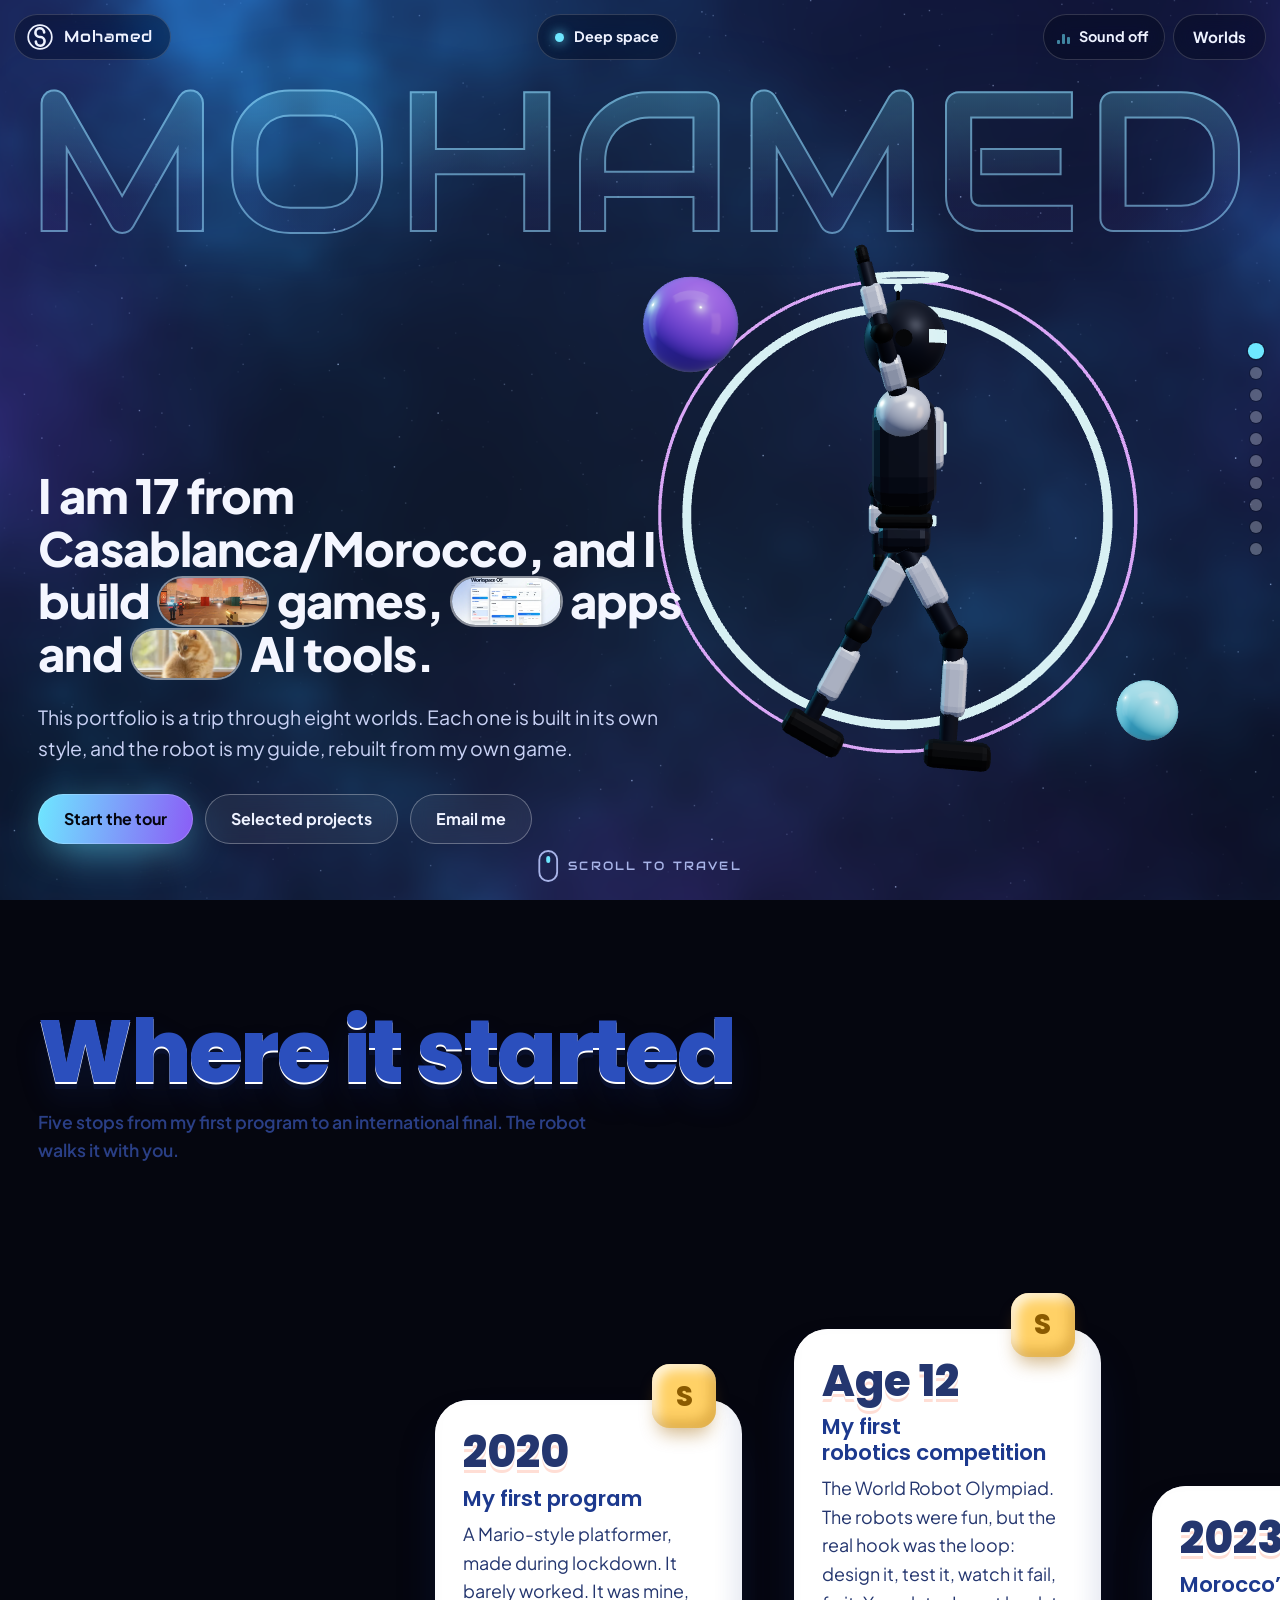
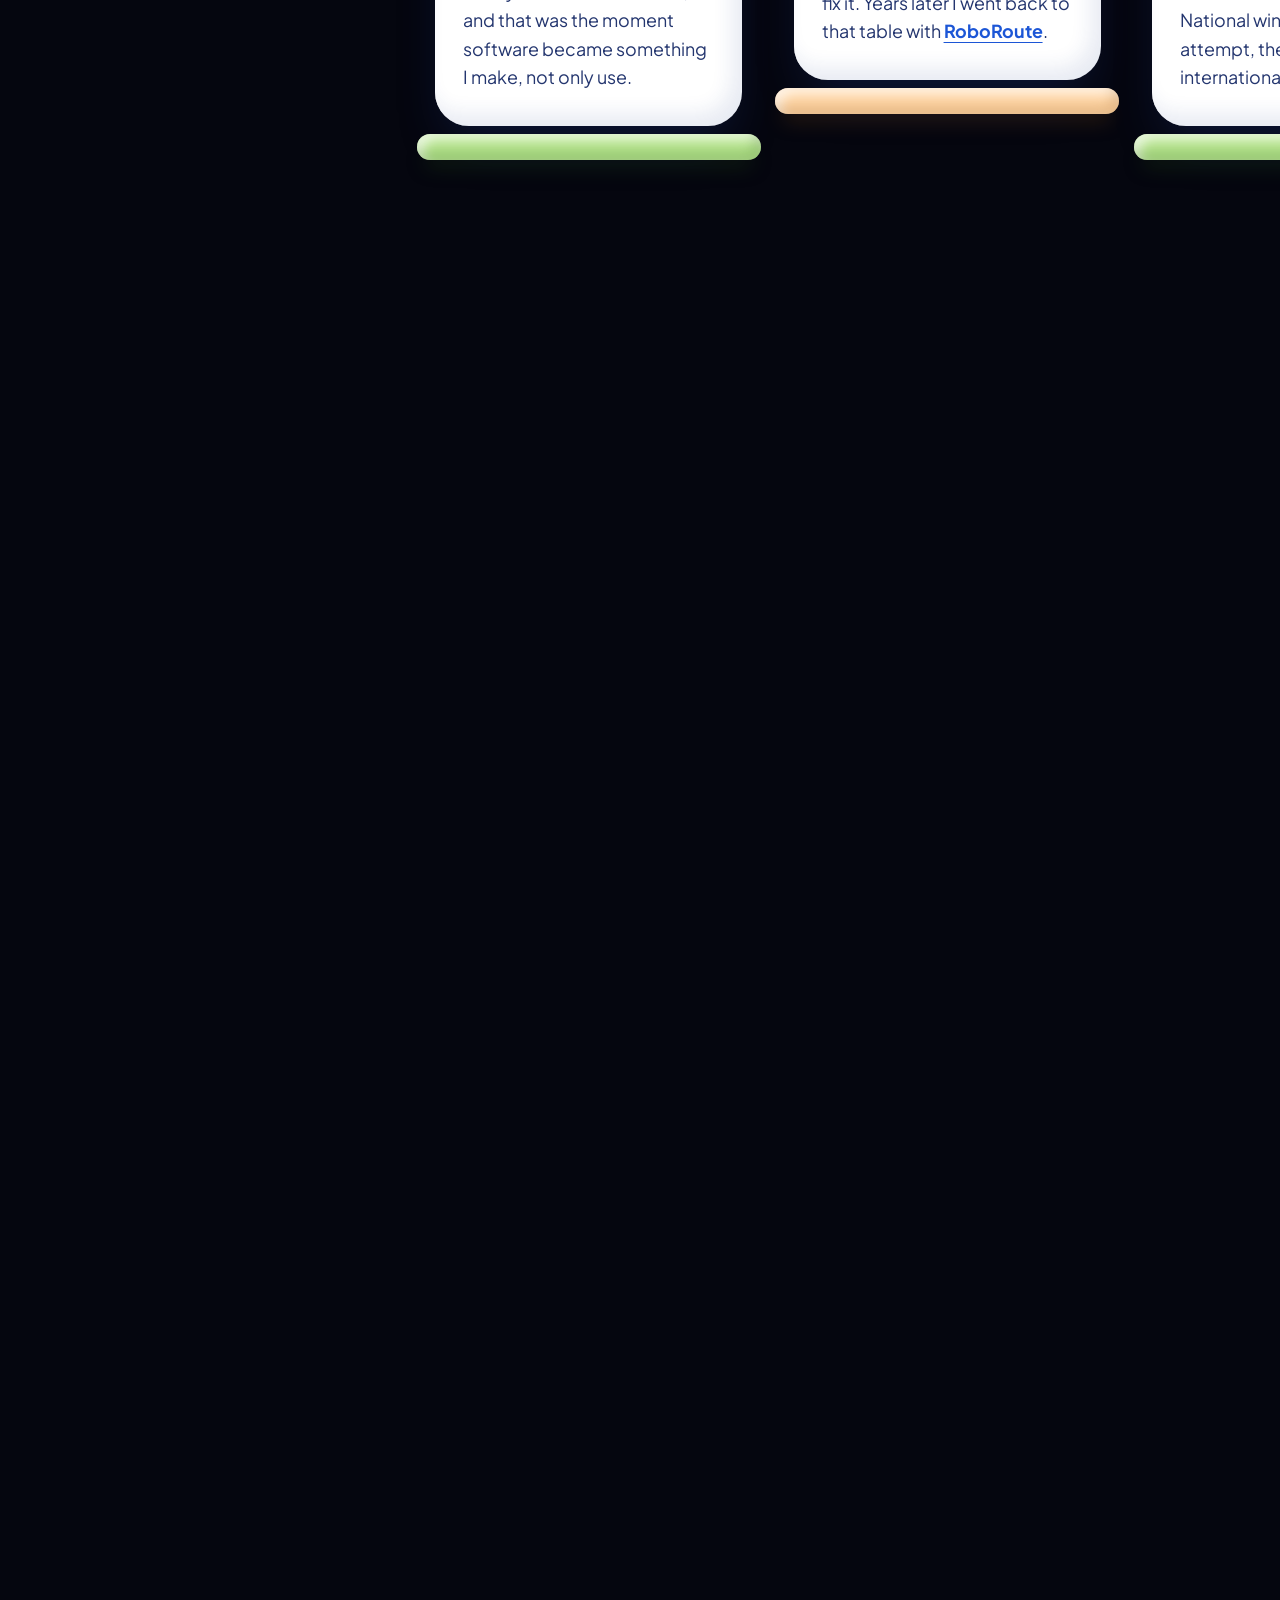
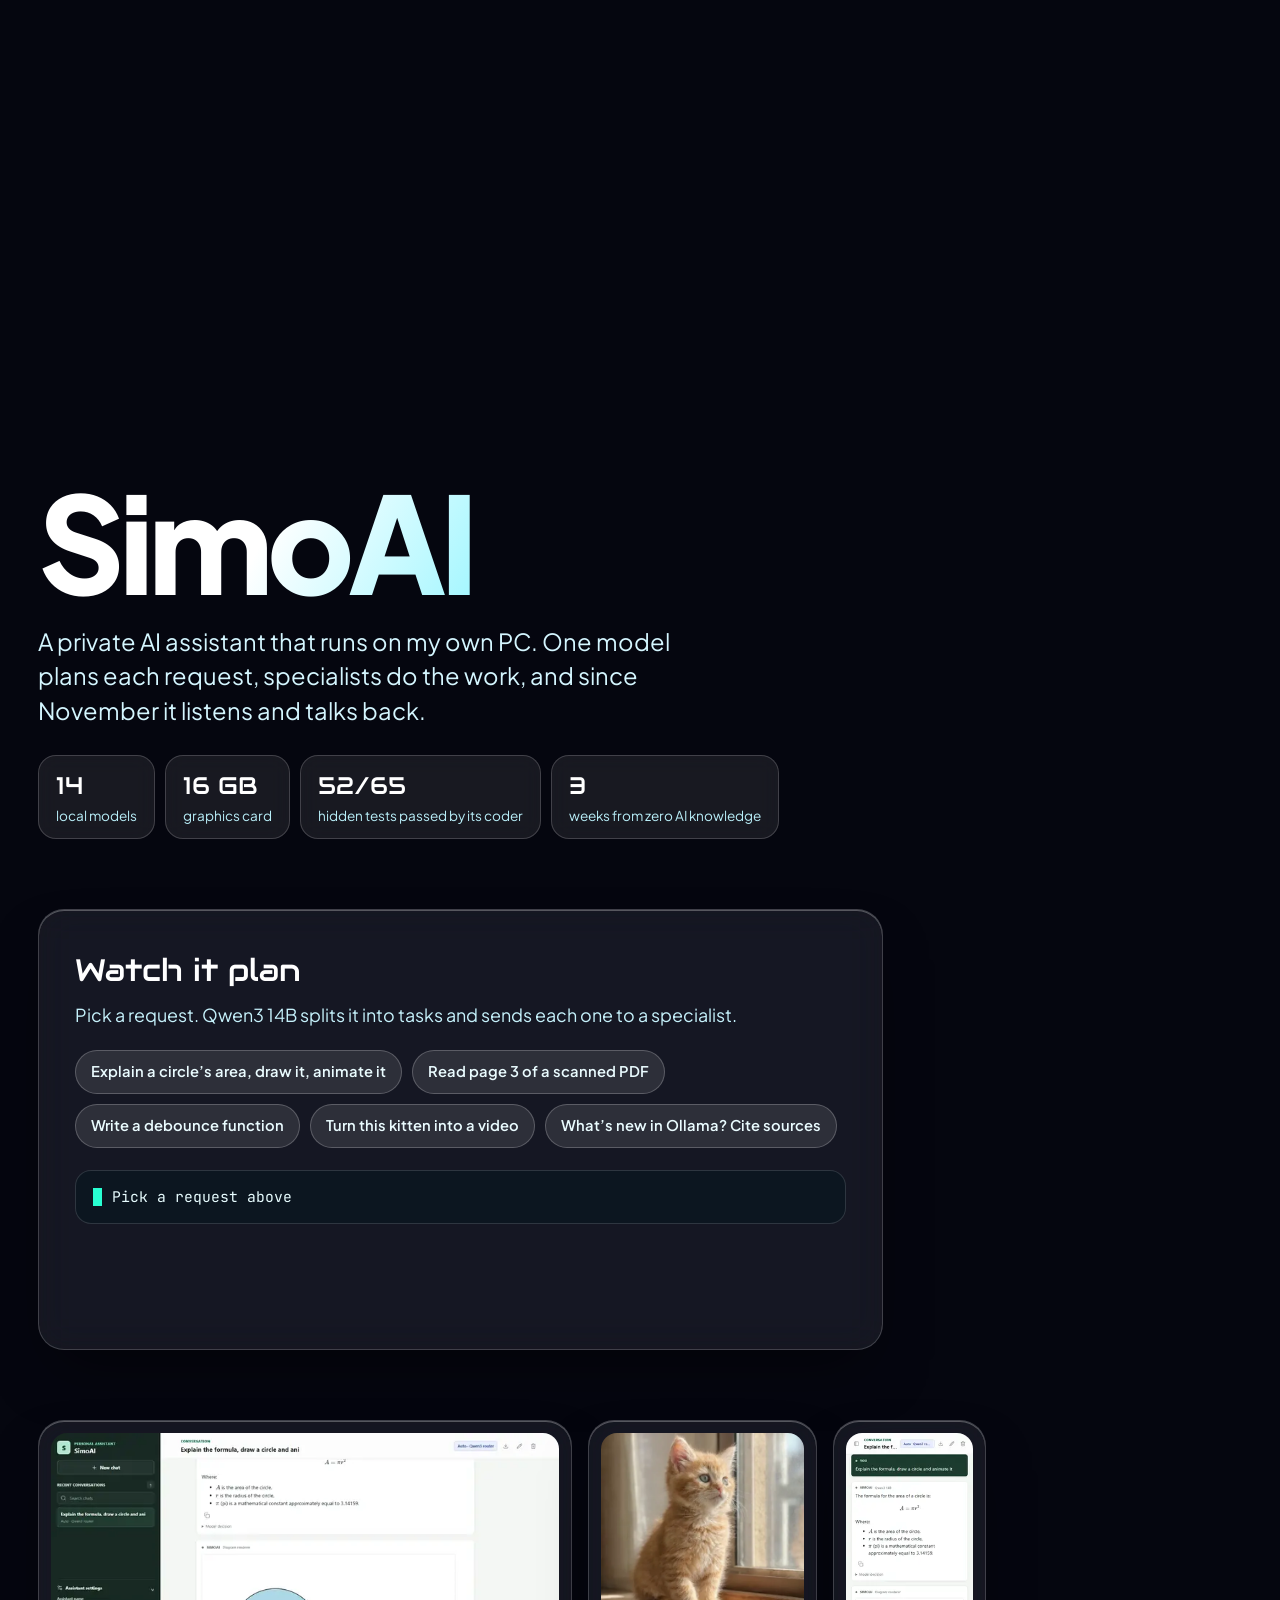
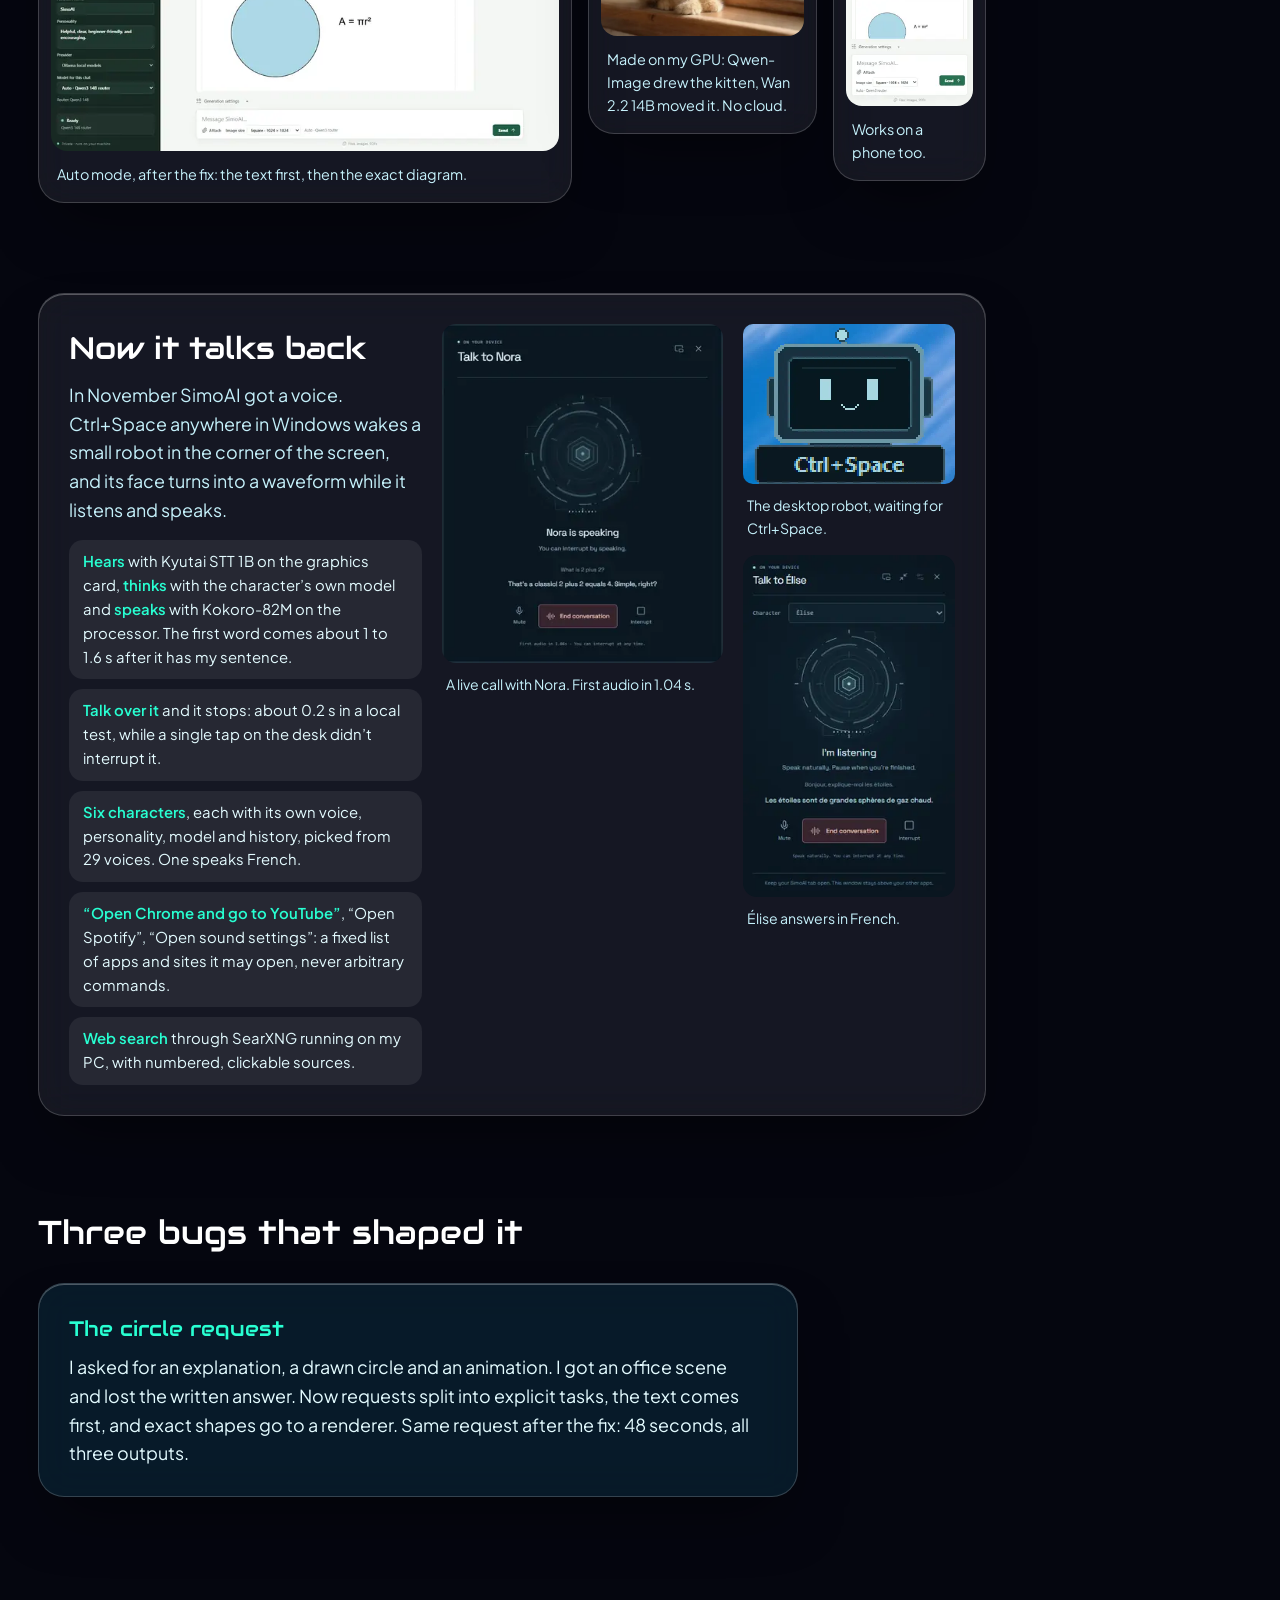
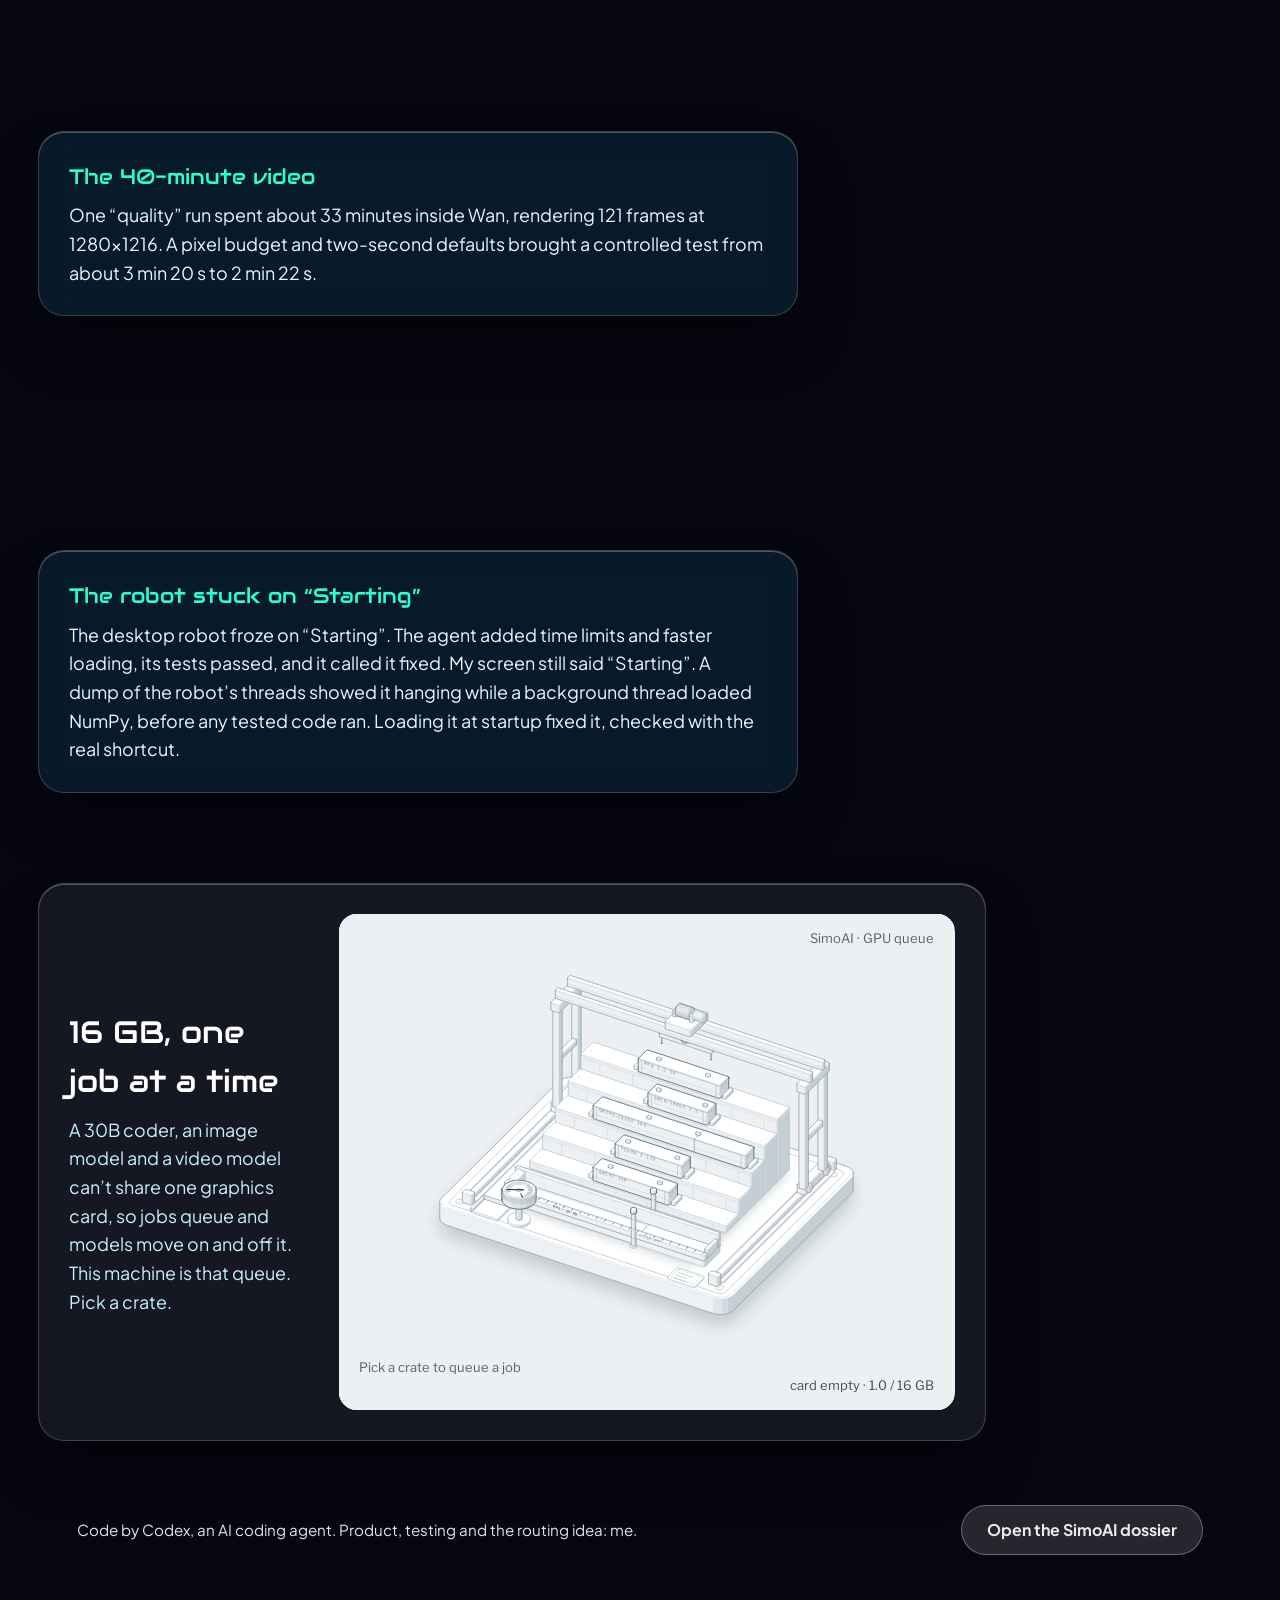
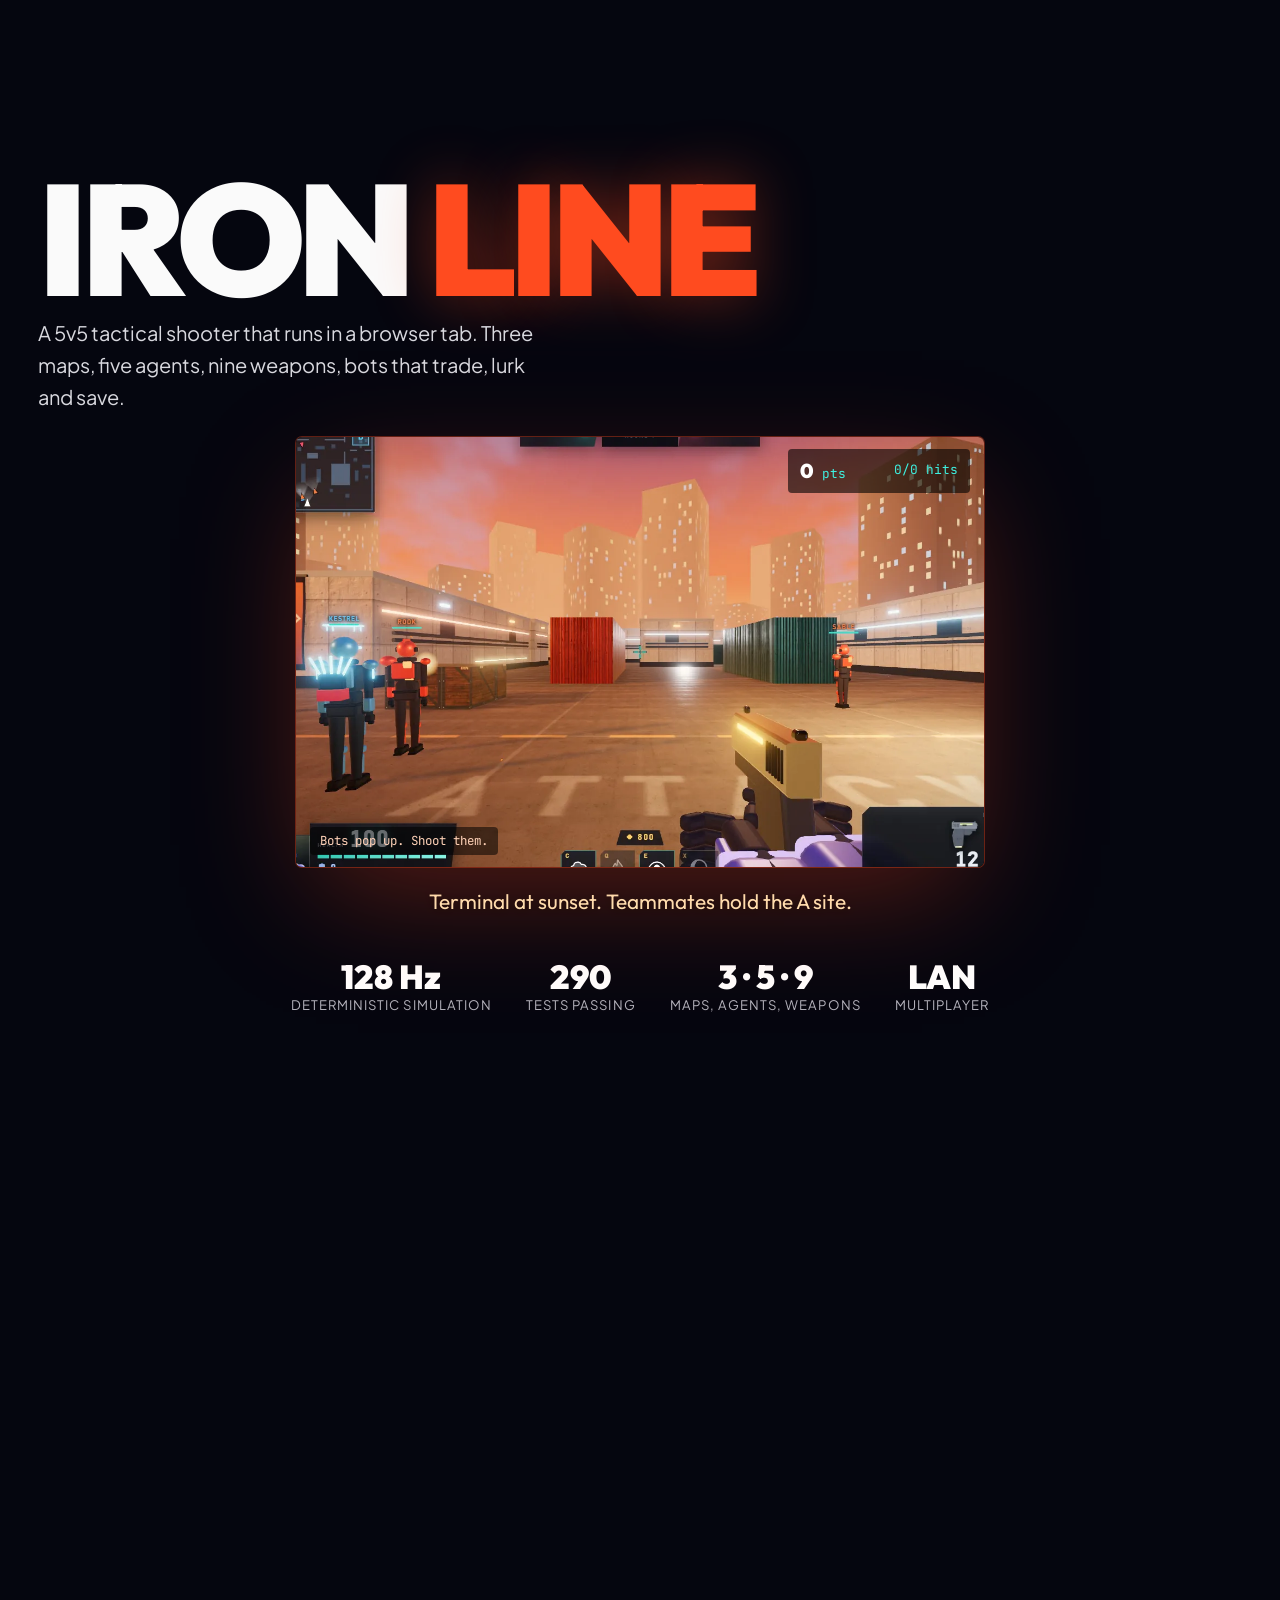
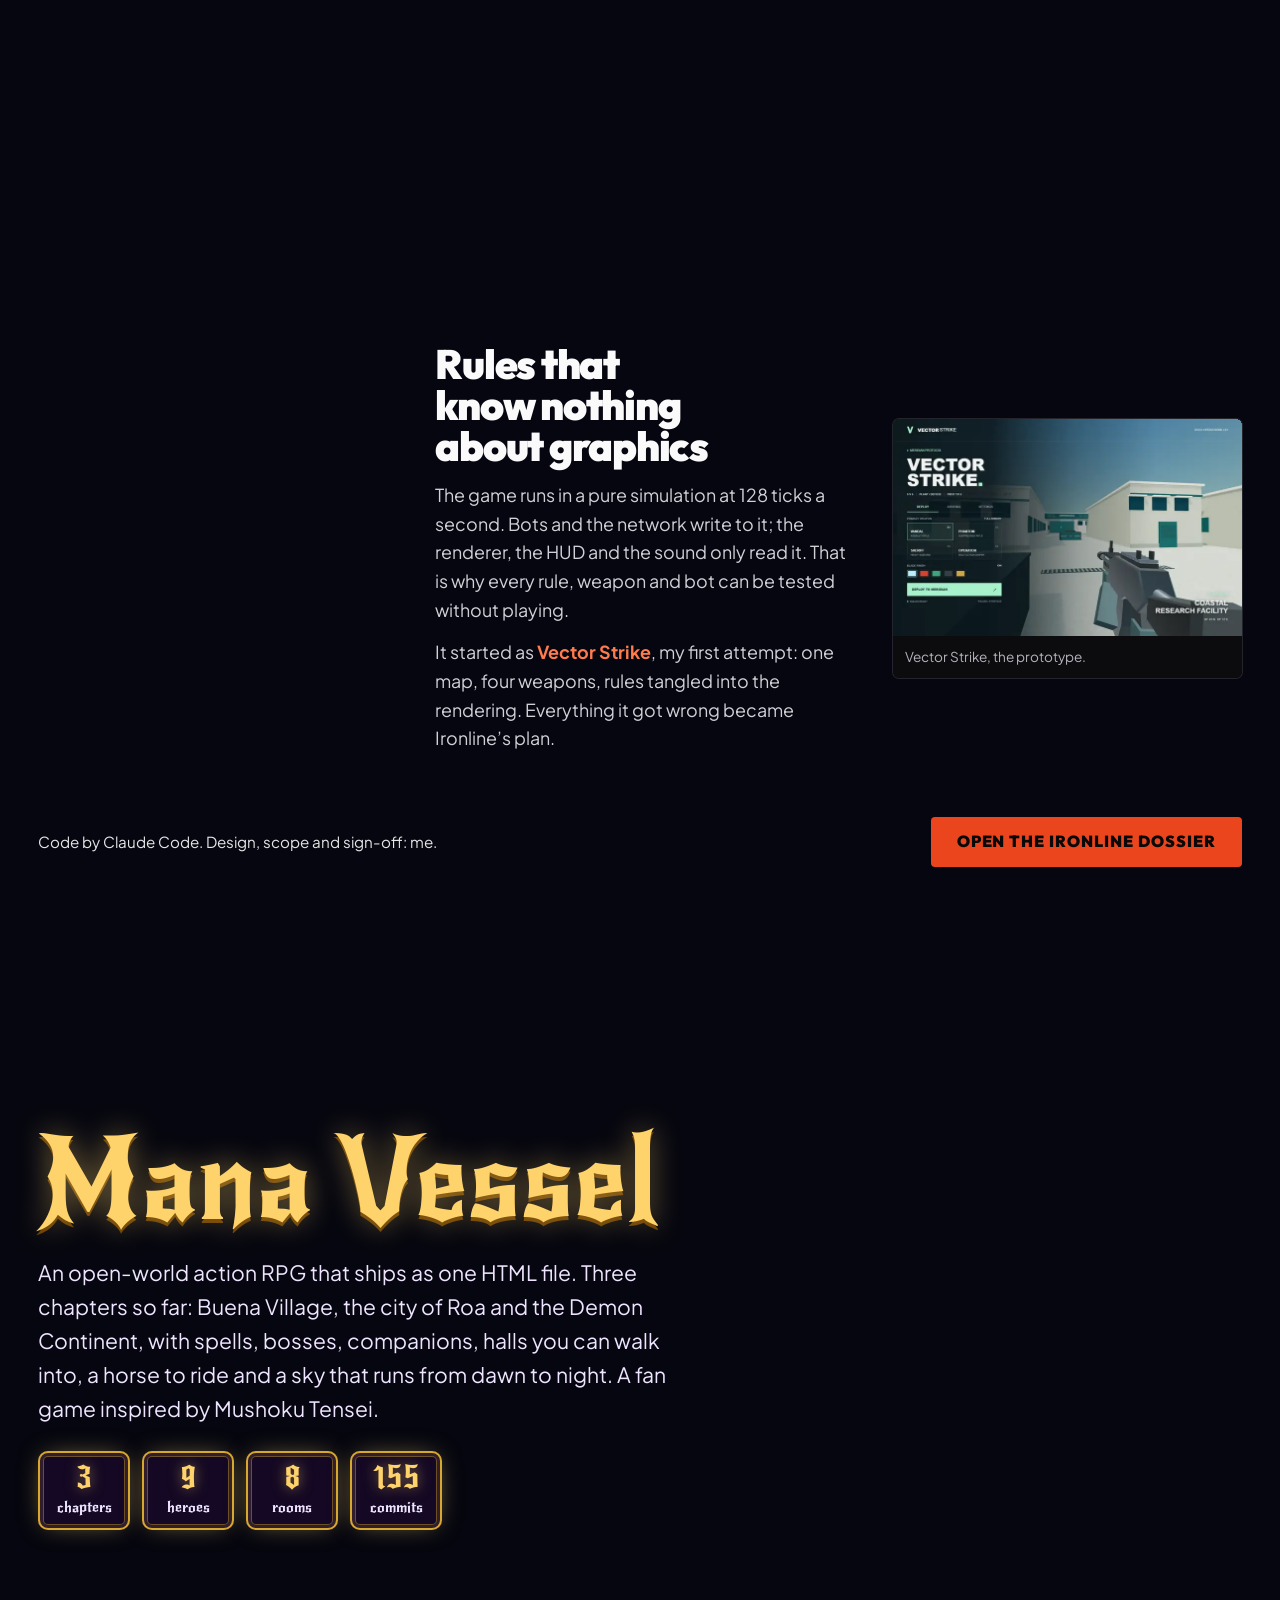
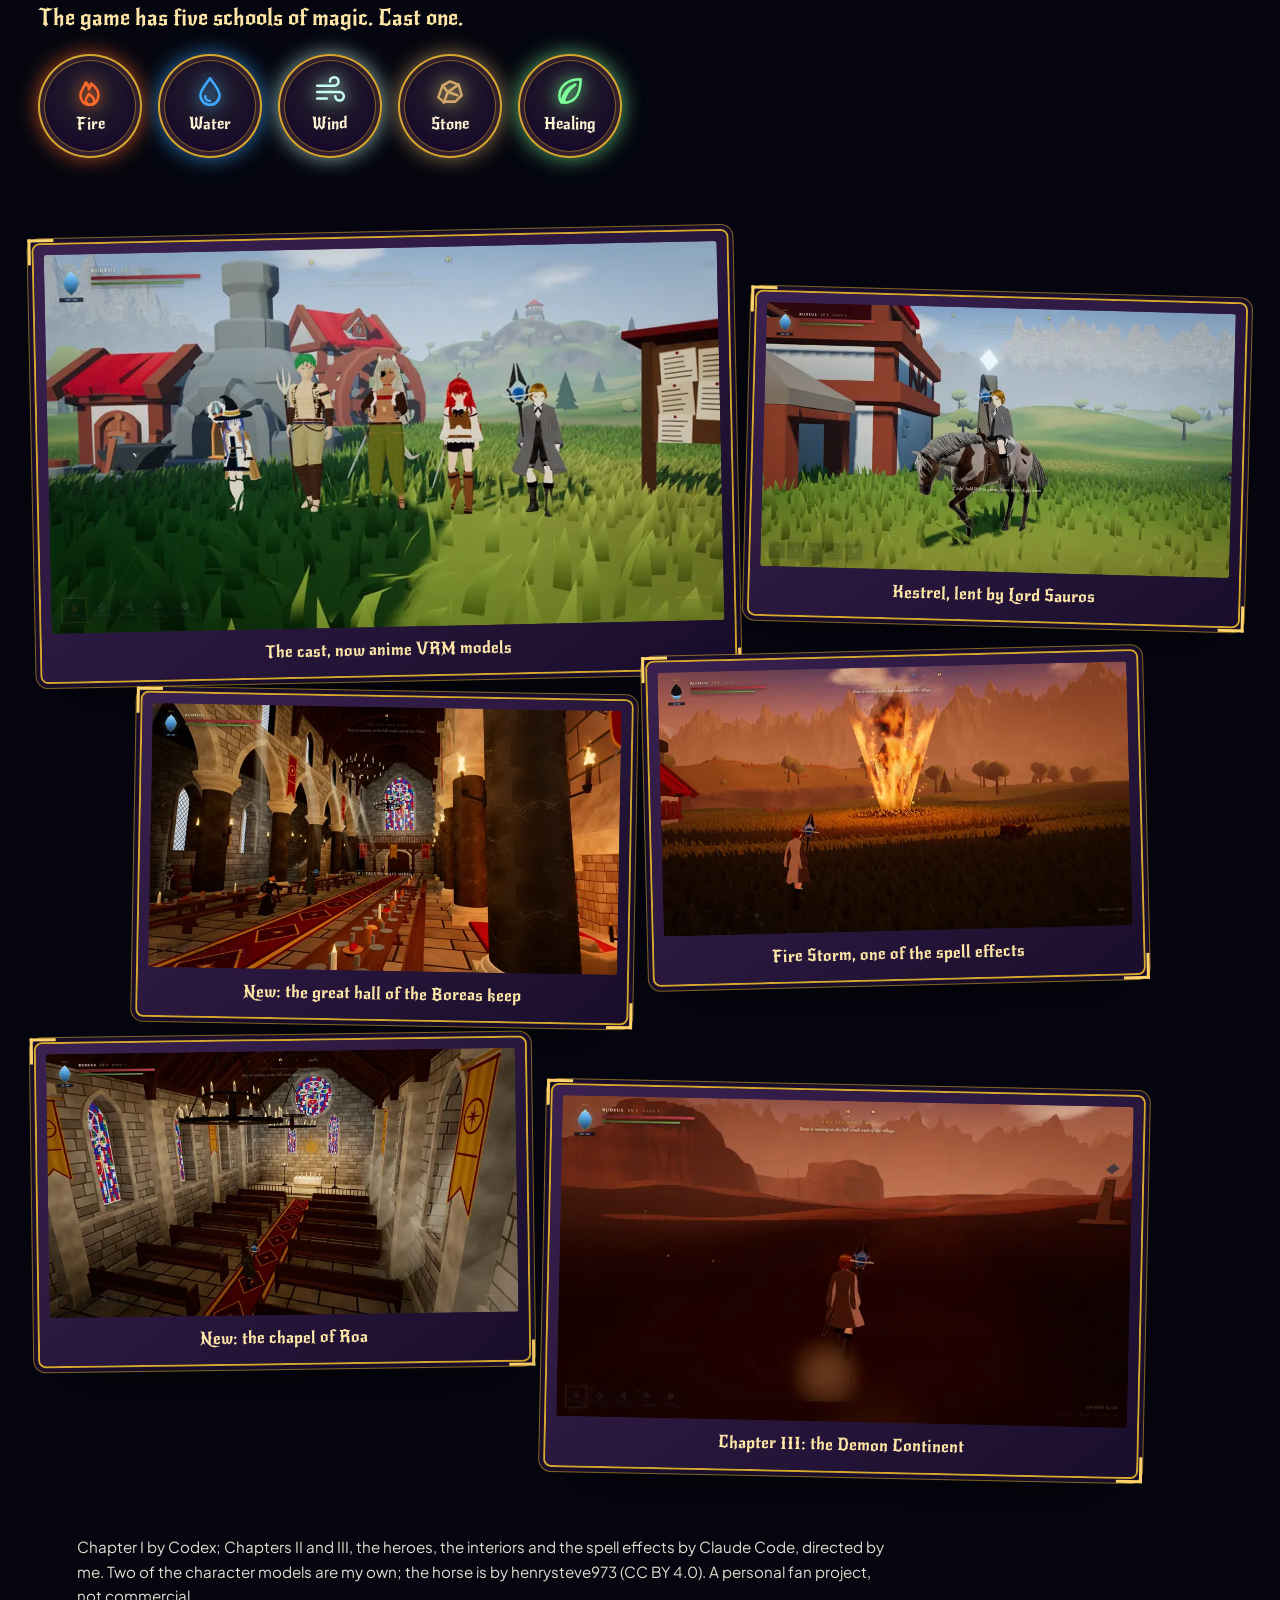
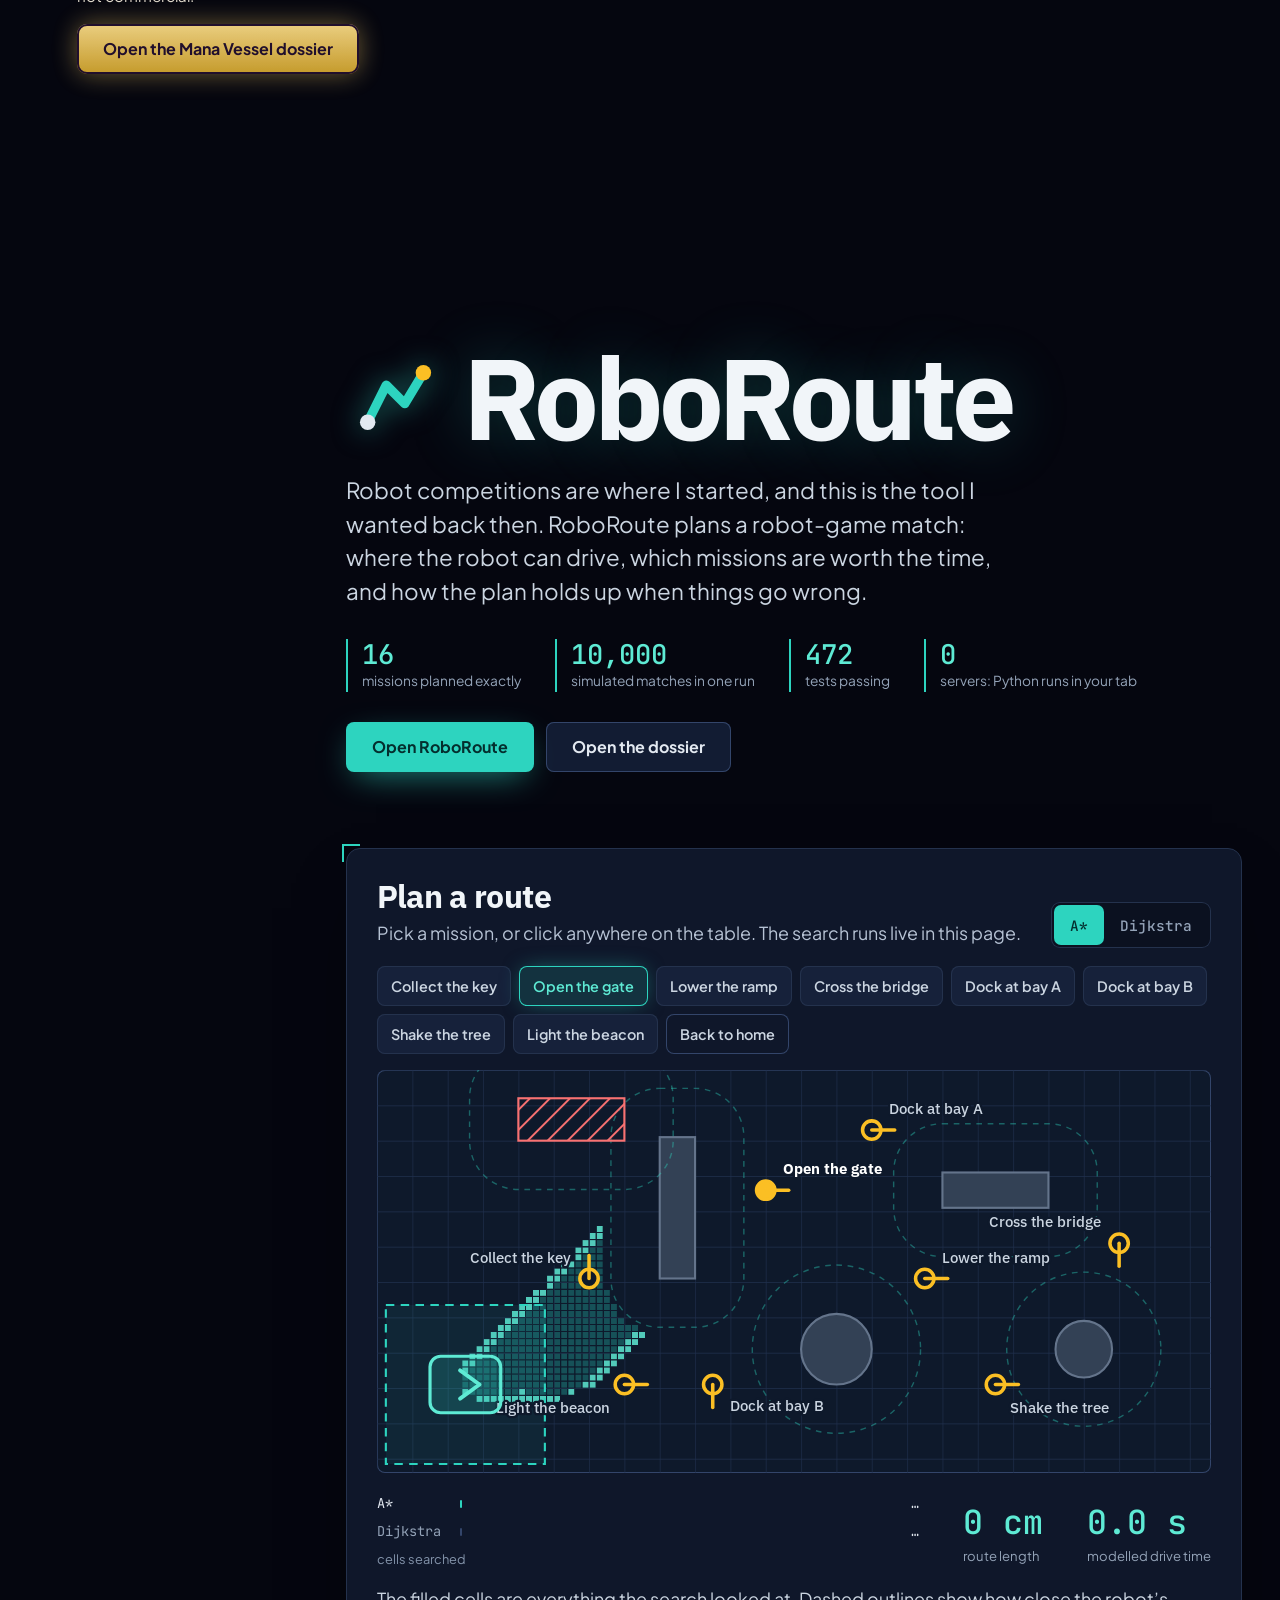
<file: index.html>
<!DOCTYPE html>
<html lang="en">
<head>
  <meta charset="UTF-8" />
  <meta name="viewport" content="width=device-width, initial-scale=1" />
  <title>Mohamed: eight worlds of games, apps, robots and AI tools</title>
  <meta name="description" content="Mohamed is 17 and builds software in Casablanca, Morocco. Scroll through eight worlds: a local AI assistant, a browser tactical shooter, a fantasy RPG, a strategy planner for robot competitions, sites for real businesses and motion films, guided by a robot rebuilt from his own game." />
  <meta name="theme-color" content="#05060f" />
  <link rel="canonical" href="https://semo-el.github.io/Portfolio_V5/" />
  <meta property="og:type" content="website" />
  <meta property="og:title" content="Mohamed: eight worlds" />
  <meta property="og:description" content="A scroll-through portfolio: SimoAI, Ironline, Mana Vessel, RoboRoute, real client sites and films, from a 17-year-old builder in Casablanca, Morocco." />
  <meta property="og:image" content="https://semo-el.github.io/Portfolio_V5/images/og-image.png" />
  <meta name="twitter:card" content="summary_large_image" />
  <link rel="icon" href="favicon.svg" type="image/svg+xml" />
  <link rel="preconnect" href="https://fonts.googleapis.com" />
  <link rel="preconnect" href="https://fonts.gstatic.com" crossorigin />
  <link href="https://fonts.googleapis.com/css2?family=Audiowide&family=Bangers&family=Darker+Grotesque:wght@600;900&family=IBM+Plex+Sans:wght@500;700&family=JetBrains+Mono:wght@500&family=Limelight&family=New+Rocker&family=Outfit:wght@400;900&family=Plus+Jakarta+Sans:wght@400;500;700;800&family=Poppins:wght@600;800&display=swap" rel="stylesheet" />
  <link rel="stylesheet" href="css/site.css" />
  <script>document.documentElement.classList.add('js');</script>
</head>
<body>
  <a class="skip" href="#origins">Skip the intro</a>

  <!-- the worlds are painted behind and around the page -->
  <canvas class="layer-bg" id="bg" aria-hidden="true"></canvas>
  <canvas class="layer-fg" id="fg" aria-hidden="true"></canvas>
  <div class="bubble" id="bubble" role="status" aria-live="polite" hidden></div>

  <!-- ================================================================ HUD -->
  <header class="hud" id="hud">
    <a class="hud-mark" href="#start" aria-label="Mohamed, back to the start">
      <svg class="mark" viewBox="0 0 64 64" aria-hidden="true"><circle cx="32" cy="32" r="27" fill="none" stroke="currentColor" stroke-width="4"/><path d="M41.5 21.5a10 10 0 1 0-9.5 10.5a10 10 0 1 1-9.5 10.5" fill="none" stroke="currentColor" stroke-width="6" stroke-linecap="round"/></svg>
      <span>Mohamed</span>
    </a>
    <p class="hud-world"><span class="hud-dot" aria-hidden="true"></span><span id="worldName">Deep space</span></p>
    <div class="hud-right">
    <button class="hud-sound" id="soundBtn" type="button" aria-pressed="false" aria-label="Sound"><span class="eq" aria-hidden="true"><i></i><i></i><i></i></span><span class="hud-sound-label">Sound off</span></button>
    <button class="hud-map" id="mapBtn" type="button" aria-expanded="false" aria-controls="worldMap">Worlds</button>
    </div>
  </header>
  <nav class="rail" id="rail" aria-label="Chapters">
    <a href="#start" data-rail="start"><span>Start</span></a>
    <a href="#origins" data-rail="origins"><span>Where it started</span></a>
    <a href="#simoai" data-rail="simoai"><span>SimoAI</span></a>
    <a href="#ironline" data-rail="ironline"><span>Ironline</span></a>
    <a href="#mana" data-rail="mana"><span>Mana Vessel</span></a>
    <a href="#roboroute" data-rail="roboroute"><span>RoboRoute</span></a>
    <a href="#shipped" data-rail="shipped"><span>Shipped</span></a>
    <a href="#studio" data-rail="studio"><span>Studio</span></a>
    <a href="#method" data-rail="method"><span>How I work</span></a>
    <a href="#contact" data-rail="contact"><span>Contact</span></a>
  </nav>
  <div class="world-map" id="worldMap" hidden>
    <div class="wm-inner">
      <p class="wm-title">Pick a world</p>
      <ol class="wm-list">
        <li><a href="#start" style="--a:#05060f;--b:#6ee7ff"><b>Deep space</b><span>Start</span></a></li>
        <li><a href="#origins" style="--a:#ffe4d4;--b:#8ecae6"><b>Clay</b><span>Where it started, 2020 to Houston</span></a></li>
        <li><a href="#simoai" style="--a:#042030;--b:#28ffd2"><b>Glass lab</b><span>SimoAI, local AI on one GPU</span></a></li>
        <li><a href="#ironline" style="--a:#060607;--b:#ff4b1f"><b>Night arena</b><span>Ironline, a 5v5 browser shooter</span></a></li>
        <li><a href="#mana" style="--a:#2a1440;--b:#ffd36b"><b>Twilight valley</b><span>Mana Vessel, a fantasy RPG</span></a></li>
        <li><a href="#roboroute" style="--a:#0b1120;--b:#2dd4bf"><b>Game table</b><span>RoboRoute, strategy for robot games</span></a></li>
        <li><a href="#shipped" style="--a:#cdc9c2;--b:#dd614c"><b>Concrete</b><span>Shipped: seven sites and tools</span></a></li>
        <li><a href="#studio" style="--a:#fbf6ea;--b:#2547d0"><b>Paper and ink</b><span>Films and a machine you can drive</span></a></li>
        <li><a href="#method" style="--a:#0d0d0f;--b:#e9e4d8"><b>Editorial</b><span>How I work with AI agents</span></a></li>
        <li><a href="#contact" style="--a:#05060f;--b:#6ee7ff"><b>Back to space</b><span>Contact</span></a></li>
      </ol>
      <button class="wm-close" type="button" data-close-map>Close</button>
    </div>
  </div>

  <main id="main">
    <!-- ============================================================ START: deep space -->
    <section class="w w-cosmic start" id="start" data-world="cosmic" data-robot="0.5,-0.86,0.62,-0.35" data-robot-m="0.5,0.06,0.2,-0.3" aria-labelledby="start-h">
      <h1 class="giant under" id="start-h" aria-label="Mohamed"><span class="giant-in">MOHAMED</span></h1>
      <div class="start-copy">
        <p class="start-line">I am 17 from Casablanca/Morocco, and I build <span class="pill"><img src="images/t/ironline-terminal.webp" width="704" height="440" alt="" loading="lazy" decoding="async"></span>&nbsp;games, <span class="pill"><img src="images/t/workspace-dashboard.webp" width="848" height="440" alt="" loading="lazy" decoding="async"></span>&nbsp;apps and <span class="pill"><img src="images/t/simoai-kitten.webp" width="440" height="440" alt="" loading="lazy" decoding="async"></span>&nbsp;AI&nbsp;tools.</p>
        <p class="start-sub">This portfolio is a trip through eight worlds. Each one is built in its own style, and the robot is my guide, rebuilt from my own game.</p>
        <p class="start-act">
          <a class="btn btn-cosmic" href="#origins">Start the tour</a>
          <a class="btn btn-ghost" href="selected/">Selected projects</a>
          <a class="btn btn-ghost" href="mailto:elomaris310@gmail.com?subject=Hi%20Mohamed">Email me</a>
        </p>
      </div>
      <p class="scroll-hint" aria-hidden="true"><span class="scroll-wheel"></span>Scroll to travel</p>
    </section>

    <!-- ============================================================ ORIGINS: clay -->
    <section class="w w-clay origins" id="origins" data-world="clay" data-robot="-0.62,-0.62,0.4,0.6" data-robot-m="-0.62,-0.95,0.26,0.6" aria-labelledby="origins-h">
      <div class="clay-pin" id="clayPin">
        <div class="clay-head">
          <h2 id="origins-h" class="clay-title">Where it started</h2>
          <p class="clay-sub">Five stops from my first program to an international final. The robot walks it with you.</p>
        </div>
        <div class="clay-track" id="clayTrack">
          <article class="station" data-stop="0">
            <button class="block" type="button" aria-label="Bump the 2020 block"><span class="block-face">S</span></button>
            <p class="station-year">2020</p>
            <h3>My first program</h3>
            <p>A Mario-style platformer, made during lockdown. It barely worked. It was mine, and that was the moment software became something I make, not only use.</p>
          </article>
          <article class="station" data-stop="1">
            <button class="block" type="button" aria-label="Bump the age 12 block"><span class="block-face">S</span></button>
            <p class="station-year">Age 12</p>
            <h3>My first robotics competition</h3>
            <p>The World Robot Olympiad. The robots were fun, but the real hook was the loop: design it, test it, watch it fail, fix it. Years later I went back to that table with <a href="#work/roboroute" data-open="roboroute">RoboRoute</a>.</p>
          </article>
          <article class="station" data-stop="2">
            <button class="block" type="button" aria-label="Bump the 2023 block"><span class="block-face">S</span></button>
            <p class="station-year">2023</p>
            <h3>Morocco’s WRO title</h3>
            <p>National winner on my first attempt, then the international final in Panama.</p>
          </article>
          <article class="station" data-stop="3">
            <button class="block" type="button" aria-label="Bump the 2024 block"><span class="block-face">S</span></button>
            <p class="station-year">2024</p>
            <h3>Teaching myself the web</h3>
            <p>No bootcamp and no classes, just documentation, stubbornness and ChatGPT helping and teaching me. My first real project was <a href="#work/posesandbox" data-open="posesandbox">PoseSandbox</a>, a 3D posing tool. I typed about 80% of its first version myself, asking what each function was for before it went in.</p>
          </article>
          <article class="station station-big" data-stop="4">
            <button class="block" type="button" aria-label="Bump the 2026 block"><span class="block-face">S</span></button>
            <p class="station-year">2026</p>
            <h3>First in Morocco, then Houston</h3>
            <p>I led team LOGIKO, first-timers except for me, to first place in Morocco’s FIRST LEGO League and a place at the championship in Houston. Our project was <a href="#work/archaeosmart" data-open="archaeosmart">ArchaeoSmart</a>.</p>
          </article>
          <article class="station station-next" data-stop="5">
            <p class="station-year">Sep 2026</p>
            <h3>Then the agents joined</h3>
            <p>I started running AI models on my own PC and building with AI coding agents. Keep scrolling: the next world is made of glass.</p>
          </article>
        </div>
      </div>
    </section>

    <!-- ============================================================ SIMOAI: glass lab -->
    <section class="w w-glass simoai" id="simoai" data-world="glass" data-robot="0.66,-0.55,0.42,-0.5" data-robot-m="0.64,-0.96,0.24,-0.4" aria-labelledby="simoai-h">
      <div class="glass-head">
        <h2 id="simoai-h" class="glass-title">SimoAI</h2>
        <p class="glass-lead">A private AI assistant that runs on my own PC. One model plans each request, specialists do the work, and since November it listens and talks back.</p>
        <ul class="glass-stats" aria-label="SimoAI in numbers">
          <li><b>14</b><span>local models</span></li>
          <li><b>16 GB</b><span>graphics card</span></li>
          <li><b>52/65</b><span>hidden tests passed by its coder</span></li>
          <li><b>3</b><span>weeks from zero AI knowledge</span></li>
        </ul>
      </div>

      <div class="router glass-panel" id="router">
        <div class="router-top">
          <h3>Watch it plan</h3>
          <p>Pick a request. Qwen3 14B splits it into tasks and sends each one to a specialist.</p>
        </div>
        <div class="router-chips" role="group" aria-label="Example requests">
          <button type="button" class="chip" data-req="circle" aria-pressed="false">Explain a circle’s area, draw it, animate it</button>
          <button type="button" class="chip" data-req="pdf" aria-pressed="false">Read page 3 of a scanned PDF</button>
          <button type="button" class="chip" data-req="code" aria-pressed="false">Write a debounce function</button>
          <button type="button" class="chip" data-req="video" aria-pressed="false">Turn this kitten into a video</button>
          <button type="button" class="chip" data-req="web" aria-pressed="false">What’s new in Ollama? Cite sources</button>
        </div>
        <div class="router-stage" aria-live="polite">
          <p class="router-input" id="routerInput"><span class="router-caret"></span>Pick a request above</p>
          <p class="router-plan" id="routerPlan"></p>
          <ol class="router-lanes" id="routerLanes"></ol>
          <p class="router-note" id="routerNote"></p>
        </div>
      </div>

      <div class="glass-grid">
        <figure class="glass-panel g-shot g-wide">
          <button class="sf" type="button" data-full="images/simoai-auto.webp" data-alt="SimoAI in Auto mode: one request returns a written explanation of a circle’s area, then a rendered diagram" aria-label="View larger: SimoAI in Auto mode"><img src="images/t/simoai-auto.webp" width="704" height="440" alt="SimoAI in Auto mode answering the circle request with text and a diagram" loading="lazy" decoding="async"></button>
          <figcaption>Auto mode, after the fix: the text first, then the exact diagram.</figcaption>
        </figure>
        <figure class="glass-panel g-shot g-video">
          <video class="m loop-v" src="images/simoai-kitten-wan.mp4" poster="images/t/simoai-kitten-wan.webp" muted loop playsinline preload="none" width="480" height="480" aria-label="A kitten image animated into a short clip by Wan 2.2 on Mohamed’s PC"></video>
          <figcaption>Made on my GPU: Qwen-Image drew the kitten, Wan 2.2 14B moved it. No cloud.</figcaption>
        </figure>
        <figure class="glass-panel g-shot g-phone">
          <button class="sf" type="button" data-full="images/simoai-mobile.webp" data-alt="SimoAI on a phone-sized screen: the circle answer and its diagram" aria-label="View larger: SimoAI on a phone"><img src="images/t/simoai-mobile.webp" width="204" height="440" alt="SimoAI on a phone-sized screen" loading="lazy" decoding="async"></button>
          <figcaption>Works on a phone too.</figcaption>
        </figure>
      </div>

      <div class="talk glass-panel" id="talk">
        <div class="talk-copy">
          <h3>Now it talks back</h3>
          <p>In November SimoAI got a voice. Ctrl+Space anywhere in Windows wakes a small robot in the corner of the screen, and its face turns into a waveform while it listens and speaks.</p>
          <ul class="talk-list">
            <li><b>Hears</b> with Kyutai STT 1B on the graphics card, <b>thinks</b> with the character’s own model and <b>speaks</b> with Kokoro-82M on the processor. The first word comes about 1 to 1.6 s after it has my sentence.</li>
            <li><b>Talk over it</b> and it stops: about 0.2 s in a local test, while a single tap on the desk didn’t interrupt it.</li>
            <li><b>Six characters</b>, each with its own voice, personality, model and history, picked from 29 voices. One speaks French.</li>
            <li><b>“Open Chrome and go to YouTube”</b>, “Open Spotify”, “Open sound settings”: a fixed list of apps and sites it may open, never arbitrary commands.</li>
            <li><b>Web search</b> through SearXNG running on my PC, with numbered, clickable sources.</li>
          </ul>
        </div>
        <figure class="talk-shot">
          <button class="sf" type="button" data-full="images/simoai-voice.webp" data-alt="A voice call with Nora in SimoAI: the question “What is 2 plus 2?”, her spoken answer, and “First audio in 1.04 s”" aria-label="View larger: a voice call with Nora"><img src="images/t/simoai-voice.webp" width="366" height="440" alt="A voice call with Nora: she answers “What is 2 plus 2?” out loud" loading="lazy" decoding="async"></button>
          <figcaption>A live call with Nora. First audio in 1.04 s.</figcaption>
        </figure>
        <div class="talk-side">
          <figure class="talk-robot">
            <img src="images/t/simoai-robot.webp" width="432" height="328" alt="SimoAI’s desktop robot: a small screen-headed mascot showing its Ctrl+Space shortcut" loading="lazy" decoding="async">
            <figcaption>The desktop robot, waiting for Ctrl+Space.</figcaption>
          </figure>
          <figure class="talk-shot">
            <button class="sf" type="button" data-full="images/simoai-voice-fr.webp" data-alt="SimoAI’s voice window talking to Élise in French: “Bonjour, explique-moi les étoiles”" aria-label="View larger: a voice call in French with Élise"><img src="images/t/simoai-voice-fr.webp" width="272" height="440" alt="A voice call in French with Élise" loading="lazy" decoding="async"></button>
            <figcaption>Élise answers in French.</figcaption>
          </figure>
        </div>
      </div>

      <div class="bugs" id="bugs">
        <h3 class="bugs-title">Three bugs that shaped it</h3>
        <article class="bug glass-panel">
          <h4>The circle request</h4>
          <p>I asked for an explanation, a drawn circle and an animation. I got an office scene and lost the written answer. Now requests split into explicit tasks, the text comes first, and exact shapes go to a renderer. Same request after the fix: 48 seconds, all three outputs.</p>
        </article>
        <article class="bug glass-panel">
          <h4>The 40-minute video</h4>
          <p>One “quality” run spent about 33 minutes inside Wan, rendering 121 frames at 1280×1216. A pixel budget and two-second defaults brought a controlled test from about 3 min 20 s to 2 min 22 s.</p>
        </article>
        <article class="bug glass-panel">
          <h4>The robot stuck on “Starting”</h4>
          <p>The desktop robot froze on “Starting”. The agent added time limits and faster loading, its tests passed, and it called it fixed. My screen still said “Starting”. A dump of the robot’s threads showed it hanging while a background thread loaded NumPy, before any tested code ran. Loading it at startup fixed it, checked with the real shortcut.</p>
        </article>
      </div>

      <figure class="glass-panel gpu" id="how-gpu">
        <div class="gpu-copy">
          <h3>16 GB, one job at a time</h3>
          <p>A 30B coder, an image model and a video model can’t share one graphics card, so jobs queue and models move on and off it. This machine is that queue. Pick a crate.</p>
        </div>
        <iframe class="figure-embed" data-figure src="explainers/gpu-queue.html" title="Interactive: SimoAI’s GPU queue as a crane dock. Click a crate, or press 1 to 5, to queue a job." loading="lazy"></iframe>
      </figure>

      <p class="w-foot"><span>Code by Codex, an AI coding agent. Product, testing and the routing idea: me.</span><button class="btn btn-glass" type="button" data-open="simoai">Open the SimoAI dossier</button></p>
    </section>

    <!-- ============================================================ IRONLINE: night arena -->
    <section class="w w-arena ironline" id="ironline" data-world="arena" data-robot="-0.7,-0.75,0.44,0.55" data-robot-m="0.74,-2.4,0.12,-0.3" aria-labelledby="ironline-h">
      <div class="arena-pin" id="arenaPin">
        <div class="letterbox top" aria-hidden="true"></div>
        <div class="letterbox bottom" aria-hidden="true"></div>
        <h2 class="arena-title" id="ironline-h"><span>IRON</span><span>LINE</span></h2>
        <p class="arena-tag">A 5v5 tactical shooter that runs in a browser tab. Three maps, five agents, nine weapons, bots that trade, lurk and save.</p>
        <div class="screen" id="arenaScreen" aria-label="Ironline screens. Click to fire.">
          <figure class="shot is-on" data-sub="Terminal at sunset. Teammates hold the A site."><img src="images/ironline-terminal.webp" width="1440" height="900" alt="Ironline on Terminal at sunset: teammates at the A site, the minimap and the ability bar" decoding="async"></figure>
          <figure class="shot" data-sub="Skybridge at night, from the attackers’ spawn."><img src="images/ironline-skybridge.webp" width="1440" height="900" alt="Ironline on Skybridge at night, with containers and the attackers’ spawn markings" loading="lazy" decoding="async"></figure>
          <figure class="shot" data-sub="The buy phase: sidearms, rifles, shields and four abilities per agent."><img src="images/ironline-buy.webp" width="1440" height="900" alt="The buy menu: sidearms, rifles, shields and Warden’s four abilities with their prices" loading="lazy" decoding="async"></figure>
          <figure class="shot" data-sub="The practice range, with target bots and live accuracy."><img src="images/ironline-range.webp" width="1440" height="900" alt="The practice range on Terminal, with target bots and a live accuracy panel" loading="lazy" decoding="async"></figure>
          <div class="crosshair" id="crosshair" aria-hidden="true"></div>
          <div class="hits" aria-live="polite"><span class="hits-score"><b id="score">0</b> pts</span><span id="combo" class="combo"></span><span class="hits-acc"><span id="hitTargets">0</span>/<span id="hitCount">0</span> hits</span></div>
          <p class="range-hint" aria-hidden="true">Bots pop up. Shoot them.</p>
        </div>
        <p class="subtitle" id="arenaSub" aria-live="polite">Terminal at sunset. Teammates hold the A site.</p>
        <ul class="hud-stats" aria-label="Ironline in numbers">
          <li><b>128 Hz</b><span>deterministic simulation</span></li>
          <li><b>290</b><span>tests passing</span></li>
          <li><b>3 · 5 · 9</b><span>maps, agents, weapons</span></li>
          <li><b>LAN</b><span>multiplayer</span></li>
        </ul>
      </div>
      <div class="arena-more">
        <div class="arena-text">
          <h3>Rules that know nothing about graphics</h3>
          <p>The game runs in a pure simulation at 128 ticks a second. Bots and the network write to it; the renderer, the HUD and the sound only read it. That is why every rule, weapon and bot can be tested without playing.</p>
          <p>It started as <b>Vector Strike</b>, my first attempt: one map, four weapons, rules tangled into the rendering. Everything it got wrong became Ironline’s plan.</p>
        </div>
        <figure class="arena-proto">
          <button class="sf" type="button" data-full="images/vector-loadout.webp" data-alt="Vector Strike’s loadout menu over the coastal research facility map" aria-label="View larger: Vector Strike"><img src="images/t/vector-loadout.webp" width="704" height="440" alt="Vector Strike’s loadout menu" loading="lazy" decoding="async"></button>
          <figcaption>Vector Strike, the prototype.</figcaption>
        </figure>
      </div>
      <p class="w-foot"><span>Code by Claude Code. Design, scope and sign-off: me.</span><button class="btn btn-arena" type="button" data-open="ironline">Open the Ironline dossier</button></p>
    </section>

    <!-- ============================================================ MANA VESSEL: twilight valley -->
    <section class="w w-fantasy mana" id="mana" data-world="fantasy" data-robot="0.64,-0.7,0.42,-0.55" data-robot-m="0.64,-0.96,0.24,-0.4" aria-labelledby="mana-h">
      <div class="fantasy-head">
        <h2 id="mana-h" class="fantasy-title">Mana Vessel</h2>
        <p class="fantasy-lead">An open-world action RPG that ships as one HTML file. Three chapters so far: Buena Village, the city of Roa and the Demon Continent, with spells, bosses, companions, halls you can walk into, a horse to ride and a sky that runs from dawn to night. A fan game inspired by Mushoku Tensei.</p>
        <ul class="tome" aria-label="Mana Vessel in numbers"><li><b>3</b><span>chapters</span></li><li><b>9</b><span>heroes</span></li><li><b>8</b><span>rooms</span></li><li><b>155</b><span>commits</span></li></ul>
      </div>
      <div class="runes" role="group" aria-label="Cast a spell">
        <p class="runes-hint">The game has five schools of magic. Cast one.</p>
        <div class="rune-ring">
          <button class="rune" type="button" data-spell="fire" style="--rc:#ff6a2b"><svg viewBox="0 0 32 32" aria-hidden="true" fill="none" stroke="currentColor" stroke-width="2.4" stroke-linecap="round" stroke-linejoin="round"><path d="M16 29c-6 0-9-4.5-9-9 0-5 4-7.5 5-12 2.5 2 3 4.5 3 6.5 1.5-1.5 2-3.5 2-5.5 4 3 7 7.5 7 11 0 4.5-3 9-8 9z"/><path d="M16 29c-2.5 0-4-2-4-4.2 0-2.4 2-3.6 3-6 1.5 1.5 5 3.4 5 6 0 2.4-1.6 4.2-4 4.2z"/></svg><span class="rune-name">Fire</span></button>
          <button class="rune" type="button" data-spell="water" style="--rc:#3fa9ff"><svg viewBox="0 0 32 32" aria-hidden="true" fill="none" stroke="currentColor" stroke-width="2.4" stroke-linecap="round" stroke-linejoin="round"><path d="M16 4c4 6 9 11 9 16a9 9 0 0 1-18 0c0-5 5-10 9-16z"/><path d="M11.5 21a4.5 4.5 0 0 0 4.5 4.5"/></svg><span class="rune-name">Water</span></button>
          <button class="rune" type="button" data-spell="wind" style="--rc:#c8fff2"><svg viewBox="0 0 32 32" aria-hidden="true" fill="none" stroke="currentColor" stroke-width="2.4" stroke-linecap="round" stroke-linejoin="round"><path d="M4 11h16a4 4 0 1 0-4-4"/><path d="M4 17h21a4 4 0 1 1-4 4"/><path d="M4 23h9"/></svg><span class="rune-name">Wind</span></button>
          <button class="rune" type="button" data-spell="stone" style="--rc:#d1a86c"><svg viewBox="0 0 32 32" aria-hidden="true" fill="none" stroke="currentColor" stroke-width="2.4" stroke-linecap="round" stroke-linejoin="round"><path d="M5 22l4-11 7-4 8 3 3 10-6 6H10z"/><path d="M9 11l5 6 10-7M14 17l-4 10M14 17l9 3"/></svg><span class="rune-name">Stone</span></button>
          <button class="rune" type="button" data-spell="healing" style="--rc:#7dff9a"><svg viewBox="0 0 32 32" aria-hidden="true" fill="none" stroke="currentColor" stroke-width="2.4" stroke-linecap="round" stroke-linejoin="round"><path d="M26 5C13 5 6 12 6 21c0 3 1 5 2 6 1-8 6-14 13-17-6 4-10 10-11 17 9 0 16-6 16-22z"/></svg><span class="rune-name">Healing</span></button>
        </div>
      </div>
      <div class="scrolls" data-group="mana">
        <figure class="scroll-frame f1"><button class="sf" type="button" data-full="images/mana-heroes.webp" data-alt="Roxy, Ruijerd, Ghislaine, Eris and Rudeus as anime VRM models, standing in Buena Village" aria-label="View larger: The cast, now anime VRM models"><img src="images/t/mana-heroes.webp" width="782" height="440" alt="Roxy, Ruijerd, Ghislaine, Eris and Rudeus as anime VRM models, standing in Buena Village" loading="lazy" decoding="async"></button><figcaption>The cast, now anime VRM models</figcaption></figure>
        <figure class="scroll-frame f2"><button class="sf" type="button" data-full="images/mana-kestrel.webp" data-alt="Rudeus riding Kestrel, a skewbald mare, on the grass beside a village house" aria-label="View larger: Kestrel, lent by Lord Sauros"><img src="images/t/mana-kestrel.webp" width="782" height="440" alt="Rudeus riding Kestrel, a skewbald mare, on the grass beside a village house" loading="lazy" decoding="async"></button><figcaption>Kestrel, lent by Lord Sauros</figcaption></figure>
        <figure class="scroll-frame f3"><button class="sf" type="button" data-full="images/mana-great-hall.webp" data-alt="The great hall of the Boreas keep: stone arches, a stained glass window, light shafts and a long table laid for supper" aria-label="View larger: New: the great hall of the Boreas keep"><img src="images/t/mana-great-hall.webp" width="782" height="440" alt="The great hall of the Boreas keep: stone arches, a stained glass window, light shafts and a long table laid for supper" loading="lazy" decoding="async"></button><figcaption>New: the great hall of the Boreas keep</figcaption></figure>
        <figure class="scroll-frame f4"><button class="sf" type="button" data-full="images/mana-firestorm.webp" data-alt="Rudeus casting Fire Storm: a pillar of flame bursts from the field at dusk" aria-label="View larger: Fire Storm, one of the spell effects"><img src="images/t/mana-firestorm.webp" width="782" height="440" alt="Rudeus casting Fire Storm: a pillar of flame bursts from the field at dusk" loading="lazy" decoding="async"></button><figcaption>Fire Storm, one of the spell effects</figcaption></figure>
        <figure class="scroll-frame f5"><button class="sf" type="button" data-full="images/mana-chapel.webp" data-alt="The chapel of Roa from above the pews: stained glass, a rose window, banners and light falling across the aisle" aria-label="View larger: New: the chapel of Roa"><img src="images/t/mana-chapel.webp" width="782" height="440" alt="The chapel of Roa from above the pews: stained glass, a rose window, banners and light falling across the aisle" loading="lazy" decoding="async"></button><figcaption>New: the chapel of Roa</figcaption></figure>
        <figure class="scroll-frame f6"><button class="sf" type="button" data-full="images/mana-demon-waste.webp" data-alt="Dusk on the Demon Continent: red mesas and dry grass under a rust sky" aria-label="View larger: Chapter III: the Demon Continent"><img src="images/t/mana-demon-waste.webp" width="782" height="440" alt="Dusk on the Demon Continent: red mesas and dry grass under a rust sky" loading="lazy" decoding="async"></button><figcaption>Chapter III: the Demon Continent</figcaption></figure>
      </div>
      <p class="w-foot"><span>Chapter I by Codex; Chapters II and III, the heroes, the interiors and the spell effects by Claude Code, directed by me. Two of the character models are my own; the horse is by henrysteve973 (CC BY 4.0). A personal fan project, not commercial.</span><button class="btn btn-fantasy" type="button" data-open="mana">Open the Mana Vessel dossier</button></p>
    </section>

    <!-- ============================================================ ROBOROUTE: game table -->
    <section class="w w-field roboroute" id="roboroute" data-world="field" data-robot="-0.72,-0.66,0.4,0.55" data-robot-m="0.72,-0.97,0.2,-0.4" aria-labelledby="roboroute-h">
      <div class="field-head">
        <h2 id="roboroute-h" class="field-title"><svg class="field-mark" viewBox="0 0 32 32" aria-hidden="true"><path d="M7 24 L13 12 L19 18 L25 8" fill="none" stroke="#2dd4bf" stroke-width="3" stroke-linecap="round" stroke-linejoin="round"/><circle cx="7" cy="24" r="2.5" fill="#e2e8f0"/><circle cx="25" cy="8" r="2.5" fill="#fbbf24"/></svg>RoboRoute</h2>
        <p class="field-lead">Robot competitions are where I started, and this is the tool I wanted back then. RoboRoute plans a robot-game match: where the robot can drive, which missions are worth the time, and how the plan holds up when things go wrong.</p>
        <ul class="field-stats" aria-label="RoboRoute in numbers">
          <li><b>16</b><span>missions planned exactly</span></li>
          <li><b>10,000</b><span>simulated matches in one run</span></li>
          <li><b>472</b><span>tests passing</span></li>
          <li><b>0</b><span>servers: Python runs in your tab</span></li>
        </ul>
        <p class="field-act">
          <a class="btn btn-field" href="https://semo-el.github.io/ROBOROUTE/" target="_blank" rel="noopener">Open RoboRoute<span class="vh"> (opens in a new tab)</span></a>
          <button class="btn btn-field-ghost" type="button" data-open="roboroute">Open the dossier</button>
        </p>
      </div>

      <div class="planner field-panel" id="planner">
        <div class="planner-top">
          <div>
            <h3>Plan a route</h3>
            <p>Pick a mission, or click anywhere on the table. The search runs live in this page.</p>
          </div>
          <div class="planner-algo" role="group" aria-label="Search algorithm">
            <button type="button" data-algo="astar" aria-pressed="true">A*</button>
            <button type="button" data-algo="dijkstra" aria-pressed="false">Dijkstra</button>
          </div>
        </div>
        <div class="planner-chips" role="group" aria-label="Missions"></div>
        <div class="planner-stage"></div>
        <div class="planner-read">
          <div class="pl-compare" aria-label="Cells each algorithm searched">
            <p class="pl-row" data-row="astar"><span>A*</span><i id="plBarA"></i><b id="plA">0</b></p>
            <p class="pl-row" data-row="dijkstra"><span>Dijkstra</span><i id="plBarD"></i><b id="plD">0</b></p>
            <p class="pl-cap">cells searched</p>
          </div>
          <p class="pl-num"><b id="plLen">0 cm</b><span>route length</span></p>
          <p class="pl-num"><b id="plTime">0.0 s</b><span>modelled drive time</span></p>
        </div>
        <p class="planner-msg" id="plMsg" aria-live="polite">The filled cells are everything the search looked at. Dashed outlines show how close the robot’s centre may come to an obstacle.</p>
        <p class="planner-note">This table is the app’s fictional example. The demo is a small JavaScript port written for this page; the real engine is Python, and on the route to the gate both give the same path and search the same 721 cells.</p>
      </div>

      <p class="w-foot"><span>Code by Claude Code. The idea, the scope and the sign-off: me. Every example table in it is fictional.</span><button class="btn btn-field-ghost" type="button" data-open="roboroute">Open the RoboRoute dossier</button></p>
    </section>

    <!-- ============================================================ SHIPPED: concrete -->
    <section class="w w-concrete shipped" id="shipped" data-world="concrete" data-robot="0.8,-0.92,0.26,-0.6" data-robot-m="0.7,-0.98,0.2,-0.5" aria-labelledby="shipped-h">
      <h2 class="brutal-title" id="shipped-h">SHIPPED<span>.</span></h2>
      <p class="brutal-lead">Real sites and tools, live on the internet. Some for real businesses, with real customers and real money.</p>
      <div class="marquee" aria-hidden="true"><div class="marquee-track">
        <span>LIVE ON THE INTERNET</span><span>BUILT IN A DAY</span><span>TWO COLOURWAYS SOLD OUT</span><span>1ST IN MOROCCO</span><span>WORKS OFFLINE</span><span>NO ACCOUNT NEEDED</span><span>ROW-LEVEL SECURITY</span>
        <span>LIVE ON THE INTERNET</span><span>BUILT IN A DAY</span><span>TWO COLOURWAYS SOLD OUT</span><span>1ST IN MOROCCO</span><span>WORKS OFFLINE</span><span>NO ACCOUNT NEEDED</span><span>ROW-LEVEL SECURITY</span>
      </div></div>
      <div class="slices" id="slices">
        
        <article class="slice is-open" style="--sc:#dd614c">
          <button class="slice-tab" type="button" aria-expanded="true" aria-controls="slice-archaeosmart"><span class="slice-name">ArchaeoSmart</span><span class="slice-tag">FLL winner</span></button>
          <div class="slice-body" id="slice-archaeosmart">
            <div class="slice-img is-phone"><img src="images/archaeo-home.webp" width="780" height="1688" alt="ArchaeoSmart home screen on a phone: counters and six tool buttons" loading="lazy" decoding="async"></div>
            <div class="slice-text">
              <h3>ArchaeoSmart</h3>
              <p class="slice-desc">Offline field app, 2025–26</p>
              <p>Our FLL innovation project: archaeologists record finds by voice, with GPS, QR labels and sketches, and it all works with no signal. Our team won first place in Morocco.</p>
              <p class="slice-acts"><a class="b-btn" href="https://semo-el.github.io/ArchaeoSmart_V2/" target="_blank" rel="noopener">Open the app<span class="vh"> (opens in a new tab)</span></a><button class="b-btn b-btn-alt" type="button" data-open="archaeosmart">Dossier</button></p>
            </div>
          </div>
        </article>
        <article class="slice" style="--sc:#111111">
          <button class="slice-tab" type="button" aria-expanded="false" aria-controls="slice-svvvd"><span class="slice-name">SVVVD Y2K</span><span class="slice-tag">Sold out</span></button>
          <div class="slice-body" id="slice-svvvd">
            <div class="slice-img"><img src="images/svvvd-home.webp" width="1600" height="826" alt="SVVVD Y2K homepage: chrome pill logo and “Wear it your way”" loading="lazy" decoding="async"></div>
            <div class="slice-text">
              <h3>SVVVD Y2K</h3>
              <p class="slice-desc">Streetwear store, 2026</p>
              <p>The store and the identity for my cousin’s Y2K streetwear brand: 35 pieces in three colourways. Two of the three are sold out.</p>
              <p class="slice-acts"><a class="b-btn" href="https://semo-el.github.io/SVVVD-Y2K/" target="_blank" rel="noopener">Open the store<span class="vh"> (opens in a new tab)</span></a><button class="b-btn b-btn-alt" type="button" data-open="svvvd">Dossier</button></p>
            </div>
          </div>
        </article>
        <article class="slice is-light" style="--sc:#daa144">
          <button class="slice-tab" type="button" aria-expanded="false" aria-controls="slice-workspace"><span class="slice-name">Workspace OS</span><span class="slice-tag">Backend</span></button>
          <div class="slice-body" id="slice-workspace">
            <div class="slice-img"><img src="images/workspace-dashboard.webp" width="1600" height="830" alt="Workspace OS dashboard: workspaces with roles, invite codes, projects and tasks" loading="lazy" decoding="async"></div>
            <div class="slice-text">
              <h3>Workspace OS</h3>
              <p class="slice-desc">Multi-tenant backend, 2026</p>
              <p>Built to learn backends: accounts, workspaces, roles, invite codes and tasks, with the database itself refusing anything you’re not allowed to see.</p>
              <p class="slice-acts"><a class="b-btn" href="https://semo-el.github.io/Workspace_OS/" target="_blank" rel="noopener">Open the app<span class="vh"> (opens in a new tab)</span></a><button class="b-btn b-btn-alt" type="button" data-open="workspace">Dossier</button></p>
            </div>
          </div>
        </article>
        <article class="slice" style="--sc:#2b2b2b">
          <button class="slice-tab" type="button" aria-expanded="false" aria-controls="slice-posesandbox"><span class="slice-name">PoseSandbox</span><span class="slice-tag">First site</span></button>
          <div class="slice-body" id="slice-posesandbox">
            <div class="slice-img"><img src="images/posesandbox2-home.webp" width="1600" height="900" alt="PoseSandbox version 2: a jointed artist’s mannequin waving on a lit stage, under “Pose faster. Create better.”" loading="lazy" decoding="async"></div>
            <div class="slice-text">
              <h3>PoseSandbox</h3>
              <p class="slice-desc">3D posing tool, 2024–26</p>
              <p>My first website: pose a 3D figure in the browser and export a clean PNG. No account, no install. Version 2 gives it a real artist’s mannequin you pose by dragging, several figures with their own proportions, and line-art, flat-value and silhouette views.</p>
              <p class="slice-acts"><a class="b-btn" href="https://semo-el.github.io/PoseSandbox-V2/" target="_blank" rel="noopener">Open PoseSandbox V2<span class="vh"> (opens in a new tab)</span></a><button class="b-btn b-btn-alt" type="button" data-open="posesandbox">Dossier</button></p>
            </div>
          </div>
        </article>
        <article class="slice is-light" style="--sc:#f2efe9">
          <button class="slice-tab" type="button" aria-expanded="false" aria-controls="slice-evenly"><span class="slice-name">Evenly</span><span class="slice-tag">Tool</span></button>
          <div class="slice-body" id="slice-evenly">
            <div class="slice-img"><img src="images/evenly-trip.webp" width="1440" height="900" alt="Evenly with an example Lisbon weekend: expenses, balances and a three-payment settle-up plan" loading="lazy" decoding="async"></div>
            <div class="slice-text">
              <h3>Evenly</h3>
              <p class="slice-desc">Expense splitter, 2026</p>
              <p>Split a trip’s costs and settle up in as few payments as possible. Money is kept in whole cents, so nothing gets lost to rounding.</p>
              <p class="slice-acts"><button class="b-btn b-btn-alt" type="button" data-open="evenly">Dossier</button></p>
            </div>
          </div>
        </article>
        <article class="slice" style="--sc:#8c2f1e">
          <button class="slice-tab" type="button" aria-expanded="false" aria-controls="slice-nakama"><span class="slice-name">Nakama Store</span><span class="slice-tag">Client</span></button>
          <div class="slice-body" id="slice-nakama">
            <div class="slice-img"><img src="images/nakama-home.webp" width="1440" height="900" alt="Nakama Store hero: the Black Dragon and White Dragon katanas side by side" loading="lazy" decoding="async"></div>
            <div class="slice-text">
              <h3>Nakama Store</h3>
              <p class="slice-desc">Katana shop site, 2026</p>
              <p>A product site for a katana shop in Marrakech. A split “Black Dragon vs White Dragon” hero, then details, pricing and ordering through WhatsApp or Instagram.</p>
              <p class="slice-acts"><a class="b-btn" href="https://semo-el.github.io/Nakama_V2/" target="_blank" rel="noopener">Open the site<span class="vh"> (opens in a new tab)</span></a><button class="b-btn b-btn-alt" type="button" data-open="nakama">Dossier</button></p>
            </div>
          </div>
        </article>
        <article class="slice is-light" style="--sc:#e9b8a6">
          <button class="slice-tab" type="button" aria-expanded="false" aria-controls="slice-sunset"><span class="slice-name">Sunset Event</span><span class="slice-tag">Client</span></button>
          <div class="slice-body" id="slice-sunset">
            <div class="slice-img"><img src="images/sunset-home.webp" width="1440" height="900" alt="Sunset Event homepage: “Des moments dehors, préparés avec douceur”" loading="lazy" decoding="async"></div>
            <div class="slice-text">
              <h3>Sunset Event</h3>
              <p class="slice-desc">Event booking site, 2026</p>
              <p>A French-language site for an outdoor event service near Casablanca: beach dinners, picnics and celebrations, with packages and WhatsApp booking.</p>
              <p class="slice-acts"><a class="b-btn" href="https://semo-el.github.io/Sunset/" target="_blank" rel="noopener">Open the site<span class="vh"> (opens in a new tab)</span></a><button class="b-btn b-btn-alt" type="button" data-open="sunset">Dossier</button></p>
            </div>
          </div>
        </article>
      </div>
    </section>

    <!-- ============================================================ STUDIO: paper and ink -->
    <section class="w w-studio studio" id="studio" data-world="studio" data-robot="-0.72,-0.8,0.34,0.5" data-robot-m="-0.66,-0.97,0.22,0.5" aria-labelledby="studio-h">
      <div class="ink-layer" id="inkLayer" aria-hidden="true"></div>
      <h2 class="studio-title" id="studio-h">Motion <em>&amp;</em> machines</h2>
      <p class="studio-lead">Click anywhere on the paper to splash some ink.</p>
      <div class="sia">
        <div class="sia-film">
          <div class="splat-mask"><video class="m loop-v" src="images/sia-teaser.mp4" poster="images/t/sia-first-place.webp" muted loop playsinline preload="none" width="1280" height="720" aria-label="Eleven silent seconds from the SIA film: a football pitch turns into a 1st place trophy card"></video></div>
          <span class="pow pow-a" aria-hidden="true">No video editor!</span>
        </div>
        <div class="sia-text">
          <h3>SIA: Students in Action</h3>
          <p>Two films for the senior student board at GS Universalis in Casablanca: 98 seconds on their year, and a 32-second team reveal. Every frame is drawn by code on a canvas and encoded with ffmpeg. The music is generated in code too.</p>
          <p class="small">Stills show title cards only, no faces or students’ names. Code by Claude Code; I picked the story and the sources.</p>
          <button class="btn btn-studio" type="button" data-open="sia">Open the SIA dossier</button>
        </div>
        <div class="prints" data-group="sia">
          <button class="sf print p1" type="button" data-full="images/sia-act.webp" data-alt="Title card: We act" aria-label="View larger: We act"><img src="images/t/sia-act.webp" width="782" height="440" alt="Title card: We act" loading="lazy" decoding="async"></button>
          <button class="sf print p2" type="button" data-full="images/sia-kindness.webp" data-alt="Our ultimate goal is to spread love and kindness" aria-label="View larger: love and kindness"><img src="images/t/sia-kindness.webp" width="782" height="440" alt="Love and kindness card" loading="lazy" decoding="async"></button>
          <button class="sf print p3" type="button" data-full="images/sia-edition.webp" data-alt="Tournament card: Edition #2, Nov 23" aria-label="View larger: Edition 2"><img src="images/t/sia-edition.webp" width="782" height="440" alt="Tournament card" loading="lazy" decoding="async"></button>
          <button class="sf print p4" type="button" data-full="images/sia-results.webp" data-alt="100% success, with a ring chart of the baccalaureate results" aria-label="View larger: results"><img src="images/t/sia-results.webp" width="782" height="440" alt="Results card" loading="lazy" decoding="async"></button>
        </div>
      </div>
      <div class="film" id="film">
        <div class="film-text">
          <h3>A launch film for PoseSandbox</h3>
          <p>Thirty seconds for my first website. The film runs the site’s own renderer, so the mannequin, the line-art view and the lights are the real thing, driven frame by frame and cut to a beat, with a voice-over, subtitles and synthesised music.</p>
          <p class="small">Made with Claude Code, which also planned the cuts; I asked for the film, chose the voice and the kind of music, and signed off the result.</p>
          <span class="pow pow-c" aria-hidden="true">Sound on!</span>
        </div>
        <figure class="film-strip">
          <div class="film-screen">
            <video id="psFilm" src="images/posesandbox-film.mp4" poster="images/posesandbox-film-poster.webp" playsinline preload="none" width="1920" height="1080" aria-label="PoseSandbox launch film, 30 seconds, with voice-over and subtitles"></video>
            <button class="film-play" id="psPlay" type="button"><span class="film-tri" aria-hidden="true"></span>Play with sound</button>
          </div>
        </figure>
      </div>
      <div class="uir" id="uir">
        <figure class="uir-phone">
          <video class="m loop-v" src="images/uir-film.mp4" poster="images/t/uir-f1.webp" muted loop playsinline preload="none" width="720" height="1280" aria-label="The UIRMarketplace launch film, 25 seconds, shown without sound"></video>
        </figure>
        <div class="sia-text uir-text">
          <h3>A launch film for UIRMarketplace</h3>
          <p>UIRMarketplace is a buy-and-sell site for the International University of Rabat, built by a group of UIR computer engineering students. I made its 25-second launch film and its posters, in code, without a video editor.</p>
          <p class="small">The marketplace is the students’ work, and they asked to stay anonymous. I helped a little with its interface and code. AI coding agents wrote most of the film’s code; I directed it and signed it off.</p>
          <button class="btn btn-studio" type="button" data-open="uir">Open the UIRMarketplace dossier</button>
        </div>
        <div class="prints" data-group="uir">
          <button class="sf print p1" type="button" data-full="images/uir-f2.webp" data-alt="Poster: Achète. Vends. Échange." aria-label="View larger: Achète, vends, échange"><img src="images/t/uir-f2.webp" width="248" height="440" alt="Poster: Achète. Vends. Échange." loading="lazy" decoding="async"></button>
          <button class="sf print p2" type="button" data-full="images/uir-f3.webp" data-alt="Poster: Bien plus qu’une marketplace, with four service cards" aria-label="View larger: Bien plus qu’une marketplace"><img src="images/t/uir-f3.webp" width="248" height="440" alt="Poster: Bien plus qu’une marketplace" loading="lazy" decoding="async"></button>
          <button class="sf print p3" type="button" data-full="images/uir-f4.webp" data-alt="Poster: Tout commence à l’UIR, with the private chat on a phone" aria-label="View larger: Tout commence à l’UIR"><img src="images/t/uir-f4.webp" width="248" height="440" alt="Poster: Tout commence à l’UIR" loading="lazy" decoding="async"></button>
          <button class="sf print p4" type="button" data-full="images/uir-f5.webp" data-alt="End card: the logo, Bientôt disponible and @uirmarketplace" aria-label="View larger: the end card"><img src="images/t/uir-f5.webp" width="248" height="440" alt="End card: Bientôt disponible" loading="lazy" decoding="async"></button>
        </div>
      </div>
      <div class="machine">
        <div class="machine-text">
          <h3>A machine you can drive</h3>
          <p>A car’s open differential, running live. Move across it, or use the arrow keys, to steer: one wheel speeds up, the other slows by exactly as much. Every number comes from real gear ratios.</p>
          <span class="pow pow-b" aria-hidden="true">Live!</span>
        </div>
        <figure class="machine-frame"><iframe class="figure-embed" data-figure src="explainers/differential.html" title="Interactive open differential: move across the figure, or use the arrow keys, to steer" loading="lazy"></iframe></figure>
      </div>
    </section>

    <!-- ============================================================ METHOD: editorial -->
    <section class="w w-editorial method" id="method" data-world="editorial" data-robot="0.8,-2.4,0.3,-0.4" data-robot-m="0.8,-2.4,0.2,-0.4" aria-labelledby="method-h">
      <h2 class="vh" id="method-h">How I work</h2>
      <p class="scrub" id="scrub">Since September, most of my code has been written by AI coding agents. I decide what gets built, I write the brief, I test every result and I send back what breaks. Every project here says who wrote what.</p>
      <div class="evidence">
        <article class="ev-card">
          <h3>I decide what finished means</h3>
          <p>Ironline’s rules live in a simulation that knows nothing about graphics, so every rule, weapon and bot is tested without playing. The agent isn’t done until they pass.</p>
          <pre data-ui><code> Test Files  27 <span class="ok">passed</span> (27)
      Tests  290 <span class="ok">passed</span> (290)
   Duration  10.34s</code></pre>
          <p class="ev-cap">Ironline’s test run, 14 October 2026.</p>
        </article>
        <article class="ev-card">
          <h3>I measure instead of arguing</h3>
          <p>A free cloud chatbot beat SimoAI on a parser task. So we built a benchmark: eight JavaScript tasks with hidden tests, one attempt each.</p>
          <div class="meter" role="img" aria-label="Qwen3-Coder 30B passed 52 of 65 hidden test groups, 80 percent"><span style="--v:80%"></span></div>
          <p class="ev-cap"><b>52 of 65</b> hidden test groups and 4 of 8 tasks. Good for routine code; parsers still need checking.</p>
        </article>
        <article class="ev-card">
          <h3>I use it like a stranger would</h3>
          <p>One honest test, asking SimoAI for a circle, changed its whole design. Breaking things on purpose is most of the job.</p>
          <div class="ev-frames" data-group="circle"><button type="button" class="sf" data-full="images/simoai-auto.webp" data-alt="SimoAI in Auto mode (October interface): one request returns a written explanation of a circle’s area, then a rendered diagram" aria-label="View larger: SimoAI in Auto mode (October interface): one request returns a written explanation of a circle’s area, then a rendered diagram"><img src="images/t/simoai-auto.webp" width="704" height="440" alt="SimoAI in Auto mode (October interface): one request returns a written explanation of a circle’s area, then a rendered diagram" class="m" loading="lazy" decoding="async"></button><button type="button" class="sf" data-full="images/simoai-mobile.webp" data-alt="SimoAI on a phone-sized screen: the circle answer followed by its diagram" aria-label="View larger: SimoAI on a phone-sized screen: the circle answer followed by its diagram"><img src="images/t/simoai-mobile.webp" width="204" height="440" alt="SimoAI on a phone-sized screen: the circle answer followed by its diagram" class="m" loading="lazy" decoding="async"></button><button type="button" class="sf" data-full="images/simoai-circle.webp" data-alt="Output of SimoAI’s exact renderer: a light blue circle labelled A = πr²" aria-label="View larger: Output of SimoAI’s exact renderer: a light blue circle labelled A = πr²"><img src="images/t/simoai-circle.webp" width="704" height="440" alt="Output of SimoAI’s exact renderer: a light blue circle labelled A = πr²" class="m" loading="lazy" decoding="async"></button></div>
        </article>
      </div>
    </section>

    <!-- ============================================================ CONTACT: back to space -->
    <section class="w w-cosmic contact" id="contact" data-world="cosmic" data-robot="-0.66,-0.86,0.52,0.45" data-robot-m="0.62,-0.98,0.24,-0.3" aria-labelledby="contact-h">
      <div class="portal" aria-hidden="true"><img src="images/t/casablanca-1930-medina.webp" width="604" height="440" alt="" loading="lazy" decoding="async"></div>
      <div class="contact-copy">
        <h2 class="contact-title" id="contact-h">Your move.</h2>
        <p class="contact-lead">Competitions, internships, a website for your business, or a question about anything you just travelled through.</p>
        <p class="contact-act"><a class="btn btn-cosmic btn-xl" href="mailto:elomaris310@gmail.com?subject=Hi%20Mohamed">elomaris310@gmail.com</a></p>
        <p class="contact-links"><a href="https://www.instagram.com/e.l.o.m.a.r.i__/" target="_blank" rel="noopener">Instagram<span class="vh"> (opens in a new tab)</span></a><a href="https://github.com/SEMO-EL" target="_blank" rel="noopener">GitHub<span class="vh"> (opens in a new tab)</span></a><a href="#start">Travel again</a></p>
        <p class="contact-home">Home base: Casablanca, seen from the air in 1930.</p>
      </div>
    </section>
  </main>

  <footer class="foot">
    <p>Mohamed, Casablanca, 2026. Eight worlds, one robot.</p>
  </footer>


  <dialog class="sheetd" id="p-simoai" data-k="ai" data-lenis-prevent aria-labelledby="p-simoai-h">
    <div class="sd-inner">
      <div class="sd-bar"><span class="sd-bar-name" aria-hidden="true">SimoAI</span><button class="sd-close" type="button" data-close>Close</button></div>
      <header class="sd-head">
        <h2 id="p-simoai-h">SimoAI</h2>
        <div class="sd-intro">
          <p class="sd-lead">I wanted my own AI assistant before the end of the year, and I started with no AI knowledge at all. Three weeks later it was a local app where one model plans, specialist models do the work, and the interface only reports what actually ran. Two months in, it listens, talks back and searches the web.</p>
          <p class="sd-links"><span class="local">Runs on my PC, not online</span></p>
        </div>
        <dl class="sd-meta"><div><dt>When</dt><dd>25 Sep – 25 Nov 2026, still going</dd></div><div><dt>My part</dt><dd>Product owner and tester. The routing idea, every feature choice, every bug report.</dd></div><div><dt>Code</dt><dd>Written by Codex, an AI coding agent</dd></div><div><dt>Hardware</dt><dd>Intel i5-14500, 32 GB RAM, RTX 5060 Ti with 16 GB</dd></div><div><dt>Stack</dt><dd>Node.js, Python, Ollama, ComfyUI, SearXNG, IndexedDB</dd></div></dl>
      </header>
      
      <div class="sd-frames" data-group="simoai" role="group" aria-label="SimoAI: 14 screens"><button type="button" class="sf" data-full="images/simoai-hud.webp" data-alt="SimoAI’s November interface: a dark control-room look with the conversation list, model choice, a large animated core and the message box with web search set to Auto" aria-label="View larger: SimoAI’s November interface: a dark control-room look with the conversation list, model choice, a large animated core and the message box with web search set to Auto"><img src="images/t/simoai-hud.webp" width="660" height="440" alt="SimoAI’s November interface: a dark control-room look with the conversation list, model choice, a large animated core and the message box with web search set to Auto" class="m" loading="lazy" decoding="async"></button><button type="button" class="sf" data-full="images/simoai-voice.webp" data-alt="A voice call with Nora: the question “What is 2 plus 2?”, her spoken answer, and “First audio in 1.04 s”" aria-label="View larger: A voice call with Nora: the question “What is 2 plus 2?”, her spoken answer, and “First audio in 1.04 s”"><img src="images/t/simoai-voice.webp" width="366" height="440" alt="A voice call with Nora: the question “What is 2 plus 2?”, her spoken answer, and “First audio in 1.04 s”" class="m" loading="lazy" decoding="async"></button><button type="button" class="sf" data-full="images/simoai-robot.webp" data-alt="SimoAI’s desktop robot: a small screen-headed mascot that sits in a corner of the screen and shows its Ctrl+Space shortcut" aria-label="View larger: SimoAI’s desktop robot: a small screen-headed mascot that sits in a corner of the screen and shows its Ctrl+Space shortcut"><img src="images/t/simoai-robot.webp" width="432" height="328" alt="SimoAI’s desktop robot: a small screen-headed mascot that sits in a corner of the screen and shows its Ctrl+Space shortcut" class="m" loading="lazy" decoding="async"></button><button type="button" class="sf is-phone" data-full="images/simoai-voice-fr.webp" data-alt="The compact voice window talking to Élise in French: “Bonjour, explique-moi les étoiles”" aria-label="View larger: The compact voice window talking to Élise in French: “Bonjour, explique-moi les étoiles”"><img src="images/t/simoai-voice-fr.webp" width="272" height="440" alt="The compact voice window talking to Élise in French: “Bonjour, explique-moi les étoiles”" class="m" loading="lazy" decoding="async"></button><button type="button" class="sf is-phone" data-full="images/simoai-web.webp" data-alt="SimoAI on a phone with web search set to Always, answering from example.com with one numbered source" aria-label="View larger: SimoAI on a phone with web search set to Always, answering from example.com with one numbered source"><img src="images/t/simoai-web.webp" width="204" height="440" alt="SimoAI on a phone with web search set to Always, answering from example.com with one numbered source" class="m" loading="lazy" decoding="async"></button><button type="button" class="sf" data-full="images/simoai-auto.webp" data-alt="SimoAI in Auto mode (October interface): one request returns a written explanation of a circle’s area, then a rendered diagram" aria-label="View larger: SimoAI in Auto mode (October interface): one request returns a written explanation of a circle’s area, then a rendered diagram"><img src="images/t/simoai-auto.webp" width="704" height="440" alt="SimoAI in Auto mode (October interface): one request returns a written explanation of a circle’s area, then a rendered diagram" class="m" loading="lazy" decoding="async"></button><button type="button" class="sf" data-video="images/simoai-kitten-wan.mp4" data-full="images/t/simoai-kitten-wan.webp" data-alt="A kitten image turned into a short looping clip by Wan 2.2, generated on my PC" aria-label="View larger: A kitten image turned into a short looping clip by Wan 2.2, generated on my PC"><video class="m" src="images/simoai-kitten-wan.mp4" poster="images/t/simoai-kitten-wan.webp" width="480" height="480" muted loop playsinline preload="none" aria-label="A kitten image turned into a short looping clip by Wan 2.2, generated on my PC"></video></button><button type="button" class="sf" data-full="images/simoai-coding.webp" data-alt="SimoAI in code mode with Qwen3-Coder selected, answering with a code block (October interface)" aria-label="View larger: SimoAI in code mode with Qwen3-Coder selected, answering with a code block (October interface)"><img src="images/t/simoai-coding.webp" width="704" height="440" alt="SimoAI in code mode with Qwen3-Coder selected, answering with a code block (October interface)" class="m" loading="lazy" decoding="async"></button><button type="button" class="sf" data-full="images/simoai-video.webp" data-alt="SimoAI’s video mode for Wan 2.2: “Bring a scene to life”, with frame, size and length settings" aria-label="View larger: SimoAI’s video mode for Wan 2.2: “Bring a scene to life”, with frame, size and length settings"><img src="images/t/simoai-video.webp" width="704" height="440" alt="SimoAI’s video mode for Wan 2.2: “Bring a scene to life”, with frame, size and length settings" class="m" loading="lazy" decoding="async"></button><button type="button" class="sf is-phone" data-full="images/simoai-mobile.webp" data-alt="SimoAI on a phone-sized screen: the circle answer followed by its diagram" aria-label="View larger: SimoAI on a phone-sized screen: the circle answer followed by its diagram"><img src="images/t/simoai-mobile.webp" width="204" height="440" alt="SimoAI on a phone-sized screen: the circle answer followed by its diagram" class="m" loading="lazy" decoding="async"></button><button type="button" class="sf is-phone" data-full="images/simoai-mobile-menu.webp" data-alt="SimoAI’s sidebar on a phone: conversations, model choice and assistant settings" aria-label="View larger: SimoAI’s sidebar on a phone: conversations, model choice and assistant settings"><img src="images/t/simoai-mobile-menu.webp" width="204" height="440" alt="SimoAI’s sidebar on a phone: conversations, model choice and assistant settings" class="m" loading="lazy" decoding="async"></button><button type="button" class="sf" data-full="images/simoai-kitten.webp" data-alt="A grey tabby kitten looking up, generated on my PC by Qwen-Image 2.1 through SimoAI" aria-label="View larger: A grey tabby kitten looking up, generated on my PC by Qwen-Image 2.1 through SimoAI"><img src="images/t/simoai-kitten.webp" width="440" height="440" alt="A grey tabby kitten looking up, generated on my PC by Qwen-Image 2.1 through SimoAI" class="m" loading="lazy" decoding="async"></button><button type="button" class="sf" data-full="images/simoai-circle.webp" data-alt="Output of SimoAI’s exact renderer: a light blue circle labelled A = πr²" aria-label="View larger: Output of SimoAI’s exact renderer: a light blue circle labelled A = πr²"><img src="images/t/simoai-circle.webp" width="704" height="440" alt="Output of SimoAI’s exact renderer: a light blue circle labelled A = πr²" class="m" loading="lazy" decoding="async"></button><button type="button" class="sf" data-full="images/simoai-gpu-queue.webp" data-alt="SimoAI’s GPU queue drawn as a crane dock, with a model crate loaded on the card" aria-label="View larger: SimoAI’s GPU queue drawn as a crane dock, with a model crate loaded on the card"><img src="images/t/simoai-gpu-queue.webp" width="596" height="440" alt="SimoAI’s GPU queue drawn as a crane dock, with a model crate loaded on the card" class="m" loading="lazy" decoding="async"></button></div>
      
      <section class="sd-row"><h3>How it started</h3><div class="sd-text"><p>I had two ideas: a personal chatbot, and a site called BuildAI that would teach beginners to make one. I built the chatbot first, so that any course later would come from a real beginner’s journey. I also dropped “train my own ChatGPT” early. The realistic goal was an app on top of existing open models.</p><p>We split the work on day one. I chose the features, tested them, reported what failed and learned at my own pace; the agent wrote the code and explained it. Nearly every feature below exists because I tried something and it broke.</p></div></section>
      <section class="sd-row"><h3>What it does</h3><div class="sd-text"><ul class="sd-list"><li><b>Chat</b> with Qwen3 14B or the lighter Qwen3 8B through Ollama, entirely on the PC. A tiny Qwen3 0.6B names each conversation on the processor, so the big model doesn’t spend time on titles.</li><li><b>Auto mode:</b> Qwen3 14B plans up to six tasks across chat, code, vision, images, video, diagrams and motion graphics, and hands each one to a specialist.</li><li><b>Code</b> with Qwen3-Coder 30B, split between the graphics card and system RAM.</li><li><b>Vision</b> with Gemma 3 12B for attached images.</li><li><b>PDFs:</b> selectable text up to 50 pages or 50,000 characters, and the first five pages rendered for the vision model when a PDF is scanned.</li><li><b>Images</b> with Qwen-Image 2.1 and FLUX.1 Schnell, and <b>video</b> with four models, all through ComfyUI: LTX-2.3 (text or image to video, with sound), Wan 2.2 14B LightX2V (animates an image in four steps), Kandinsky 5 Lite (text to video) and the lighter Wan 2.2 5B.</li><li><b>History</b> in IndexedDB. Each conversation keeps its own model and settings and can be searched, renamed or exported as Markdown.</li><li><b>Voice</b>: Kyutai STT 1B hears, the chosen model answers and Kokoro-82M speaks, with six editable characters and 29 voices. A desktop robot answers to Ctrl+Space and can open a fixed list of apps and websites.</li><li><b>Web search</b> through SearXNG in Docker on the PC: Off, Auto or Always, with up to three pages read and every source kept as a clickable link.</li><li><b>One-click start</b> from a desktop shortcut, and a Quit button that only stops the processes SimoAI itself started, search container included.</li></ul></div></section>
      <section class="sd-row"><h3>How a request runs</h3><div class="sd-text"><ol class="sd-steps" aria-label="Path of a request"><li>Browser</li><li>Node.js server</li><li>Qwen3 14B plans the tasks</li><li>Orchestrator and GPU queue</li><li>Ollama, ComfyUI or the exact renderer</li><li>Each result streams back</li></ol><p>The GPU queue matters most. A 16 GB card can’t hold a 30B coder, an image model and a video model at once, so jobs run one at a time and idle image models are released before text work. Each result appears the moment it’s ready, so a slow video never holds up the written answer. <a href="#how-gpu" data-goto="how-gpu">Play with the queue as a machine</a> in the SimoAI chapter.</p></div></section>
      <section class="sd-row"><h3>Made on my GPU</h3><div class="sd-text"><p>The kitten was generated by Qwen-Image 2.1 through SimoAI, then animated by Wan 2.2 14B LightX2V, the best of three video models on the same request. Nothing was sent to a cloud service. The video model is still the weakest part: a finished MP4 proves the pipeline ran, not that the motion looks good.</p></div></section>
      <section class="sd-row"><h3>Talking to it (November)</h3><div class="sd-text"><p>I wanted something like the ChatGPT desktop app, but mine and local: a small robot in the corner that I can talk to while doing something else. Ctrl+Space starts a call, and the same call stays open across questions instead of restarting each time.</p><ul class="sd-list"><li><b>Three models in a row.</b> Kyutai STT 1B turns speech into text on the graphics card, the character’s model writes the reply, and Kokoro-82M on the processor speaks it sentence by sentence, so it starts talking before the answer is finished. Saved checks: the first word about 1 to 1.6 s after it has my sentence.</li><li><b>Interrupting.</b> If I start talking, it stops and listens: about 0.2 s in a local test. A single loud tap doesn’t count, and its own voice coming back through the microphone is filtered out.</li><li><b>Characters.</b> Nora, Miles, Emma, Theo, Maya and Élise (French), each with a voice, personality, model and their own history. I can edit them or add new ones.</li><li><b>Opening things.</b> “Open Chrome and go to YouTube”, “Open Claude”, “Open VALORANT”. Only an approved list of apps, settings pages and public websites, read from what I actually said, never from a web page or a model’s answer.</li><li><b>A new look.</b> A dark control-room design with an animated core. Decoration respects the reduced-motion setting.</li></ul></div></section>
      <section class="sd-row"><h3>Four bugs that shaped it</h3><div class="sd-text"><dl class="sd-terms"><div><dt>The circle request</dt><dd>I asked Auto mode to explain the area of a circle, draw a blue circle with the formula and animate a dot growing into a circle. I got an unrelated office scene and lost the written answer. <b>Fix:</b> requests are split into explicit tasks, the text answer comes first, and exact geometry goes to a precise renderer instead of an image model. The same request then finished in 48 seconds with all three outputs.</dd></div><div><dt>The 40-minute video</dt><dd>One “quality” run spent about 33 minutes inside Wan rendering 121 frames at 1280×1216. <b>Fix:</b> a budget of 25.6 million pixel-frames, roughly two-second defaults and GPU text encoding with offload. A controlled 49-frame test dropped from about 3 min 20 s to 2 min 22 s.</dd></div><div><dt>The save that “passed”</dt><dd>A generated image failed to save with a Windows permission error. The first fix passed a mocked test and then failed a real one. <b>Fix:</b> ComfyUI’s input, temp and output folders moved inside the project, with read-only access kept for older images. Checked with a real generation through SimoAI’s own API; 19 of 19 tests passed.</dd></div><div><dt>The robot stuck on “Starting”</dt><dd>The desktop robot never got past “Starting”. The agent added time limits, parallel loading and visible stages; the service tests passed in 2.5 to 4.9 s and it reported a fix. My screen still said “Starting”. The tests had checked the server, but the robot was hanging earlier: a dump of its threads showed a background thread stuck loading NumPy. <b>Fix:</b> load it at startup on the main thread. Checked through the real Ctrl+Space shortcut, and the models unloaded when the call ended.</dd></div></dl></div></section>
      <section class="sd-row"><h3>Measured, not assumed</h3><div class="sd-text"><p>In a head-to-head on a parser task, a free cloud chatbot clearly beat SimoAI. Instead of deciding “local models are bad”, we built a small benchmark: eight JavaScript tasks with hidden test groups, one attempt each, temperature 0, fixed seed.</p><div class="meter" role="img" aria-label="Qwen3-Coder 30B passed 52 of 65 hidden test groups, 80 percent"><span style="--v:80%"></span></div><p class="meter-cap"><b>52 of 65</b> hidden test groups, <b>4 of 8</b> tasks fully passed.</p><p>It was strong on an LRU cache, interval merging, dependency sorting and safe nested lookup, and weak on command parsing, a CSV edge case, debounce and deep equality. It’s a small local test, not a leaderboard. Good for routine code; parsers still need tests.</p></div></section>
      <section class="sd-row"><h3>Limits</h3><div class="sd-text"><ul class="sd-list"><li><b>Video is still the weakest part.</b> The first video model was joined by three more (LTX-2.3, Wan 2.2 14B and Kandinsky 5 Lite), chosen because their weights are public and fit a 16 GB card once quantised. Complex character motion can still distort.</li><li><b>An 80B coding model</b> didn’t fit: it needed about 38 GiB of system RAM on a PC with 31.7. I removed it and wrote down why.</li><li><b>Not every model reads images well.</b> A Qwen3.5 9B chat model I added recognised coloured shapes but read a big “TEST 42” label as 23, so Gemma stays the one that reads images and scanned pages.</li><li><b>Voice in French</b> sometimes mishears spoken numbers. The 0.2 s interruption is one local test; real rooms, microphones and volume change it.</li><li><b>It is not a computer agent.</b> It can open a list of approved apps and sites. It can’t click, type, send messages, buy anything or delete files, on purpose.</li><li>I never weakened Windows security or pasted secrets anywhere to make something run, even when that was the shortcut.</li></ul></div></section>
      <section class="sd-row"><h3>What I learned</h3><div class="sd-text"><p>A useful assistant is a system, not one giant model: an interface, model runners, file handling, status checks, safe credentials, routing, media storage and tests. A router model can coordinate all of it, but only if it keeps every deliverable the user asked for.</p><p>And evidence has to match the claim. A menu entry isn’t a download, a download isn’t a working model, and a working model isn’t a good result.</p></div></section>
      <p class="sd-next">Next: <a href="#work/ironline" data-open="ironline">Ironline</a>, browser tactical shooter</p>
    </div>
  </dialog>

  <dialog class="sheetd" id="p-ironline" data-k="game" data-lenis-prevent aria-labelledby="p-ironline-h">
    <div class="sd-inner">
      <div class="sd-bar"><span class="sd-bar-name" aria-hidden="true">Ironline</span><button class="sd-close" type="button" data-close>Close</button></div>
      <header class="sd-head">
        <h2 id="p-ironline-h">Ironline</h2>
        <div class="sd-intro">
          <p class="sd-lead">How close can a browser get to a competitive tactical shooter? Ironline is an original 5v5 plant-and-defuse game with abilities, an economy and bots that trade, lurk and save. Every name, model and sound in it is original.</p>
          <p class="sd-links"><span class="local">Runs locally, not deployed</span></p>
        </div>
        <dl class="sd-meta"><div><dt>When</dt><dd>Sep – Oct 2026</dd></div><div><dt>My part</dt><dd>Game design, scope, and deciding when something was good enough</dd></div><div><dt>Code</dt><dd>Written by Claude Code, an AI coding agent</dd></div><div><dt>Tests</dt><dd>290 passing in 27 files (run on 14 Oct 2026)</dd></div><div><dt>Stack</dt><dd>TypeScript, Vite, Three.js, Web Audio, WebSockets, Vitest</dd></div></dl>
      </header>
      
      <div class="sd-frames" data-group="ironline" role="group" aria-label="Ironline: 7 screens"><button type="button" class="sf" data-full="images/ironline-terminal.webp" data-alt="Ironline on Terminal at sunset: teammates at the A site, the minimap and the ability bar" aria-label="View larger: Ironline on Terminal at sunset: teammates at the A site, the minimap and the ability bar"><img src="images/t/ironline-terminal.webp" width="704" height="440" alt="Ironline on Terminal at sunset: teammates at the A site, the minimap and the ability bar" class="m" loading="lazy" decoding="async"></button><button type="button" class="sf" data-full="images/ironline-skybridge.webp" data-alt="Ironline on Skybridge at night, with containers and the attackers’ spawn markings" aria-label="View larger: Ironline on Skybridge at night, with containers and the attackers’ spawn markings"><img src="images/t/ironline-skybridge.webp" width="704" height="440" alt="Ironline on Skybridge at night, with containers and the attackers’ spawn markings" class="m" loading="lazy" decoding="async"></button><button type="button" class="sf" data-full="images/ironline-buy.webp" data-alt="The buy menu: sidearms, rifles, shields and Warden’s four abilities with their prices" aria-label="View larger: The buy menu: sidearms, rifles, shields and Warden’s four abilities with their prices"><img src="images/t/ironline-buy.webp" width="704" height="440" alt="The buy menu: sidearms, rifles, shields and Warden’s four abilities with their prices" class="m" loading="lazy" decoding="async"></button><button type="button" class="sf" data-full="images/ironline-range.webp" data-alt="The practice range on Terminal, with target bots and a live accuracy panel" aria-label="View larger: The practice range on Terminal, with target bots and a live accuracy panel"><img src="images/t/ironline-range.webp" width="704" height="440" alt="The practice range on Terminal, with target bots and a live accuracy panel" class="m" loading="lazy" decoding="async"></button><button type="button" class="sf" data-full="images/ironline-match.webp" data-alt="Ironline on Foundry at the start of a round, pistol out, A site sign ahead" aria-label="View larger: Ironline on Foundry at the start of a round, pistol out, A site sign ahead"><img src="images/t/ironline-match.webp" width="704" height="440" alt="Ironline on Foundry at the start of a round, pistol out, A site sign ahead" class="m" loading="lazy" decoding="async"></button><button type="button" class="sf" data-full="images/ironline-menu-night.webp" data-alt="Ironline’s main menu at night on Skybridge, with an agent standing on the map" aria-label="View larger: Ironline’s main menu at night on Skybridge, with an agent standing on the map"><img src="images/t/ironline-menu-night.webp" width="704" height="440" alt="Ironline’s main menu at night on Skybridge, with an agent standing on the map" class="m" loading="lazy" decoding="async"></button><button type="button" class="sf" data-full="images/ironline-menu.webp" data-alt="Ironline’s main menu on Foundry with the agents standing on the map" aria-label="View larger: Ironline’s main menu on Foundry with the agents standing on the map"><img src="images/t/ironline-menu.webp" width="704" height="440" alt="Ironline’s main menu on Foundry with the agents standing on the map" class="m" loading="lazy" decoding="async"></button></div>
      
      <section class="sd-row"><h3>Where it came from</h3><div class="sd-text"><p>My first attempt, <a href="#work/vector" data-open="vector">Vector Strike</a>, had one map, four weapons and bots. It was fun, and it showed exactly what was missing: the rules lived inside the rendering code, the bots were easy to read, and nothing could be tested without playing. Ironline started from those three lessons, plus one rule: inspired by the genre, but every asset and name original.</p></div></section>
      <section class="sd-row"><h3>How it’s built</h3><div class="sd-text"><ol class="sd-steps" aria-label="How Ironline is layered"><li>Input</li><li>Simulation: 128 ticks a second, deterministic</li><li>Renderer, HUD and sound only read it</li></ol><p>The game rules know nothing about graphics. The simulation is a pure, deterministic step at 128 ticks per second; bots and the network write to it, and rendering, sound and the HUD only read it. That makes rounds reproducible, lets bots be balanced by simulating rounds with no screen at all, and keeps multiplayer simple, because the host runs the same simulation everyone sees.</p></div></section>
      <section class="sd-row"><h3>What’s in it</h3><div class="sd-text"><ul class="sd-list"><li><b>3 maps</b> (Foundry, Terminal, Skybridge), <b>5 agents</b> with four abilities each, <b>9 weapons</b> and a blade.</li><li>A full 13-round match with side swap and overtime, a credit economy, and buy, plant and defuse phases.</li><li>Bots from Easy to Elite that trade kills, lurk and save, and a practice range with drills and live accuracy stats.</li><li>Fixed recoil patterns, movement inaccuracy, wall penetration, killcam, rebindable keys and career stats.</li><li>All audio generated in code: a sound per weapon, positional audio, muffling through walls, reverb and a menu loop.</li><li>LAN multiplayer through a WebSocket server with no dependencies.</li></ul></div></section>
      <section class="sd-row"><h3>Limits</h3><div class="sd-text"><ul class="sd-list"><li>Multiplayer has no client prediction or lag compensation. Fine on a LAN, not ready for the internet.</li><li>The feel (mouse, recoil, sound) was tuned more by numbers than by long playtesting.</li><li>The only downloaded art is a few public-domain surface textures. Everything else is generated, and it shows up close.</li></ul></div></section>
      <section class="sd-row"><h3>What I learned</h3><div class="sd-text"><p>Separating what is true (the simulation) from what you see (the rendering) is what makes a complicated real-time system testable. Without it, the only way to find a bug is to play until it happens.</p></div></section>
      <p class="sd-next">Next: <a href="#work/roboroute" data-open="roboroute">RoboRoute</a>, robot-game strategy planner</p>
    </div>
  </dialog>

  <dialog class="sheetd" id="p-roboroute" data-k="web" data-lenis-prevent aria-labelledby="p-roboroute-h">
    <div class="sd-inner">
      <div class="sd-bar"><span class="sd-bar-name" aria-hidden="true">RoboRoute</span><button class="sd-close" type="button" data-close>Close</button></div>
      <header class="sd-head">
        <h2 id="p-roboroute-h">RoboRoute</h2>
        <div class="sd-intro">
          <p class="sd-lead">I started in robot competitions: the World Robot Olympiad at 12, then FIRST LEGO League. Every season asks the same thing: with two and a half minutes on the clock, which missions do you run, in what order, and what happens when one fails? RoboRoute answers with numbers instead of a feeling.</p>
          <p class="sd-links"><a class="btn btn-dossier" href="https://semo-el.github.io/ROBOROUTE/" target="_blank" rel="noopener">Open RoboRoute<span class="vh"> (opens in a new tab)</span></a><a class="tlink" href="https://github.com/SEMO-EL/ROBOROUTE" target="_blank" rel="noopener">Code on GitHub<span class="vh"> (opens in a new tab)</span></a><a class="tlink" href="https://github.com/SEMO-EL/ROBOROUTE/blob/main/docs/user-guide.md" target="_blank" rel="noopener">User guide<span class="vh"> (opens in a new tab)</span></a></p>
        </div>
        <dl class="sd-meta"><div><dt>When</dt><dd>30 Oct – 1 Nov 2026, 71 commits</dd></div><div><dt>My part</dt><dd>The idea, the scope, testing, and the rule that it must run free, with no server</dd></div><div><dt>Code</dt><dd>Written by Claude Code, an AI coding agent</dd></div><div><dt>Tests</dt><dd>283 Python and 189 TypeScript tests, plus end-to-end runs with an accessibility scan (CI, 1 Nov 2026)</dd></div><div><dt>Stack</dt><dd>Python, FastAPI, React, TypeScript, Pyodide (WebAssembly), Playwright</dd></div></dl>
      </header>
      
      <div class="sd-frames" data-group="roboroute" role="group" aria-label="RoboRoute: 8 screens"><button type="button" class="sf" data-video="images/roboroute-film.mp4" data-full="images/t/roboroute-film-poster.webp" data-alt="RoboRoute launch film, 24 seconds: a route found around obstacles, a stopwatch calibration, the best plan and thousands of simulated matches" aria-label="View larger: RoboRoute launch film, 24 seconds: a route found around obstacles, a stopwatch calibration, the best plan and thousands of simulated matches"><video class="m" src="images/roboroute-film.mp4" poster="images/t/roboroute-film-poster.webp" width="1920" height="1080" muted loop playsinline preload="none" aria-label="RoboRoute launch film, 24 seconds: a route found around obstacles, a stopwatch calibration, the best plan and thousands of simulated matches"></video></button><button type="button" class="sf" data-full="images/roboroute-strategy.webp" data-alt="RoboRoute’s Strategy page: the optimal plan in three runs scores 146.5 expected points against 117.4 for the greedy plan, drawn as routes on the table" aria-label="View larger: RoboRoute’s Strategy page: the optimal plan in three runs scores 146.5 expected points against 117.4 for the greedy plan, drawn as routes on the table"><img src="images/t/roboroute-strategy.webp" width="506" height="440" alt="RoboRoute’s Strategy page: the optimal plan in three runs scores 146.5 expected points against 117.4 for the greedy plan, drawn as routes on the table" class="m" loading="lazy" decoding="async"></button><button type="button" class="sf" data-full="images/roboroute-arena.webp" data-alt="The Arena editor: a robot-game table with obstacles, a keep-out area, a home zone and eight mission positions" aria-label="View larger: The Arena editor: a robot-game table with obstacles, a keep-out area, a home zone and eight mission positions"><img src="images/t/roboroute-arena.webp" width="696" height="440" alt="The Arena editor: a robot-game table with obstacles, a keep-out area, a home zone and eight mission positions" class="m" loading="lazy" decoding="async"></button><button type="button" class="sf" data-full="images/roboroute-simulation.webp" data-alt="The Simulation page: 10,000 simulated matches of the optimal and greedy plans, with means, confidence intervals and a score distribution chart" aria-label="View larger: The Simulation page: 10,000 simulated matches of the optimal and greedy plans, with means, confidence intervals and a score distribution chart"><img src="images/t/roboroute-simulation.webp" width="556" height="440" alt="The Simulation page: 10,000 simulated matches of the optimal and greedy plans, with means, confidence intervals and a score distribution chart" class="m" loading="lazy" decoding="async"></button><button type="button" class="sf" data-full="images/roboroute-learn.webp" data-alt="Learn mode: the A* formula explained, with a step-through of the real search" aria-label="View larger: Learn mode: the A* formula explained, with a step-through of the real search"><img src="images/t/roboroute-learn.webp" width="738" height="440" alt="Learn mode: the A* formula explained, with a step-through of the real search" class="m" loading="lazy" decoding="async"></button><button type="button" class="sf" data-full="images/roboroute-missions.webp" data-alt="The Missions page: each mission’s points, time, chance of success and the rules that link missions" aria-label="View larger: The Missions page: each mission’s points, time, chance of success and the rules that link missions"><img src="images/t/roboroute-missions.webp" width="560" height="440" alt="The Missions page: each mission’s points, time, chance of success and the rules that link missions" class="m" loading="lazy" decoding="async"></button><button type="button" class="sf" data-full="images/roboroute-robot.webp" data-alt="The Robot page: size, speed and acceleration, with calibration from stopwatch times" aria-label="View larger: The Robot page: size, speed and acceleration, with calibration from stopwatch times"><img src="images/t/roboroute-robot.webp" width="446" height="440" alt="The Robot page: size, speed and acceleration, with calibration from stopwatch times" class="m" loading="lazy" decoding="async"></button><button type="button" class="sf" data-full="images/roboroute-overview.webp" data-alt="RoboRoute’s overview: saved projects and the latest plan and simulation numbers" aria-label="View larger: RoboRoute’s overview: saved projects and the latest plan and simulation numbers"><img src="images/t/roboroute-overview.webp" width="666" height="440" alt="RoboRoute’s overview: saved projects and the latest plan and simulation numbers" class="m" loading="lazy" decoding="async"></button></div>
      
      <section class="sd-row"><h3>What it does</h3><div class="sd-text"><ul class="sd-list"><li><b>Routes</b> around obstacles with A* or Dijkstra, on a grid that accounts for the robot’s size, timed with a model that knows about speeding up and slowing down.</li><li><b>Calibration from a stopwatch:</b> time your robot over two or more distances and it fits the speed and the acceleration.</li><li><b>The optimal plan</b> for up to 16 missions, by exact dynamic programming cross-checked against brute force, next to a greedy baseline, with a reason for every choice.</li><li><b>Monte Carlo simulation</b> of random durations, failures, retries and a strict buzzer, with confidence intervals.</li><li><b>Experiments</b> saved in the browser, reproducible exactly from their seed, exportable as JSON and CSV.</li><li><b>Learn mode</b>, which replays the real computation step by step.</li></ul></div></section>
      <section class="sd-row"><h3>How a plan is made</h3><div class="sd-text"><ol class="sd-steps" aria-label="From table to plan"><li>Draw the table</li><li>Calibrate the robot</li><li>Route between every pair of missions</li><li>Choose and order the missions</li><li>Simulate thousands of matches</li><li>Compare and export</li></ol><p>The robot is treated as the smallest disc that contains it, so turning on the spot can never hit anything. A grid cell only counts as free if its centre keeps that disc clear by an extra half cell diagonal. That margin makes every step between free cells safe in the real, continuous arena and not only at the cell centres, and a test checks exactly that on random arenas.</p><p>You can <a href="#planner" data-goto="planner">run the route search yourself</a> on the page behind this dossier.</p></div></section>
      <section class="sd-row"><h3>No server</h3><div class="sd-text"><p>The engine is Python. I wanted the site to cost nothing to host, so on the live version Python itself runs in the visitor’s browser: Pyodide compiles it to WebAssembly, a Web Worker runs the same FastAPI app, and the page talks to it as if it were a server. The first visit downloads about 20 MB; later visits come from the browser cache. Projects and experiments are stored in the browser, and the site keeps nothing.</p></div></section>
      <section class="sd-row"><h3>Measured, not assumed</h3><div class="sd-text"><p>The repository holds six experiments that record their raw data and can be re-run. One of them asks how much work A* saves: on a 300 × 300 grid with 10% of the cells blocked, Dijkstra expanded 80,364 cells and A* with the octile estimate 2,380, in 23 ms where Dijkstra took 360.</p><div class="meter" role="img" aria-label="A star expanded 3 percent of the cells Dijkstra expanded"><span style="--v:3%"></span></div><p class="meter-cap">A* expanded <b>3.0%</b> of the cells Dijkstra did, for the same shortest path.</p><p>On the example table the exact plan expects 146.5 points and the greedy one 117.4. Played 10,000 times with things going wrong, the exact plan averages 141.4 (95% interval 140.8 to 142.1).</p></div></section>
      <section class="sd-row"><h3>How it is checked</h3><div class="sd-text"><ul class="sd-list"><li>Geometry is tested against Shapely and shortest paths against NetworkX, two independent libraries, on random cases.</li><li><b>283</b> Python tests and <b>189</b> TypeScript tests, with strict type checking on both sides.</li><li>Playwright walks the whole student workflow on the server build and on the browser-only build, and scans every page for accessibility problems (WCAG 2.2 AA).</li><li>The live site is deployed only after every check passes.</li></ul></div></section>
      <section class="sd-row"><h3>Limits</h3><div class="sd-text"><ul class="sd-list"><li>The disc is bigger than the robot, so a gap the real robot could drive straight through can count as blocked.</li><li>The search finds the shortest route, not the fastest: time also depends on how many turns there are.</li><li>Timing is a model until you calibrate it with your own stopwatch runs, and the app labels modelled numbers as modelled.</li><li>Every example table is fictional. It ships no official competition content.</li></ul></div></section>
      <section class="sd-row"><h3>Explaining it</h3><div class="sd-text"><p>Three things were made to explain it: the 24-second launch film above, from my own storyboard; a beginner’s guide; and a 38-minute technical tour in 14 chapters that I asked for so I could study every part of the system myself, with every number in it taken from the real engine.</p></div></section>
      <section class="sd-row"><h3>What I learned</h3><div class="sd-text"><p>The useful part of a planner isn’t the answer. It’s being able to check the answer: an exact method next to the simple one, a simulation next to the plan, and the working shown step by step.</p></div></section>
      <p class="sd-next">Next: <a href="#work/archaeosmart" data-open="archaeosmart">ArchaeoSmart</a>, offline field app</p>
    </div>
  </dialog>

  <dialog class="sheetd" id="p-archaeosmart" data-k="web" data-lenis-prevent aria-labelledby="p-archaeosmart-h">
    <div class="sd-inner">
      <div class="sd-bar"><span class="sd-bar-name" aria-hidden="true">ArchaeoSmart</span><button class="sd-close" type="button" data-close>Close</button></div>
      <header class="sd-head">
        <h2 id="p-archaeosmart-h">ArchaeoSmart</h2>
        <div class="sd-intro">
          <p class="sd-lead">Archaeologists in the field still write their finds on paper: fragile, unstructured, impossible to search. Our FLL innovation project was a phone app that records finds properly and keeps working with no signal.</p>
          <p class="sd-links"><a class="btn btn-dossier" href="https://semo-el.github.io/ArchaeoSmart_V2/" target="_blank" rel="noopener">Open the app<span class="vh"> (opens in a new tab)</span></a><a class="tlink" href="https://github.com/SEMO-EL/ArchaeoSmart_V2" target="_blank" rel="noopener">Code on GitHub<span class="vh"> (opens in a new tab)</span></a></p>
        </div>
        <dl class="sd-meta"><div><dt>When</dt><dd>The 2025–26 FLL season</dd></div><div><dt>Team</dt><dd>LOGIKO. I was the oldest and the only one with competition experience; everyone else was new.</dd></div><div><dt>Result</dt><dd>1st place in Morocco, and a place at the international championship in Houston</dd></div><div><dt>Code</dt><dd>I wrote the app’s code</dd></div><div><dt>Stack</dt><dd>HTML, CSS, JavaScript, PWA, Leaflet, Web Speech API, QRCode.js, Canvas</dd></div></dl>
      </header>
      
      <div class="sd-frames" data-group="archaeosmart" role="group" aria-label="ArchaeoSmart: 4 screens"><button type="button" class="sf is-phone" data-full="images/archaeo-home.webp" data-alt="ArchaeoSmart home screen on a phone: counters and six tool buttons" aria-label="View larger: ArchaeoSmart home screen on a phone: counters and six tool buttons"><img src="images/t/archaeo-home.webp" width="204" height="440" alt="ArchaeoSmart home screen on a phone: counters and six tool buttons" class="m" loading="lazy" decoding="async"></button><button type="button" class="sf is-phone" data-full="images/archaeo-record.webp" data-alt="New artifact form: find type, condition, site and GPS fields" aria-label="View larger: New artifact form: find type, condition, site and GPS fields"><img src="images/t/archaeo-record.webp" width="204" height="440" alt="New artifact form: find type, condition, site and GPS fields" class="m" loading="lazy" decoding="async"></button><button type="button" class="sf is-phone" data-full="images/archaeo-voice.webp" data-alt="Voice interview screen: press start to begin the guided recording" aria-label="View larger: Voice interview screen: press start to begin the guided recording"><img src="images/t/archaeo-voice.webp" width="204" height="440" alt="Voice interview screen: press start to begin the guided recording" class="m" loading="lazy" decoding="async"></button><button type="button" class="sf is-phone" data-full="images/archaeo-map.webp" data-alt="The artifact map, centred on Morocco" aria-label="View larger: The artifact map, centred on Morocco"><img src="images/t/archaeo-map.webp" width="204" height="440" alt="The artifact map, centred on Morocco" class="m" loading="lazy" decoding="async"></button></div>
      
      <section class="sd-row"><h3>What it does</h3><div class="sd-text"><p>A mobile-first web app you can install: voice-guided recording of each find, GPS tags, QR labels you can print and scan, a canvas for site sketches, a map, statistics and CSV export. There is no server. Everything happens on the phone, so it works offline.</p></div></section>
      <section class="sd-row"><h3>How it works</h3><div class="sd-text"><dl class="sd-terms"><div><dt>Input</dt><dd>Spoken answers, form fields, GPS position, QR scans and sketches</dd></div><div><dt>Storage</dt><dd>Each record is saved on the device, so the app keeps working without internet</dd></div><div><dt>Finding things again</dt><dd>QR codes and searchable IDs connect a physical find to its record</dd></div></dl><p>The constraint that shaped everything was reliability in the field. The app had to keep collecting data when the network disappeared, so offline was the core of the design, not an extra.</p></div></section>
      <section class="sd-row"><h3>The hardest part</h3><div class="sd-text"><p>The voice interview, where the app asks questions and you answer out loud. Getting the Web Speech API to behave the same on iOS and Android took weeks. Safari handles microphone permissions differently from Chrome, and stopping continuous recognition from cutting people off mid-answer took a lot of attempts. It works now.</p></div></section>
      <section class="sd-row"><h3>What I’d fix</h3><div class="sd-text"><p>Records live in the browser’s storage and disappear if it’s cleared. A real version needs a sync queue, a remote database, accounts, and a way to merge two people editing the same find offline. I’d start with an event log and only reach for CRDT-style merging if collaboration became central.</p></div></section>
      <section class="sd-row"><h3>What I learned</h3><div class="sd-text"><p>I’d already built PoseSandbox, my first website, in 2024. ArchaeoSmart taught me how to build a phone app that could keep recording finds when the internet dropped out.</p></div></section>
      <p class="sd-next">Next: <a href="#work/sia" data-open="sia">SIA films</a>, two motion films</p>
    </div>
  </dialog>

  <dialog class="sheetd" id="p-sia" data-k="film" data-lenis-prevent aria-labelledby="p-sia-h">
    <div class="sd-inner">
      <div class="sd-bar"><span class="sd-bar-name" aria-hidden="true">SIA films</span><button class="sd-close" type="button" data-close>Close</button></div>
      <header class="sd-head">
        <h2 id="p-sia-h">SIA films</h2>
        <div class="sd-intro">
          <p class="sd-lead">Two films for SIA (Students in Action), the senior student board at GS Universalis in Casablanca: 98 seconds on their year, and a 32-second reveal of the team.</p>
          
        </div>
        <dl class="sd-meta"><div><dt>When</dt><dd>October 2026</dd></div><div><dt>My part</dt><dd>I picked the story and the sources</dd></div><div><dt>Code</dt><dd>Claude Code drew the frames and synthesised the soundtrack</dd></div><div><dt>Format</dt><dd>1920×1080, 30 fps, 98 s and 32 s</dd></div><div><dt>Stack</dt><dd>Canvas 2D, headless Chrome, ffmpeg, Web Audio</dd></div></dl>
      </header>
      
      <div class="sd-frames" data-group="sia" role="group" aria-label="SIA films: 10 screens"><button type="button" class="sf" data-video="images/sia-teaser.mp4" data-full="images/t/sia-first-place.webp" data-alt="Eleven silent seconds from the film: a football pitch turns into the “1st place” trophy card" aria-label="View larger: Eleven silent seconds from the film: a football pitch turns into the “1st place” trophy card"><video class="m" src="images/sia-teaser.mp4" poster="images/t/sia-first-place.webp" width="1280" height="720" muted loop playsinline preload="none" aria-label="Eleven silent seconds from the film: a football pitch turns into the “1st place” trophy card"></video></button><button type="button" class="sf" data-full="images/sia-act.webp" data-alt="Title card from the SIA film: “We act” over ink splashes" aria-label="View larger: Title card from the SIA film: “We act” over ink splashes"><img src="images/t/sia-act.webp" width="782" height="440" alt="Title card from the SIA film: “We act” over ink splashes" class="m" loading="lazy" decoding="async"></button><button type="button" class="sf" data-full="images/sia-what-we-do.webp" data-alt="“What we do”: three cards, Represent, Organize and Give back" aria-label="View larger: “What we do”: three cards, Represent, Organize and Give back"><img src="images/t/sia-what-we-do.webp" width="782" height="440" alt="“What we do”: three cards, Represent, Organize and Give back" class="m" loading="lazy" decoding="async"></button><button type="button" class="sf" data-full="images/sia-kindness.webp" data-alt="“Our ultimate goal is to spread love &amp; kindness”" aria-label="View larger: “Our ultimate goal is to spread love &amp; kindness”"><img src="images/t/sia-kindness.webp" width="782" height="440" alt="“Our ultimate goal is to spread love &amp; kindness”" class="m" loading="lazy" decoding="async"></button><button type="button" class="sf" data-full="images/sia-first-place.webp" data-alt="“1st place, trophy secured” over gold light rays" aria-label="View larger: “1st place, trophy secured” over gold light rays"><img src="images/t/sia-first-place.webp" width="782" height="440" alt="“1st place, trophy secured” over gold light rays" class="m" loading="lazy" decoding="async"></button><button type="button" class="sf" data-full="images/sia-edition.webp" data-alt="Tournament card: “Edition #2, Nov 23”" aria-label="View larger: Tournament card: “Edition #2, Nov 23”"><img src="images/t/sia-edition.webp" width="782" height="440" alt="Tournament card: “Edition #2, Nov 23”" class="m" loading="lazy" decoding="async"></button><button type="button" class="sf" data-full="images/sia-on-the-day.webp" data-alt="“On the day”: bake sale and curated playlist cards" aria-label="View larger: “On the day”: bake sale and curated playlist cards"><img src="images/t/sia-on-the-day.webp" width="782" height="440" alt="“On the day”: bake sale and curated playlist cards" class="m" loading="lazy" decoding="async"></button><button type="button" class="sf" data-full="images/sia-campus.webp" data-alt="“One campus, four cycles”: preschool to high school as rising blocks" aria-label="View larger: “One campus, four cycles”: preschool to high school as rising blocks"><img src="images/t/sia-campus.webp" width="782" height="440" alt="“One campus, four cycles”: preschool to high school as rising blocks" class="m" loading="lazy" decoding="async"></button><button type="button" class="sf" data-full="images/sia-results.webp" data-alt="“100% success” with a ring chart of the baccalaureate results" aria-label="View larger: “100% success” with a ring chart of the baccalaureate results"><img src="images/t/sia-results.webp" width="782" height="440" alt="“100% success” with a ring chart of the baccalaureate results" class="m" loading="lazy" decoding="async"></button><button type="button" class="sf" data-full="images/sia-end-card.webp" data-alt="End card: the SIA seal and “Students in Action”" aria-label="View larger: End card: the SIA seal and “Students in Action”"><img src="images/t/sia-end-card.webp" width="782" height="440" alt="End card: the SIA seal and “Students in Action”" class="m" loading="lazy" decoding="async"></button></div>
      
      <section class="sd-row"><h3>What’s in it</h3><div class="sd-text"><p>The long film covers the charity football tournament they won, their bake sales, the school itself and the baccalaureate results. The colours were sampled from SIA’s own posters and jerseys, and the logos were redrawn as vectors.</p></div></section>
      <section class="sd-row"><h3>How it was made</h3><div class="sd-text"><p>There’s no video editor involved. Each frame is drawn by code on an HTML canvas, captured by a browser running without a screen, and encoded with ffmpeg. The soundtrack is generated in code too, with no samples.</p></div></section>
      <section class="sd-row"><h3>On this page</h3><div class="sd-text"><p>The stills here are title cards only. They show no faces and no students’ names.</p></div></section>
      <p class="sd-next">Next: <a href="#work/uir" data-open="uir">UIRMarketplace film</a>, launch film and posters</p>
    </div>
  </dialog>

  <dialog class="sheetd" id="p-uir" data-k="film" data-lenis-prevent aria-labelledby="p-uir-h">
    <div class="sd-inner">
      <div class="sd-bar"><span class="sd-bar-name" aria-hidden="true">UIRMarketplace film</span><button class="sd-close" type="button" data-close>Close</button></div>
      <header class="sd-head">
        <h2 id="p-uir-h">UIRMarketplace film</h2>
        <div class="sd-intro">
          <p class="sd-lead">UIRMarketplace is a buy-and-sell site for the International University of Rabat, built by a group of UIR computer engineering students. They asked to stay anonymous. I made its launch film and posters, and helped a little with the interface and code.</p>
          <p class="sd-links"><a class="btn btn-dossier" href="https://uirmarketplace.com/" target="_blank" rel="noopener">Open UIRMarketplace<span class="vh"> (opens in a new tab)</span></a></p>
        </div>
        <dl class="sd-meta"><div><dt>When</dt><dd>November 2026</dd></div><div><dt>My part</dt><dd>The launch film and the posters, plus minor help with the interface and code</dd></div><div><dt>The site</dt><dd>Built by UIR computer engineering students, who prefer not to be named</dd></div><div><dt>Made with</dt><dd>Code, rendered to video and images; no video editor. AI coding agents wrote most of it, I directed and signed off</dd></div><div><dt>Format</dt><dd>1080×1920, 25 s, for Instagram</dd></div></dl>
      </header>
      
      <div class="sd-frames" data-group="uir" role="group" aria-label="UIRMarketplace film: 10 screens"><button type="button" class="sf is-phone" data-video="images/uir-film.mp4" data-full="images/t/uir-f1.webp" data-alt="The 25-second vertical launch film for UIRMarketplace, shown without sound" aria-label="View larger: The 25-second vertical launch film for UIRMarketplace, shown without sound"><video class="m" src="images/uir-film.mp4" poster="images/t/uir-f1.webp" width="720" height="1280" muted loop playsinline preload="none" aria-label="The 25-second vertical launch film for UIRMarketplace, shown without sound"></video></button><button type="button" class="sf is-phone" data-full="images/uir-f2.webp" data-alt="Poster frame: “Achète. Vends. Échange.” over the marketplace on a laptop and listing cards" aria-label="View larger: Poster frame: “Achète. Vends. Échange.” over the marketplace on a laptop and listing cards"><img src="images/t/uir-f2.webp" width="248" height="440" alt="Poster frame: “Achète. Vends. Échange.” over the marketplace on a laptop and listing cards" class="m" loading="lazy" decoding="async"></button><button type="button" class="sf is-phone" data-full="images/uir-f3.webp" data-alt="Poster frame: “Bien plus qu’une marketplace”, with four cards: buying and selling, services, flat-sharing and car-sharing" aria-label="View larger: Poster frame: “Bien plus qu’une marketplace”, with four cards: buying and selling, services, flat-sharing and car-sharing"><img src="images/t/uir-f3.webp" width="248" height="440" alt="Poster frame: “Bien plus qu’une marketplace”, with four cards: buying and selling, services, flat-sharing and car-sharing" class="m" loading="lazy" decoding="async"></button><button type="button" class="sf is-phone" data-full="images/uir-f4.webp" data-alt="Poster frame: “Tout commence à l’UIR”, with the app’s private chat on a phone" aria-label="View larger: Poster frame: “Tout commence à l’UIR”, with the app’s private chat on a phone"><img src="images/t/uir-f4.webp" width="248" height="440" alt="Poster frame: “Tout commence à l’UIR”, with the app’s private chat on a phone" class="m" loading="lazy" decoding="async"></button><button type="button" class="sf is-phone" data-full="images/uir-f5.webp" data-alt="End card: the logo, “Bientôt disponible” and the Instagram handle @uirmarketplace" aria-label="View larger: End card: the logo, “Bientôt disponible” and the Instagram handle @uirmarketplace"><img src="images/t/uir-f5.webp" width="248" height="440" alt="End card: the logo, “Bientôt disponible” and the Instagram handle @uirmarketplace" class="m" loading="lazy" decoding="async"></button><button type="button" class="sf" data-full="images/uir-home.webp" data-alt="UIRMarketplace’s home page: “Student gear and essentials, traded at UIR”, a search box and an interactive buying demo" aria-label="View larger: UIRMarketplace’s home page: “Student gear and essentials, traded at UIR”, a search box and an interactive buying demo"><img src="images/t/uir-home.webp" width="704" height="440" alt="UIRMarketplace’s home page: “Student gear and essentials, traded at UIR”, a search box and an interactive buying demo" class="m" loading="lazy" decoding="async"></button><button type="button" class="sf" data-full="images/uir-categories.webp" data-alt="UIRMarketplace’s category grid: electronics, books, services, furniture and gaming" aria-label="View larger: UIRMarketplace’s category grid: electronics, books, services, furniture and gaming"><img src="images/t/uir-categories.webp" width="704" height="440" alt="UIRMarketplace’s category grid: electronics, books, services, furniture and gaming" class="m" loading="lazy" decoding="async"></button><button type="button" class="sf" data-full="images/uir-trust.webp" data-alt="UIRMarketplace’s trust section: verified @uir.ac.ma students, community sellers and campus handovers" aria-label="View larger: UIRMarketplace’s trust section: verified @uir.ac.ma students, community sellers and campus handovers"><img src="images/t/uir-trust.webp" width="704" height="440" alt="UIRMarketplace’s trust section: verified @uir.ac.ma students, community sellers and campus handovers" class="m" loading="lazy" decoding="async"></button><button type="button" class="sf" data-full="images/uir-messages.webp" data-alt="UIRMarketplace’s private messages page, signed in, with every person’s name blurred" aria-label="View larger: UIRMarketplace’s private messages page, signed in, with every person’s name blurred"><img src="images/t/uir-messages.webp" width="768" height="440" alt="UIRMarketplace’s private messages page, signed in, with every person’s name blurred" class="m" loading="lazy" decoding="async"></button><button type="button" class="sf is-phone" data-full="images/uir-phone.webp" data-alt="UIRMarketplace’s home page on a phone" aria-label="View larger: UIRMarketplace’s home page on a phone"><img src="images/t/uir-phone.webp" width="204" height="440" alt="UIRMarketplace’s home page on a phone" class="m" loading="lazy" decoding="async"></button></div>
      
      <section class="sd-row"><h3>The marketplace</h3><div class="sd-text"><p>Students sign in with their university Microsoft account (@uir.ac.ma), list what they sell in a dozen categories, from textbooks and laptops to flat-sharing and car-sharing, and arrange a handover on campus through a private chat. There is no commission.</p><p>The screens here come from the live site, signed out, except the messages page, which is from a signed-in account with every name blurred.</p></div></section>
      <section class="sd-row"><h3>The film</h3><div class="sd-text"><p>Five beats in 25 seconds: “Ton campus. Ton marketplace.”, then “Achète. Vends. Échange.” over the real interface, the four things the site does beyond buying and selling, the private chat on a phone, and an end card that sends people to Instagram. The posters are frames from the same code.</p><p>It is shown here without its soundtrack.</p></div></section>
      <section class="sd-row"><h3>Who did what</h3><div class="sd-text"><p>The site, its idea and nearly all of its code belong to the students who built it. My part is the launch material, plus small fixes and suggestions on the interface.</p></div></section>
      <p class="sd-next">Next: <a href="#work/svvvd" data-open="svvvd">SVVVD Y2K</a>, streetwear store</p>
    </div>
  </dialog>

  <dialog class="sheetd" id="p-svvvd" data-k="web" data-lenis-prevent aria-labelledby="p-svvvd-h">
    <div class="sd-inner">
      <div class="sd-bar"><span class="sd-bar-name" aria-hidden="true">SVVVD Y2K</span><button class="sd-close" type="button" data-close>Close</button></div>
      <header class="sd-head">
        <h2 id="p-svvvd-h">SVVVD Y2K</h2>
        <div class="sd-intro">
          <p class="sd-lead">My cousin runs a Y2K-inspired streetwear brand and needed a site with the same energy as the clothes. Real products, real customers, real money.</p>
          <p class="sd-links"><a class="btn btn-dossier" href="https://semo-el.github.io/SVVVD-Y2K/" target="_blank" rel="noopener">Open the store<span class="vh"> (opens in a new tab)</span></a><a class="tlink" href="https://github.com/SEMO-EL/SVVVD-Y2K" target="_blank" rel="noopener">Code on GitHub<span class="vh"> (opens in a new tab)</span></a></p>
        </div>
        <dl class="sd-meta"><div><dt>When</dt><dd>2026, built in one day</dd></div><div><dt>Scope</dt><dd>The store and the whole identity: type, colours, copy and layout</dd></div><div><dt>Code</dt><dd>Me, in plain HTML, CSS and JavaScript</dd></div></dl>
      </header>
      
      <div class="sd-frames" data-group="svvvd" role="group" aria-label="SVVVD Y2K: 4 screens"><button type="button" class="sf" data-full="images/svvvd-home.webp" data-alt="SVVVD Y2K homepage: chrome pill logo and “Wear it your way”" aria-label="View larger: SVVVD Y2K homepage: chrome pill logo and “Wear it your way”"><img src="images/t/svvvd-home.webp" width="852" height="440" alt="SVVVD Y2K homepage: chrome pill logo and “Wear it your way”" class="m" loading="lazy" decoding="async"></button><button type="button" class="sf" data-full="images/svvvd-drop.webp" data-alt="Drop 001: Red Flag and Azul stamped sold out, Pinked still available, 450 MAD each" aria-label="View larger: Drop 001: Red Flag and Azul stamped sold out, Pinked still available, 450 MAD each"><img src="images/t/svvvd-drop.webp" width="704" height="440" alt="Drop 001: Red Flag and Azul stamped sold out, Pinked still available, 450 MAD each" class="m" loading="lazy" decoding="async"></button><button type="button" class="sf" data-full="images/svvvd-colorways.webp" data-alt="“Three colorways, one code” and “A brand in motion” sections" aria-label="View larger: “Three colorways, one code” and “A brand in motion” sections"><img src="images/t/svvvd-colorways.webp" width="704" height="440" alt="“Three colorways, one code” and “A brand in motion” sections" class="m" loading="lazy" decoding="async"></button><button type="button" class="sf" data-full="images/svvvd-contact.webp" data-alt="“Stay in the loop”, with the brand’s Instagram and email" aria-label="View larger: “Stay in the loop”, with the brand’s Instagram and email"><img src="images/t/svvvd-contact.webp" width="704" height="440" alt="“Stay in the loop”, with the brand’s Instagram and email" class="m" loading="lazy" decoding="async"></button></div>
      
      <section class="sd-row"><h3>What I built</h3><div class="sd-text"><p>A shop with a cart, size choice, live stock and orders sent by email, plus the brand around it. Drop 001 is 35 pieces in three colourways, Red Flag, Azul and Pinked, at 450 MAD each. On the live store, Red Flag and Azul are marked sold out.</p></div></section>
      <section class="sd-row"><h3>How it sells</h3><div class="sd-text"><dl class="sd-terms"><div><dt>Cart</dt><dd>Size and colour choices update the order before checkout</dd></div><div><dt>Stock</dt><dd>What’s left is shown early, so nobody picks something that’s gone</dd></div><div><dt>Order</dt><dd>An email-based pipeline: simple, and enough for real purchases</dd></div></dl><p>This one is less computer science and more product work: fewer steps, clear signals that the shop is real, and the smallest system that lets someone buy.</p></div></section>
      <section class="sd-row"><h3>What it taught me</h3><div class="sd-text"><p>Every layout choice, line of copy and colour changes whether someone buys or leaves. Design and engineering turned out to be the same job here.</p></div></section>
      <p class="sd-next">Next: <a href="#work/workspace" data-open="workspace">Workspace OS</a>, multi-tenant backend</p>
    </div>
  </dialog>

  <dialog class="sheetd" id="p-workspace" data-k="web" data-lenis-prevent aria-labelledby="p-workspace-h">
    <div class="sd-inner">
      <div class="sd-bar"><span class="sd-bar-name" aria-hidden="true">Workspace OS</span><button class="sd-close" type="button" data-close>Close</button></div>
      <header class="sd-head">
        <h2 id="p-workspace-h">Workspace OS</h2>
        <div class="sd-intro">
          <p class="sd-lead">Everything I’d built before had no database, no accounts and no server. I knew that gap would hold me back, so I built an app just to close it.</p>
          <p class="sd-links"><a class="btn btn-dossier" href="https://semo-el.github.io/Workspace_OS/" target="_blank" rel="noopener">Open the app<span class="vh"> (opens in a new tab)</span></a><a class="tlink" href="https://github.com/SEMO-EL/Workspace_OS" target="_blank" rel="noopener">Code on GitHub<span class="vh"> (opens in a new tab)</span></a></p>
        </div>
        <dl class="sd-meta"><div><dt>When</dt><dd>2026, built in one day</dd></div><div><dt>Why</dt><dd>Deliberate practice: learn how backends really work</dd></div><div><dt>Code</dt><dd>Me</dd></div><div><dt>Stack</dt><dd>Supabase, PostgreSQL, row-level security, JavaScript</dd></div></dl>
      </header>
      
      <div class="sd-frames" data-group="workspace" role="group" aria-label="Workspace OS: 2 screens"><button type="button" class="sf" data-full="images/workspace-dashboard.webp" data-alt="Workspace OS dashboard: workspaces with roles, invite codes, projects and tasks" aria-label="View larger: Workspace OS dashboard: workspaces with roles, invite codes, projects and tasks"><img src="images/t/workspace-dashboard.webp" width="848" height="440" alt="Workspace OS dashboard: workspaces with roles, invite codes, projects and tasks" class="m" loading="lazy" decoding="async"></button><button type="button" class="sf" data-full="images/workspace-login.webp" data-alt="Workspace OS sign-in screen" aria-label="View larger: Workspace OS sign-in screen"><img src="images/t/workspace-login.webp" width="704" height="440" alt="Workspace OS sign-in screen" class="m" loading="lazy" decoding="async"></button></div>
      
      <section class="sd-row"><h3>What it does</h3><div class="sd-text"><p>Email and password accounts, workspaces you can create and delete, two roles (owner and member), invite codes, projects, tasks with priorities, and an audit log of who did what.</p></div></section>
      <section class="sd-row"><h3>How the data works</h3><div class="sd-text"><dl class="sd-terms"><div><dt>Things</dt><dd>Users, workspaces, memberships, projects, tasks, audit logs</dd></div><div><dt>Links</dt><dd>A user can join many workspaces; workspaces own projects; projects own tasks</dd></div><div><dt>The rule</dt><dd>Nobody reads or changes anything outside the workspaces they belong to</dd></div></dl><p>Supabase handles sign-in and the PostgreSQL database. Row-level security enforces the rule inside the database, not only in the interface, so even if someone skips the front end the database still says no.</p></div></section>
      <section class="sd-row"><h3>What I learned</h3><div class="sd-text"><p>The hard part wasn’t the code. It was thinking in relationships: who owns what, and how do you stop a member from deleting an owner’s project? Those are design questions before they’re coding questions.</p></div></section>
      <section class="sd-row"><h3>Trade-offs and next</h3><div class="sd-text"><p>Supabase let me learn accounts, relational data and row-level security fast, but it ties the project to its way of writing rules. Next I’d add live collaboration, email invites, pagination for big workspaces, and server-side functions for actions that shouldn’t run in the browser.</p></div></section>
      <p class="sd-next">Next: <a href="#work/posesandbox" data-open="posesandbox">PoseSandbox</a>, 3d posing tool</p>
    </div>
  </dialog>

  <dialog class="sheetd" id="p-posesandbox" data-k="game" data-lenis-prevent aria-labelledby="p-posesandbox-h">
    <div class="sd-inner">
      <div class="sd-bar"><span class="sd-bar-name" aria-hidden="true">PoseSandbox</span><button class="sd-close" type="button" data-close>Close</button></div>
      <header class="sd-head">
        <h2 id="p-posesandbox-h">PoseSandbox</h2>
        <div class="sd-intro">
          <p class="sd-lead">Artists need quick 3D pose references, and most tools are expensive desktop software or clumsy web ports. I wanted one that opens instantly, needs no account and exports an image without fuss.</p>
          <p class="sd-links"><a class="btn btn-dossier" href="https://semo-el.github.io/PoseSandbox-V2/" target="_blank" rel="noopener">Open PoseSandbox V2<span class="vh"> (opens in a new tab)</span></a><a class="tlink" href="https://github.com/SEMO-EL/PoseSandbox-V2" target="_blank" rel="noopener">Code on GitHub<span class="vh"> (opens in a new tab)</span></a><a class="tlink" href="https://semo-el.github.io/PoseSandbox/" target="_blank" rel="noopener">The 2024 original<span class="vh"> (opens in a new tab)</span></a></p>
        </div>
        <dl class="sd-meta"><div><dt>When</dt><dd>2024–25, my first website. Version 2: November 2026</dd></div><div><dt>Code</dt><dd>Version 1: about 80% typed by me, with ChatGPT helping and teaching me: it suggested which function went where and explained what each one did. Version 2: Claude Code, from the list of things I wanted to change</dd></div><div><dt>Stack</dt><dd>Three.js, WebGL, inverse kinematics, JSON save files</dd></div></dl>
      </header>
      
      <div class="sd-frames" data-group="posesandbox" role="group" aria-label="PoseSandbox: 9 screens"><button type="button" class="sf" data-full="images/posesandbox2-home.webp" data-alt="PoseSandbox version 2: a jointed artist’s mannequin waving on a lit stage, under “Pose faster. Create better.”" aria-label="View larger: PoseSandbox version 2: a jointed artist’s mannequin waving on a lit stage, under “Pose faster. Create better.”"><img src="images/t/posesandbox2-home.webp" width="782" height="440" alt="PoseSandbox version 2: a jointed artist’s mannequin waving on a lit stage, under “Pose faster. Create better.”" class="m" loading="lazy" decoding="async"></button><button type="button" class="sf" data-video="images/posesandbox-film.mp4" data-full="images/t/posesandbox-film-poster.webp" data-alt="PoseSandbox launch film, 30 seconds, with voice-over and subtitles" aria-label="View larger: PoseSandbox launch film, 30 seconds, with voice-over and subtitles"><video class="m" src="images/posesandbox-film.mp4" poster="images/t/posesandbox-film-poster.webp" width="1920" height="1080" muted loop playsinline preload="none" aria-label="PoseSandbox launch film, 30 seconds, with voice-over and subtitles"></video></button><button type="button" class="sf" data-full="images/posesandbox3-ink.webp" data-alt="Version 2 after the November upgrade: three figures with different proportions, drawn as line art by the Ink look" aria-label="View larger: Version 2 after the November upgrade: three figures with different proportions, drawn as line art by the Ink look"><img src="images/t/posesandbox3-ink.webp" width="704" height="440" alt="Version 2 after the November upgrade: three figures with different proportions, drawn as line art by the Ink look" class="m" loading="lazy" decoding="async"></button><button type="button" class="sf" data-full="images/posesandbox3-values.webp" data-alt="The same three figures in the Values look: four flat tones for studying light" aria-label="View larger: The same three figures in the Values look: four flat tones for studying light"><img src="images/t/posesandbox3-values.webp" width="704" height="440" alt="The same three figures in the Values look: four flat tones for studying light" class="m" loading="lazy" decoding="async"></button><button type="button" class="sf" data-full="images/posesandbox2-editor.webp" data-alt="The version 2 editor: the mannequin reaching up, with the pose library, hand shapes and undo" aria-label="View larger: The version 2 editor: the mannequin reaching up, with the pose library, hand shapes and undo"><img src="images/t/posesandbox2-editor.webp" width="782" height="440" alt="The version 2 editor: the mannequin reaching up, with the pose library, hand shapes and undo" class="m" loading="lazy" decoding="async"></button><button type="button" class="sf" data-full="images/posesandbox2-lights.webp" data-alt="Version 2: the mannequin in a guard pose under warm and pink lights, beside “Your own lights”" aria-label="View larger: Version 2: the mannequin in a guard pose under warm and pink lights, beside “Your own lights”"><img src="images/t/posesandbox2-lights.webp" width="782" height="440" alt="Version 2: the mannequin in a guard pose under warm and pink lights, beside “Your own lights”" class="m" loading="lazy" decoding="async"></button><button type="button" class="sf" data-full="images/posesandbox2-library.webp" data-alt="Version 2: the mannequin sitting, beside the pose library as it was at launch" aria-label="View larger: Version 2: the mannequin sitting, beside the pose library as it was at launch"><img src="images/t/posesandbox2-library.webp" width="782" height="440" alt="Version 2: the mannequin sitting, beside the pose library as it was at launch" class="m" loading="lazy" decoding="async"></button><button type="button" class="sf" data-full="images/posesandbox-editor.webp" data-alt="The 2024 original: a figure made of boxes on a grid, with selection, gizmo and reference panels" aria-label="View larger: The 2024 original: a figure made of boxes on a grid, with selection, gizmo and reference panels"><img src="images/t/posesandbox-editor.webp" width="850" height="440" alt="The 2024 original: a figure made of boxes on a grid, with selection, gizmo and reference panels" class="m" loading="lazy" decoding="async"></button><button type="button" class="sf" data-full="images/posesandbox-home.webp" data-alt="The 2024 original’s landing page: “Pose faster. Create better.”" aria-label="View larger: The 2024 original’s landing page: “Pose faster. Create better.”"><img src="images/t/posesandbox-home.webp" width="850" height="440" alt="The 2024 original’s landing page: “Pose faster. Create better.”" class="m" loading="lazy" decoding="async"></button></div>
      
      <section class="sd-row"><h3>Version 1: how it works</h3><div class="sd-text"><dl class="sd-terms"><div><dt>Interface</dt><dd>Tool buttons, modes, save and load, reference image, export</dd></div><div><dt>Interaction</dt><dd>Mouse input turned into 3D intent with raycasting, selection and transform controls</dd></div><div><dt>Rendering</dt><dd>The Three.js scene, camera, lights, body parts, props and redraw loop</dd></div></dl><ol class="sd-steps" aria-label="What happens on a click"><li>Click</li><li>Raycast</li><li>Select a joint</li><li>Transform</li><li>Render</li><li>Export or save</li></ol><p>Showing a 3D model was the easy part. The real problem was turning a 2D click or drag into a predictable 3D move, while keeping the camera, joint selection and transforms from fighting each other. Keys 1 to 4 switch between rotate, move, orbit and scale.</p></div></section>
      <section class="sd-row"><h3>Why Three.js</h3><div class="sd-text"><p>Raw WebGL would have meant spending the whole project on shaders and buffers. Three.js gave me a scene graph, camera controls, lights and loaders, so I could work on the harder problem: making 3D posing understandable to people who aren’t technical.</p></div></section>
      <section class="sd-row"><h3>Trade-offs</h3><div class="sd-text"><p>It uses a hand-built joint hierarchy instead of a full skeletal rig. That made it buildable as a first 3D app, but rotations can feel mechanical, and complex poses take more work than inverse kinematics would.</p></div></section>
      <section class="sd-row"><h3>What I wanted to change</h3><div class="sd-text"><p>A real rig with inverse kinematics, undo and redo, cleaner separation between rendering and interface code, and limits that keep heavy scenes fast. The biggest lesson of version 1: interactive tools are mostly state problems, and confusing state makes a confusing tool.</p></div></section>
      <section class="sd-row"><h3>Version 2</h3><div class="sd-text"><p>In November 2026 I went back to that list.</p><ul class="sd-list"><li><b>A real mannequin:</b> the jointed figure artists keep on a desk, with ball shoulders, five fingers on each hand and seven hand shapes. The model is Quaternius’s CC0 mannequin.</li><li><b>Pose by dragging:</b> pull a hand or a foot and the whole limb follows, with elbows and knees that bend one way only and feet that stay planted when the body moves.</li><li><b>46 ready poses</b> in four groups, mirror, symmetry and random.</li><li><b>Several figures</b> in one scene, each with its own body proportions, from heroic to chibi.</li><li><b>Three ways to look:</b> Values (four flat tones), Ink (line art) and Silhouette, plus a mirror flip and framing guides.</li><li><b>Gesture practice:</b> timed poses with a countdown, the way life-drawing classes run.</li><li><b>A share link</b> that carries the whole scene, and a turntable video export.</li><li><b>Your own lights:</b> point and spot lights you place, colour and aim, on top of the studio presets and seven portrait patterns such as Rembrandt and split.</li><li><b>Undo and redo</b> for everything.</li><li><b>A clean export:</b> the PNG no longer shows the gizmo, the grid or the selection outline.</li><li>A layout that works on a phone, and keyboard shortcuts that no longer fire while you type a note.</li></ul><p>Two figures didn’t make it. I tried a sculpted mannequin and then a realistic human body, and rejected both: the first had rough shoulders, the second looked wrong for a posing tool. The classic wooden-doll look stayed.</p></div></section>
      <p class="sd-next">Next: <a href="#work/mana" data-open="mana">Mana Vessel</a>, open-world fantasy rpg</p>
    </div>
  </dialog>

  <dialog class="sheetd" id="p-mana" data-k="game" data-lenis-prevent aria-labelledby="p-mana-h">
    <div class="sd-inner">
      <div class="sd-bar"><span class="sd-bar-name" aria-hidden="true">Mana Vessel</span><button class="sd-close" type="button" data-close>Close</button></div>
      <header class="sd-head">
        <h2 id="p-mana-h">Mana Vessel</h2>
        <div class="sd-intro">
          <p class="sd-lead">A third-person open-world action RPG that ships as one HTML file, inspired by the anime Mushoku Tensei. It started as a one-valley slice and is now three chapters long, following my own 2D version of the story.</p>
          <p class="sd-links"><a class="btn btn-dossier" href="https://semo-el.github.io/Mana_Vessel/" target="_blank" rel="noopener">Play the October build<span class="vh"> (opens in a new tab)</span></a><a class="tlink" href="https://github.com/SEMO-EL/Mana_Vessel" target="_blank" rel="noopener">Code on GitHub<span class="vh"> (opens in a new tab)</span></a><span class="local">The online build is from 20 October (16 MB, the older small characters). The newest one, shown here, runs on my PC.</span></p>
        </div>
        <dl class="sd-meta"><div><dt>When</dt><dd>Sep – Nov 2026, 155 commits</dd></div><div><dt>My part</dt><dd>The story (from my 2D version), the world, testing, and two of the character models</dd></div><div><dt>Code</dt><dd>Chapter I by Codex; Chapters II and III, the heroes, the interiors and the spell effects by Claude Code</dd></div><div><dt>Stack</dt><dd>Three.js r170, procedural terrain, post-processing</dd></div><div><dt>Note</dt><dd>A personal fan project, not commercial</dd></div></dl>
      </header>
      
      <div class="sd-frames" data-group="mana" role="group" aria-label="Mana Vessel: 13 screens"><button type="button" class="sf" data-full="images/mana-heroes.webp" data-alt="Roxy, Ruijerd, Ghislaine, Eris and Rudeus as anime VRM models, standing in Buena Village" aria-label="View larger: Roxy, Ruijerd, Ghislaine, Eris and Rudeus as anime VRM models, standing in Buena Village"><img src="images/t/mana-heroes.webp" width="782" height="440" alt="Roxy, Ruijerd, Ghislaine, Eris and Rudeus as anime VRM models, standing in Buena Village" class="m" loading="lazy" decoding="async"></button><button type="button" class="sf" data-full="images/mana-great-hall.webp" data-alt="The great hall of the Boreas keep: stone arches, a stained glass window, light shafts and a long table laid for supper" aria-label="View larger: The great hall of the Boreas keep: stone arches, a stained glass window, light shafts and a long table laid for supper"><img src="images/t/mana-great-hall.webp" width="782" height="440" alt="The great hall of the Boreas keep: stone arches, a stained glass window, light shafts and a long table laid for supper" class="m" loading="lazy" decoding="async"></button><button type="button" class="sf" data-full="images/mana-kestrel.webp" data-alt="Rudeus riding Kestrel, a skewbald mare, on the grass beside a village house" aria-label="View larger: Rudeus riding Kestrel, a skewbald mare, on the grass beside a village house"><img src="images/t/mana-kestrel.webp" width="782" height="440" alt="Rudeus riding Kestrel, a skewbald mare, on the grass beside a village house" class="m" loading="lazy" decoding="async"></button><button type="button" class="sf" data-full="images/mana-chapel.webp" data-alt="The chapel of Roa from above the pews: stained glass, a rose window, banners and light falling across the aisle" aria-label="View larger: The chapel of Roa from above the pews: stained glass, a rose window, banners and light falling across the aisle"><img src="images/t/mana-chapel.webp" width="782" height="440" alt="The chapel of Roa from above the pews: stained glass, a rose window, banners and light falling across the aisle" class="m" loading="lazy" decoding="async"></button><button type="button" class="sf" data-full="images/mana-firestorm.webp" data-alt="Rudeus casting Fire Storm: a pillar of flame bursts from the field at dusk" aria-label="View larger: Rudeus casting Fire Storm: a pillar of flame bursts from the field at dusk"><img src="images/t/mana-firestorm.webp" width="782" height="440" alt="Rudeus casting Fire Storm: a pillar of flame bursts from the field at dusk" class="m" loading="lazy" decoding="async"></button><button type="button" class="sf" data-full="images/mana-guild.webp" data-alt="The Adventurer Guild’s hall in Roa: candle wheels, long tables, the bounty board and the clerk’s counter" aria-label="View larger: The Adventurer Guild’s hall in Roa: candle wheels, long tables, the bounty board and the clerk’s counter"><img src="images/t/mana-guild.webp" width="782" height="440" alt="The Adventurer Guild’s hall in Roa: candle wheels, long tables, the bounty board and the clerk’s counter" class="m" loading="lazy" decoding="async"></button><button type="button" class="sf" data-full="images/mana-keep.webp" data-alt="Walking into the Boreas keep: the place name on screen, a red carpet between stone pillars and a banner overhead" aria-label="View larger: Walking into the Boreas keep: the place name on screen, a red carpet between stone pillars and a banner overhead"><img src="images/t/mana-keep.webp" width="782" height="440" alt="Walking into the Boreas keep: the place name on screen, a red carpet between stone pillars and a banner overhead" class="m" loading="lazy" decoding="async"></button><button type="button" class="sf" data-full="images/mana-house.webp" data-alt="Inside the Greyrat house: a fireplace, a table laid for supper and the stairs to Rudeus’s room" aria-label="View larger: Inside the Greyrat house: a fireplace, a table laid for supper and the stairs to Rudeus’s room"><img src="images/t/mana-house.webp" width="782" height="440" alt="Inside the Greyrat house: a fireplace, a table laid for supper and the stairs to Rudeus’s room" class="m" loading="lazy" decoding="async"></button><button type="button" class="sf" data-full="images/mana-demon-waste.webp" data-alt="Dusk on the Demon Continent: red mesas and dry grass under a rust sky" aria-label="View larger: Dusk on the Demon Continent: red mesas and dry grass under a rust sky"><img src="images/t/mana-demon-waste.webp" width="782" height="440" alt="Dusk on the Demon Continent: red mesas and dry grass under a rust sky" class="m" loading="lazy" decoding="async"></button><button type="button" class="sf" data-full="images/mana-migurd.webp" data-alt="The Migurd village: round huts behind a wooden fence at dusk" aria-label="View larger: The Migurd village: round huts behind a wooden fence at dusk"><img src="images/t/mana-migurd.webp" width="782" height="440" alt="The Migurd village: round huts behind a wooden fence at dusk" class="m" loading="lazy" decoding="async"></button><button type="button" class="sf" data-full="images/mana-storm.webp" data-alt="A lightning strike on the storm plateau, rain falling in grey light" aria-label="View larger: A lightning strike on the storm plateau, rain falling in grey light"><img src="images/t/mana-storm.webp" width="782" height="440" alt="A lightning strike on the storm plateau, rain falling in grey light" class="m" loading="lazy" decoding="async"></button><button type="button" class="sf" data-full="images/mana-title.webp" data-alt="Mana Vessel title screen over a valley with a village and a river" aria-label="View larger: Mana Vessel title screen over a valley with a village and a river"><img src="images/t/mana-title.webp" width="704" height="440" alt="Mana Vessel title screen over a valley with a village and a river" class="m" loading="lazy" decoding="async"></button><button type="button" class="sf" data-full="images/mana-buena.webp" data-alt="Rudeus in his grey coat with his staff, standing in Buena Village on a sunny morning" aria-label="View larger: Rudeus in his grey coat with his staff, standing in Buena Village on a sunny morning"><img src="images/t/mana-buena.webp" width="782" height="440" alt="Rudeus in his grey coat with his staff, standing in Buena Village on a sunny morning" class="m" loading="lazy" decoding="async"></button></div>
      
      <section class="sd-row"><h3>What’s in it</h3><div class="sd-text"><ul class="sd-list"><li>Terrain, water, foliage and a sky that runs through a full day and night.</li><li>A village, caves, a tower and fast travel between waystones.</li><li>Spells in five schools (fire, water, wind, stone and healing), plus sword combat.</li><li>Enemies, bosses, a world map, dialogue and saves.</li></ul></div></section>
      <section class="sd-row"><h3>The chapters</h3><div class="sd-text"><ul class="sd-list"><li><b>I. Buena Village:</b> a valley, a forest, the Weeping Cave and its warden, up to the gates of Roa.</li><li><b>II. Roa:</b> a walled city, the guild, a sword master to spar with, a kidnapping you can sneak through or fight through, bandits and a stone golem.</li><li><b>III. The Demon Continent:</b> a red waste, the Migurd village, a storm plateau, a raiders’ camp and the Sand Mother, a boss that burrows.</li></ul></div></section>
      <section class="sd-row"><h3>The heroes</h3><div class="sd-text"><p>The small chibi models are gone: Rudeus, Roxy, Eris, Ghislaine and Ruijerd are now anime VRM models, with motion-captured animations, voice blips and spell effects for each school of magic. In November Paul, Zenith, Lilia and Sauros joined them.</p></div></section>
      <section class="sd-row"><h3>Indoors</h3><div class="sd-text"><p>Since November the buildings have insides. The Boreas keep in Roa is a proper castle: an aisled great hall, 22 by 40 metres under an oak roof, with stained glass, light shafts, a great hearth and a minstrels’ gallery up two stairs you can climb, then Eris’s room, the tutor’s room and a library. The Adventurer Guild has its hall, with the clerk at his counter, the bounty board and its regulars. The chapel of Milis has pews and a rose window; kneel at the rail and you are healed. In Buena Village the Greyrat house has a fireplace, supper on the table and Rudeus’s room upstairs. Eight rooms in all.</p></div></section>
      <section class="sd-row"><h3>Kestrel</h3><div class="sd-text"><p>Once the Guild’s work begins, Lord Sauros lends you Kestrel, a skewbald mare. She comes when you whistle, gallops, leaps, and can throw you. The model is “<a href="https://sketchfab.com/3d-models/horse-a6f860e43e364619bccb174a1ac7d0c9" target="_blank" rel="noopener">Horse</a>” by henrysteve973 (CC BY 4.0), with its textures re-encoded and its animations trimmed; she is credited in the game’s pause menu too.</p></div></section>
      <p class="sd-next">Next: <a href="#work/differential" data-open="differential">Open differential</a>, interactive gear figure</p>
    </div>
  </dialog>

  <dialog class="sheetd" id="p-differential" data-k="film" data-lenis-prevent aria-labelledby="p-differential-h">
    <div class="sd-inner">
      <div class="sd-bar"><span class="sd-bar-name" aria-hidden="true">Open differential</span><button class="sd-close" type="button" data-close>Close</button></div>
      <header class="sd-head">
        <h2 id="p-differential-h">Open differential</h2>
        <div class="sd-intro">
          <p class="sd-lead">A car’s open differential on a test bench, running live. Move across it, or use the arrow keys, to steer: the spider gears start to spin, one wheel speeds up, the other slows by exactly as much, and the ring gear keeps turning at their average.</p>
          
        </div>
        <dl class="sd-meta"><div><dt>When</dt><dd>October 2026</dd></div><div><dt>My part</dt><dd>I chose the subject</dd></div><div><dt>Code</dt><dd>Claude Code designed the machine and wrote the code</dd></div><div><dt>Stack</dt><dd>SVG, isometric projection, gear kinematics, vanilla JavaScript</dd></div></dl>
      </header>
      <figure class="sd-live"><iframe class="figure-embed" data-figure src="explainers/differential.html" title="Interactive open differential: move across the figure, or use the arrow keys, to steer" loading="lazy"></iframe></figure>
      <div class="sd-frames" data-group="differential" role="group" aria-label="Open differential: 2 screens"><button type="button" class="sf" data-full="images/differential-straight.webp" data-alt="The differential driving straight: both wheels at 100 rpm, spider gears still" aria-label="View larger: The differential driving straight: both wheels at 100 rpm, spider gears still"><img src="images/t/differential-straight.webp" width="620" height="440" alt="The differential driving straight: both wheels at 100 rpm, spider gears still" class="m" loading="lazy" decoding="async"></button><button type="button" class="sf" data-full="images/differential-turn.webp" data-alt="Turning right: left wheel at 170 rpm, right at 30, spider gears spinning" aria-label="View larger: Turning right: left wheel at 170 rpm, right at 30, spider gears spinning"><img src="images/t/differential-turn.webp" width="620" height="440" alt="Turning right: left wheel at 170 rpm, right at 30, spider gears spinning" class="m" loading="lazy" decoding="async"></button></div>
      
      <section class="sd-row"><h3>The numbers</h3><div class="sd-text"><p>Every number in the readout comes from real ratios: a 41:11 ring and pinion, 16- and 10-tooth bevel gears and a 1.6 m track. The machine is SVG redrawn every frame, and the drawing order of its 46 parts was checked by ray-casting about 7,000 overlaps at 48 angles.</p></div></section>
      <p class="sd-next">Next: <a href="#work/evenly" data-open="evenly">Evenly</a>, expense splitter</p>
    </div>
  </dialog>

  <dialog class="sheetd" id="p-evenly" data-k="web" data-lenis-prevent aria-labelledby="p-evenly-h">
    <div class="sd-inner">
      <div class="sd-bar"><span class="sd-bar-name" aria-hidden="true">Evenly</span><button class="sd-close" type="button" data-close>Close</button></div>
      <header class="sd-head">
        <h2 id="p-evenly-h">Evenly</h2>
        <div class="sd-intro">
          <p class="sd-lead">Split a group’s costs, then settle up in as few payments as possible.</p>
          <p class="sd-links"><span class="local">A single offline file</span></p>
        </div>
        <dl class="sd-meta"><div><dt>When</dt><dd>September 2026</dd></div><div><dt>Code</dt><dd>Written by Codex, an AI coding agent</dd></div><div><dt>Stack</dt><dd>Vanilla JavaScript, works offline</dd></div></dl>
      </header>
      
      <div class="sd-frames" data-group="evenly" role="group" aria-label="Evenly: 4 screens"><button type="button" class="sf" data-full="images/evenly-trip.webp" data-alt="Evenly with an example Lisbon weekend: expenses, balances and a three-payment settle-up plan" aria-label="View larger: Evenly with an example Lisbon weekend: expenses, balances and a three-payment settle-up plan"><img src="images/t/evenly-trip.webp" width="704" height="440" alt="Evenly with an example Lisbon weekend: expenses, balances and a three-payment settle-up plan" class="m" loading="lazy" decoding="async"></button><button type="button" class="sf" data-full="images/evenly-add.webp" data-alt="Adding an expense: amount, who paid, the date and how to split it" aria-label="View larger: Adding an expense: amount, who paid, the date and how to split it"><img src="images/t/evenly-add.webp" width="704" height="440" alt="Adding an expense: amount, who paid, the date and how to split it" class="m" loading="lazy" decoding="async"></button><button type="button" class="sf is-phone" data-full="images/evenly-phone.webp" data-alt="Evenly on a phone: the trip’s list of expenses" aria-label="View larger: Evenly on a phone: the trip’s list of expenses"><img src="images/t/evenly-phone.webp" width="204" height="440" alt="Evenly on a phone: the trip’s list of expenses" class="m" loading="lazy" decoding="async"></button><button type="button" class="sf is-phone" data-full="images/evenly-phone-balances.webp" data-alt="Evenly on a phone: what each person owes or is owed" aria-label="View larger: Evenly on a phone: what each person owes or is owed"><img src="images/t/evenly-phone-balances.webp" width="204" height="440" alt="Evenly on a phone: what each person owes or is owed" class="m" loading="lazy" decoding="async"></button></div>
      
      <section class="sd-row"><h3>Money</h3><div class="sd-text"><p>Amounts are stored in whole cents. When a bill doesn’t divide evenly, the leftover cents are handed out by largest remainder, so the shares always add up to the total.</p></div></section>
      <section class="sd-row"><h3>Settling up</h3><div class="sd-text"><p>Finding the true minimum number of payments is NP-hard, so Evenly pairs people whose amounts match exactly first, then matches the largest debt with the largest credit until everyone is even.</p></div></section>
      <p class="sd-next">Next: <a href="#work/vector" data-open="vector">Vector Strike</a>, first shooter prototype</p>
    </div>
  </dialog>

  <dialog class="sheetd" id="p-vector" data-k="game" data-lenis-prevent aria-labelledby="p-vector-h">
    <div class="sd-inner">
      <div class="sd-bar"><span class="sd-bar-name" aria-hidden="true">Vector Strike</span><button class="sd-close" type="button" data-close>Close</button></div>
      <header class="sd-head">
        <h2 id="p-vector-h">Vector Strike</h2>
        <div class="sd-intro">
          <p class="sd-lead">My first browser tactical shooter: one map, four weapon types, 5v5 against bots, plant and defuse, and touch controls for phones.</p>
          <p class="sd-links"><span class="local">Runs locally, not deployed</span></p>
        </div>
        <dl class="sd-meta"><div><dt>When</dt><dd>September 2026</dd></div><div><dt>Code</dt><dd>Written by Codex, an AI coding agent</dd></div><div><dt>Stack</dt><dd>Three.js</dd></div></dl>
      </header>
      
      <div class="sd-frames" data-group="vector" role="group" aria-label="Vector Strike: 2 screens"><button type="button" class="sf" data-full="images/vector-loadout.webp" data-alt="Vector Strike’s loadout menu over the coastal research facility map" aria-label="View larger: Vector Strike’s loadout menu over the coastal research facility map"><img src="images/t/vector-loadout.webp" width="704" height="440" alt="Vector Strike’s loadout menu over the coastal research facility map" class="m" loading="lazy" decoding="async"></button><button type="button" class="sf" data-full="images/vector-round.webp" data-alt="A round of Vector Strike starting: rifle out, score and timer at the top" aria-label="View larger: A round of Vector Strike starting: rifle out, score and timer at the top"><img src="images/t/vector-round.webp" width="704" height="440" alt="A round of Vector Strike starting: rifle out, score and timer at the top" class="m" loading="lazy" decoding="async"></button></div>
      
      <section class="sd-row"><h3>What it taught me</h3><div class="sd-text"><p>It showed what a serious version would need: a deterministic simulation, abilities, an economy and smarter bots. The rules lived inside the rendering code, so nothing could be tested without playing. That version became <a href="#work/ironline" data-open="ironline">Ironline</a>.</p></div></section>
      <p class="sd-next">Next: <a href="#work/nakama" data-open="nakama">Nakama Store</a>, katana shop site</p>
    </div>
  </dialog>

  <dialog class="sheetd" id="p-nakama" data-k="web" data-lenis-prevent aria-labelledby="p-nakama-h">
    <div class="sd-inner">
      <div class="sd-bar"><span class="sd-bar-name" aria-hidden="true">Nakama Store</span><button class="sd-close" type="button" data-close>Close</button></div>
      <header class="sd-head">
        <h2 id="p-nakama-h">Nakama Store</h2>
        <div class="sd-intro">
          <p class="sd-lead">A product site for a katana shop in Marrakech. A split “Black Dragon vs White Dragon” hero leads into the details, a comparison, pricing and ordering through WhatsApp or Instagram.</p>
          <p class="sd-links"><a class="btn btn-dossier" href="https://semo-el.github.io/Nakama_V2/" target="_blank" rel="noopener">Open the site<span class="vh"> (opens in a new tab)</span></a></p>
        </div>
        <dl class="sd-meta"><div><dt>When</dt><dd>June 2026</dd></div><div><dt>Code</dt><dd>Me</dd></div></dl>
      </header>
      
      <div class="sd-frames" data-group="nakama" role="group" aria-label="Nakama Store: 1 screens"><button type="button" class="sf" data-full="images/nakama-home.webp" data-alt="Nakama Store hero: the Black Dragon and White Dragon katanas side by side" aria-label="View larger: Nakama Store hero: the Black Dragon and White Dragon katanas side by side"><img src="images/t/nakama-home.webp" width="704" height="440" alt="Nakama Store hero: the Black Dragon and White Dragon katanas side by side" class="m" loading="lazy" decoding="async"></button></div>
      
      <p class="sd-next">Next: <a href="#work/sunset" data-open="sunset">Sunset Event</a>, event booking site</p>
    </div>
  </dialog>

  <dialog class="sheetd" id="p-sunset" data-k="web" data-lenis-prevent aria-labelledby="p-sunset-h">
    <div class="sd-inner">
      <div class="sd-bar"><span class="sd-bar-name" aria-hidden="true">Sunset Event</span><button class="sd-close" type="button" data-close>Close</button></div>
      <header class="sd-head">
        <h2 id="p-sunset-h">Sunset Event</h2>
        <div class="sd-intro">
          <p class="sd-lead">A French-language site for an outdoor event-setup service around Casablanca: beach dinners, picnics and celebrations, with themed set-ups, packages, a gallery and booking through WhatsApp.</p>
          <p class="sd-links"><a class="btn btn-dossier" href="https://semo-el.github.io/Sunset/" target="_blank" rel="noopener">Open the site<span class="vh"> (opens in a new tab)</span></a></p>
        </div>
        <dl class="sd-meta"><div><dt>When</dt><dd>June 2026</dd></div><div><dt>Code</dt><dd>Me</dd></div></dl>
      </header>
      
      <div class="sd-frames" data-group="sunset" role="group" aria-label="Sunset Event: 3 screens"><button type="button" class="sf" data-full="images/sunset-home.webp" data-alt="Sunset Event homepage: “Des moments dehors, préparés avec douceur”" aria-label="View larger: Sunset Event homepage: “Des moments dehors, préparés avec douceur”"><img src="images/t/sunset-home.webp" width="704" height="440" alt="Sunset Event homepage: “Des moments dehors, préparés avec douceur”" class="m" loading="lazy" decoding="async"></button><button type="button" class="sf" data-full="images/sunset-ambiances.webp" data-alt="Themed set-ups: beach dinners, birthdays, forest and private gardens" aria-label="View larger: Themed set-ups: beach dinners, birthdays, forest and private gardens"><img src="images/t/sunset-ambiances.webp" width="704" height="440" alt="Themed set-ups: beach dinners, birthdays, forest and private gardens" class="m" loading="lazy" decoding="async"></button><button type="button" class="sf" data-full="images/sunset-packages.webp" data-alt="Packages, from a dinner for two to set-ups made to measure" aria-label="View larger: Packages, from a dinner for two to set-ups made to measure"><img src="images/t/sunset-packages.webp" width="704" height="440" alt="Packages, from a dinner for two to set-ups made to measure" class="m" loading="lazy" decoding="async"></button></div>
      
      <p class="sd-next">Next: <a href="#work/simoai" data-open="simoai">SimoAI</a>, local ai assistant</p>
    </div>
  </dialog>

  <dialog class="viewer" id="viewer" aria-label="Screen viewer">
    <figure class="v-fig">
      <div class="v-media"><img id="vImg" src="[data-uri]" alt="" draggable="false" /><video id="vVid" muted loop playsinline controls hidden></video></div>
      <figcaption id="vCap"></figcaption>
    </figure>
    <div class="v-ui">
      <button type="button" data-v="prev">Previous</button>
      <span id="vCount" aria-live="polite"></span>
      <button type="button" data-v="next">Next</button>
      <button type="button" data-v="close" class="v-close">Close</button>
    </div>
  </dialog>

  <script src="vendor/gsap.min.js"></script>
  <script src="vendor/ScrollTrigger.min.js"></script>
  <script src="vendor/lenis.min.js"></script>
  <script type="module" src="js/main.js"></script>
</body>
</html>
</file>
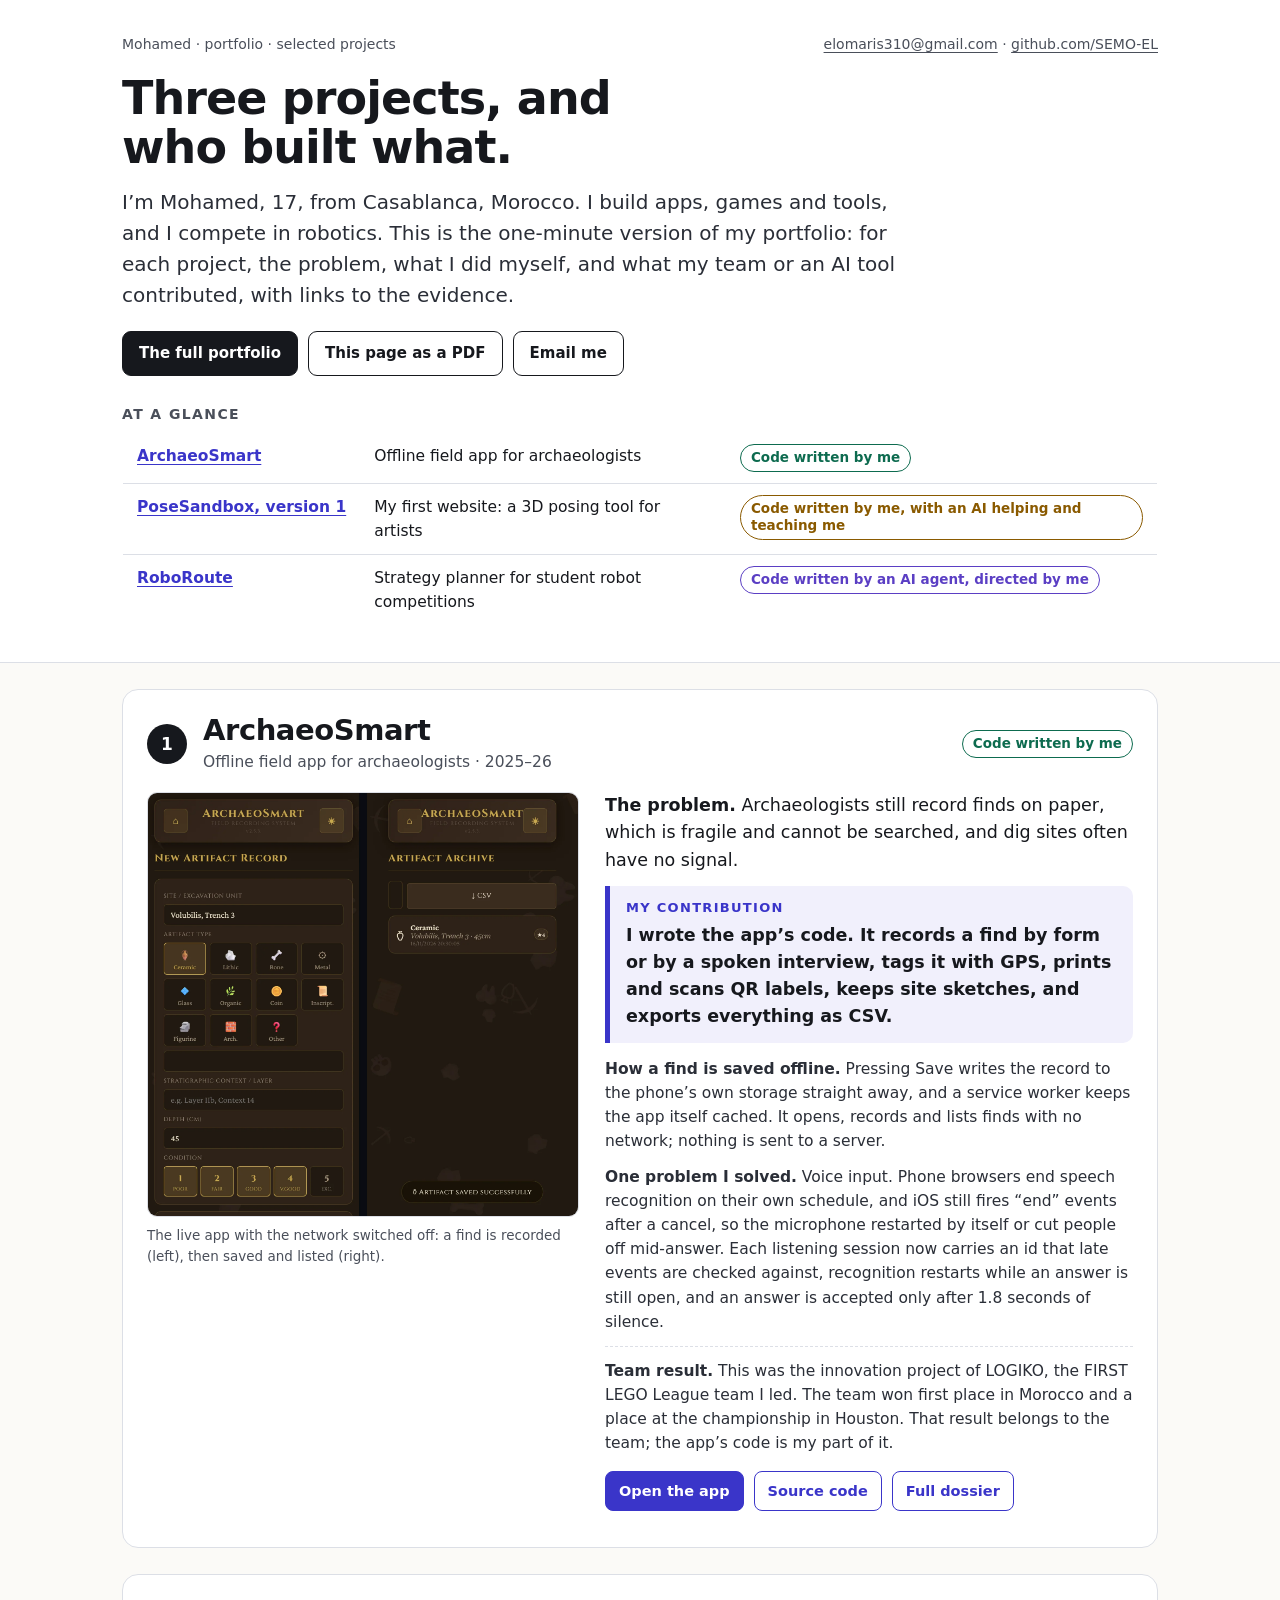
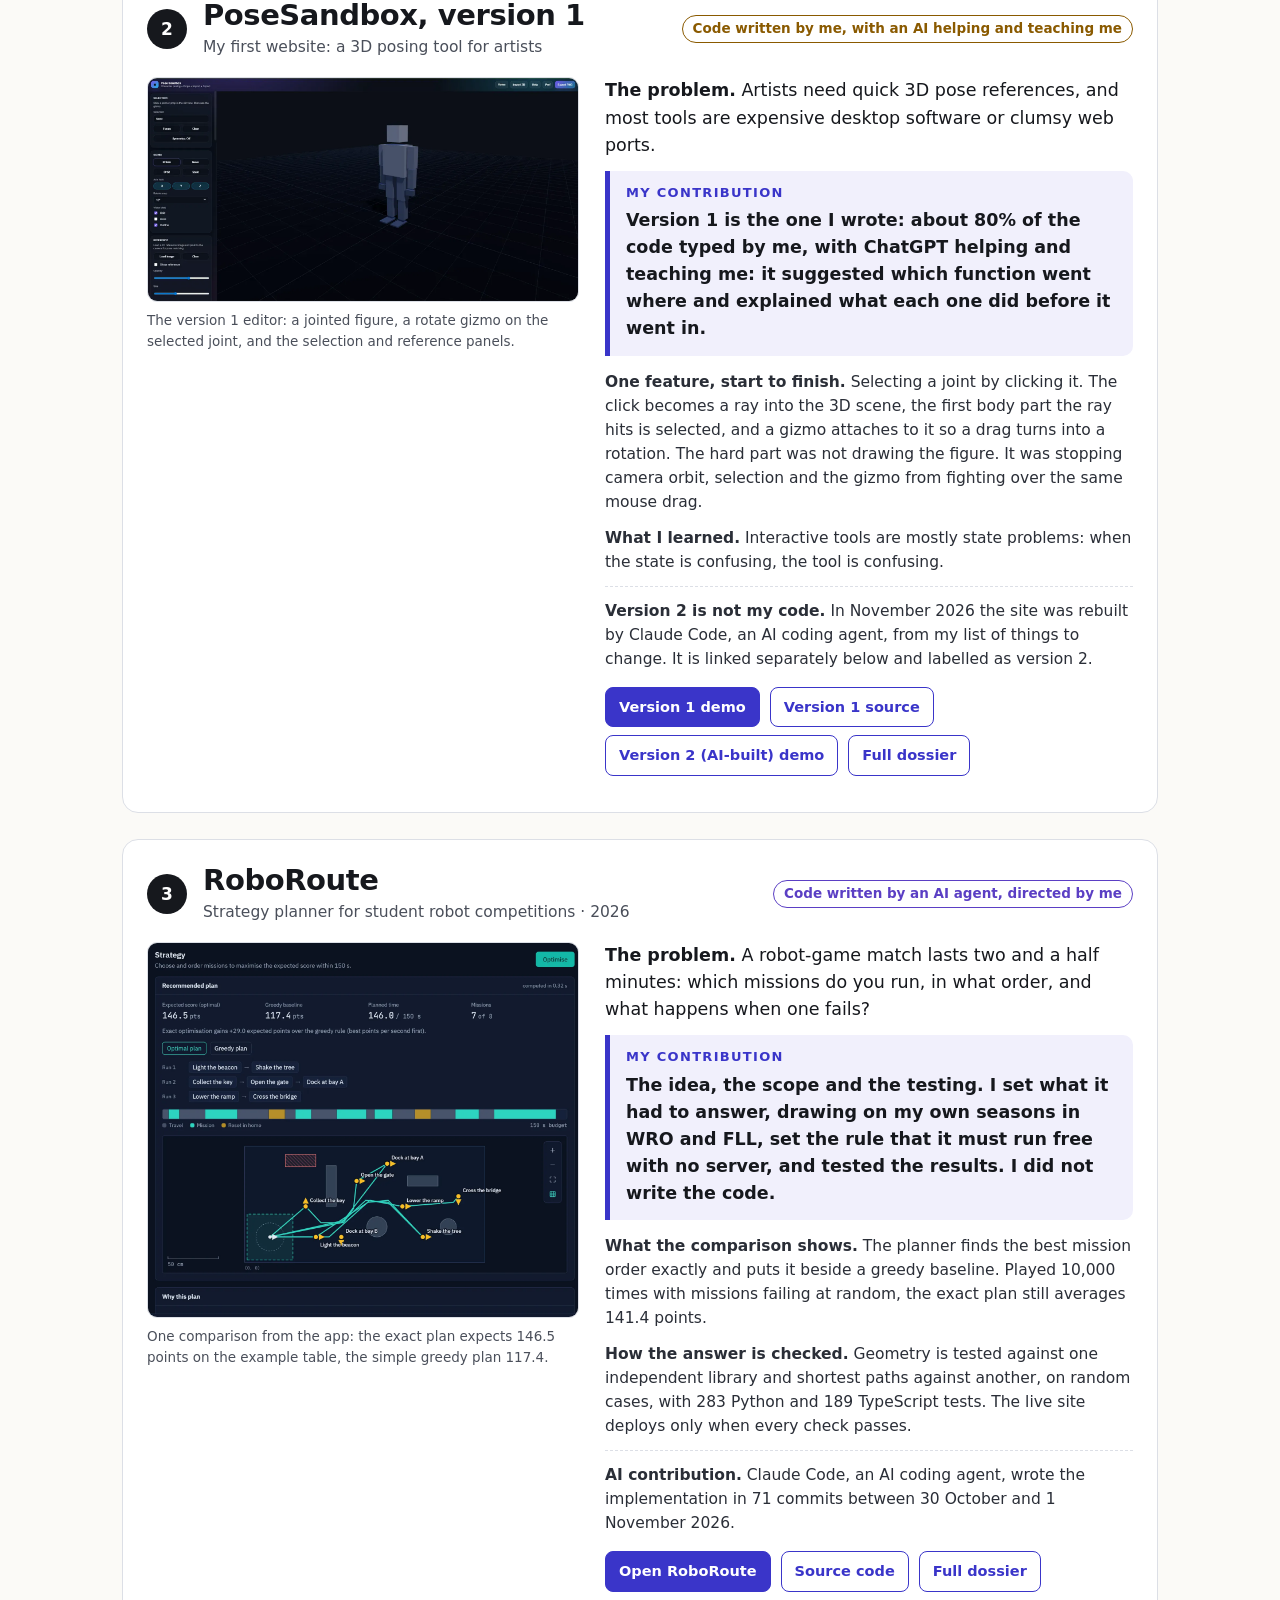
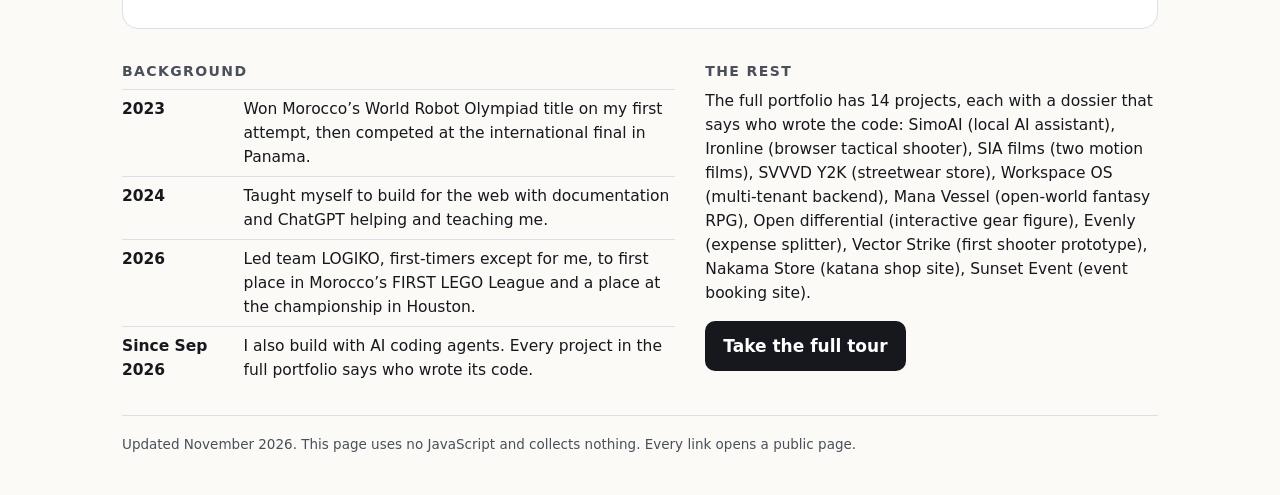
<file: selected/index.html>
<!doctype html>
<html lang="en">
<head>
  <meta charset="utf-8">
  <meta name="viewport" content="width=device-width, initial-scale=1">
  <title>Mohamed: selected projects, and who built what</title>
  <meta name="description" content="The one-minute version of Mohamed’s portfolio: three projects, what I built myself, what my team did, and where an AI tool wrote the code, with links to the evidence.">
  <link rel="canonical" href="https://semo-el.github.io/Portfolio_V5/selected/">
  <meta property="og:title" content="Mohamed: selected projects">
  <meta property="og:description" content="Three projects, what I built myself, what my team or an AI tool contributed, and where to see the evidence.">
  <meta property="og:type" content="website">
  <meta property="og:url" content="https://semo-el.github.io/Portfolio_V5/selected/">
  <meta property="og:image" content="https://semo-el.github.io/Portfolio_V5/images/og-image.png">
  <link rel="icon" href="../favicon.svg" type="image/svg+xml">
  <style>
:root { --ink: #16181d; --soft: #4a4f5a; --line: #dcdfe6; --paper: #fbfaf7; --card: #ffffff; --accent: #3a35c9; --me: #0d6b4f; --tutor: #8a5a00; --agent: #5b3fc4; }
* { box-sizing: border-box; }
html { -webkit-text-size-adjust: 100%; }
body { margin: 0; background: var(--paper); color: var(--ink); font: 400 17px/1.55 system-ui, -apple-system, "Segoe UI", Roboto, "Helvetica Neue", Arial, sans-serif; }
a { color: var(--accent); text-underline-offset: 0.18em; }
a:focus-visible { outline: 3px solid var(--accent); outline-offset: 2px; border-radius: 3px; }
img { max-width: 100%; height: auto; display: block; }
.wrap { max-width: 1080px; margin: 0 auto; padding: 0 22px; }
.top { border-bottom: 1px solid var(--line); background: var(--card); }
.top .wrap { padding-top: 34px; padding-bottom: 30px; }
.crumb { margin: 0 0 18px; font-size: 14px; color: var(--soft); display: flex; flex-wrap: wrap; gap: 6px 18px; justify-content: space-between; }
.crumb a { color: var(--soft); }
h1 { font-size: clamp(30px, 5vw, 46px); line-height: 1.08; letter-spacing: -0.02em; margin: 0 0 14px; max-width: 18ch; font-weight: 800; }
.lede { font-size: clamp(17px, 2.2vw, 20px); max-width: 62ch; margin: 0 0 20px; color: #2a2e37; }
.acts { display: flex; flex-wrap: wrap; gap: 10px; margin: 0; }
.acts a { display: inline-block; padding: 10px 16px; border-radius: 9px; border: 1.5px solid var(--ink); color: var(--ink); text-decoration: none; font-weight: 650; font-size: 15px; }
.acts a.primary { background: var(--ink); color: #fff; }
.glance { margin: 30px 0 6px; }
.glance h2, .more h2 { font-size: 14px; letter-spacing: 0.1em; text-transform: uppercase; color: var(--soft); margin: 0 0 10px; font-weight: 700; }
table { width: 100%; border-collapse: collapse; font-size: 15.5px; background: var(--card); border: 1px solid var(--line); border-radius: 12px; overflow: hidden; }
th, td { text-align: left; padding: 11px 14px; border-top: 1px solid var(--line); vertical-align: top; }
tr:first-child th, tr:first-child td { border-top: 0; }
th { font-weight: 700; white-space: nowrap; }
.who { display: inline-block; margin: 0; padding: 4px 10px; border-radius: 999px; font-size: 13.5px; font-weight: 700; line-height: 1.3; border: 1.5px solid currentColor; background: #fff; }
.who-me { color: var(--me); } .who-tutor { color: var(--tutor); } .who-agent { color: var(--agent); }
.proj { background: var(--card); border: 1px solid var(--line); border-radius: 16px; margin: 26px 0; padding: 24px; }
.proj-head { display: grid; grid-template-columns: auto 1fr auto; gap: 4px 16px; align-items: center; margin-bottom: 18px; }
.num { margin: 0; width: 40px; height: 40px; border-radius: 50%; background: var(--ink); color: #fff; font-weight: 800; display: grid; place-items: center; }
h2 { font-size: clamp(23px, 3vw, 29px); line-height: 1.15; margin: 0; letter-spacing: -0.015em; }
.kicker { margin: 3px 0 0; color: var(--soft); font-size: 15.5px; }
.proj-body { display: grid; grid-template-columns: minmax(0, 0.9fr) minmax(0, 1.1fr); gap: 26px; align-items: start; }
.shot { margin: 0; }
.shot img { width: 100%; border-radius: 10px; border: 1px solid var(--line); background: #0d0f15; }
figcaption { font-size: 13.5px; color: var(--soft); margin-top: 8px; }
.proj-text p { margin: 0 0 12px; }
.problem { font-size: 17.5px; }
.mine { border-left: 5px solid var(--accent); background: #f1f0fc; border-radius: 0 10px 10px 0; padding: 12px 16px 13px; margin: 0 0 14px; }
.mine h3 { margin: 0 0 4px; font-size: 13px; letter-spacing: 0.1em; text-transform: uppercase; color: var(--accent); }
.mine p { margin: 0; font-size: 17.5px; font-weight: 550; }
.point, .others { font-size: 15.5px; color: #2a2e37; }
.others { border-top: 1px dashed var(--line); padding-top: 12px; }
.links { display: flex; flex-wrap: wrap; gap: 8px 10px; margin-top: 16px !important; }
.links a { padding: 8px 13px; border: 1.5px solid var(--accent); border-radius: 8px; text-decoration: none; font-weight: 650; font-size: 14.5px; }
.links a:first-child { background: var(--accent); color: #fff; }
.urls { display: none; }
.more { margin: 34px 0 20px; display: grid; grid-template-columns: 1.1fr 0.9fr; gap: 30px; }
.more dl { margin: 0; }
.more dl div { display: grid; grid-template-columns: 7.2em 1fr; gap: 10px; padding: 7px 0; border-top: 1px solid var(--line); font-size: 15.5px; }
.more dt { font-weight: 700; } .more dd { margin: 0; }
.more p { font-size: 15.5px; margin: 0 0 12px; }
.tour { display: inline-block; margin-top: 4px; padding: 12px 18px; border-radius: 10px; background: var(--ink); color: #fff; text-decoration: none; font-weight: 700; }
footer { border-top: 1px solid var(--line); margin-top: 26px; padding: 18px 0 40px; font-size: 13.5px; color: var(--soft); }
@media screen and (max-width: 820px) {
  body { font-size: 16px; }
  .proj { padding: 18px; }
  .proj-head { grid-template-columns: auto 1fr; }
  .proj-head .who { grid-column: 1 / -1; justify-self: start; margin-top: 8px; }
  .proj-body, .more { grid-template-columns: 1fr; gap: 18px; }
  table, tbody, tr, th, td { display: block; }
  tr { border-top: 1px solid var(--line); padding: 10px 14px; } tr:first-child { border-top: 0; }
  th, td { border: 0; padding: 2px 0; white-space: normal; }
}
@media print {
  @page { size: letter; margin: 12mm 13mm; }
  body { background: #fff; font-size: 9.6pt; line-height: 1.38; }
  .wrap { max-width: none; padding: 0; }
  .top { border: 0; } .top .wrap { padding: 0 0 6pt; }
  .crumb { margin-bottom: 6pt; font-size: 8pt; }
  h1 { font-size: 21pt; margin-bottom: 5pt; max-width: none; }
  .lede { font-size: 10.4pt; margin-bottom: 4pt; max-width: none; }
  .acts, .links, .tour, .print-hide { display: none !important; }
  .print-only { display: initial !important; }
  .glance { margin: 8pt 0 0; } table { font-size: 9pt; } th, td { padding: 3pt 7pt; }
  .who { font-size: 7.6pt; padding: 1pt 6pt; border-width: 1pt; white-space: nowrap; }
  .proj { margin: 7pt 0 0; padding: 8pt 12pt; border-radius: 8pt; break-inside: avoid; }
  #posesandbox { break-before: page; margin-top: 0; }
  .proj-head { margin-bottom: 7pt; } .num { width: 20pt; height: 20pt; font-size: 9pt; }
  h2 { font-size: 14.5pt; } .kicker { font-size: 9pt; margin: 0; }
  .proj-body { grid-template-columns: 34% 1fr; gap: 12pt; }
  .proj-text p { margin-bottom: 5pt; } .problem, .mine p { font-size: 9.8pt; } .point, .others { font-size: 9pt; }
  .mine { padding: 5pt 8pt; margin-bottom: 6pt; border-left-width: 3pt; } .mine h3 { font-size: 7.4pt; margin-bottom: 1pt; }
  .others { padding-top: 5pt; }
  figcaption { font-size: 7.8pt; margin-top: 3pt; }
  .urls { display: block; list-style: none; margin: 4pt 0 0; padding: 0; font-size: 7.9pt; color: #333; }
  .urls li { break-inside: avoid; }
  main { display: flex; flex-direction: column; } .more { order: -1; } footer { order: 9; }   /* on paper the background sits on page 1, before the projects */
  .more { margin: 8pt 0 0; gap: 16pt; break-inside: avoid; } .more dl div { padding: 2.5pt 0; font-size: 8.8pt; } .more p { font-size: 8.8pt; margin-bottom: 4pt; }
  .glance h2, .more h2 { font-size: 7.6pt; margin-bottom: 3pt; }
  footer { margin-top: 8pt; padding: 5pt 0 0; font-size: 7.6pt; }
  a { color: inherit; text-decoration: none; }
}
.print-only { display: none; }
</style>
</head>
<body>
  <header class="top">
    <div class="wrap">
      <p class="crumb"><span>Mohamed · portfolio · selected projects</span><span><a href="mailto:elomaris310@gmail.com">elomaris310@gmail.com</a> · <a href="https://github.com/SEMO-EL">github.com/SEMO-EL</a><span class="print-only"> · semo-el.github.io/Portfolio_V5/selected</span></span></p>
      <h1>Three projects, and who built what.</h1>
      <p class="lede">I’m Mohamed, 17, from Casablanca, Morocco. I build apps, games and tools, and I compete in robotics. This is the one-minute version of my portfolio: for each project, the problem, what I did myself, and what my team or an AI tool contributed, with links to the evidence.</p>
      <p class="acts"><a class="primary" href="../">The full portfolio</a><a href="mohamed-selected-projects.pdf">This page as a PDF</a><a href="mailto:elomaris310@gmail.com">Email me</a></p>
      <section class="glance" aria-labelledby="glance-h">
        <h2 id="glance-h">At a glance</h2>
        <table>
          <tbody>
          <tr><th scope="row"><a href="#archaeosmart">ArchaeoSmart</a></th><td>Offline field app for archaeologists</td><td><span class="who who-me">Code written by me</span></td></tr>
          <tr><th scope="row"><a href="#posesandbox">PoseSandbox, version 1</a></th><td>My first website: a 3D posing tool for artists</td><td><span class="who who-tutor">Code written by me, with an AI helping and teaching me</span></td></tr>
          <tr><th scope="row"><a href="#roboroute">RoboRoute</a></th><td>Strategy planner for student robot competitions</td><td><span class="who who-agent">Code written by an AI agent, directed by me</span></td></tr>
          </tbody>
        </table>
      </section>
    </div>
  </header>
  <main class="wrap">

    <article class="proj" id="archaeosmart" aria-labelledby="archaeosmart-h">
      <header class="proj-head">
        <p class="num" aria-hidden="true">1</p>
        <div>
          <h2 id="archaeosmart-h">ArchaeoSmart</h2>
          <p class="kicker">Offline field app for archaeologists · 2025–26</p>
        </div>
        <p class="who who-me">Code written by me</p>
      </header>
      <div class="proj-body">
        <figure class="shot"><img src="../images/selected-archaeo-offline.webp" width="1588" height="1560" alt="Two phone screens from the live ArchaeoSmart app with the network switched off: a new find being filled in, then the same find saved and listed in the archive" decoding="async"><figcaption>The live app with the network switched off: a find is recorded (left), then saved and listed (right).</figcaption></figure>
        <div class="proj-text">
          <p class="problem"><b>The problem.</b> Archaeologists still record finds on paper, which is fragile and cannot be searched, and dig sites often have no signal.</p>
          <div class="mine"><h3>My contribution</h3><p>I wrote the app’s code. It records a find by form or by a spoken interview, tags it with GPS, prints and scans QR labels, keeps site sketches, and exports everything as CSV.</p></div>
          <p class="point"><b>How a find is saved offline.</b> Pressing Save writes the record to the phone’s own storage straight away, and a service worker keeps the app itself cached. It opens, records and lists finds with no network; nothing is sent to a server.</p>
          <p class="point"><b>One problem I solved.</b> Voice input. Phone browsers end speech recognition on their own schedule, and iOS still fires “end” events after a cancel, so the microphone restarted by itself or cut people off mid-answer. Each listening session now carries an id that late events are checked against, recognition restarts while an answer is still open, and an answer is accepted only after 1.8 seconds of silence.</p>
          <p class="others"><b>Team result.</b> This was the innovation project of LOGIKO, the FIRST LEGO League team I led. The team won first place in Morocco and a place at the championship in Houston. That result belongs to the team; the app’s code is my part of it.</p>
          <p class="links"><a href="https://semo-el.github.io/ArchaeoSmart_V2/">Open the app</a><a href="https://github.com/SEMO-EL/ArchaeoSmart_V2">Source code</a><a href="https://semo-el.github.io/Portfolio_V5/#work/archaeosmart">Full dossier</a></p>
          <ul class="urls" aria-hidden="true"><li>Open the app: semo-el.github.io/ArchaeoSmart_V2</li><li>Source code: github.com/SEMO-EL/ArchaeoSmart_V2</li><li>Full dossier: semo-el.github.io/Portfolio_V5/#work/archaeosmart</li></ul>
        </div>
      </div>
    </article>

    <article class="proj" id="posesandbox" aria-labelledby="posesandbox-h">
      <header class="proj-head">
        <p class="num" aria-hidden="true">2</p>
        <div>
          <h2 id="posesandbox-h">PoseSandbox, version 1</h2>
          <p class="kicker">My first website: a 3D posing tool for artists</p>
        </div>
        <p class="who who-tutor">Code written by me, with an AI helping and teaching me</p>
      </header>
      <div class="proj-body">
        <figure class="shot"><img src="../images/posesandbox-editor.webp" width="1600" height="828" alt="The 2024 original: a figure made of boxes on a grid, with selection, gizmo and reference panels" loading="lazy" decoding="async"><figcaption>The version 1 editor: a jointed figure, a rotate gizmo on the selected joint, and the selection and reference panels.</figcaption></figure>
        <div class="proj-text">
          <p class="problem"><b>The problem.</b> Artists need quick 3D pose references, and most tools are expensive desktop software or clumsy web ports.</p>
          <div class="mine"><h3>My contribution</h3><p>Version 1 is the one I wrote: about 80% of the code typed by me, with ChatGPT helping and teaching me: it suggested which function went where and explained what each one did before it went in.</p></div>
          <p class="point"><b>One feature, start to finish.</b> Selecting a joint by clicking it. The click becomes a ray into the 3D scene, the first body part the ray hits is selected, and a gizmo attaches to it so a drag turns into a rotation. The hard part was not drawing the figure. It was stopping camera orbit, selection and the gizmo from fighting over the same mouse drag.</p>
          <p class="point"><b>What I learned.</b> Interactive tools are mostly state problems: when the state is confusing, the tool is confusing.</p>
          <p class="others"><b>Version 2 is not my code.</b> In November 2026 the site was rebuilt by Claude Code, an AI coding agent, from my list of things to change. It is linked separately below and labelled as version 2.</p>
          <p class="links"><a href="https://semo-el.github.io/PoseSandbox/">Version 1 demo</a><a href="https://github.com/SEMO-EL/PoseSandbox">Version 1 source</a><a href="https://semo-el.github.io/PoseSandbox-V2/">Version 2 (AI-built) demo</a><a href="https://semo-el.github.io/Portfolio_V5/#work/posesandbox">Full dossier</a></p>
          <ul class="urls" aria-hidden="true"><li>Version 1 demo: semo-el.github.io/PoseSandbox</li><li>Version 1 source: github.com/SEMO-EL/PoseSandbox</li><li>Version 2 (AI-built) demo: semo-el.github.io/PoseSandbox-V2</li><li>Full dossier: semo-el.github.io/Portfolio_V5/#work/posesandbox</li></ul>
        </div>
      </div>
    </article>

    <article class="proj" id="roboroute" aria-labelledby="roboroute-h">
      <header class="proj-head">
        <p class="num" aria-hidden="true">3</p>
        <div>
          <h2 id="roboroute-h">RoboRoute</h2>
          <p class="kicker">Strategy planner for student robot competitions · 2026</p>
        </div>
        <p class="who who-agent">Code written by an AI agent, directed by me</p>
      </header>
      <div class="proj-body">
        <figure class="shot"><img src="../images/roboroute-strategy.webp" width="1500" height="1306" alt="RoboRoute’s Strategy page: the optimal plan in three runs scores 146.5 expected points against 117.4 for the greedy plan, drawn as routes on the table" loading="lazy" decoding="async"><figcaption>One comparison from the app: the exact plan expects 146.5 points on the example table, the simple greedy plan 117.4.</figcaption></figure>
        <div class="proj-text">
          <p class="problem"><b>The problem.</b> A robot-game match lasts two and a half minutes: which missions do you run, in what order, and what happens when one fails?</p>
          <div class="mine"><h3>My contribution</h3><p>The idea, the scope and the testing. I set what it had to answer, drawing on my own seasons in WRO and FLL, set the rule that it must run free with no server, and tested the results. I did not write the code.</p></div>
          <p class="point"><b>What the comparison shows.</b> The planner finds the best mission order exactly and puts it beside a greedy baseline. Played 10,000 times with missions failing at random, the exact plan still averages 141.4 points.</p>
          <p class="point"><b>How the answer is checked.</b> Geometry is tested against one independent library and shortest paths against another, on random cases, with 283 Python and 189 TypeScript tests. The live site deploys only when every check passes.</p>
          <p class="others"><b>AI contribution.</b> Claude Code, an AI coding agent, wrote the implementation in 71 commits between 30 October and 1 November 2026.</p>
          <p class="links"><a href="https://semo-el.github.io/ROBOROUTE/">Open RoboRoute</a><a href="https://github.com/SEMO-EL/ROBOROUTE">Source code</a><a href="https://semo-el.github.io/Portfolio_V5/#work/roboroute">Full dossier</a></p>
          <ul class="urls" aria-hidden="true"><li>Open RoboRoute: semo-el.github.io/ROBOROUTE</li><li>Source code: github.com/SEMO-EL/ROBOROUTE</li><li>Full dossier: semo-el.github.io/Portfolio_V5/#work/roboroute</li></ul>
        </div>
      </div>
    </article>
    <section class="more" aria-label="Background and the rest of the portfolio">
      <div>
        <h2>Background</h2>
        <dl><div><dt>2023</dt><dd>Won Morocco’s World Robot Olympiad title on my first attempt, then competed at the international final in Panama.</dd></div><div><dt>2024</dt><dd>Taught myself to build for the web with documentation and ChatGPT helping and teaching me.</dd></div><div><dt>2026</dt><dd>Led team LOGIKO, first-timers except for me, to first place in Morocco’s FIRST LEGO League and a place at the championship in Houston.</dd></div><div><dt>Since Sep 2026</dt><dd>I also build with AI coding agents. Every project in the full portfolio says who wrote its code.</dd></div></dl>
      </div>
      <div>
        <h2>The rest</h2>
        <p>The full portfolio has 14 projects, each with a dossier that says who wrote the code: SimoAI (local AI assistant), Ironline (browser tactical shooter), SIA films (two motion films), SVVVD Y2K (streetwear store), Workspace OS (multi-tenant backend), Mana Vessel (open-world fantasy RPG), Open differential (interactive gear figure), Evenly (expense splitter), Vector Strike (first shooter prototype), Nakama Store (katana shop site), Sunset Event (event booking site).</p>
        <p class="print-only">Full portfolio: semo-el.github.io/Portfolio_V5</p>
        <a class="tour" href="../">Take the full tour</a>
      </div>
    </section>
    <footer>Updated November 2026.<span class="print-hide"> This page uses no JavaScript and collects nothing.</span> Every link opens a public page.</footer>
  </main>
</body>
</html>
</file>
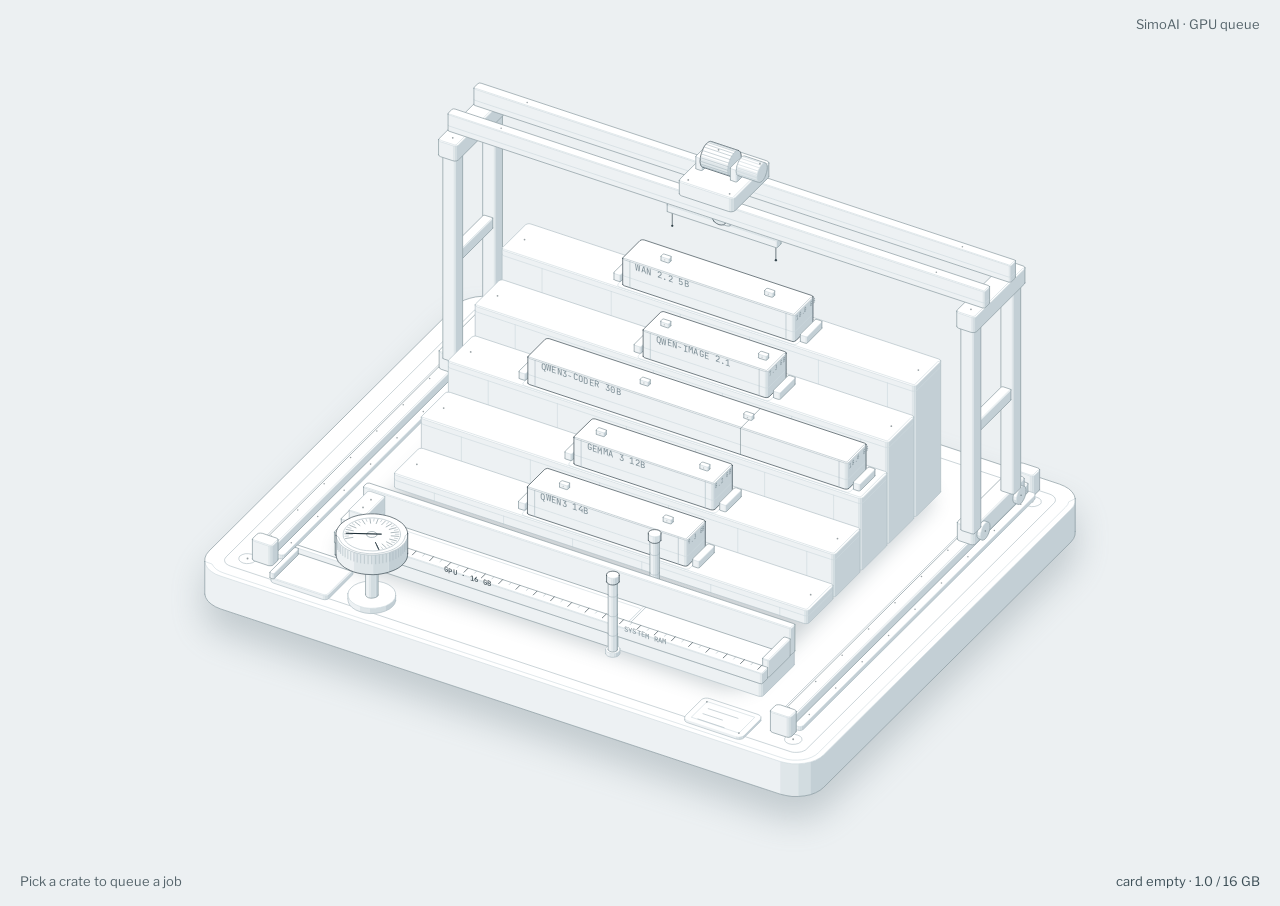
<file: explainers/gpu-queue.html>
<!doctype html><html lang="en"><head><meta charset="utf-8"><meta name="viewport" content="width=device-width, initial-scale=1"><title>SimoAI GPU queue</title><link rel="preconnect" href="https://fonts.googleapis.com"><link rel="preconnect" href="https://fonts.gstatic.com" crossorigin><link href="https://fonts.googleapis.com/css2?family=JetBrains+Mono:wght@400;500&family=Libre+Franklin:wght@400;500&display=swap" rel="stylesheet"><style>
.iso{
  --anatomy-page:#0b0b0b;--anatomy-card:#131313;--anatomy-text:#a3a3a3;--anatomy-strong:#e6e6e6;--anatomy-muted:#6e6e6e;
  --anatomy-paper:#131313;--anatomy-face:#1b1b1b;--anatomy-top:#1c1c1c;
  --anatomy-shade-0:#0f0f0f;--anatomy-shade-1:#121212;--anatomy-shade-2:#151515;--anatomy-shade-3:#181818;
  --anatomy-lit-top:#262626;--anatomy-lit-shade:#1d1d1d;
  --anatomy-hi:#d4d4d4;--anatomy-mid:#6a6a6a;--anatomy-lo:#3e3e3e;--anatomy-faint:#2a2a2a;--anatomy-lit:#ffffff;
  --anatomy-halo:#050505;--anatomy-halo-opacity:.9;--anatomy-dot:#e6e6e6;
  --anatomy-red:#ff6b6b;--anatomy-green:#6be0a0;--anatomy-blue:#6b9bff;
  --anatomy-weight:.6px;--anatomy-ease:cubic-bezier(.32,.72,0,1);
  --anatomy-mono:ui-monospace,"SF Mono",Menlo,Consolas,monospace;
  --anatomy-lift:inset 0 1px 0 0 #ffffff0a,inset 0 0 0 1px #ffffff06,0 0 0 1px #00000026,0 1px 1px -.5px #00000014,0 3px 3px -1.5px #00000014,0 6px 6px -3px #00000014,0 12px 12px -6px #00000014;
}
.iso[data-theme="light"]{
  --anatomy-page:#f2f2ef;--anatomy-card:#fbfbfa;--anatomy-text:#57575a;--anatomy-strong:#18181a;--anatomy-muted:#8c8c90;
  --anatomy-paper:#fbfbfa;--anatomy-face:#ffffff;--anatomy-top:#ffffff;
  --anatomy-shade-0:#dcdcd9;--anatomy-shade-1:#e5e5e2;--anatomy-shade-2:#ededea;--anatomy-shade-3:#f4f4f1;
  --anatomy-lit-top:#ffffff;--anatomy-lit-shade:#eeeeeb;
  --anatomy-hi:#26262a;--anatomy-mid:#8a8a8f;--anatomy-lo:#b4b4b8;--anatomy-faint:#d4d4d6;--anatomy-lit:#000000;
  --anatomy-halo:#8a8a80;--anatomy-halo-opacity:.32;--anatomy-dot:#3a3a3e;
  --anatomy-red:#e5484d;--anatomy-green:#30a46c;--anatomy-blue:#3e63dd;
  --anatomy-lift:inset 0 1px 0 0 #ffffff,0 0 0 1px #0000000f,0 1px 1px -.5px #0000000a,0 3px 3px -1.5px #0000000a,0 6px 6px -3px #0000000a,0 12px 12px -6px #0000000a;
}
.iso-svg{display:block;width:100%;height:auto;overflow:visible}
.iso-svg path,.iso-svg circle{vector-effect:non-scaling-stroke}
.iso-fill{fill:var(--anatomy-paper);stroke:none}
.iso-solid[data-lit]>.iso-fill{fill:var(--anatomy-face)}
.iso-shade,.iso-top{stroke:none}
.iso-shade[data-shade="0"]{fill:var(--anatomy-shade-0)}
.iso-shade[data-shade="1"]{fill:var(--anatomy-shade-1)}
.iso-shade[data-shade="2"]{fill:var(--anatomy-shade-2)}
.iso-shade[data-shade="3"]{fill:var(--anatomy-shade-3)}
.iso-top{fill:var(--anatomy-top)}
.iso-solid[data-lit]>.iso-top{fill:var(--anatomy-lit-top)}
.iso-solid[data-lit]>.iso-shade{fill:var(--anatomy-lit-shade)}
.iso-solid[data-seamless]>.iso-shade,.iso-solid[data-seamless]>.iso-top{stroke-width:.4;stroke-linejoin:round}
.iso-solid[data-seamless]>.iso-shade[data-shade="0"]{stroke:var(--anatomy-shade-0)}
.iso-solid[data-seamless]>.iso-shade[data-shade="1"]{stroke:var(--anatomy-shade-1)}
.iso-solid[data-seamless]>.iso-shade[data-shade="2"]{stroke:var(--anatomy-shade-2)}
.iso-solid[data-seamless]>.iso-shade[data-shade="3"]{stroke:var(--anatomy-shade-3)}
.iso-solid[data-seamless]>.iso-top{stroke:var(--anatomy-top)}
.iso-solid[data-seamless][data-lit]>.iso-top{stroke:var(--anatomy-lit-top)}
.iso-solid[data-seamless][data-lit]>.iso-shade{stroke:var(--anatomy-lit-shade)}
.iso-solid[data-lit]>.iso-edge{stroke:var(--anatomy-lit)}
.iso-halo{fill:var(--anatomy-halo);stroke:none;filter:blur(9px);opacity:var(--anatomy-halo-opacity);transform:translateY(3px)}
.iso-line{fill:none;stroke:var(--anatomy-lo);stroke-width:var(--anatomy-weight);stroke-linecap:round;stroke-linejoin:round}
.iso-line[data-tone="hi"]{stroke:var(--anatomy-hi)}
.iso-line[data-tone="mid"]{stroke:var(--anatomy-mid)}
.iso-line[data-tone="lo"]{stroke:var(--anatomy-lo)}
.iso-line[data-tone="faint"]{stroke:var(--anatomy-faint)}
.iso-line[data-tone="lit"]{stroke:var(--anatomy-lit)}
.iso-line[data-tone="red"]{stroke:var(--anatomy-red)}
.iso-line[data-tone="green"]{stroke:var(--anatomy-green)}
.iso-line[data-tone="blue"]{stroke:var(--anatomy-blue)}
.iso-line[data-dotted]{stroke-dasharray:.01 3.5;stroke-width:1}
.iso-line[data-dashed]{stroke-dasharray:3 3}
.iso-line[data-flow]{stroke-dasharray:2 6}
.iso-wire-end{fill:var(--anatomy-paper);stroke:var(--anatomy-lo);stroke-width:var(--anatomy-weight)}
.iso-wire[data-tone="hi"] .iso-wire-end{stroke:var(--anatomy-hi)}
.iso-wire[data-tone="mid"] .iso-wire-end{stroke:var(--anatomy-mid)}
.iso-wire[data-tone="faint"] .iso-wire-end{stroke:var(--anatomy-faint)}
.iso-wire[data-tone="lit"] .iso-wire-end{stroke:var(--anatomy-lit)}
.iso-dots circle{fill:var(--anatomy-dot);stroke:none;opacity:.32}
.iso-dots[data-tone="hi"] circle{opacity:.85}
.iso-dots[data-tone="mid"] circle{opacity:.45}
.iso-dots[data-tone="lo"] circle{opacity:.22}
.iso-dots[data-tone="faint"] circle{opacity:.12}
.iso-face-text{fill:var(--anatomy-mid);font-family:var(--anatomy-mono);letter-spacing:.04em}
.iso-face-text[data-tone="hi"]{fill:var(--anatomy-hi)}
.iso-face-text[data-tone="lo"]{fill:var(--anatomy-lo)}
.iso-face-text[data-tone="faint"]{fill:var(--anatomy-faint)}
.tb-body{fill:var(--anatomy-shade-2);stroke:none}
.tb-shine{fill:var(--anatomy-top);stroke:none}
.tb-shade{fill:var(--anatomy-shade-0);stroke:none}
.tb-ring{fill:none;stroke:var(--anatomy-lo);stroke-width:.45;stroke-linecap:butt;stroke-linejoin:round}
.tb-ring[data-tone="mid"]{stroke:var(--anatomy-mid)}
.tb-ring[data-tone="faint"]{stroke:var(--anatomy-faint)}
.tb-ring[data-tone="hi"]{stroke:var(--anatomy-hi)}
@keyframes iso-flow{to{stroke-dashoffset:-32}}
@keyframes iso-pulse{0%,100%{opacity:.18}12%{opacity:1}40%{opacity:.18}}
.iso-line[data-flow]{animation:iso-flow 1600ms linear infinite}
.iso-dots circle[data-pulse]{animation:iso-pulse 1600ms steps(1,end) infinite;animation-delay:var(--pulse-at,0ms)}
.iso-figure{margin:32px 0 36px}
.iso-plate{position:relative;padding:52px 24px;border-radius:0;background:var(--anatomy-card);box-shadow:0 0 0 1px var(--anatomy-mid);--anatomy-paper:var(--anatomy-card)}
.iso-plate-corners{position:absolute;inset:18px 20px;pointer-events:none}
.iso-plate-corner{position:absolute;color:var(--anatomy-muted);font-family:var(--anatomy-mono);font-size:10.5px;line-height:1;letter-spacing:.04em;white-space:nowrap}
.iso-plate-corner[data-corner="fig"]{top:0;left:0;color:var(--anatomy-text)}
.iso-plate-corner[data-corner="title"]{top:0;right:0;text-transform:uppercase;letter-spacing:.1em}
.iso-plate-corner[data-corner="hint"]{bottom:0;left:0;text-transform:uppercase;letter-spacing:.1em}
.iso-plate-corner[data-corner="readout"]{right:0;bottom:0;color:var(--anatomy-text);font-variant-numeric:tabular-nums}
.iso-plate .iso-svg{margin:0 auto}
.iso-legend{display:grid;gap:8px;margin-top:12px;color:var(--anatomy-muted);font-size:13px;line-height:1.55}
.iso-keys{display:flex;flex-wrap:wrap;gap:6px 18px}
.iso-key{display:inline-flex;align-items:center;gap:7px}
.iso-swatch{width:16px;height:10px;flex:none;overflow:visible}
.iso-swatch path{fill:none;stroke:var(--anatomy-hi);stroke-width:1;vector-effect:non-scaling-stroke;stroke-linejoin:round;stroke-linecap:round}
.iso-swatch[data-mark="raised"] path,.iso-swatch[data-mark="flat"] path{stroke:var(--anatomy-mid)}
.iso-swatch[data-mark="lit"] path{stroke:var(--anatomy-lit)}
.iso-swatch[data-mark="dim"] path{stroke:var(--anatomy-lo)}
.iso-swatch[data-mark="dotted"] path{stroke-dasharray:.01 3;stroke-width:1.4}
.iso-swatch[data-mark="dashed"] path{stroke-dasharray:3 2.5}
.iso-swatch[data-mark="red"] path{stroke:var(--anatomy-red)}
.iso-swatch[data-mark="green"] path{stroke:var(--anatomy-green)}
.iso-swatch[data-mark="blue"] path{stroke:var(--anatomy-blue)}
.iso-swatch-crease{stroke:var(--anatomy-lo)!important}
@media (max-width:560px){.iso-plate{padding:48px 12px 70px}.iso-plate-corner[data-corner="hint"]{bottom:18px}}
@media (prefers-reduced-motion:reduce){.iso-line[data-flow],.iso-dots circle[data-pulse]{animation:none}}

*{box-sizing:border-box}
html{color-scheme:dark}
body[data-theme="light"]{color-scheme:light}
body{margin:0;background:var(--anatomy-page);color:var(--anatomy-text);font:14px/1.6 ui-sans-serif,system-ui,-apple-system,"Segoe UI",sans-serif;-webkit-font-smoothing:antialiased}
.iso-page{width:min(680px,100% - 32px);margin:64px auto 96px}
</style></head><body class="iso" data-theme="dark"><main class="iso-page"><script>document.body.dataset.theme=new URLSearchParams(location.search).get("theme")==="dark"?"dark":"light";</script><style>
.gd-stage{touch-action:pan-y;outline:none}
.gd-stage:focus-visible{outline:1px solid var(--anatomy-muted);outline-offset:6px}
.gd-stage [data-crate]{cursor:pointer}
.gd-stage [data-crate]:hover .iso-edge{stroke:var(--anatomy-strong)}
.gd-live{position:absolute;width:1px;height:1px;overflow:hidden;clip:rect(0 0 0 0);white-space:nowrap}

.iso{
  --anatomy-page:#1f3038;--anatomy-card:#1f3038;--anatomy-paper:#1f3038;
  --anatomy-text:#b7c4ca;--anatomy-strong:#f7f9fa;--anatomy-muted:#9aabb2;
  --anatomy-face:#273a43;--anatomy-top:#2a3e48;
  --anatomy-shade-0:#16242a;--anatomy-shade-1:#1a2a31;--anatomy-shade-2:#1e2f37;--anatomy-shade-3:#22343d;
  --anatomy-hi:#dbe4e8;--anatomy-mid:#7d8f97;--anatomy-lo:#4e626b;--anatomy-faint:#33474f;
  --anatomy-lit:#3fb3bf;--anatomy-lit-top:#163c43;--anatomy-lit-shade:#12333a;
  --anatomy-halo:#0b1418;--anatomy-dot:#f7f9fa;
  --anatomy-mono:"JetBrains Mono",ui-monospace,Menlo,Consolas,monospace;
  --embed-label:"Libre Franklin","Helvetica Neue",Arial,sans-serif;
}
.iso[data-theme="light"]{
  --anatomy-page:#ecf0f2;--anatomy-card:#ecf0f2;--anatomy-paper:#ecf0f2;
  --anatomy-text:#3d4f57;--anatomy-strong:#1f3038;--anatomy-muted:#55646b;
  --anatomy-face:#fbfcfd;--anatomy-top:#ffffff;
  --anatomy-shade-0:#c3cfd5;--anatomy-shade-1:#d2dce0;--anatomy-shade-2:#dfe6e9;--anatomy-shade-3:#edf1f3;
  --anatomy-hi:#1f3038;--anatomy-mid:#7a8b93;--anatomy-lo:#aab9c0;--anatomy-faint:#cdd8dd;
  --anatomy-lit:#0d7480;--anatomy-lit-top:#d6ecee;--anatomy-lit-shade:#bddfe2;
  --anatomy-halo:#6b7d85;--anatomy-dot:#1f3038;
}
html,body{background:var(--anatomy-card)}
.iso-page{width:100%;margin:0}
.iso-figure{margin:0}
.iso-plate{box-shadow:none;border-radius:0;padding:46px 18px 44px}
.iso-plate-corner{font-family:var(--embed-label);font-size:13px;letter-spacing:0;font-variant-numeric:tabular-nums}
.iso-plate-corner[data-corner="title"],.iso-plate-corner[data-corner="hint"]{text-transform:none;letter-spacing:0}
.iso-plate-corner[data-corner="fig"]{display:none}
@media (max-width:640px){.iso-plate{padding:44px 12px 64px}.iso-plate-corner[data-corner="hint"]{bottom:18px}}
</style><figure class="iso-figure"><div class="iso-plate"><div class="iso-plate-corners" aria-hidden="true"><span class="iso-plate-corner" data-corner="fig">Fig 2</span><span class="iso-plate-corner" data-corner="title">SimoAI · GPU queue</span><span class="iso-plate-corner" data-corner="hint">Pick a crate to queue a job</span><span class="iso-plate-corner" data-corner="readout" data-readout>card empty · 1.0 / 16 GB</span></div><div class="iso-stage gd-stage" tabindex="0" role="group" aria-label="SimoAI GPU dock. Click a crate, or press 1 to 5, to queue a request for that model; press A for an Auto request."><svg xmlns="http://www.w3.org/2000/svg" class="iso-svg" viewBox="0 0 640 420" role="img" aria-label="SimoAI's GPU queue as a crane dock. Five crates, each as long as a model's weights (Qwen3 14B, Gemma 3 12B, Qwen3-Coder 30B, Qwen-Image 2.1, Wan 2.2 5B), wait on a stepped yard. A gantry crane moves one at a time into a bay ruled in gigabytes: 16 GB of graphics card, 1 GB of it held in reserve, then a ledge of system RAM. The 30B coder is too long for the card, so a third of it rests on the RAM ledge. Text models go back to the yard as soon as they answer; image and video models stay until text work needs the room. A ticket rail shows waiting requests and a dial reads the memory in use."><g data-core><g data-i="0"><path class="iso-halo" d="M96.1 273.6L96.2 271.8L96.9 270L98.2 268.3L225.5 141.9L227.3 140.4L229.7 139.1L232.4 138.2L235.4 137.5L238.6 137.2L241.8 137.3L244.9 137.7L247.9 138.5L535.8 233.8L538.4 234.9L540.6 236.2L542.3 237.8L543.4 239.5L543.9 241.3L543.9 258.1L543.8 260L543.1 261.8L541.8 263.5L414.5 389.8L412.7 391.3L410.3 392.6L407.6 393.6L404.6 394.2L401.4 394.5L398.2 394.5L395.1 394.1L392.1 393.3L104.2 298L101.6 296.9L99.4 295.5L97.7 294L96.6 292.2L96.1 290.4Z"/><g class="iso-solid"><path class="iso-fill" d="M234.4 179.4L235 177.6L236.2 175.9L238.2 174.4L240.6 173.2L243.4 172.3L246.5 171.9L249.8 171.8L252.9 172.1L255.9 172.9L258.5 174L260.6 175.4L262.1 177L262.9 178.8L263 180.6L263 183.3L262.4 185.1L261.1 186.8L259.2 188.3L256.8 189.5L253.9 190.4L250.8 190.9L247.6 190.9L244.4 190.6L241.5 189.8L238.9 188.7L236.8 187.3L235.3 185.7L234.5 183.9L234.4 182.1Z"/><path class="iso-shade" data-shade="0" d="M261.1 186.8L259.2 188.3L259.2 185.6L261.1 184.1ZM259.2 188.3L256.8 189.5L256.8 186.8L259.2 185.6ZM263 183.3L262.4 185.1L262.4 182.4L263 180.6ZM262.4 185.1L261.1 186.8L261.1 184.1L262.4 182.4Z"/><path class="iso-shade" data-shade="1" d="M256.8 189.5L253.9 190.4L253.9 187.7L256.8 186.8ZM253.9 190.4L250.8 190.9L250.8 188.2L253.9 187.7ZM250.8 190.9L247.6 190.9L247.6 188.2L250.8 188.2Z"/><path class="iso-shade" data-shade="2" d="M247.6 190.9L244.4 190.6L244.4 187.9L247.6 188.2ZM244.4 190.6L241.5 189.8L241.5 187.2L244.4 187.9Z"/><path class="iso-shade" data-shade="3" d="M241.5 189.8L238.9 188.7L238.9 186.1L241.5 187.2ZM238.9 188.7L236.8 187.3L236.8 184.7L238.9 186.1ZM236.8 187.3L235.3 185.7L235.3 183L236.8 184.7ZM235.3 185.7L234.5 183.9L234.5 181.2L235.3 183ZM234.5 183.9L234.4 182.1L234.4 179.4L234.5 181.2Z"/><path class="iso-top" d="M261.1 184.1L259.2 185.6L256.8 186.8L253.9 187.7L250.8 188.2L247.6 188.2L244.4 187.9L241.5 187.2L238.9 186.1L236.8 184.7L235.3 183L234.5 181.2L234.4 179.4L235 177.6L236.2 175.9L238.2 174.4L240.6 173.2L243.4 172.3L246.5 171.9L249.8 171.8L252.9 172.1L255.9 172.9L258.5 174L260.6 175.4L262.1 177L262.9 178.8L263 180.6L262.4 182.4Z"/><path class="iso-line iso-crease" data-tone="faint" d="M263 180.6L262.4 182.4L261.1 184.1L259.2 185.6L256.8 186.8L253.9 187.7L250.8 188.2L247.6 188.2L244.4 187.9L241.5 187.2L238.9 186.1L236.8 184.7L235.3 183L234.5 181.2L234.4 179.4"/><path class="iso-line iso-edge" data-tone="lo" d="M234.4 179.4L235 177.6L236.2 175.9L238.2 174.4L240.6 173.2L243.4 172.3L246.5 171.9L249.8 171.8L252.9 172.1L255.9 172.9L258.5 174L260.6 175.4L262.1 177L262.9 178.8L263 180.6M263 183.3L262.4 185.1L261.1 186.8L259.2 188.3L256.8 189.5L253.9 190.4L250.8 190.9L247.6 190.9L244.4 190.6L241.5 189.8L238.9 188.7L236.8 187.3L235.3 185.7L234.5 183.9L234.4 182.1M234.4 179.4L234.4 182.1M263 180.6L263 183.3"/></g><g class="iso-solid"><path class="iso-fill" d="M237.6 173.8L238.1 172.4L239.1 171.1L240.6 170L242.4 169.1L244.6 168.4L247 168L249.5 168L251.9 168.2L254.2 168.8L256.2 169.6L257.8 170.7L259 172L259.6 173.4L259.7 174.8L259.7 180.5L259.3 181.9L258.3 183.2L256.8 184.3L254.9 185.3L252.7 185.9L250.3 186.3L247.9 186.4L245.4 186.1L243.1 185.5L241.1 184.7L239.5 183.6L238.4 182.3L237.7 181L237.6 179.5Z"/><path class="iso-shade" data-shade="0" d="M258.3 183.2L256.8 184.3L256.8 178.6L258.3 177.5ZM256.8 184.3L254.9 185.3L254.9 179.6L256.8 178.6ZM259.7 180.5L259.3 181.9L259.3 176.2L259.7 174.8ZM259.3 181.9L258.3 183.2L258.3 177.5L259.3 176.2Z"/><path class="iso-shade" data-shade="1" d="M254.9 185.3L252.7 185.9L252.7 180.2L254.9 179.6ZM252.7 185.9L250.3 186.3L250.3 180.6L252.7 180.2ZM250.3 186.3L247.9 186.4L247.9 180.6L250.3 180.6Z"/><path class="iso-shade" data-shade="2" d="M247.9 186.4L245.4 186.1L245.4 180.4L247.9 180.6ZM245.4 186.1L243.1 185.5L243.1 179.8L245.4 180.4Z"/><path class="iso-shade" data-shade="3" d="M243.1 185.5L241.1 184.7L241.1 179L243.1 179.8ZM241.1 184.7L239.5 183.6L239.5 177.9L241.1 179ZM239.5 183.6L238.4 182.3L238.4 176.6L239.5 177.9ZM238.4 182.3L237.7 181L237.7 175.2L238.4 176.6ZM237.7 181L237.6 179.5L237.6 173.8L237.7 175.2Z"/><path class="iso-top" d="M258.3 177.5L256.8 178.6L254.9 179.6L252.7 180.2L250.3 180.6L247.9 180.6L245.4 180.4L243.1 179.8L241.1 179L239.5 177.9L238.4 176.6L237.7 175.2L237.6 173.8L238.1 172.4L239.1 171.1L240.6 170L242.4 169.1L244.6 168.4L247 168L249.5 168L251.9 168.2L254.2 168.8L256.2 169.6L257.8 170.7L259 172L259.6 173.4L259.7 174.8L259.3 176.2Z"/><path class="iso-line iso-crease" data-tone="faint" d="M259.7 174.8L259.3 176.2L258.3 177.5L256.8 178.6L254.9 179.6L252.7 180.2L250.3 180.6L247.9 180.6L245.4 180.4L243.1 179.8L241.1 179L239.5 177.9L238.4 176.6L237.7 175.2L237.6 173.8"/><path class="iso-line iso-edge" data-tone="mid" d="M237.6 173.8L238.1 172.4L239.1 171.1L240.6 170L242.4 169.1L244.6 168.4L247 168L249.5 168L251.9 168.2L254.2 168.8L256.2 169.6L257.8 170.7L259 172L259.6 173.4L259.7 174.8M259.7 180.5L259.3 181.9L258.3 183.2L256.8 184.3L254.9 185.3L252.7 185.9L250.3 186.3L247.9 186.4L245.4 186.1L243.1 185.5L241.1 184.7L239.5 183.6L238.4 182.3L237.7 181L237.6 179.5M237.6 173.8L237.6 179.5M259.7 174.8L259.7 180.5"/></g><g class="iso-solid"><path class="iso-fill" d="M479.6 260.6L480.2 258.8L481.5 257.1L483.4 255.6L485.8 254.4L488.7 253.6L491.8 253.1L495 253L498.2 253.4L501.1 254.1L503.7 255.2L505.8 256.6L507.3 258.2L508.1 260L508.2 261.8L508.2 264.5L507.6 266.3L506.4 268L504.4 269.5L502 270.7L499.2 271.6L496.1 272.1L492.8 272.1L489.7 271.8L486.7 271.1L484.1 270L482 268.6L480.5 266.9L479.7 265.1L479.6 263.3Z"/><path class="iso-shade" data-shade="0" d="M506.4 268L504.4 269.5L504.4 266.8L506.4 265.3ZM504.4 269.5L502 270.7L502 268L504.4 266.8ZM508.2 264.5L507.6 266.3L507.6 263.7L508.2 261.8ZM507.6 266.3L506.4 268L506.4 265.3L507.6 263.7Z"/><path class="iso-shade" data-shade="1" d="M502 270.7L499.2 271.6L499.2 268.9L502 268ZM499.2 271.6L496.1 272.1L496.1 269.4L499.2 268.9ZM496.1 272.1L492.8 272.1L492.8 269.4L496.1 269.4Z"/><path class="iso-shade" data-shade="2" d="M492.8 272.1L489.7 271.8L489.7 269.1L492.8 269.4ZM489.7 271.8L486.7 271.1L486.7 268.4L489.7 269.1Z"/><path class="iso-shade" data-shade="3" d="M486.7 271.1L484.1 270L484.1 267.3L486.7 268.4ZM484.1 270L482 268.6L482 265.9L484.1 267.3ZM482 268.6L480.5 266.9L480.5 264.2L482 265.9ZM480.5 266.9L479.7 265.1L479.7 262.5L480.5 264.2ZM479.7 265.1L479.6 263.3L479.6 260.6L479.7 262.5Z"/><path class="iso-top" d="M506.4 265.3L504.4 266.8L502 268L499.2 268.9L496.1 269.4L492.8 269.4L489.7 269.1L486.7 268.4L484.1 267.3L482 265.9L480.5 264.2L479.7 262.5L479.6 260.6L480.2 258.8L481.5 257.1L483.4 255.6L485.8 254.4L488.7 253.6L491.8 253.1L495 253L498.2 253.4L501.1 254.1L503.7 255.2L505.8 256.6L507.3 258.2L508.1 260L508.2 261.8L507.6 263.7Z"/><path class="iso-line iso-crease" data-tone="faint" d="M508.2 261.8L507.6 263.7L506.4 265.3L504.4 266.8L502 268L499.2 268.9L496.1 269.4L492.8 269.4L489.7 269.1L486.7 268.4L484.1 267.3L482 265.9L480.5 264.2L479.7 262.5L479.6 260.6"/><path class="iso-line iso-edge" data-tone="lo" d="M479.6 260.6L480.2 258.8L481.5 257.1L483.4 255.6L485.8 254.4L488.7 253.6L491.8 253.1L495 253L498.2 253.4L501.1 254.1L503.7 255.2L505.8 256.6L507.3 258.2L508.1 260L508.2 261.8M508.2 264.5L507.6 266.3L506.4 268L504.4 269.5L502 270.7L499.2 271.6L496.1 272.1L492.8 272.1L489.7 271.8L486.7 271.1L484.1 270L482 268.6L480.5 266.9L479.7 265.1L479.6 263.3M479.6 260.6L479.6 263.3M508.2 261.8L508.2 264.5"/></g><g class="iso-solid"><path class="iso-fill" d="M482.9 255L483.3 253.6L484.3 252.3L485.8 251.2L487.7 250.3L489.9 249.6L492.3 249.2L494.7 249.2L497.2 249.4L499.5 250L501.5 250.9L503.1 251.9L504.2 253.2L504.9 254.6L505 256L505 261.7L504.5 263.1L503.5 264.4L502 265.6L500.2 266.5L498 267.1L495.6 267.5L493.1 267.6L490.7 267.3L488.4 266.7L486.4 265.9L484.8 264.8L483.6 263.5L483 262.2L482.9 260.8Z"/><path class="iso-shade" data-shade="0" d="M503.5 264.4L502 265.6L502 259.8L503.5 258.7ZM502 265.6L500.2 266.5L500.2 260.8L502 259.8ZM505 261.7L504.5 263.1L504.5 257.4L505 256ZM504.5 263.1L503.5 264.4L503.5 258.7L504.5 257.4Z"/><path class="iso-shade" data-shade="1" d="M500.2 266.5L498 267.1L498 261.4L500.2 260.8ZM498 267.1L495.6 267.5L495.6 261.8L498 261.4ZM495.6 267.5L493.1 267.6L493.1 261.9L495.6 261.8Z"/><path class="iso-shade" data-shade="2" d="M493.1 267.6L490.7 267.3L490.7 261.6L493.1 261.9ZM490.7 267.3L488.4 266.7L488.4 261L490.7 261.6Z"/><path class="iso-shade" data-shade="3" d="M488.4 266.7L486.4 265.9L486.4 260.2L488.4 261ZM486.4 265.9L484.8 264.8L484.8 259.1L486.4 260.2ZM484.8 264.8L483.6 263.5L483.6 257.8L484.8 259.1ZM483.6 263.5L483 262.2L483 256.5L483.6 257.8ZM483 262.2L482.9 260.8L482.9 255L483 256.5Z"/><path class="iso-top" d="M503.5 258.7L502 259.8L500.2 260.8L498 261.4L495.6 261.8L493.1 261.9L490.7 261.6L488.4 261L486.4 260.2L484.8 259.1L483.6 257.8L483 256.5L482.9 255L483.3 253.6L484.3 252.3L485.8 251.2L487.7 250.3L489.9 249.6L492.3 249.2L494.7 249.2L497.2 249.4L499.5 250L501.5 250.9L503.1 251.9L504.2 253.2L504.9 254.6L505 256L504.5 257.4Z"/><path class="iso-line iso-crease" data-tone="faint" d="M505 256L504.5 257.4L503.5 258.7L502 259.8L500.2 260.8L498 261.4L495.6 261.8L493.1 261.9L490.7 261.6L488.4 261L486.4 260.2L484.8 259.1L483.6 257.8L483 256.5L482.9 255"/><path class="iso-line iso-edge" data-tone="mid" d="M482.9 255L483.3 253.6L484.3 252.3L485.8 251.2L487.7 250.3L489.9 249.6L492.3 249.2L494.7 249.2L497.2 249.4L499.5 250L501.5 250.9L503.1 251.9L504.2 253.2L504.9 254.6L505 256M505 261.7L504.5 263.1L503.5 264.4L502 265.6L500.2 266.5L498 267.1L495.6 267.5L493.1 267.6L490.7 267.3L488.4 266.7L486.4 265.9L484.8 264.8L483.6 263.5L483 262.2L482.9 260.8M482.9 255L482.9 260.8M505 256L505 261.7"/></g><g class="iso-solid"><path class="iso-fill" d="M131.8 281.3L132.4 279.5L133.6 277.8L135.6 276.3L138 275.1L140.8 274.3L143.9 273.8L147.2 273.7L150.3 274.1L153.3 274.8L155.9 275.9L158 277.3L159.5 278.9L160.3 280.7L160.4 282.6L160.4 285.2L159.8 287.1L158.5 288.8L156.6 290.2L154.2 291.4L151.3 292.3L148.2 292.8L145 292.8L141.8 292.5L138.9 291.8L136.3 290.7L134.2 289.3L132.7 287.6L131.9 285.9L131.8 284Z"/><path class="iso-shade" data-shade="0" d="M158.5 288.8L156.6 290.2L156.6 287.5L158.5 286.1ZM156.6 290.2L154.2 291.4L154.2 288.8L156.6 287.5ZM160.4 285.2L159.8 287.1L159.8 284.4L160.4 282.6ZM159.8 287.1L158.5 288.8L158.5 286.1L159.8 284.4Z"/><path class="iso-shade" data-shade="1" d="M154.2 291.4L151.3 292.3L151.3 289.6L154.2 288.8ZM151.3 292.3L148.2 292.8L148.2 290.1L151.3 289.6ZM148.2 292.8L145 292.8L145 290.2L148.2 290.1Z"/><path class="iso-shade" data-shade="2" d="M145 292.8L141.8 292.5L141.8 289.8L145 290.2ZM141.8 292.5L138.9 291.8L138.9 289.1L141.8 289.8Z"/><path class="iso-shade" data-shade="3" d="M138.9 291.8L136.3 290.7L136.3 288L138.9 289.1ZM136.3 290.7L134.2 289.3L134.2 286.6L136.3 288ZM134.2 289.3L132.7 287.6L132.7 285L134.2 286.6ZM132.7 287.6L131.9 285.9L131.9 283.2L132.7 285ZM131.9 285.9L131.8 284L131.8 281.3L131.9 283.2Z"/><path class="iso-top" d="M158.5 286.1L156.6 287.5L154.2 288.8L151.3 289.6L148.2 290.1L145 290.2L141.8 289.8L138.9 289.1L136.3 288L134.2 286.6L132.7 285L131.9 283.2L131.8 281.3L132.4 279.5L133.6 277.8L135.6 276.3L138 275.1L140.8 274.3L143.9 273.8L147.2 273.7L150.3 274.1L153.3 274.8L155.9 275.9L158 277.3L159.5 278.9L160.3 280.7L160.4 282.6L159.8 284.4Z"/><path class="iso-line iso-crease" data-tone="faint" d="M160.4 282.6L159.8 284.4L158.5 286.1L156.6 287.5L154.2 288.8L151.3 289.6L148.2 290.1L145 290.2L141.8 289.8L138.9 289.1L136.3 288L134.2 286.6L132.7 285L131.9 283.2L131.8 281.3"/><path class="iso-line iso-edge" data-tone="lo" d="M131.8 281.3L132.4 279.5L133.6 277.8L135.6 276.3L138 275.1L140.8 274.3L143.9 273.8L147.2 273.7L150.3 274.1L153.3 274.8L155.9 275.9L158 277.3L159.5 278.9L160.3 280.7L160.4 282.6M160.4 285.2L159.8 287.1L158.5 288.8L156.6 290.2L154.2 291.4L151.3 292.3L148.2 292.8L145 292.8L141.8 292.5L138.9 291.8L136.3 290.7L134.2 289.3L132.7 287.6L131.9 285.9L131.8 284M131.8 281.3L131.8 284M160.4 282.6L160.4 285.2"/></g><g class="iso-solid"><path class="iso-fill" d="M135 275.8L135.5 274.4L136.5 273.1L138 271.9L139.8 271L142 270.3L144.4 269.9L146.9 269.9L149.3 270.2L151.6 270.7L153.6 271.6L155.2 272.6L156.4 273.9L157 275.3L157.1 276.7L157.1 282.4L156.7 283.8L155.7 285.1L154.2 286.3L152.3 287.2L150.1 287.9L147.7 288.2L145.3 288.3L142.8 288L140.5 287.4L138.5 286.6L136.9 285.5L135.8 284.3L135.1 282.9L135 281.5Z"/><path class="iso-shade" data-shade="0" d="M155.7 285.1L154.2 286.3L154.2 280.6L155.7 279.4ZM154.2 286.3L152.3 287.2L152.3 281.5L154.2 280.6ZM157.1 282.4L156.7 283.8L156.7 278.1L157.1 276.7ZM156.7 283.8L155.7 285.1L155.7 279.4L156.7 278.1Z"/><path class="iso-shade" data-shade="1" d="M152.3 287.2L150.1 287.9L150.1 282.1L152.3 281.5ZM150.1 287.9L147.7 288.2L147.7 282.5L150.1 282.1ZM147.7 288.2L145.3 288.3L145.3 282.6L147.7 282.5Z"/><path class="iso-shade" data-shade="2" d="M145.3 288.3L142.8 288L142.8 282.3L145.3 282.6ZM142.8 288L140.5 287.4L140.5 281.7L142.8 282.3Z"/><path class="iso-shade" data-shade="3" d="M140.5 287.4L138.5 286.6L138.5 280.9L140.5 281.7ZM138.5 286.6L136.9 285.5L136.9 279.8L138.5 280.9ZM136.9 285.5L135.8 284.3L135.8 278.6L136.9 279.8ZM135.8 284.3L135.1 282.9L135.1 277.2L135.8 278.6ZM135.1 282.9L135 281.5L135 275.8L135.1 277.2Z"/><path class="iso-top" d="M155.7 279.4L154.2 280.6L152.3 281.5L150.1 282.1L147.7 282.5L145.3 282.6L142.8 282.3L140.5 281.7L138.5 280.9L136.9 279.8L135.8 278.6L135.1 277.2L135 275.8L135.5 274.4L136.5 273.1L138 271.9L139.8 271L142 270.3L144.4 269.9L146.9 269.9L149.3 270.2L151.6 270.7L153.6 271.6L155.2 272.6L156.4 273.9L157 275.3L157.1 276.7L156.7 278.1Z"/><path class="iso-line iso-crease" data-tone="faint" d="M157.1 276.7L156.7 278.1L155.7 279.4L154.2 280.6L152.3 281.5L150.1 282.1L147.7 282.5L145.3 282.6L142.8 282.3L140.5 281.7L138.5 280.9L136.9 279.8L135.8 278.6L135.1 277.2L135 275.8"/><path class="iso-line iso-edge" data-tone="mid" d="M135 275.8L135.5 274.4L136.5 273.1L138 271.9L139.8 271L142 270.3L144.4 269.9L146.9 269.9L149.3 270.2L151.6 270.7L153.6 271.6L155.2 272.6L156.4 273.9L157 275.3L157.1 276.7M157.1 282.4L156.7 283.8L155.7 285.1L154.2 286.3L152.3 287.2L150.1 287.9L147.7 288.2L145.3 288.3L142.8 288L140.5 287.4L138.5 286.6L136.9 285.5L135.8 284.3L135.1 282.9L135 281.5M135 275.8L135 281.5M157.1 276.7L157.1 282.4"/></g><g class="iso-solid"><path class="iso-fill" d="M377 362.5L377.6 360.7L378.9 359L380.8 357.6L383.2 356.3L386.1 355.5L389.2 355L392.4 354.9L395.6 355.3L398.5 356L401.1 357.1L403.2 358.5L404.7 360.1L405.5 361.9L405.6 363.8L405.6 366.5L405 368.3L403.8 370L401.8 371.4L399.4 372.7L396.6 373.5L393.5 374L390.2 374.1L387.1 373.7L384.1 373L381.5 371.9L379.4 370.5L377.9 368.9L377.1 367.1L377 365.2Z"/><path class="iso-shade" data-shade="0" d="M403.8 370L401.8 371.4L401.8 368.8L403.8 367.3ZM401.8 371.4L399.4 372.7L399.4 370L401.8 368.8ZM405.6 366.5L405 368.3L405 365.6L405.6 363.8ZM405 368.3L403.8 370L403.8 367.3L405 365.6Z"/><path class="iso-shade" data-shade="1" d="M399.4 372.7L396.6 373.5L396.6 370.8L399.4 370ZM396.6 373.5L393.5 374L393.5 371.3L396.6 370.8ZM393.5 374L390.2 374.1L390.2 371.4L393.5 371.3Z"/><path class="iso-shade" data-shade="2" d="M390.2 374.1L387.1 373.7L387.1 371L390.2 371.4ZM387.1 373.7L384.1 373L384.1 370.3L387.1 371Z"/><path class="iso-shade" data-shade="3" d="M384.1 373L381.5 371.9L381.5 369.2L384.1 370.3ZM381.5 371.9L379.4 370.5L379.4 367.8L381.5 369.2ZM379.4 370.5L377.9 368.9L377.9 366.2L379.4 367.8ZM377.9 368.9L377.1 367.1L377.1 364.4L377.9 366.2ZM377.1 367.1L377 365.2L377 362.5L377.1 364.4Z"/><path class="iso-top" d="M403.8 367.3L401.8 368.8L399.4 370L396.6 370.8L393.5 371.3L390.2 371.4L387.1 371L384.1 370.3L381.5 369.2L379.4 367.8L377.9 366.2L377.1 364.4L377 362.5L377.6 360.7L378.9 359L380.8 357.6L383.2 356.3L386.1 355.5L389.2 355L392.4 354.9L395.6 355.3L398.5 356L401.1 357.1L403.2 358.5L404.7 360.1L405.5 361.9L405.6 363.8L405 365.6Z"/><path class="iso-line iso-crease" data-tone="faint" d="M405.6 363.8L405 365.6L403.8 367.3L401.8 368.8L399.4 370L396.6 370.8L393.5 371.3L390.2 371.4L387.1 371L384.1 370.3L381.5 369.2L379.4 367.8L377.9 366.2L377.1 364.4L377 362.5"/><path class="iso-line iso-edge" data-tone="lo" d="M377 362.5L377.6 360.7L378.9 359L380.8 357.6L383.2 356.3L386.1 355.5L389.2 355L392.4 354.9L395.6 355.3L398.5 356L401.1 357.1L403.2 358.5L404.7 360.1L405.5 361.9L405.6 363.8M405.6 366.5L405 368.3L403.8 370L401.8 371.4L399.4 372.7L396.6 373.5L393.5 374L390.2 374.1L387.1 373.7L384.1 373L381.5 371.9L379.4 370.5L377.9 368.9L377.1 367.1L377 365.2M377 362.5L377 365.2M405.6 363.8L405.6 366.5"/></g><g class="iso-solid"><path class="iso-fill" d="M380.3 357L380.7 355.6L381.7 354.3L383.2 353.1L385.1 352.2L387.3 351.5L389.7 351.2L392.1 351.1L394.6 351.4L396.9 351.9L398.9 352.8L400.5 353.9L401.6 355.1L402.3 356.5L402.4 357.9L402.4 363.6L401.9 365L400.9 366.3L399.4 367.5L397.6 368.4L395.4 369.1L393 369.4L390.5 369.5L388.1 369.2L385.8 368.7L383.8 367.8L382.2 366.7L381 365.5L380.4 364.1L380.3 362.7Z"/><path class="iso-shade" data-shade="0" d="M400.9 366.3L399.4 367.5L399.4 361.8L400.9 360.6ZM399.4 367.5L397.6 368.4L397.6 362.7L399.4 361.8ZM402.4 363.6L401.9 365L401.9 359.3L402.4 357.9ZM401.9 365L400.9 366.3L400.9 360.6L401.9 359.3Z"/><path class="iso-shade" data-shade="1" d="M397.6 368.4L395.4 369.1L395.4 363.4L397.6 362.7ZM395.4 369.1L393 369.4L393 363.7L395.4 363.4ZM393 369.4L390.5 369.5L390.5 363.8L393 363.7Z"/><path class="iso-shade" data-shade="2" d="M390.5 369.5L388.1 369.2L388.1 363.5L390.5 363.8ZM388.1 369.2L385.8 368.7L385.8 362.9L388.1 363.5Z"/><path class="iso-shade" data-shade="3" d="M385.8 368.7L383.8 367.8L383.8 362.1L385.8 362.9ZM383.8 367.8L382.2 366.7L382.2 361L383.8 362.1ZM382.2 366.7L381 365.5L381 359.8L382.2 361ZM381 365.5L380.4 364.1L380.4 358.4L381 359.8ZM380.4 364.1L380.3 362.7L380.3 357L380.4 358.4Z"/><path class="iso-top" d="M400.9 360.6L399.4 361.8L397.6 362.7L395.4 363.4L393 363.7L390.5 363.8L388.1 363.5L385.8 362.9L383.8 362.1L382.2 361L381 359.8L380.4 358.4L380.3 357L380.7 355.6L381.7 354.3L383.2 353.1L385.1 352.2L387.3 351.5L389.7 351.2L392.1 351.1L394.6 351.4L396.9 351.9L398.9 352.8L400.5 353.9L401.6 355.1L402.3 356.5L402.4 357.9L401.9 359.3Z"/><path class="iso-line iso-crease" data-tone="faint" d="M402.4 357.9L401.9 359.3L400.9 360.6L399.4 361.8L397.6 362.7L395.4 363.4L393 363.7L390.5 363.8L388.1 363.5L385.8 362.9L383.8 362.1L382.2 361L381 359.8L380.4 358.4L380.3 357"/><path class="iso-line iso-edge" data-tone="mid" d="M380.3 357L380.7 355.6L381.7 354.3L383.2 353.1L385.1 352.2L387.3 351.5L389.7 351.2L392.1 351.1L394.6 351.4L396.9 351.9L398.9 352.8L400.5 353.9L401.6 355.1L402.3 356.5L402.4 357.9M402.4 363.6L401.9 365L400.9 366.3L399.4 367.5L397.6 368.4L395.4 369.1L393 369.4L390.5 369.5L388.1 369.2L385.8 368.7L383.8 367.8L382.2 366.7L381 365.5L380.4 364.1L380.3 362.7M380.3 357L380.3 362.7M402.4 357.9L402.4 363.6"/></g><g class="iso-solid"><path class="iso-fill" d="M96.1 265.2L96.2 263.4L96.9 261.6L98.2 259.9L225.5 133.5L227.3 132L229.7 130.7L232.4 129.8L235.4 129.1L238.6 128.8L241.8 128.9L244.9 129.3L247.9 130L535.8 225.4L538.4 226.5L540.6 227.8L542.3 229.4L543.4 231.1L543.9 232.9L543.9 249.7L543.8 251.6L543.1 253.4L541.8 255.1L414.5 381.4L412.7 382.9L410.3 384.2L407.6 385.2L404.6 385.8L401.4 386.1L398.2 386.1L395.1 385.6L392.1 384.9L104.2 289.6L101.6 288.5L99.4 287.1L97.7 285.6L96.6 283.8L96.1 282Z"/><path class="iso-shade" data-shade="0" d="M543.9 249.7L543.8 251.6L543.8 234.8L543.9 232.9ZM543.8 251.6L543.1 253.4L543.1 236.6L543.8 234.8ZM543.1 253.4L541.8 255.1L541.8 238.2L543.1 236.6ZM541.8 255.1L414.5 381.4L414.5 364.6L541.8 238.2ZM414.5 381.4L412.7 382.9L412.7 366.1L414.5 364.6ZM412.7 382.9L410.3 384.2L410.3 367.4L412.7 366.1ZM410.3 384.2L407.6 385.2L407.6 368.4L410.3 367.4Z"/><path class="iso-shade" data-shade="1" d="M407.6 385.2L404.6 385.8L404.6 369L407.6 368.4ZM404.6 385.8L401.4 386.1L401.4 369.3L404.6 369Z"/><path class="iso-shade" data-shade="2" d="M401.4 386.1L398.2 386.1L398.2 369.3L401.4 369.3ZM398.2 386.1L395.1 385.6L395.1 368.8L398.2 369.3ZM395.1 385.6L392.1 384.9L392.1 368.1L395.1 368.8Z"/><path class="iso-shade" data-shade="3" d="M392.1 384.9L104.2 289.6L104.2 272.7L392.1 368.1ZM104.2 289.6L101.6 288.5L101.6 271.7L104.2 272.7ZM101.6 288.5L99.4 287.1L99.4 270.3L101.6 271.7ZM99.4 287.1L97.7 285.6L97.7 268.8L99.4 270.3ZM97.7 285.6L96.6 283.8L96.6 267L97.7 268.8ZM96.6 283.8L96.1 282L96.1 265.2L96.6 267Z"/><path class="iso-top" d="M535.8 225.4L538.4 226.5L540.6 227.8L542.3 229.4L543.4 231.1L543.9 232.9L543.8 234.8L543.1 236.6L541.8 238.2L414.5 364.6L412.7 366.1L410.3 367.4L407.6 368.4L404.6 369L401.4 369.3L398.2 369.3L395.1 368.8L392.1 368.1L104.2 272.7L101.6 271.7L99.4 270.3L97.7 268.8L96.6 267L96.1 265.2L96.2 263.4L96.9 261.6L98.2 259.9L225.5 133.5L227.3 132L229.7 130.7L232.4 129.8L235.4 129.1L238.6 128.8L241.8 128.9L244.9 129.3L247.9 130Z"/><path class="iso-line iso-crease" data-tone="faint" d="M543.9 232.9L543.8 234.8L543.1 236.6L541.8 238.2L414.5 364.6L412.7 366.1L410.3 367.4L407.6 368.4L404.6 369L401.4 369.3L398.2 369.3L395.1 368.8L392.1 368.1L104.2 272.7L101.6 271.7L99.4 270.3L97.7 268.8L96.6 267L96.1 265.2"/><path class="iso-line iso-bevel" data-tone="faint" d="M543.9 232.9L540.6 234.5L540 236L538.8 237.4L411.8 363.6L410.2 364.9L408.3 365.9L406.1 366.7L403.7 367.2L401.2 367.4L398.6 367.4L396.1 367.1L393.6 366.4L106 271.2L103.8 270.3L102 269.2L100.7 267.9L99.8 266.5L96.1 265.2"/><path class="iso-line iso-edge" data-tone="mid" d="M96.1 265.2L96.2 263.4L96.9 261.6L98.2 259.9L225.5 133.5L227.3 132L229.7 130.7L232.4 129.8L235.4 129.1L238.6 128.8L241.8 128.9L244.9 129.3L247.9 130L535.8 225.4L538.4 226.5L540.6 227.8L542.3 229.4L543.4 231.1L543.9 232.9M543.9 249.7L543.8 251.6L543.1 253.4L541.8 255.1L414.5 381.4L412.7 382.9L410.3 384.2L407.6 385.2L404.6 385.8L401.4 386.1L398.2 386.1L395.1 385.6L392.1 384.9L104.2 289.6L101.6 288.5L99.4 287.1L97.7 285.6L96.6 283.8L96.1 282M543.9 232.9L543.9 249.7M96.1 265.2L96.1 282"/></g><path class="iso-line" data-tone="lo" d="M530.6 230.5L531.6 230.9L532.4 231.4L533.1 232L533.5 232.6L533.7 233.3L533.7 234L533.4 234.7L532.9 235.3L405.7 361.7L405 362.3L404.1 362.7L403.1 363.1L401.9 363.3L400.7 363.4L399.5 363.4L398.4 363.3L397.3 363L109.4 267.6L108.4 267.2L107.6 266.7L106.9 266.2L106.5 265.5L106.3 264.8L106.3 264.1L106.6 263.5L107.1 262.8L234.3 136.4L235 135.9L235.9 135.4L236.9 135L238.1 134.8L239.3 134.7L240.5 134.7L241.6 134.9L242.7 135.1Z"/><path class="iso-line" data-tone="lo" d="M245.1 142.7L243.9 143.5L242.3 143.9L240.6 144L238.9 143.7L237.6 143L236.8 142.1L236.7 141.1L237.3 140.1L238.4 139.4L240 138.9L241.8 138.8L243.4 139.2L244.8 139.8L245.5 140.7L245.6 141.8ZM525.9 235.7L524.7 236.4L523.1 236.9L521.4 237L519.7 236.6L518.4 236L517.6 235.1L517.5 234.1L518 233.1L519.2 232.3L520.8 231.9L522.5 231.8L524.2 232.2L525.5 232.8L526.3 233.7L526.4 234.7ZM122 265L120.8 265.8L119.2 266.2L117.5 266.3L115.8 266L114.5 265.3L113.7 264.4L113.6 263.4L114.1 262.4L115.3 261.7L116.9 261.2L118.6 261.2L120.3 261.5L121.6 262.2L122.4 263.1L122.5 264.1ZM402.7 358L401.6 358.8L400 359.2L398.2 359.3L396.6 359L395.2 358.3L394.5 357.4L394.4 356.4L394.9 355.4L396.1 354.7L397.7 354.2L399.4 354.1L401.1 354.5L402.4 355.1L403.2 356L403.3 357Z"/><g class="iso-dots" data-tone="mid"><circle cx="241.2" cy="141.4" r="0.5"/><circle cx="521.9" cy="234.4" r="0.5"/><circle cx="118.1" cy="263.7" r="0.5"/><circle cx="398.8" cy="356.7" r="0.5"/></g><g class="iso-solid"><path class="iso-fill" d="M343 345.1L343.4 344.5L351.6 336.3L352.4 335.8L353.5 335.5L354.7 335.5L355.8 335.7L380.7 343.9L381.6 344.4L382.2 345L382.2 345.7L382.2 347L381.8 347.7L373.6 355.8L372.8 356.4L371.8 356.7L370.6 356.7L369.4 356.5L344.6 348.2L343.7 347.8L343.1 347.2L343 346.5Z"/><path class="iso-shade" data-shade="0" d="M382.2 347L381.8 347.7L381.8 346.3L382.2 345.7ZM381.8 347.7L373.6 355.8L373.6 354.5L381.8 346.3ZM373.6 355.8L372.8 356.4L372.8 355L373.6 354.5Z"/><path class="iso-shade" data-shade="1" d="M372.8 356.4L371.8 356.7L371.8 355.3L372.8 355ZM371.8 356.7L370.6 356.7L370.6 355.4L371.8 355.3Z"/><path class="iso-shade" data-shade="2" d="M370.6 356.7L369.4 356.5L369.4 355.1L370.6 355.4Z"/><path class="iso-shade" data-shade="3" d="M369.4 356.5L344.6 348.2L344.6 346.9L369.4 355.1ZM344.6 348.2L343.7 347.8L343.7 346.5L344.6 346.9ZM343.7 347.8L343.1 347.2L343.1 345.8L343.7 346.5ZM343.1 347.2L343 346.5L343 345.1L343.1 345.8Z"/><path class="iso-top" d="M380.7 343.9L381.6 344.4L382.2 345L382.2 345.7L381.8 346.3L373.6 354.5L372.8 355L371.8 355.3L370.6 355.4L369.4 355.1L344.6 346.9L343.7 346.5L343.1 345.8L343 345.1L343.4 344.5L351.6 336.3L352.4 335.8L353.5 335.5L354.7 335.5L355.8 335.7Z"/><path class="iso-line iso-edge" data-tone="lo" d="M343 345.1L343.4 344.5L351.6 336.3L352.4 335.8L353.5 335.5L354.7 335.5L355.8 335.7L380.7 343.9L381.6 344.4L382.2 345L382.2 345.7M382.2 347L381.8 347.7L373.6 355.8L372.8 356.4L371.8 356.7L370.6 356.7L369.4 356.5L344.6 348.2L343.7 347.8L343.1 347.2L343 346.5M382.2 345.7L382.2 347M343 345.1L343 346.5"/></g><path class="iso-line" data-tone="faint" d="M378.9 345.5L370.9 353.5L346.4 345.3L354.4 337.4Z"/><path class="iso-line" data-tone="lo" data-free="" d="M355.1 340.9L370.4 345.9"/><path class="iso-line" data-tone="lo" data-free="" d="M352.4 343.5L362.4 346.8"/><path class="iso-line" data-tone="lo" data-free="" d="M349.8 346.2L363.3 350.7"/><g class="iso-dots" data-tone="mid"><circle cx="354.4" cy="337.4" r="0.45"/><circle cx="370.9" cy="353.5" r="0.45"/></g><path class="iso-halo" d="M164.8 257.9L164.9 256.1L165.7 254.3L167 252.6L255.2 164.9L257.1 163.4L259.5 162.2L262.2 161.2L265.2 160.5L268.4 160.2L271.6 160.3L274.7 160.7L277.7 161.5L462.5 222.7L465.1 223.8L467.3 225.1L469 226.7L470.1 228.4L470.7 230.2L470.7 230.4L470.5 232.2L469.8 234L468.5 235.7L380.3 323.4L378.4 324.9L376 326.1L373.3 327.1L370.3 327.8L367.1 328.1L363.9 328L360.8 327.6L357.8 326.8L173 265.6L170.4 264.5L168.2 263.2L166.5 261.6L165.4 259.9L164.8 258.1Z" style="filter:blur(5px)"/></g><g data-i="2"><g class="iso-solid"><path class="iso-fill" d="M245.8 129.4L246 128.9L248.1 126.8L248.8 126.4L249.9 126.2L250.9 126.4L258 128.7L258.7 129.2L259 129.8L259 139.8L258.7 140.4L256.7 142.5L255.9 142.9L254.9 143.1L253.9 142.9L246.8 140.6L246 140.1L245.8 139.5Z"/><path class="iso-shade" data-shade="0" d="M259 139.8L258.7 140.4L258.7 130.4L259 129.8ZM258.7 140.4L256.7 142.5L256.7 132.4L258.7 130.4ZM256.7 142.5L255.9 142.9L255.9 132.8L256.7 132.4Z"/><path class="iso-shade" data-shade="1" d="M255.9 142.9L254.9 143.1L254.9 133L255.9 132.8Z"/><path class="iso-shade" data-shade="2" d="M254.9 143.1L253.9 142.9L253.9 132.8L254.9 133Z"/><path class="iso-shade" data-shade="3" d="M253.9 142.9L246.8 140.6L246.8 130.5L253.9 132.8ZM246.8 140.6L246 140.1L246 130L246.8 130.5ZM246 140.1L245.8 139.5L245.8 129.4L246 130Z"/><path class="iso-top" d="M258 128.7L258.7 129.2L259 129.8L258.7 130.4L256.7 132.4L255.9 132.8L254.9 133L253.9 132.8L246.8 130.5L246 130L245.8 129.4L246 128.9L248.1 126.8L248.8 126.4L249.9 126.2L250.9 126.4Z"/><path class="iso-line iso-crease" data-tone="faint" d="M259 129.8L258.7 130.4L256.7 132.4L255.9 132.8L254.9 133L253.9 132.8L246.8 130.5L246 130L245.8 129.4"/><path class="iso-line iso-bevel" data-tone="faint" d="M259 129.8L258 130.2L256 132.1L255.5 132.4L254.9 132.5L254.2 132.4L247.3 130.1L246.7 129.8L245.8 129.4"/><path class="iso-line iso-edge" data-tone="mid" d="M245.8 129.4L246 128.9L248.1 126.8L248.8 126.4L249.9 126.2L250.9 126.4L258 128.7L258.7 129.2L259 129.8M259 139.8L258.7 140.4L256.7 142.5L255.9 142.9L254.9 143.1L253.9 142.9L246.8 140.6L246 140.1L245.8 139.5M259 129.8L259 139.8M245.8 129.4L245.8 139.5"/></g></g><g data-i="1"><g class="iso-solid"><path class="iso-fill" d="M122.9 257.2L123.2 256.6L242.2 138.4L242.9 137.9L244 137.8L245 137.9L255.7 141.5L256.4 141.9L256.7 142.5L256.7 144.5L256.4 145.1L137.4 263.3L136.6 263.8L135.6 263.9L134.6 263.8L123.9 260.2L123.2 259.8L122.9 259.2Z"/><path class="iso-shade" data-shade="0" d="M256.7 144.5L256.4 145.1L256.4 143.1L256.7 142.5ZM256.4 145.1L137.4 263.3L137.4 261.3L256.4 143.1ZM137.4 263.3L136.6 263.8L136.6 261.8L137.4 261.3Z"/><path class="iso-shade" data-shade="1" d="M136.6 263.8L135.6 263.9L135.6 261.9L136.6 261.8Z"/><path class="iso-shade" data-shade="2" d="M135.6 263.9L134.6 263.8L134.6 261.8L135.6 261.9Z"/><path class="iso-shade" data-shade="3" d="M134.6 263.8L123.9 260.2L123.9 258.2L134.6 261.8ZM123.9 260.2L123.2 259.8L123.2 257.8L123.9 258.2ZM123.2 259.8L122.9 259.2L122.9 257.2L123.2 257.8Z"/><path class="iso-top" d="M255.7 141.5L256.4 141.9L256.7 142.5L256.4 143.1L137.4 261.3L136.6 261.8L135.6 261.9L134.6 261.8L123.9 258.2L123.2 257.8L122.9 257.2L123.2 256.6L242.2 138.4L242.9 137.9L244 137.8L245 137.9Z"/><path class="iso-line iso-crease" data-tone="faint" d="M256.7 142.5L256.4 143.1L137.4 261.3L136.6 261.8L135.6 261.9L134.6 261.8L123.9 258.2L123.2 257.8L122.9 257.2"/><path class="iso-line iso-edge" data-tone="lo" d="M122.9 257.2L123.2 256.6L242.2 138.4L242.9 137.9L244 137.8L245 137.9L255.7 141.5L256.4 141.9L256.7 142.5M256.7 144.5L256.4 145.1L137.4 263.3L136.6 263.8L135.6 263.9L134.6 263.8L123.9 260.2L123.2 259.8L122.9 259.2M256.7 142.5L256.7 144.5M122.9 257.2L122.9 259.2"/></g><g class="iso-solid"><path class="iso-fill" d="M126.5 254.6L126.7 254.3L246.5 135.2L247 135L247.6 134.9L248.2 135L252.5 136.4L252.9 136.6L253.1 137L253.1 141L252.9 141.4L133.1 260.4L132.6 260.7L132 260.8L131.4 260.7L127.1 259.3L126.7 259L126.5 258.7Z"/><path class="iso-shade" data-shade="0" d="M253.1 141L252.9 141.4L252.9 137.4L253.1 137ZM252.9 141.4L133.1 260.4L133.1 256.4L252.9 137.4ZM133.1 260.4L132.6 260.7L132.6 256.7L133.1 256.4Z"/><path class="iso-shade" data-shade="1" d="M132.6 260.7L132 260.8L132 256.8L132.6 256.7Z"/><path class="iso-shade" data-shade="2" d="M132 260.8L131.4 260.7L131.4 256.7L132 256.8Z"/><path class="iso-shade" data-shade="3" d="M131.4 260.7L127.1 259.3L127.1 255.2L131.4 256.7ZM127.1 259.3L126.7 259L126.7 255L127.1 255.2ZM126.7 259L126.5 258.7L126.5 254.6L126.7 255Z"/><path class="iso-top" d="M252.5 136.4L252.9 136.6L253.1 137L252.9 137.4L133.1 256.4L132.6 256.7L132 256.8L131.4 256.7L127.1 255.2L126.7 255L126.5 254.6L126.7 254.3L246.5 135.2L247 135L247.6 134.9L248.2 135Z"/><path class="iso-line iso-crease" data-tone="faint" d="M253.1 137L252.9 137.4L133.1 256.4L132.6 256.7L132 256.8L131.4 256.7L127.1 255.2L126.7 255L126.5 254.6"/><path class="iso-line iso-bevel" data-tone="faint" d="M253.1 137L252.2 137.2L132.4 256.1L132.2 256.3L132 256.3L131.7 256.2L127.6 254.9L127.4 254.8L126.5 254.6"/><path class="iso-line iso-edge" data-tone="mid" d="M126.5 254.6L126.7 254.3L246.5 135.2L247 135L247.6 134.9L248.2 135L252.5 136.4L252.9 136.6L253.1 137M253.1 141L252.9 141.4L133.1 260.4L132.6 260.7L132 260.8L131.4 260.7L127.1 259.3L126.7 259L126.5 258.7M253.1 137L253.1 141M126.5 254.6L126.5 258.7"/></g><g class="iso-dots" data-tone="mid"><circle cx="239" cy="144.1" r="0.4"/><circle cx="249.3" cy="147.5" r="0.4"/><circle cx="225.4" cy="157.6" r="0.4"/><circle cx="235.7" cy="161" r="0.4"/><circle cx="211.8" cy="171.1" r="0.4"/><circle cx="222.1" cy="174.5" r="0.4"/><circle cx="198.2" cy="184.6" r="0.4"/><circle cx="208.5" cy="188.1" r="0.4"/><circle cx="184.6" cy="198.1" r="0.4"/><circle cx="195" cy="201.6" r="0.4"/><circle cx="171.1" cy="211.7" r="0.4"/><circle cx="181.4" cy="215.1" r="0.4"/><circle cx="157.5" cy="225.2" r="0.4"/><circle cx="167.8" cy="228.6" r="0.4"/><circle cx="143.9" cy="238.7" r="0.4"/><circle cx="154.2" cy="242.1" r="0.4"/><circle cx="130.3" cy="252.2" r="0.4"/><circle cx="140.6" cy="255.6" r="0.4"/></g></g><g data-i="37" transform="translate(61.56 -61.16)"><g class="iso-solid"><path class="iso-fill" d="M155.1 218L155.4 217.5L180 193L180.8 192.6L181.8 192.4L182.9 192.6L188.5 194.4L189.3 194.9L189.6 195.5L189.6 203.9L189.3 204.5L164.7 228.9L163.9 229.4L162.9 229.5L161.9 229.4L156.2 227.5L155.4 227L155.1 226.5Z"/><path class="iso-shade" data-shade="0" d="M189.6 203.9L189.3 204.5L189.3 196.1L189.6 195.5ZM189.3 204.5L164.7 228.9L164.7 220.5L189.3 196.1ZM164.7 228.9L163.9 229.4L163.9 220.9L164.7 220.5Z"/><path class="iso-shade" data-shade="1" d="M163.9 229.4L162.9 229.5L162.9 221.1L163.9 220.9Z"/><path class="iso-shade" data-shade="2" d="M162.9 229.5L161.9 229.4L161.9 220.9L162.9 221.1Z"/><path class="iso-shade" data-shade="3" d="M161.9 229.4L156.2 227.5L156.2 219.1L161.9 220.9ZM156.2 227.5L155.4 227L155.4 218.6L156.2 219.1ZM155.4 227L155.1 226.5L155.1 218L155.4 218.6Z"/><path class="iso-top" d="M188.5 194.4L189.3 194.9L189.6 195.5L189.3 196.1L164.7 220.5L163.9 220.9L162.9 221.1L161.9 220.9L156.2 219.1L155.4 218.6L155.1 218L155.4 217.5L180 193L180.8 192.6L181.8 192.4L182.9 192.6Z"/><path class="iso-line iso-crease" data-tone="faint" d="M189.6 195.5L189.3 196.1L164.7 220.5L163.9 220.9L162.9 221.1L161.9 220.9L156.2 219.1L155.4 218.6L155.1 218"/><path class="iso-line iso-bevel" data-tone="faint" d="M189.6 195.5L188.5 195.9L164 220.2L163.5 220.5L162.9 220.6L162.2 220.5L156.7 218.7L156.1 218.4L155.1 218"/><path class="iso-line iso-edge" data-tone="mid" d="M155.1 218L155.4 217.5L180 193L180.8 192.6L181.8 192.4L182.9 192.6L188.5 194.4L189.3 194.9L189.6 195.5M189.6 203.9L189.3 204.5L164.7 228.9L163.9 229.4L162.9 229.5L161.9 229.4L156.2 227.5L155.4 227L155.1 226.5M189.6 195.5L189.6 203.9M155.1 218L155.1 226.5"/></g><g class="iso-solid"><path class="iso-fill" d="M183.7 205.9L183.9 204.6L184.2 203.2L184.7 201.9L185.3 200.6L186 199.6L186.8 199L187.4 198.8L188 198.9L189.8 199.5L190.2 200.1L190.4 201.1L190.4 202.3L190.2 203.6L189.8 205L189.2 206.3L188.5 207.5L187.8 208.3L187.1 208.7L186.5 208.8L184.7 208.2L184.2 207.8L183.9 207Z"/><path class="iso-shade" data-shade="0" d="M185 208.2L184.3 208L183.9 207.2L185.7 207.8L186.1 208.5L186.8 208.8ZM185.5 206.5L185.7 205L186.1 203.4L186.8 201.8L187.6 200.5L188.4 199.7L189.2 199.4L189.9 199.6L190.3 200.4L190.5 201.6L190.3 203.2L189.9 204.8L189.2 206.3L188.4 207.6L187.6 208.5L186.8 208.8L186.1 208.5L185.7 207.8L185.5 206.5L188 204.1L188 204.1L188 204.1L188 204.1L188 204.1L188 204.1L188 204.1L188 204.1L188 204.1L188 204.1L188 204.1L188 204.1L188 204.1L188 204.1L188 204.1L188 204.1L188 204.1L188 204.1L188 204.1Z"/><path class="iso-shade" data-shade="1" d="M183.9 207.2L183.7 205.9L185.5 206.5L185.7 207.8Z"/><path class="iso-shade" data-shade="3" d="M183.7 205.9L183.9 204.4L185.7 205L185.5 206.5ZM186.6 199.1L187.4 198.8L189.2 199.4L188.4 199.7Z"/><path class="iso-top" d="M183.9 204.4L184.3 202.8L185 201.2L185.8 199.9L186.6 199.1L188.4 199.7L187.6 200.5L186.8 201.8L186.1 203.4L185.7 205Z"/><path class="iso-line iso-crease" data-tone="faint" d="M186.4 208.7L186 208.4L185.7 207.7L185.5 206.7L185.6 205.4L185.9 204.1L186.3 202.8L186.9 201.6L187.6 200.5L188.3 199.8L188.9 199.4L189.5 199.4"/><path class="iso-line iso-edge" data-tone="mid" d="M183.7 205.9L183.9 204.6L184.2 203.2L184.7 201.9L185.3 200.6L186 199.6L186.8 199L187.4 198.8L188 198.9L189.8 199.5L190.2 200.1L190.4 201.1L190.4 202.3L190.2 203.6L189.8 205L189.2 206.3L188.5 207.5L187.8 208.3L187.1 208.7L186.5 208.8L184.7 208.2L184.2 207.8L183.9 207Z"/></g><g class="iso-dots" data-tone="mid"><circle cx="188" cy="204.1" r="0.4"/></g><g class="iso-solid"><path class="iso-fill" d="M165.3 224.3L165.4 223L165.7 221.6L166.2 220.2L166.8 219L167.6 218L168.3 217.4L169 217.1L169.5 217.3L171.3 217.9L171.7 218.5L172 219.4L172 220.6L171.7 222L171.3 223.4L170.8 224.7L170.1 225.8L169.3 226.6L168.6 227.1L168 227.1L166.2 226.5L165.7 226.1L165.4 225.4Z"/><path class="iso-shade" data-shade="0" d="M166.5 226.5L165.9 226.3L165.4 225.5L167.2 226.1L167.6 226.9L168.3 227.1ZM167.1 224.9L167.2 223.3L167.6 221.7L168.3 220.1L169.1 218.9L169.9 218L170.8 217.7L171.4 218L171.8 218.7L172 220L171.8 221.5L171.4 223.1L170.8 224.7L169.9 226L169.1 226.8L168.3 227.1L167.6 226.9L167.2 226.1L167.1 224.9L169.5 222.4L169.5 222.4L169.5 222.4L169.5 222.4L169.5 222.4L169.5 222.4L169.5 222.4L169.5 222.4L169.5 222.4L169.5 222.4L169.5 222.4L169.5 222.4L169.5 222.4L169.5 222.4L169.5 222.4L169.5 222.4L169.5 222.4L169.5 222.4L169.5 222.4Z"/><path class="iso-shade" data-shade="1" d="M165.4 225.5L165.3 224.3L167.1 224.9L167.2 226.1Z"/><path class="iso-shade" data-shade="3" d="M165.3 224.3L165.4 222.8L167.2 223.3L167.1 224.9ZM168.2 217.4L169 217.1L170.8 217.7L169.9 218Z"/><path class="iso-top" d="M165.4 222.8L165.9 221.1L166.5 219.6L167.3 218.3L168.2 217.4L169.9 218L169.1 218.9L168.3 220.1L167.6 221.7L167.2 223.3Z"/><path class="iso-line iso-crease" data-tone="faint" d="M168 227.1L167.5 226.7L167.2 226L167.1 225L167.1 223.8L167.4 222.5L167.8 221.1L168.4 219.9L169.1 218.9L169.8 218.1L170.5 217.8L171.1 217.7"/><path class="iso-line iso-edge" data-tone="mid" d="M165.3 224.3L165.4 223L165.7 221.6L166.2 220.2L166.8 219L167.6 218L168.3 217.4L169 217.1L169.5 217.3L171.3 217.9L171.7 218.5L172 219.4L172 220.6L171.7 222L171.3 223.4L170.8 224.7L170.1 225.8L169.3 226.6L168.6 227.1L168 227.1L166.2 226.5L165.7 226.1L165.4 225.4Z"/></g><g class="iso-dots" data-tone="mid"><circle cx="169.5" cy="222.4" r="0.4"/></g><g class="iso-solid"><path class="iso-fill" d="M177.5 96.5L177.6 96L180.5 93.1L181.2 92.8L182.2 92.8L187.2 94.5L187.7 94.9L187.7 199.8L187.6 200.3L184.7 203.2L184 203.5L183.1 203.5L178.1 201.8L177.5 201.4Z"/><path class="iso-shade" data-shade="0" d="M187.7 199.8L187.6 200.3L187.6 95.5L187.7 94.9ZM187.6 200.3L184.7 203.2L184.7 98.3L187.6 95.5ZM184.7 203.2L184 203.5L184 98.6L184.7 98.3Z"/><path class="iso-shade" data-shade="2" d="M184 203.5L183.1 203.5L183.1 98.6L184 98.6Z"/><path class="iso-shade" data-shade="3" d="M183.1 203.5L178.1 201.8L178.1 96.9L183.1 98.6ZM178.1 201.8L177.5 201.4L177.5 96.5L178.1 96.9Z"/><path class="iso-top" d="M187.2 94.5L187.7 94.9L187.6 95.5L184.7 98.3L184 98.6L183.1 98.6L178.1 96.9L177.5 96.5L177.6 96L180.5 93.1L181.2 92.8L182.2 92.8Z"/><path class="iso-line iso-crease" data-tone="faint" d="M187.7 94.9L187.6 95.5L184.7 98.3L184 98.6L183.1 98.6L178.1 96.9L177.5 96.5"/><path class="iso-line iso-bevel" data-tone="faint" d="M187.7 94.9L186.8 95.3L184.1 98L183.8 98.2L183.3 98.1L178.6 96.6L177.5 96.5"/><path class="iso-line iso-edge" data-tone="mid" d="M177.5 96.5L177.6 96L180.5 93.1L181.2 92.8L182.2 92.8L187.2 94.5L187.7 94.9M187.7 199.8L187.6 200.3L184.7 203.2L184 203.5L183.1 203.5L178.1 201.8L177.5 201.4M187.7 94.9L187.7 199.8M177.5 96.5L177.5 201.4"/></g><g class="iso-solid"><path class="iso-fill" d="M162 164.3L162.1 163.9L177.7 148.4L178.2 148.2L178.8 148.3L182.3 149.4L182.7 149.7L182.7 154.8L182.6 155.1L167 170.6L166.5 170.8L165.9 170.8L162.4 169.6L162 169.3Z"/><path class="iso-shade" data-shade="0" d="M182.7 154.8L182.6 155.1L182.6 150.1L182.7 149.7ZM182.6 155.1L167 170.6L167 165.6L182.6 150.1ZM167 170.6L166.5 170.8L166.5 165.8L167 165.6Z"/><path class="iso-shade" data-shade="2" d="M166.5 170.8L165.9 170.8L165.9 165.7L166.5 165.8Z"/><path class="iso-shade" data-shade="3" d="M165.9 170.8L162.4 169.6L162.4 164.6L165.9 165.7ZM162.4 169.6L162 169.3L162 164.3L162.4 164.6Z"/><path class="iso-top" d="M182.3 149.4L182.7 149.7L182.6 150.1L167 165.6L166.5 165.8L165.9 165.7L162.4 164.6L162 164.3L162.1 163.9L177.7 148.4L178.2 148.2L178.8 148.3Z"/><path class="iso-line iso-crease" data-tone="faint" d="M182.7 149.7L182.6 150.1L167 165.6L166.5 165.8L165.9 165.7L162.4 164.6L162 164.3"/><path class="iso-line iso-bevel" data-tone="faint" d="M182.7 149.7L182.1 150L166.6 165.3L166.4 165.5L166.1 165.4L162.8 164.3L162 164.3"/><path class="iso-line iso-edge" data-tone="mid" d="M162 164.3L162.1 163.9L177.7 148.4L178.2 148.2L178.8 148.3L182.3 149.4L182.7 149.7M182.7 154.8L182.6 155.1L167 170.6L166.5 170.8L165.9 170.8L162.4 169.6L162 169.3M182.7 149.7L182.7 154.8M162 164.3L162 169.3"/></g><g class="iso-solid"><path class="iso-fill" d="M157 116.9L157.1 116.3L160 113.5L160.7 113.2L161.7 113.2L166.6 114.9L167.2 115.3L167.2 220.2L167.1 220.7L164.2 223.6L163.5 223.9L162.5 223.8L157.6 222.2L157 221.8Z"/><path class="iso-shade" data-shade="0" d="M167.2 220.2L167.1 220.7L167.1 115.8L167.2 115.3ZM167.1 220.7L164.2 223.6L164.2 118.7L167.1 115.8ZM164.2 223.6L163.5 223.9L163.5 119L164.2 118.7Z"/><path class="iso-shade" data-shade="2" d="M163.5 223.9L162.5 223.8L162.5 119L163.5 119Z"/><path class="iso-shade" data-shade="3" d="M162.5 223.8L157.6 222.2L157.6 117.3L162.5 119ZM157.6 222.2L157 221.8L157 116.9L157.6 117.3Z"/><path class="iso-top" d="M166.6 114.9L167.2 115.3L167.1 115.8L164.2 118.7L163.5 119L162.5 119L157.6 117.3L157 116.9L157.1 116.3L160 113.5L160.7 113.2L161.7 113.2Z"/><path class="iso-line iso-crease" data-tone="faint" d="M167.2 115.3L167.1 115.8L164.2 118.7L163.5 119L162.5 119L157.6 117.3L157 116.9"/><path class="iso-line iso-bevel" data-tone="faint" d="M167.2 115.3L166.3 115.7L163.6 118.4L163.3 118.6L162.8 118.5L158.1 117L157 116.9"/><path class="iso-line iso-edge" data-tone="mid" d="M157 116.9L157.1 116.3L160 113.5L160.7 113.2L161.7 113.2L166.6 114.9L167.2 115.3M167.2 220.2L167.1 220.7L164.2 223.6L163.5 223.9L162.5 223.8L157.6 222.2L157 221.8M167.2 115.3L167.2 220.2M157 116.9L157 221.8"/></g><g class="iso-solid"><path class="iso-fill" d="M154.8 109.3L155.1 108.8L179.7 84.3L180.4 83.9L181.5 83.7L182.5 83.9L188.9 86L189.6 86.4L189.9 87L189.9 94.7L189.6 95.3L165 119.8L164.3 120.2L163.2 120.4L162.2 120.2L155.8 118.1L155.1 117.7L154.8 117.1Z"/><path class="iso-shade" data-shade="0" d="M189.9 94.7L189.6 95.3L189.6 87.6L189.9 87ZM189.6 95.3L165 119.8L165 112.1L189.6 87.6ZM165 119.8L164.3 120.2L164.3 112.5L165 112.1Z"/><path class="iso-shade" data-shade="1" d="M164.3 120.2L163.2 120.4L163.2 112.6L164.3 112.5Z"/><path class="iso-shade" data-shade="2" d="M163.2 120.4L162.2 120.2L162.2 112.5L163.2 112.6Z"/><path class="iso-shade" data-shade="3" d="M162.2 120.2L155.8 118.1L155.8 110.4L162.2 112.5ZM155.8 118.1L155.1 117.7L155.1 109.9L155.8 110.4ZM155.1 117.7L154.8 117.1L154.8 109.3L155.1 109.9Z"/><path class="iso-top" d="M188.9 86L189.6 86.4L189.9 87L189.6 87.6L165 112.1L164.3 112.5L163.2 112.6L162.2 112.5L155.8 110.4L155.1 109.9L154.8 109.3L155.1 108.8L179.7 84.3L180.4 83.9L181.5 83.7L182.5 83.9Z"/><path class="iso-line iso-crease" data-tone="faint" d="M189.9 87L189.6 87.6L165 112.1L164.3 112.5L163.2 112.6L162.2 112.5L155.8 110.4L155.1 109.9L154.8 109.3"/><path class="iso-line iso-bevel" data-tone="faint" d="M189.9 87L188.7 87.4L164.2 111.7L163.8 112L163.2 112.1L162.6 111.9L156.4 109.9L156 109.6L154.8 109.3"/><path class="iso-line iso-edge" data-tone="mid" d="M154.8 109.3L155.1 108.8L179.7 84.3L180.4 83.9L181.5 83.7L182.5 83.9L188.9 86L189.6 86.4L189.9 87M189.9 94.7L189.6 95.3L165 119.8L164.3 120.2L163.2 120.4L162.2 120.2L155.8 118.1L155.1 117.7L154.8 117.1M189.9 87L189.9 94.7M154.8 109.3L154.8 117.1"/></g><g class="iso-dots" data-tone="mid"><circle cx="182.6" cy="88" r="0.45"/><circle cx="162.1" cy="108.4" r="0.45"/></g></g><g data-i="19"><g class="iso-solid"><path class="iso-fill" d="M249.1 104.3L249.3 103.7L261.1 92L261.9 91.6L262.9 91.4L263.9 91.6L473.6 161L474.4 161.4L474.7 162L474.7 229.3L474.4 229.9L462.6 241.6L461.8 242L460.8 242.2L459.8 242L250.1 172.6L249.3 172.1L249.1 171.6Z"/><path class="iso-shade" data-shade="0" d="M474.7 229.3L474.4 229.9L474.4 162.6L474.7 162ZM474.4 229.9L462.6 241.6L462.6 174.3L474.4 162.6ZM462.6 241.6L461.8 242L461.8 174.8L462.6 174.3Z"/><path class="iso-shade" data-shade="1" d="M461.8 242L460.8 242.2L460.8 174.9L461.8 174.8Z"/><path class="iso-shade" data-shade="2" d="M460.8 242.2L459.8 242L459.8 174.8L460.8 174.9Z"/><path class="iso-shade" data-shade="3" d="M459.8 242L250.1 172.6L250.1 105.3L459.8 174.8ZM250.1 172.6L249.3 172.1L249.3 104.9L250.1 105.3ZM249.3 172.1L249.1 171.6L249.1 104.3L249.3 104.9Z"/><path class="iso-top" d="M473.6 161L474.4 161.4L474.7 162L474.4 162.6L462.6 174.3L461.8 174.8L460.8 174.9L459.8 174.8L250.1 105.3L249.3 104.9L249.1 104.3L249.3 103.7L261.1 92L261.9 91.6L262.9 91.4L263.9 91.6Z"/><path class="iso-line iso-crease" data-tone="faint" d="M474.7 162L474.4 162.6L462.6 174.3L461.8 174.8L460.8 174.9L459.8 174.8L250.1 105.3L249.3 104.9L249.1 104.3"/><path class="iso-line iso-bevel" data-tone="faint" d="M474.7 162L473.2 162.4L461.6 173.9L461.2 174.2L460.8 174.2L460.3 174.1L250.8 104.8L250.4 104.6L249.1 104.3"/><path class="iso-line" data-tone="faint" d="M474.7 164.7L474.4 165.3L462.6 177L461.8 177.5L460.8 177.6L459.8 177.5L250.1 108L249.3 107.6L249.1 107"/><path class="iso-line" data-tone="faint" d="M269.6 179L269.6 114.5M305.2 190.8L305.2 126.3M340.7 202.6L340.7 138M376.3 214.4L376.3 149.8M411.8 226.1L411.8 161.6M447.3 237.9L447.3 173.3"/><path class="iso-line iso-edge" data-tone="lo" d="M249.1 104.3L249.3 103.7L261.1 92L261.9 91.6L262.9 91.4L263.9 91.6L473.6 161L474.4 161.4L474.7 162M474.7 229.3L474.4 229.9L462.6 241.6L461.8 242L460.8 242.2L459.8 242L250.1 172.6L249.3 172.1L249.1 171.6M474.7 162L474.7 229.3M249.1 104.3L249.1 171.6"/></g><path class="iso-line" data-tone="faint" d="M410.7 141.2L411.4 141.6L411.7 142.2L411.4 142.8L401.2 153L400.4 153.4L399.4 153.6L398.4 153.4L309.5 124L308.8 123.6L308.5 123L308.8 122.4L319 112.2L319.8 111.8L320.8 111.6L321.8 111.8Z"/><g class="iso-dots" data-tone="mid"><circle cx="260.6" cy="99.6" r="0.45"/><circle cx="463.2" cy="166.7" r="0.45"/></g></g><g data-i="20"><g class="iso-solid"><path class="iso-fill" d="M306.6 116.8L306.6 116.4L314 109.1L314.5 108.9L315.1 108.9L317.3 109.6L317.7 109.9L317.7 113.3L317.6 113.6L310.2 121L309.7 121.2L309.1 121.1L306.9 120.4L306.6 120.1Z"/><path class="iso-shade" data-shade="0" d="M317.7 113.3L317.6 113.6L317.6 110.3L317.7 109.9ZM317.6 113.6L310.2 121L310.2 117.6L317.6 110.3ZM310.2 121L309.7 121.2L309.7 117.8L310.2 117.6Z"/><path class="iso-shade" data-shade="2" d="M309.7 121.2L309.1 121.1L309.1 117.8L309.7 117.8Z"/><path class="iso-shade" data-shade="3" d="M309.1 121.1L306.9 120.4L306.9 117.1L309.1 117.8ZM306.9 120.4L306.6 120.1L306.6 116.8L306.9 117.1Z"/><path class="iso-top" d="M317.3 109.6L317.7 109.9L317.6 110.3L310.2 117.6L309.7 117.8L309.1 117.8L306.9 117.1L306.6 116.8L306.6 116.4L314 109.1L314.5 108.9L315.1 108.9Z"/><path class="iso-line iso-crease" data-tone="faint" d="M317.7 109.9L317.6 110.3L310.2 117.6L309.7 117.8L309.1 117.8L306.9 117.1L306.6 116.8"/><path class="iso-line iso-edge" data-tone="mid" d="M306.6 116.8L306.6 116.4L314 109.1L314.5 108.9L315.1 108.9L317.3 109.6L317.7 109.9M317.7 113.3L317.6 113.6L310.2 121L309.7 121.2L309.1 121.1L306.9 120.4L306.6 120.1M317.7 109.9L317.7 113.3M306.6 116.8L306.6 120.1"/></g></g><g data-i="16"><g class="iso-solid"><path class="iso-fill" d="M235.2 133.2L235.5 132.6L247.3 120.9L248 120.5L249.1 120.3L250.1 120.5L459.8 189.9L460.5 190.3L460.8 190.9L460.8 243L460.5 243.6L448.7 255.3L448 255.8L447 255.9L445.9 255.8L236.2 186.3L235.5 185.9L235.2 185.3Z"/><path class="iso-shade" data-shade="0" d="M460.8 243L460.5 243.6L460.5 191.5L460.8 190.9ZM460.5 243.6L448.7 255.3L448.7 203.2L460.5 191.5ZM448.7 255.3L448 255.8L448 203.7L448.7 203.2Z"/><path class="iso-shade" data-shade="1" d="M448 255.8L447 255.9L447 203.8L448 203.7Z"/><path class="iso-shade" data-shade="2" d="M447 255.9L445.9 255.8L445.9 203.7L447 203.8Z"/><path class="iso-shade" data-shade="3" d="M445.9 255.8L236.2 186.3L236.2 134.2L445.9 203.7ZM236.2 186.3L235.5 185.9L235.5 133.8L236.2 134.2ZM235.5 185.9L235.2 185.3L235.2 133.2L235.5 133.8Z"/><path class="iso-top" d="M459.8 189.9L460.5 190.3L460.8 190.9L460.5 191.5L448.7 203.2L448 203.7L447 203.8L445.9 203.7L236.2 134.2L235.5 133.8L235.2 133.2L235.5 132.6L247.3 120.9L248 120.5L249.1 120.3L250.1 120.5Z"/><path class="iso-line iso-crease" data-tone="faint" d="M460.8 190.9L460.5 191.5L448.7 203.2L448 203.7L447 203.8L445.9 203.7L236.2 134.2L235.5 133.8L235.2 133.2"/><path class="iso-line iso-bevel" data-tone="faint" d="M460.8 190.9L459.4 191.2L447.8 202.8L447.4 203.1L447 203.1L446.4 203L237 133.7L236.6 133.4L235.2 133.2"/><path class="iso-line" data-tone="faint" d="M460.8 193.6L460.5 194.2L448.7 205.9L448 206.4L447 206.5L445.9 206.4L236.2 136.9L235.5 136.5L235.2 135.9"/><path class="iso-line" data-tone="faint" d="M255.8 192.8L255.8 143.4M291.3 204.6L291.3 155.2M326.9 216.3L326.9 166.9M362.4 228.1L362.4 178.7M398 239.9L398 190.5M433.5 251.7L433.5 202.2"/><path class="iso-line iso-edge" data-tone="lo" d="M235.2 133.2L235.5 132.6L247.3 120.9L248 120.5L249.1 120.3L250.1 120.5L459.8 189.9L460.5 190.3L460.8 190.9M460.8 243L460.5 243.6L448.7 255.3L448 255.8L447 255.9L445.9 255.8L236.2 186.3L235.5 185.9L235.2 185.3M460.8 190.9L460.8 243M235.2 133.2L235.2 185.3"/></g><path class="iso-line" data-tone="faint" d="M396.8 170.1L397.6 170.5L397.8 171.1L397.6 171.7L387.3 181.9L386.6 182.3L385.5 182.5L384.5 182.3L320 160.9L319.2 160.5L319 159.9L319.2 159.3L329.5 149.1L330.3 148.7L331.3 148.6L332.3 148.7Z"/><g class="iso-dots" data-tone="mid"><circle cx="246.7" cy="128.5" r="0.45"/><circle cx="449.3" cy="195.6" r="0.45"/></g></g><g data-i="5"><g class="iso-solid"><path class="iso-fill" d="M512.3 217.7L512.6 217.1L514.6 215.1L515.4 214.7L516.4 214.5L517.4 214.7L524.5 217L525.3 217.4L525.6 218L525.6 228.1L525.3 228.7L523.2 230.7L522.5 231.2L521.5 231.3L520.4 231.2L513.3 228.8L512.6 228.4L512.3 227.8Z"/><path class="iso-shade" data-shade="0" d="M525.6 228.1L525.3 228.7L525.3 218.6L525.6 218ZM525.3 228.7L523.2 230.7L523.2 220.7L525.3 218.6ZM523.2 230.7L522.5 231.2L522.5 221.1L523.2 220.7Z"/><path class="iso-shade" data-shade="1" d="M522.5 231.2L521.5 231.3L521.5 221.3L522.5 221.1Z"/><path class="iso-shade" data-shade="2" d="M521.5 231.3L520.4 231.2L520.4 221.1L521.5 221.3Z"/><path class="iso-shade" data-shade="3" d="M520.4 231.2L513.3 228.8L513.3 218.7L520.4 221.1ZM513.3 228.8L512.6 228.4L512.6 218.3L513.3 218.7ZM512.6 228.4L512.3 227.8L512.3 217.7L512.6 218.3Z"/><path class="iso-top" d="M524.5 217L525.3 217.4L525.6 218L525.3 218.6L523.2 220.7L522.5 221.1L521.5 221.3L520.4 221.1L513.3 218.7L512.6 218.3L512.3 217.7L512.6 217.1L514.6 215.1L515.4 214.7L516.4 214.5L517.4 214.7Z"/><path class="iso-line iso-crease" data-tone="faint" d="M525.6 218L525.3 218.6L523.2 220.7L522.5 221.1L521.5 221.3L520.4 221.1L513.3 218.7L512.6 218.3L512.3 217.7"/><path class="iso-line iso-bevel" data-tone="faint" d="M525.6 218L524.5 218.4L522.6 220.4L522.1 220.7L521.5 220.8L520.8 220.7L513.8 218.4L513.3 218.1L512.3 217.7"/><path class="iso-line iso-edge" data-tone="mid" d="M512.3 217.7L512.6 217.1L514.6 215.1L515.4 214.7L516.4 214.5L517.4 214.7L524.5 217L525.3 217.4L525.6 218M525.6 228.1L525.3 228.7L523.2 230.7L522.5 231.2L521.5 231.3L520.4 231.2L513.3 228.8L512.6 228.4L512.3 227.8M525.6 218L525.6 228.1M512.3 217.7L512.3 227.8"/></g></g><g data-i="17"><g class="iso-solid"><path class="iso-fill" d="M317 153.7L317.1 153.4L324.5 146L325 145.8L325.6 145.9L327.8 146.6L328.2 146.8L328.2 150.2L328.1 150.6L320.7 157.9L320.2 158.1L319.6 158.1L317.4 157.4L317 157.1Z"/><path class="iso-shade" data-shade="0" d="M328.2 150.2L328.1 150.6L328.1 147.2L328.2 146.8ZM328.1 150.6L320.7 157.9L320.7 154.5L328.1 147.2ZM320.7 157.9L320.2 158.1L320.2 154.8L320.7 154.5Z"/><path class="iso-shade" data-shade="2" d="M320.2 158.1L319.6 158.1L319.6 154.7L320.2 154.8Z"/><path class="iso-shade" data-shade="3" d="M319.6 158.1L317.4 157.4L317.4 154L319.6 154.7ZM317.4 157.4L317 157.1L317 153.7L317.4 154Z"/><path class="iso-top" d="M327.8 146.6L328.2 146.8L328.1 147.2L320.7 154.5L320.2 154.8L319.6 154.7L317.4 154L317 153.7L317.1 153.4L324.5 146L325 145.8L325.6 145.9Z"/><path class="iso-line iso-crease" data-tone="faint" d="M328.2 146.8L328.1 147.2L320.7 154.5L320.2 154.8L319.6 154.7L317.4 154L317 153.7"/><path class="iso-line iso-edge" data-tone="mid" d="M317 153.7L317.1 153.4L324.5 146L325 145.8L325.6 145.9L327.8 146.6L328.2 146.8M328.2 150.2L328.1 150.6L320.7 157.9L320.2 158.1L319.6 158.1L317.4 157.4L317 157.1M328.2 146.8L328.2 150.2M317 153.7L317 157.1"/></g></g><g data-i="36" data-crate="video" transform="translate(0 0)"><g class="iso-solid"><path class="iso-fill" d="M311.1 109.2L311.4 108.7L320 100.1L320.6 99.8L321.4 99.7L322.2 99.8L408.2 128.3L408.8 128.6L409 129.1L409 142.5L408.8 143L400.2 151.6L399.6 151.9L398.8 152.1L398 151.9L312 123.4L311.4 123.1L311.1 122.6Z"/><path class="iso-shade" data-shade="0" d="M409 142.5L408.8 143L408.8 129.6L409 129.1ZM408.8 143L400.2 151.6L400.2 138.1L408.8 129.6ZM400.2 151.6L399.6 151.9L399.6 138.5L400.2 138.1Z"/><path class="iso-shade" data-shade="1" d="M399.6 151.9L398.8 152.1L398.8 138.6L399.6 138.5Z"/><path class="iso-shade" data-shade="2" d="M398.8 152.1L398 151.9L398 138.5L398.8 138.6Z"/><path class="iso-shade" data-shade="3" d="M398 151.9L312 123.4L312 110L398 138.5ZM312 123.4L311.4 123.1L311.4 109.6L312 110ZM311.4 123.1L311.1 122.6L311.1 109.2L311.4 109.6Z"/><path class="iso-top" d="M408.2 128.3L408.8 128.6L409 129.1L408.8 129.6L400.2 138.1L399.6 138.5L398.8 138.6L398 138.5L312 110L311.4 109.6L311.1 109.2L311.4 108.7L320 100.1L320.6 99.8L321.4 99.7L322.2 99.8Z"/><path class="iso-line iso-crease" data-tone="lo" d="M409 129.1L408.8 129.6L400.2 138.1L399.6 138.5L398.8 138.6L398 138.5L312 110L311.4 109.6L311.1 109.2"/><path class="iso-line iso-bevel" data-tone="lo" d="M409 129.1L407.9 129.3L399.4 137.8L399.1 138L398.8 138L398.4 137.9L312.6 109.5L312.2 109.4L311.1 109.2"/><path class="iso-line" data-tone="faint" d="M409 137.5L408.8 138L400.2 146.5L399.6 146.9L398.8 147L398 146.9L312 118.4L311.4 118.1L311.1 117.6"/><path class="iso-line iso-edge" data-tone="hi" d="M311.1 109.2L311.4 108.7L320 100.1L320.6 99.8L321.4 99.7L322.2 99.8L408.2 128.3L408.8 128.6L409 129.1M409 142.5L408.8 143L400.2 151.6L399.6 151.9L398.8 152.1L398 151.9L312 123.4L311.4 123.1L311.1 122.6M409 129.1L409 142.5M311.1 109.2L311.1 122.6"/></g><path class="iso-line" data-tone="lo" d="M314.8 124.4L314.8 110.9M395.1 151L395.1 137.5"/><text class="iso-face-text" data-tone="mid" transform="matrix(1.777 0.588 0 1.681 317.639 115.239)" font-size="2.6" text-anchor="start">WAN 2.2 5B</text><text class="iso-face-text" data-tone="mid" transform="matrix(1.026 -1.019 0 1.681 400.307 141.392)" font-size="2" text-anchor="start">10.0 GB</text><g class="iso-solid"><path class="iso-fill" d="M330.8 108.3L330.9 108L331.7 107.2L332.1 107L332.6 107.1L335.7 108.1L336 108.3L336 110.3L336 110.6L335.2 111.4L334.8 111.6L334.3 111.6L331.1 110.5L330.8 110.3Z"/><path class="iso-shade" data-shade="0" d="M336 110.3L336 110.6L336 108.6L336 108.3ZM336 110.6L335.2 111.4L335.2 109.4L336 108.6ZM335.2 111.4L334.8 111.6L334.8 109.6L335.2 109.4Z"/><path class="iso-shade" data-shade="2" d="M334.8 111.6L334.3 111.6L334.3 109.5L334.8 109.6Z"/><path class="iso-shade" data-shade="3" d="M334.3 111.6L331.1 110.5L331.1 108.5L334.3 109.5ZM331.1 110.5L330.8 110.3L330.8 108.3L331.1 108.5Z"/><path class="iso-top" d="M335.7 108.1L336 108.3L336 108.6L335.2 109.4L334.8 109.6L334.3 109.5L331.1 108.5L330.8 108.3L330.9 108L331.7 107.2L332.1 107L332.6 107.1Z"/><path class="iso-line iso-crease" data-tone="faint" d="M336 108.3L336 108.6L335.2 109.4L334.8 109.6L334.3 109.5L331.1 108.5L330.8 108.3"/><path class="iso-line iso-edge" data-tone="mid" d="M330.8 108.3L330.9 108L331.7 107.2L332.1 107L332.6 107.1L335.7 108.1L336 108.3M336 110.3L336 110.6L335.2 111.4L334.8 111.6L334.3 111.6L331.1 110.5L330.8 110.3M336 108.3L336 110.3M330.8 108.3L330.8 110.3"/></g><g class="iso-dots" data-tone="lo"><circle cx="332.7" cy="110" r="0.35"/></g><g class="iso-solid"><path class="iso-fill" d="M384.1 125.9L384.2 125.7L385 124.8L385.4 124.7L385.9 124.7L389.1 125.8L389.3 126L389.3 128L389.3 128.3L388.5 129.1L388.1 129.2L387.6 129.2L384.4 128.2L384.1 127.9Z"/><path class="iso-shade" data-shade="0" d="M389.3 128L389.3 128.3L389.3 126.2L389.3 126ZM389.3 128.3L388.5 129.1L388.5 127.1L389.3 126.2ZM388.5 129.1L388.1 129.2L388.1 127.2L388.5 127.1Z"/><path class="iso-shade" data-shade="2" d="M388.1 129.2L387.6 129.2L387.6 127.2L388.1 127.2Z"/><path class="iso-shade" data-shade="3" d="M387.6 129.2L384.4 128.2L384.4 126.1L387.6 127.2ZM384.4 128.2L384.1 127.9L384.1 125.9L384.4 126.1Z"/><path class="iso-top" d="M389.1 125.8L389.3 126L389.3 126.2L388.5 127.1L388.1 127.2L387.6 127.2L384.4 126.1L384.1 125.9L384.2 125.7L385 124.8L385.4 124.7L385.9 124.7Z"/><path class="iso-line iso-crease" data-tone="faint" d="M389.3 126L389.3 126.2L388.5 127.1L388.1 127.2L387.6 127.2L384.4 126.1L384.1 125.9"/><path class="iso-line iso-edge" data-tone="mid" d="M384.1 125.9L384.2 125.7L385 124.8L385.4 124.7L385.9 124.7L389.1 125.8L389.3 126M389.3 128L389.3 128.3L388.5 129.1L388.1 129.2L387.6 129.2L384.4 128.2L384.1 127.9M389.3 126L389.3 128M384.1 125.9L384.1 127.9"/></g><g class="iso-dots" data-tone="lo"><circle cx="386" cy="127.7" r="0.35"/></g></g><g data-i="13"><g class="iso-solid"><path class="iso-fill" d="M221.4 162.1L221.6 161.5L233.4 149.8L234.2 149.4L235.2 149.2L236.2 149.4L445.9 218.8L446.7 219.2L447 219.8L447 256.8L446.7 257.4L434.9 269.1L434.1 269.5L433.1 269.7L432.1 269.5L222.4 200.1L221.6 199.7L221.4 199.1Z"/><path class="iso-shade" data-shade="0" d="M447 256.8L446.7 257.4L446.7 220.4L447 219.8ZM446.7 257.4L434.9 269.1L434.9 232.1L446.7 220.4ZM434.9 269.1L434.1 269.5L434.1 232.6L434.9 232.1Z"/><path class="iso-shade" data-shade="1" d="M434.1 269.5L433.1 269.7L433.1 232.7L434.1 232.6Z"/><path class="iso-shade" data-shade="2" d="M433.1 269.7L432.1 269.5L432.1 232.6L433.1 232.7Z"/><path class="iso-shade" data-shade="3" d="M432.1 269.5L222.4 200.1L222.4 163.1L432.1 232.6ZM222.4 200.1L221.6 199.7L221.6 162.7L222.4 163.1ZM221.6 199.7L221.4 199.1L221.4 162.1L221.6 162.7Z"/><path class="iso-top" d="M445.9 218.8L446.7 219.2L447 219.8L446.7 220.4L434.9 232.1L434.1 232.6L433.1 232.7L432.1 232.6L222.4 163.1L221.6 162.7L221.4 162.1L221.6 161.5L233.4 149.8L234.2 149.4L235.2 149.2L236.2 149.4Z"/><path class="iso-line iso-crease" data-tone="faint" d="M447 219.8L446.7 220.4L434.9 232.1L434.1 232.6L433.1 232.7L432.1 232.6L222.4 163.1L221.6 162.7L221.4 162.1"/><path class="iso-line iso-bevel" data-tone="faint" d="M447 219.8L445.5 220.1L433.9 231.7L433.5 231.9L433.1 232L432.6 231.9L223.1 162.6L222.7 162.3L221.4 162.1"/><path class="iso-line" data-tone="faint" d="M447 222.5L446.7 223.1L434.9 234.8L434.1 235.2L433.1 235.4L432.1 235.2L222.4 165.8L221.6 165.4L221.4 164.8"/><path class="iso-line" data-tone="faint" d="M241.9 206.6L241.9 172.3M277.5 218.3L277.5 184M313 230.1L313 195.8M348.6 241.9L348.6 207.6M384.1 253.6L384.1 219.4M419.6 265.4L419.6 231.1"/><path class="iso-line iso-edge" data-tone="lo" d="M221.4 162.1L221.6 161.5L233.4 149.8L234.2 149.4L235.2 149.2L236.2 149.4L445.9 218.8L446.7 219.2L447 219.8M447 256.8L446.7 257.4L434.9 269.1L434.1 269.5L433.1 269.7L432.1 269.5L222.4 200.1L221.6 199.7L221.4 199.1M447 219.8L447 256.8M221.4 162.1L221.4 199.1"/></g><path class="iso-line" data-tone="faint" d="M437.9 217.2L438.7 217.6L439 218.2L438.7 218.8L428.4 229L427.7 229.4L426.7 229.6L425.6 229.4L260.7 174.8L260 174.4L259.7 173.8L260 173.2L270.2 163L271 162.6L272 162.4L273 162.6Z"/><g class="iso-dots" data-tone="mid"><circle cx="232.9" cy="157.4" r="0.45"/><circle cx="435.5" cy="224.5" r="0.45"/></g></g><g data-i="14"><g class="iso-solid"><path class="iso-fill" d="M257.8 167.6L257.8 167.2L265.2 159.9L265.7 159.7L266.4 159.7L268.5 160.4L268.9 160.7L268.9 164.1L268.8 164.4L261.4 171.7L260.9 172L260.3 171.9L258.1 171.2L257.8 170.9Z"/><path class="iso-shade" data-shade="0" d="M268.9 164.1L268.8 164.4L268.8 161L268.9 160.7ZM268.8 164.4L261.4 171.7L261.4 168.4L268.8 161ZM261.4 171.7L260.9 172L260.9 168.6L261.4 168.4Z"/><path class="iso-shade" data-shade="2" d="M260.9 172L260.3 171.9L260.3 168.6L260.9 168.6Z"/><path class="iso-shade" data-shade="3" d="M260.3 171.9L258.1 171.2L258.1 167.9L260.3 168.6ZM258.1 171.2L257.8 170.9L257.8 167.6L258.1 167.9Z"/><path class="iso-top" d="M268.5 160.4L268.9 160.7L268.8 161L261.4 168.4L260.9 168.6L260.3 168.6L258.1 167.9L257.8 167.6L257.8 167.2L265.2 159.9L265.7 159.7L266.4 159.7Z"/><path class="iso-line iso-crease" data-tone="faint" d="M268.9 160.7L268.8 161L261.4 168.4L260.9 168.6L260.3 168.6L258.1 167.9L257.8 167.6"/><path class="iso-line iso-edge" data-tone="mid" d="M257.8 167.6L257.8 167.2L265.2 159.9L265.7 159.7L266.4 159.7L268.5 160.4L268.9 160.7M268.9 164.1L268.8 164.4L261.4 171.7L260.9 172L260.3 171.9L258.1 171.2L257.8 170.9M268.9 160.7L268.9 164.1M257.8 167.6L257.8 170.9"/></g></g><g data-i="35" data-crate="image" transform="translate(0 0)"><g class="iso-solid"><path class="iso-fill" d="M321.6 146.1L321.8 145.7L330.5 137.1L331.1 136.8L331.9 136.6L332.7 136.8L394.4 157.2L395 157.5L395.2 158L395.2 171.4L395 171.9L386.4 180.5L385.8 180.8L384.9 180.9L384.1 180.8L322.4 160.4L321.8 160L321.6 159.6Z"/><path class="iso-shade" data-shade="0" d="M395.2 171.4L395 171.9L395 158.5L395.2 158ZM395 171.9L386.4 180.5L386.4 167L395 158.5ZM386.4 180.5L385.8 180.8L385.8 167.4L386.4 167Z"/><path class="iso-shade" data-shade="1" d="M385.8 180.8L384.9 180.9L384.9 167.5L385.8 167.4Z"/><path class="iso-shade" data-shade="2" d="M384.9 180.9L384.1 180.8L384.1 167.4L384.9 167.5Z"/><path class="iso-shade" data-shade="3" d="M384.1 180.8L322.4 160.4L322.4 146.9L384.1 167.4ZM322.4 160.4L321.8 160L321.8 146.6L322.4 146.9ZM321.8 160L321.6 159.6L321.6 146.1L321.8 146.6Z"/><path class="iso-top" d="M394.4 157.2L395 157.5L395.2 158L395 158.5L386.4 167L385.8 167.4L384.9 167.5L384.1 167.4L322.4 146.9L321.8 146.6L321.6 146.1L321.8 145.7L330.5 137.1L331.1 136.8L331.9 136.6L332.7 136.8Z"/><path class="iso-line iso-crease" data-tone="lo" d="M395.2 158L395 158.5L386.4 167L385.8 167.4L384.9 167.5L384.1 167.4L322.4 146.9L321.8 146.6L321.6 146.1"/><path class="iso-line iso-bevel" data-tone="lo" d="M395.2 158L394 158.2L385.5 166.7L385.2 166.9L384.9 166.9L384.5 166.8L323.1 146.5L322.7 146.3L321.6 146.1"/><path class="iso-line" data-tone="faint" d="M395.2 166.4L395 166.9L386.4 175.4L385.8 175.8L384.9 175.9L384.1 175.8L322.4 155.3L321.8 155L321.6 154.5"/><path class="iso-line iso-edge" data-tone="hi" d="M321.6 146.1L321.8 145.7L330.5 137.1L331.1 136.8L331.9 136.6L332.7 136.8L394.4 157.2L395 157.5L395.2 158M395.2 171.4L395 171.9L386.4 180.5L385.8 180.8L384.9 180.9L384.1 180.8L322.4 160.4L321.8 160L321.6 159.6M395.2 158L395.2 171.4M321.6 146.1L321.6 159.6"/></g><path class="iso-line" data-tone="lo" d="M325.3 161.3L325.3 147.9M381.3 179.9L381.3 166.4"/><text class="iso-face-text" data-tone="mid" transform="matrix(1.777 0.588 0 1.681 328.134 152.19)" font-size="2.6" text-anchor="start">QWEN-IMAGE 2.1</text><text class="iso-face-text" data-tone="mid" transform="matrix(1.026 -1.019 0 1.681 386.456 170.28)" font-size="2" text-anchor="start">7.3 GB</text><g class="iso-solid"><path class="iso-fill" d="M330.7 141.7L330.7 141.4L331.5 140.6L331.9 140.4L332.4 140.5L335.6 141.5L335.9 141.7L335.9 143.8L335.8 144L335 144.8L334.6 145L334.1 145L330.9 143.9L330.7 143.7Z"/><path class="iso-shade" data-shade="0" d="M335.9 143.8L335.8 144L335.8 142L335.9 141.7ZM335.8 144L335 144.8L335 142.8L335.8 142ZM335 144.8L334.6 145L334.6 143L335 142.8Z"/><path class="iso-shade" data-shade="2" d="M334.6 145L334.1 145L334.1 143L334.6 143Z"/><path class="iso-shade" data-shade="3" d="M334.1 145L330.9 143.9L330.9 141.9L334.1 143ZM330.9 143.9L330.7 143.7L330.7 141.7L330.9 141.9Z"/><path class="iso-top" d="M335.6 141.5L335.9 141.7L335.8 142L335 142.8L334.6 143L334.1 143L330.9 141.9L330.7 141.7L330.7 141.4L331.5 140.6L331.9 140.4L332.4 140.5Z"/><path class="iso-line iso-crease" data-tone="faint" d="M335.9 141.7L335.8 142L335 142.8L334.6 143L334.1 143L330.9 141.9L330.7 141.7"/><path class="iso-line iso-edge" data-tone="mid" d="M330.7 141.7L330.7 141.4L331.5 140.6L331.9 140.4L332.4 140.5L335.6 141.5L335.9 141.7M335.9 143.8L335.8 144L335 144.8L334.6 145L334.1 145L330.9 143.9L330.7 143.7M335.9 141.7L335.9 143.8M330.7 141.7L330.7 143.7"/></g><g class="iso-dots" data-tone="lo"><circle cx="332.5" cy="143.4" r="0.35"/></g><g class="iso-solid"><path class="iso-fill" d="M381 158.3L381 158.1L381.8 157.3L382.2 157.1L382.7 157.1L385.9 158.2L386.2 158.4L386.2 160.4L386.1 160.7L385.3 161.5L384.9 161.7L384.4 161.6L381.2 160.6L381 160.4Z"/><path class="iso-shade" data-shade="0" d="M386.2 160.4L386.1 160.7L386.1 158.7L386.2 158.4ZM386.1 160.7L385.3 161.5L385.3 159.5L386.1 158.7ZM385.3 161.5L384.9 161.7L384.9 159.6L385.3 159.5Z"/><path class="iso-shade" data-shade="2" d="M384.9 161.7L384.4 161.6L384.4 159.6L384.9 159.6Z"/><path class="iso-shade" data-shade="3" d="M384.4 161.6L381.2 160.6L381.2 158.6L384.4 159.6ZM381.2 160.6L381 160.4L381 158.3L381.2 158.6Z"/><path class="iso-top" d="M385.9 158.2L386.2 158.4L386.1 158.7L385.3 159.5L384.9 159.6L384.4 159.6L381.2 158.6L381 158.3L381 158.1L381.8 157.3L382.2 157.1L382.7 157.1Z"/><path class="iso-line iso-crease" data-tone="faint" d="M386.2 158.4L386.1 158.7L385.3 159.5L384.9 159.6L384.4 159.6L381.2 158.6L381 158.3"/><path class="iso-line iso-edge" data-tone="mid" d="M381 158.3L381 158.1L381.8 157.3L382.2 157.1L382.7 157.1L385.9 158.2L386.2 158.4M386.2 160.4L386.1 160.7L385.3 161.5L384.9 161.7L384.4 161.6L381.2 160.6L381 160.4M386.2 158.4L386.2 160.4M381 158.3L381 160.4"/></g><g class="iso-dots" data-tone="lo"><circle cx="382.8" cy="160.1" r="0.35"/></g></g><g data-i="10"><g class="iso-solid"><path class="iso-fill" d="M207.5 191L207.8 190.4L219.6 178.7L220.3 178.2L221.4 178.1L222.4 178.2L432.1 247.7L432.8 248.1L433.1 248.7L433.1 270.6L432.8 271.1L421 282.9L420.3 283.3L419.3 283.4L418.2 283.3L208.5 213.9L207.8 213.4L207.5 212.8Z"/><path class="iso-shade" data-shade="0" d="M433.1 270.6L432.8 271.1L432.8 249.3L433.1 248.7ZM432.8 271.1L421 282.9L421 261L432.8 249.3ZM421 282.9L420.3 283.3L420.3 261.4L421 261Z"/><path class="iso-shade" data-shade="1" d="M420.3 283.3L419.3 283.4L419.3 261.6L420.3 261.4Z"/><path class="iso-shade" data-shade="2" d="M419.3 283.4L418.2 283.3L418.2 261.4L419.3 261.6Z"/><path class="iso-shade" data-shade="3" d="M418.2 283.3L208.5 213.9L208.5 192L418.2 261.4ZM208.5 213.9L207.8 213.4L207.8 191.6L208.5 192ZM207.8 213.4L207.5 212.8L207.5 191L207.8 191.6Z"/><path class="iso-top" d="M432.1 247.7L432.8 248.1L433.1 248.7L432.8 249.3L421 261L420.3 261.4L419.3 261.6L418.2 261.4L208.5 192L207.8 191.6L207.5 191L207.8 190.4L219.6 178.7L220.3 178.2L221.4 178.1L222.4 178.2Z"/><path class="iso-line iso-crease" data-tone="faint" d="M433.1 248.7L432.8 249.3L421 261L420.3 261.4L419.3 261.6L418.2 261.4L208.5 192L207.8 191.6L207.5 191"/><path class="iso-line iso-bevel" data-tone="faint" d="M433.1 248.7L431.7 249L420.1 260.6L419.7 260.8L419.3 260.9L418.7 260.8L209.3 191.4L208.9 191.2L207.5 191"/><path class="iso-line" data-tone="faint" d="M433.1 251.4L432.8 252L421 263.7L420.3 264.1L419.3 264.3L418.2 264.1L208.5 194.7L207.8 194.3L207.5 193.7"/><path class="iso-line" data-tone="faint" d="M228.1 220.3L228.1 201.2M263.6 232.1L263.6 212.9M299.2 243.9L299.2 224.7M334.7 255.6L334.7 236.5M370.3 267.4L370.3 248.2M405.8 279.2L405.8 260"/><path class="iso-line iso-edge" data-tone="lo" d="M207.5 191L207.8 190.4L219.6 178.7L220.3 178.2L221.4 178.1L222.4 178.2L432.1 247.7L432.8 248.1L433.1 248.7M433.1 270.6L432.8 271.1L421 282.9L420.3 283.3L419.3 283.4L418.2 283.3L208.5 213.9L207.8 213.4L207.5 212.8M433.1 248.7L433.1 270.6M207.5 191L207.5 212.8"/></g><path class="iso-line" data-tone="faint" d="M369.1 227.8L369.9 228.3L370.1 228.9L369.9 229.5L359.6 239.6L358.9 240.1L357.8 240.2L356.8 240.1L284.4 216.1L283.6 215.7L283.4 215.1L283.6 214.5L293.9 204.3L294.6 203.9L295.7 203.7L296.7 203.9Z"/><g class="iso-dots" data-tone="mid"><circle cx="219" cy="186.3" r="0.45"/><circle cx="421.6" cy="253.4" r="0.45"/></g></g><g data-i="11"><g class="iso-solid"><path class="iso-fill" d="M281.4 208.9L281.5 208.5L288.9 201.2L289.4 201L290 201L292.2 201.7L292.5 202L292.5 205.4L292.5 205.7L285.1 213.1L284.6 213.3L284 213.2L281.8 212.5L281.4 212.2Z"/><path class="iso-shade" data-shade="0" d="M292.5 205.4L292.5 205.7L292.5 202.4L292.5 202ZM292.5 205.7L285.1 213.1L285.1 209.7L292.5 202.4ZM285.1 213.1L284.6 213.3L284.6 209.9L285.1 209.7Z"/><path class="iso-shade" data-shade="2" d="M284.6 213.3L284 213.2L284 209.9L284.6 209.9Z"/><path class="iso-shade" data-shade="3" d="M284 213.2L281.8 212.5L281.8 209.2L284 209.9ZM281.8 212.5L281.4 212.2L281.4 208.9L281.8 209.2Z"/><path class="iso-top" d="M292.2 201.7L292.5 202L292.5 202.4L285.1 209.7L284.6 209.9L284 209.9L281.8 209.2L281.4 208.9L281.5 208.5L288.9 201.2L289.4 201L290 201Z"/><path class="iso-line iso-crease" data-tone="faint" d="M292.5 202L292.5 202.4L285.1 209.7L284.6 209.9L284 209.9L281.8 209.2L281.4 208.9"/><path class="iso-line iso-edge" data-tone="mid" d="M281.4 208.9L281.5 208.5L288.9 201.2L289.4 201L290 201L292.2 201.7L292.5 202M292.5 205.4L292.5 205.7L285.1 213.1L284.6 213.3L284 213.2L281.8 212.5L281.4 212.2M292.5 202L292.5 205.4M281.4 208.9L281.4 212.2"/></g></g><g data-i="21"><g class="iso-solid"><path class="iso-fill" d="M402.5 148.6L402.6 148.2L410 140.9L410.5 140.6L411.1 140.7L413.2 141.4L413.6 141.7L413.6 145L413.5 145.4L406.2 152.7L405.7 153L405 152.9L402.9 152.2L402.5 151.9Z"/><path class="iso-shade" data-shade="0" d="M413.6 145L413.5 145.4L413.5 142L413.6 141.7ZM413.5 145.4L406.2 152.7L406.2 149.4L413.5 142ZM406.2 152.7L405.7 153L405.7 149.6L406.2 149.4Z"/><path class="iso-shade" data-shade="2" d="M405.7 153L405 152.9L405 149.5L405.7 149.6Z"/><path class="iso-shade" data-shade="3" d="M405 152.9L402.9 152.2L402.9 148.8L405 149.5ZM402.9 152.2L402.5 151.9L402.5 148.6L402.9 148.8Z"/><path class="iso-top" d="M413.2 141.4L413.6 141.7L413.5 142L406.2 149.4L405.7 149.6L405 149.5L402.9 148.8L402.5 148.6L402.6 148.2L410 140.9L410.5 140.6L411.1 140.7Z"/><path class="iso-line iso-crease" data-tone="faint" d="M413.6 141.7L413.5 142L406.2 149.4L405.7 149.6L405 149.5L402.9 148.8L402.5 148.6"/><path class="iso-line iso-edge" data-tone="mid" d="M402.5 148.6L402.6 148.2L410 140.9L410.5 140.6L411.1 140.7L413.2 141.4L413.6 141.7M413.6 145L413.5 145.4L406.2 152.7L405.7 153L405 152.9L402.9 152.2L402.5 151.9M413.6 141.7L413.6 145M402.5 148.6L402.5 151.9"/></g></g><g data-i="43"><g data-d><path class="iso-line" data-tone="hi" d="M336.6 84.5L336.6 92.5M389.9 102.1L389.9 110.2"/><g class="iso-dots" data-tone="hi"><circle cx="336.6" cy="92.5" r="0.6"/><circle cx="389.9" cy="110.2" r="0.6"/></g><g class="iso-solid"><path class="iso-fill" d="M334 81.7L334 81.3L335.7 79.7L336.2 79.5L336.8 79.5L392.2 97.9L392.6 98.2L392.6 101.5L392.5 101.9L390.9 103.5L390.4 103.8L389.8 103.7L334.3 85.3L334 85.1Z"/><path class="iso-shade" data-shade="0" d="M392.6 101.5L392.5 101.9L392.5 98.5L392.6 98.2ZM392.5 101.9L390.9 103.5L390.9 100.2L392.5 98.5ZM390.9 103.5L390.4 103.8L390.4 100.4L390.9 100.2Z"/><path class="iso-shade" data-shade="2" d="M390.4 103.8L389.8 103.7L389.8 100.3L390.4 100.4Z"/><path class="iso-shade" data-shade="3" d="M389.8 103.7L334.3 85.3L334.3 82L389.8 100.3ZM334.3 85.3L334 85.1L334 81.7L334.3 82Z"/><path class="iso-top" d="M392.2 97.9L392.6 98.2L392.5 98.5L390.9 100.2L390.4 100.4L389.8 100.3L334.3 82L334 81.7L334 81.3L335.7 79.7L336.2 79.5L336.8 79.5Z"/><path class="iso-line iso-crease" data-tone="faint" d="M392.6 98.2L392.5 98.5L390.9 100.2L390.4 100.4L389.8 100.3L334.3 82L334 81.7"/><path class="iso-line iso-bevel" data-tone="faint" d="M392.6 98.2L392 98.4L390.4 99.9L390.2 100.1L390 100L334.7 81.7L334 81.7"/><path class="iso-line iso-edge" data-tone="mid" d="M334 81.7L334 81.3L335.7 79.7L336.2 79.5L336.8 79.5L392.2 97.9L392.6 98.2M392.6 101.5L392.5 101.9L390.9 103.5L390.4 103.8L389.8 103.7L334.3 85.3L334 85.1M392.6 98.2L392.6 101.5M334 81.7L334 85.1"/></g><g class="iso-solid"><path class="iso-fill" d="M357.9 85.7L358 85.2L360 83.1L360.8 82.8L361.7 82.9L368.1 85L368.7 85.4L368.7 89.8L368.6 90.3L366.5 92.4L365.8 92.7L364.8 92.6L358.4 90.5L357.9 90.1Z"/><path class="iso-shade" data-shade="0" d="M368.7 89.8L368.6 90.3L368.6 86L368.7 85.4ZM368.6 90.3L366.5 92.4L366.5 88L368.6 86ZM366.5 92.4L365.8 92.7L365.8 88.3L366.5 88Z"/><path class="iso-shade" data-shade="2" d="M365.8 92.7L364.8 92.6L364.8 88.3L365.8 88.3Z"/><path class="iso-shade" data-shade="3" d="M364.8 92.6L358.4 90.5L358.4 86.1L364.8 88.3ZM358.4 90.5L357.9 90.1L357.9 85.7L358.4 86.1Z"/><path class="iso-top" d="M368.1 85L368.7 85.4L368.6 86L366.5 88L365.8 88.3L364.8 88.3L358.4 86.1L357.9 85.7L358 85.2L360 83.1L360.8 82.8L361.7 82.9Z"/><path class="iso-line iso-crease" data-tone="faint" d="M368.7 85.4L368.6 86L366.5 88L365.8 88.3L364.8 88.3L358.4 86.1L357.9 85.7"/><path class="iso-line iso-edge" data-tone="mid" d="M357.9 85.7L358 85.2L360 83.1L360.8 82.8L361.7 82.9L368.1 85L368.7 85.4M368.7 89.8L368.6 90.3L366.5 92.4L365.8 92.7L364.8 92.6L358.4 90.5L357.9 90.1M368.7 85.4L368.7 89.8M357.9 85.7L357.9 90.1"/></g><g class="iso-solid"><path class="iso-fill" d="M356.7 86.9L356.9 85.8L357.5 85L362.8 79.7L363.7 79.2L364.7 79L366 79.2L367.2 79.8L368.3 80.7L369.1 81.8L369.7 83L369.9 84.2L369.7 85.3L369.1 86.1L363.8 91.4L362.9 92L361.8 92.1L360.6 91.9L359.4 91.3L358.3 90.5L357.5 89.3L356.9 88.1Z"/><path class="iso-shade" data-shade="0" d="M369.1 81.8L369.7 83L369.9 84.2L369.7 85.3L369.1 86.1L363.8 91.4L364.3 90.6L364.5 89.5L364.3 88.3L363.8 87.1Z"/><path class="iso-shade" data-shade="1" d="M368.3 80.7L369.1 81.8L363.8 87.1L362.9 86Z"/><path class="iso-shade" data-shade="2" d="M360.6 84.5L361.8 85.1L362.9 86L363.8 87.1L364.3 88.3L364.5 89.5L364.3 90.6L363.8 91.4L362.9 92L361.8 92.1L360.6 91.9L359.4 91.3L358.3 90.5L357.5 89.3L356.9 88.1L356.7 86.9L356.9 85.8L357.5 85L358.3 84.5L359.4 84.3L360.6 84.5L360.6 88.2L360.6 88.2L360.6 88.2L360.6 88.2L360.6 88.2L360.6 88.2L360.6 88.2L360.6 88.2L360.6 88.2L360.6 88.2L360.6 88.2L360.6 88.2L360.6 88.2L360.6 88.2L360.6 88.2L360.6 88.2L360.6 88.2L360.6 88.2L360.6 88.2L360.6 88.2L360.6 88.2Z"/><path class="iso-shade" data-shade="3" d="M367.2 79.8L368.3 80.7L362.9 86L361.8 85.1Z"/><path class="iso-top" d="M362.8 79.7L363.7 79.2L364.7 79L366 79.2L367.2 79.8L361.8 85.1L360.6 84.5L359.4 84.3L358.3 84.5L357.5 85Z"/><path class="iso-line iso-crease" data-tone="lo" d="M357.4 85L358.3 84.5L359.4 84.3L360.6 84.5L361.8 85.1L362.9 86L363.8 87.1L364.3 88.3L364.5 89.5L364.3 90.6L363.8 91.4"/><path class="iso-line iso-edge" data-tone="hi" d="M356.7 86.9L356.9 85.8L357.5 85L362.8 79.7L363.7 79.2L364.7 79L366 79.2L367.2 79.8L368.3 80.7L369.1 81.8L369.7 83L369.9 84.2L369.7 85.3L369.1 86.1L363.8 91.4L362.9 92L361.8 92.1L360.6 91.9L359.4 91.3L358.3 90.5L357.5 89.3L356.9 88.1Z"/></g><g class="iso-dots" data-tone="mid"><circle cx="360.6" cy="88.2" r="0.45"/></g></g></g><g data-i="18"><g class="iso-solid"><path class="iso-fill" d="M388.7 177.4L388.7 177.1L396.1 169.7L396.6 169.5L397.3 169.6L399.4 170.3L399.8 170.6L399.8 173.9L399.7 174.3L392.3 181.6L391.8 181.8L391.2 181.8L389 181.1L388.7 180.8Z"/><path class="iso-shade" data-shade="0" d="M399.8 173.9L399.7 174.3L399.7 170.9L399.8 170.6ZM399.7 174.3L392.3 181.6L392.3 178.3L399.7 170.9ZM392.3 181.6L391.8 181.8L391.8 178.5L392.3 178.3Z"/><path class="iso-shade" data-shade="2" d="M391.8 181.8L391.2 181.8L391.2 178.4L391.8 178.5Z"/><path class="iso-shade" data-shade="3" d="M391.2 181.8L389 181.1L389 177.7L391.2 178.4ZM389 181.1L388.7 180.8L388.7 177.4L389 177.7Z"/><path class="iso-top" d="M399.4 170.3L399.8 170.6L399.7 170.9L392.3 178.3L391.8 178.5L391.2 178.4L389 177.7L388.7 177.4L388.7 177.1L396.1 169.7L396.6 169.5L397.3 169.6Z"/><path class="iso-line iso-crease" data-tone="faint" d="M399.8 170.6L399.7 170.9L392.3 178.3L391.8 178.5L391.2 178.4L389 177.7L388.7 177.4"/><path class="iso-line iso-edge" data-tone="mid" d="M388.7 177.4L388.7 177.1L396.1 169.7L396.6 169.5L397.3 169.6L399.4 170.3L399.8 170.6M399.8 173.9L399.7 174.3L392.3 181.6L391.8 181.8L391.2 181.8L389 181.1L388.7 180.8M399.8 170.6L399.8 173.9M388.7 177.4L388.7 180.8"/></g></g><g data-i="34" data-crate="coder" transform="translate(0 0)"><g class="iso-solid"><path class="iso-fill" d="M262.3 160L262.6 159.5L271.2 150.9L271.8 150.6L272.6 150.5L273.4 150.6L435.5 204.3L436.1 204.6L436.3 205.1L436.3 218.5L436.1 219L427.5 227.6L426.9 227.9L426.1 228L425.2 227.9L263.2 174.2L262.6 173.9L262.3 173.4Z"/><path class="iso-shade" data-shade="0" d="M436.3 218.5L436.1 219L436.1 205.6L436.3 205.1ZM436.1 219L427.5 227.6L427.5 214.1L436.1 205.6ZM427.5 227.6L426.9 227.9L426.9 214.5L427.5 214.1Z"/><path class="iso-shade" data-shade="1" d="M426.9 227.9L426.1 228L426.1 214.6L426.9 214.5Z"/><path class="iso-shade" data-shade="2" d="M426.1 228L425.2 227.9L425.2 214.5L426.1 214.6Z"/><path class="iso-shade" data-shade="3" d="M425.2 227.9L263.2 174.2L263.2 160.8L425.2 214.5ZM263.2 174.2L262.6 173.9L262.6 160.4L263.2 160.8ZM262.6 173.9L262.3 173.4L262.3 160L262.6 160.4Z"/><path class="iso-top" d="M435.5 204.3L436.1 204.6L436.3 205.1L436.1 205.6L427.5 214.1L426.9 214.5L426.1 214.6L425.2 214.5L263.2 160.8L262.6 160.4L262.3 160L262.6 159.5L271.2 150.9L271.8 150.6L272.6 150.5L273.4 150.6Z"/><path class="iso-line iso-crease" data-tone="lo" d="M436.3 205.1L436.1 205.6L427.5 214.1L426.9 214.5L426.1 214.6L425.2 214.5L263.2 160.8L262.6 160.4L262.3 160"/><path class="iso-line iso-bevel" data-tone="lo" d="M436.3 205.1L435.1 205.3L426.7 213.8L426.4 213.9L426.1 214L425.6 213.9L263.8 160.3L263.5 160.1L262.3 160"/><path class="iso-line" data-tone="faint" d="M436.3 213.5L436.1 214L427.5 222.5L426.9 222.9L426.1 223L425.2 222.9L263.2 169.2L262.6 168.8L262.3 168.4"/><path class="iso-line iso-edge" data-tone="hi" d="M262.3 160L262.6 159.5L271.2 150.9L271.8 150.6L272.6 150.5L273.4 150.6L435.5 204.3L436.1 204.6L436.3 205.1M436.3 218.5L436.1 219L427.5 227.6L426.9 227.9L426.1 228L425.2 227.9L263.2 174.2L262.6 173.9L262.3 173.4M436.3 205.1L436.3 218.5M262.3 160L262.3 173.4"/></g><path class="iso-line" data-tone="lo" d="M266 175.2L266 161.7M422.4 227L422.4 213.5"/><path class="iso-line" data-tone="mid" d="M371.7 210.2L371.7 196.7M381.9 186.5L371.7 196.7"/><text class="iso-face-text" data-tone="mid" transform="matrix(1.777 0.588 0 1.681 268.849 166.032)" font-size="2.6" text-anchor="start">QWEN3-CODER 30B</text><text class="iso-face-text" data-tone="mid" transform="matrix(1.026 -1.019 0 1.681 427.576 217.372)" font-size="2" text-anchor="start">18.6 GB</text><g class="iso-solid"><path class="iso-fill" d="M320.1 171.7L320.1 171.4L320.9 170.6L321.3 170.4L321.8 170.4L325 171.5L325.3 171.7L325.3 173.7L325.2 174L324.4 174.8L324 175L323.6 174.9L320.4 173.9L320.1 173.7Z"/><path class="iso-shade" data-shade="0" d="M325.3 173.7L325.2 174L325.2 172L325.3 171.7ZM325.2 174L324.4 174.8L324.4 172.8L325.2 172ZM324.4 174.8L324 175L324 173L324.4 172.8Z"/><path class="iso-shade" data-shade="2" d="M324 175L323.6 174.9L323.6 172.9L324 173Z"/><path class="iso-shade" data-shade="3" d="M323.6 174.9L320.4 173.9L320.4 171.9L323.6 172.9ZM320.4 173.9L320.1 173.7L320.1 171.7L320.4 171.9Z"/><path class="iso-top" d="M325 171.5L325.3 171.7L325.2 172L324.4 172.8L324 173L323.6 172.9L320.4 171.9L320.1 171.7L320.1 171.4L320.9 170.6L321.3 170.4L321.8 170.4Z"/><path class="iso-line iso-crease" data-tone="faint" d="M325.3 171.7L325.2 172L324.4 172.8L324 173L323.6 172.9L320.4 171.9L320.1 171.7"/><path class="iso-line iso-edge" data-tone="mid" d="M320.1 171.7L320.1 171.4L320.9 170.6L321.3 170.4L321.8 170.4L325 171.5L325.3 171.7M325.3 173.7L325.2 174L324.4 174.8L324 175L323.6 174.9L320.4 173.9L320.1 173.7M325.3 171.7L325.3 173.7M320.1 171.7L320.1 173.7"/></g><g class="iso-dots" data-tone="lo"><circle cx="322" cy="173.4" r="0.35"/></g><g class="iso-solid"><path class="iso-fill" d="M373.4 189.3L373.4 189L374.3 188.2L374.6 188.1L375.1 188.1L378.3 189.2L378.6 189.4L378.6 191.4L378.5 191.7L377.7 192.5L377.3 192.6L376.9 192.6L373.7 191.5L373.4 191.3Z"/><path class="iso-shade" data-shade="0" d="M378.6 191.4L378.5 191.7L378.5 189.6L378.6 189.4ZM378.5 191.7L377.7 192.5L377.7 190.4L378.5 189.6ZM377.7 192.5L377.3 192.6L377.3 190.6L377.7 190.4Z"/><path class="iso-shade" data-shade="2" d="M377.3 192.6L376.9 192.6L376.9 190.6L377.3 190.6Z"/><path class="iso-shade" data-shade="3" d="M376.9 192.6L373.7 191.5L373.7 189.5L376.9 190.6ZM373.7 191.5L373.4 191.3L373.4 189.3L373.7 189.5Z"/><path class="iso-top" d="M378.3 189.2L378.6 189.4L378.5 189.6L377.7 190.4L377.3 190.6L376.9 190.6L373.7 189.5L373.4 189.3L373.4 189L374.3 188.2L374.6 188.1L375.1 188.1Z"/><path class="iso-line iso-crease" data-tone="faint" d="M378.6 189.4L378.5 189.6L377.7 190.4L377.3 190.6L376.9 190.6L373.7 189.5L373.4 189.3"/><path class="iso-line iso-edge" data-tone="mid" d="M373.4 189.3L373.4 189L374.3 188.2L374.6 188.1L375.1 188.1L378.3 189.2L378.6 189.4M378.6 191.4L378.5 191.7L377.7 192.5L377.3 192.6L376.9 192.6L373.7 191.5L373.4 191.3M378.6 189.4L378.6 191.4M373.4 189.3L373.4 191.3"/></g><g class="iso-dots" data-tone="lo"><circle cx="375.3" cy="191.1" r="0.35"/></g></g><g data-i="7"><g class="iso-solid"><path class="iso-fill" d="M193.7 219.9L193.9 219.3L205.7 207.6L206.5 207.1L207.5 207L208.5 207.1L418.2 276.6L419 277L419.3 277.6L419.3 284.3L419 284.9L407.2 296.6L406.4 297.1L405.4 297.2L404.4 297.1L194.7 227.6L193.9 227.2L193.7 226.6Z"/><path class="iso-shade" data-shade="0" d="M419.3 284.3L419 284.9L419 278.2L419.3 277.6ZM419 284.9L407.2 296.6L407.2 289.9L419 278.2ZM407.2 296.6L406.4 297.1L406.4 290.3L407.2 289.9Z"/><path class="iso-shade" data-shade="1" d="M406.4 297.1L405.4 297.2L405.4 290.5L406.4 290.3Z"/><path class="iso-shade" data-shade="2" d="M405.4 297.2L404.4 297.1L404.4 290.3L405.4 290.5Z"/><path class="iso-shade" data-shade="3" d="M404.4 297.1L194.7 227.6L194.7 220.9L404.4 290.3ZM194.7 227.6L193.9 227.2L193.9 220.5L194.7 220.9ZM193.9 227.2L193.7 226.6L193.7 219.9L193.9 220.5Z"/><path class="iso-top" d="M418.2 276.6L419 277L419.3 277.6L419 278.2L407.2 289.9L406.4 290.3L405.4 290.5L404.4 290.3L194.7 220.9L193.9 220.5L193.7 219.9L193.9 219.3L205.7 207.6L206.5 207.1L207.5 207L208.5 207.1Z"/><path class="iso-line iso-crease" data-tone="faint" d="M419.3 277.6L419 278.2L407.2 289.9L406.4 290.3L405.4 290.5L404.4 290.3L194.7 220.9L193.9 220.5L193.7 219.9"/><path class="iso-line iso-bevel" data-tone="faint" d="M419.3 277.6L417.8 277.9L406.2 289.5L405.8 289.7L405.4 289.8L404.9 289.7L195.4 220.3L195 220.1L193.7 219.9"/><path class="iso-line" data-tone="faint" d="M419.3 280.3L419 280.9L407.2 292.6L406.4 293L405.4 293.2L404.4 293L194.7 223.6L193.9 223.1L193.7 222.6"/><path class="iso-line" data-tone="faint" d="M214.2 234.1L214.2 230.1M249.8 245.9L249.8 241.8M285.3 257.6L285.3 253.6M320.9 269.4L320.9 265.4M356.4 281.2L356.4 277.1M391.9 292.9L391.9 288.9"/><path class="iso-line iso-edge" data-tone="lo" d="M193.7 219.9L193.9 219.3L205.7 207.6L206.5 207.1L207.5 207L208.5 207.1L418.2 276.6L419 277L419.3 277.6M419.3 284.3L419 284.9L407.2 296.6L406.4 297.1L405.4 297.2L404.4 297.1L194.7 227.6L193.9 227.2L193.7 226.6M419.3 277.6L419.3 284.3M193.7 219.9L193.7 226.6"/></g><path class="iso-line" data-tone="faint" d="M355.3 256.7L356 257.2L356.3 257.8L356 258.3L345.8 268.5L345 269L344 269.1L343 269L260.5 241.7L259.7 241.2L259.5 240.6L259.7 240.1L270 229.9L270.8 229.4L271.8 229.3L272.8 229.4Z"/><g class="iso-dots" data-tone="mid"><circle cx="205.2" cy="215.2" r="0.45"/><circle cx="407.8" cy="282.3" r="0.45"/></g></g><g data-i="8"><g class="iso-solid"><path class="iso-fill" d="M257.5 234.4L257.6 234.1L265 226.7L265.5 226.5L266.1 226.6L268.3 227.3L268.7 227.6L268.7 230.9L268.6 231.3L261.2 238.6L260.7 238.8L260.1 238.8L257.9 238.1L257.5 237.8Z"/><path class="iso-shade" data-shade="0" d="M268.7 230.9L268.6 231.3L268.6 227.9L268.7 227.6ZM268.6 231.3L261.2 238.6L261.2 235.3L268.6 227.9ZM261.2 238.6L260.7 238.8L260.7 235.5L261.2 235.3Z"/><path class="iso-shade" data-shade="2" d="M260.7 238.8L260.1 238.8L260.1 235.4L260.7 235.5Z"/><path class="iso-shade" data-shade="3" d="M260.1 238.8L257.9 238.1L257.9 234.7L260.1 235.4ZM257.9 238.1L257.5 237.8L257.5 234.4L257.9 234.7Z"/><path class="iso-top" d="M268.3 227.3L268.7 227.6L268.6 227.9L261.2 235.3L260.7 235.5L260.1 235.4L257.9 234.7L257.5 234.4L257.6 234.1L265 226.7L265.5 226.5L266.1 226.6Z"/><path class="iso-line iso-crease" data-tone="faint" d="M268.7 227.6L268.6 227.9L261.2 235.3L260.7 235.5L260.1 235.4L257.9 234.7L257.5 234.4"/><path class="iso-line iso-edge" data-tone="mid" d="M257.5 234.4L257.6 234.1L265 226.7L265.5 226.5L266.1 226.6L268.3 227.3L268.7 227.6M268.7 230.9L268.6 231.3L261.2 238.6L260.7 238.8L260.1 238.8L257.9 238.1L257.5 237.8M268.7 227.6L268.7 230.9M257.5 234.4L257.5 237.8"/></g></g><g data-i="33" data-crate="gemma" transform="translate(0 0)"><g class="iso-solid"><path class="iso-fill" d="M286 201.3L286.2 200.8L294.9 192.3L295.5 191.9L296.3 191.8L297.1 191.9L366.7 214.9L367.3 215.3L367.5 215.8L367.5 229.2L367.3 229.7L358.7 238.2L358.1 238.6L357.2 238.7L356.4 238.6L286.8 215.5L286.2 215.2L286 214.7Z"/><path class="iso-shade" data-shade="0" d="M367.5 229.2L367.3 229.7L367.3 216.2L367.5 215.8ZM367.3 229.7L358.7 238.2L358.7 224.8L367.3 216.2ZM358.7 238.2L358.1 238.6L358.1 225.1L358.7 224.8Z"/><path class="iso-shade" data-shade="1" d="M358.1 238.6L357.2 238.7L357.2 225.3L358.1 225.1Z"/><path class="iso-shade" data-shade="2" d="M357.2 238.7L356.4 238.6L356.4 225.1L357.2 225.3Z"/><path class="iso-shade" data-shade="3" d="M356.4 238.6L286.8 215.5L286.8 202.1L356.4 225.1ZM286.8 215.5L286.2 215.2L286.2 201.8L286.8 202.1ZM286.2 215.2L286 214.7L286 201.3L286.2 201.8Z"/><path class="iso-top" d="M366.7 214.9L367.3 215.3L367.5 215.8L367.3 216.2L358.7 224.8L358.1 225.1L357.2 225.3L356.4 225.1L286.8 202.1L286.2 201.8L286 201.3L286.2 200.8L294.9 192.3L295.5 191.9L296.3 191.8L297.1 191.9Z"/><path class="iso-line iso-crease" data-tone="lo" d="M367.5 215.8L367.3 216.2L358.7 224.8L358.1 225.1L357.2 225.3L356.4 225.1L286.8 202.1L286.2 201.8L286 201.3"/><path class="iso-line iso-bevel" data-tone="lo" d="M367.5 215.8L366.3 216L357.8 224.4L357.5 224.6L357.2 224.7L356.8 224.6L287.5 201.6L287.1 201.5L286 201.3"/><path class="iso-line" data-tone="faint" d="M367.5 224.2L367.3 224.6L358.7 233.2L358.1 233.5L357.2 233.7L356.4 233.5L286.8 210.5L286.2 210.2L286 209.7"/><path class="iso-line iso-edge" data-tone="hi" d="M286 201.3L286.2 200.8L294.9 192.3L295.5 191.9L296.3 191.8L297.1 191.9L366.7 214.9L367.3 215.3L367.5 215.8M367.5 229.2L367.3 229.7L358.7 238.2L358.1 238.6L357.2 238.7L356.4 238.6L286.8 215.5L286.2 215.2L286 214.7M367.5 215.8L367.5 229.2M286 201.3L286 214.7"/></g><path class="iso-line" data-tone="lo" d="M289.7 216.5L289.7 203M353.6 237.6L353.6 224.2"/><text class="iso-face-text" data-tone="mid" transform="matrix(1.777 0.588 0 1.681 292.524 207.347)" font-size="2.6" text-anchor="start">GEMMA 3 12B</text><text class="iso-face-text" data-tone="mid" transform="matrix(1.026 -1.019 0 1.681 358.755 228.057)" font-size="2" text-anchor="start">8.2 GB</text><g class="iso-solid"><path class="iso-fill" d="M297.5 197.7L297.6 197.4L298.4 196.6L298.7 196.4L299.2 196.4L302.4 197.5L302.7 197.7L302.7 199.7L302.6 200L301.8 200.8L301.4 201L301 200.9L297.8 199.9L297.5 199.7Z"/><path class="iso-shade" data-shade="0" d="M302.7 199.7L302.6 200L302.6 198L302.7 197.7ZM302.6 200L301.8 200.8L301.8 198.8L302.6 198ZM301.8 200.8L301.4 201L301.4 199L301.8 198.8Z"/><path class="iso-shade" data-shade="2" d="M301.4 201L301 200.9L301 198.9L301.4 199Z"/><path class="iso-shade" data-shade="3" d="M301 200.9L297.8 199.9L297.8 197.9L301 198.9ZM297.8 199.9L297.5 199.7L297.5 197.7L297.8 197.9Z"/><path class="iso-top" d="M302.4 197.5L302.7 197.7L302.6 198L301.8 198.8L301.4 199L301 198.9L297.8 197.9L297.5 197.7L297.6 197.4L298.4 196.6L298.7 196.4L299.2 196.4Z"/><path class="iso-line iso-crease" data-tone="faint" d="M302.7 197.7L302.6 198L301.8 198.8L301.4 199L301 198.9L297.8 197.9L297.5 197.7"/><path class="iso-line iso-edge" data-tone="mid" d="M297.5 197.7L297.6 197.4L298.4 196.6L298.7 196.4L299.2 196.4L302.4 197.5L302.7 197.7M302.7 199.7L302.6 200L301.8 200.8L301.4 201L301 200.9L297.8 199.9L297.5 199.7M302.7 197.7L302.7 199.7M297.5 197.7L297.5 199.7"/></g><g class="iso-dots" data-tone="lo"><circle cx="299.4" cy="199.4" r="0.35"/></g><g class="iso-solid"><path class="iso-fill" d="M350.8 215.3L350.9 215L351.7 214.2L352.1 214.1L352.5 214.1L355.7 215.2L356 215.4L356 217.4L356 217.7L355.1 218.5L354.8 218.6L354.3 218.6L351.1 217.5L350.8 217.3Z"/><path class="iso-shade" data-shade="0" d="M356 217.4L356 217.7L356 215.6L356 215.4ZM356 217.7L355.1 218.5L355.1 216.4L356 215.6ZM355.1 218.5L354.8 218.6L354.8 216.6L355.1 216.4Z"/><path class="iso-shade" data-shade="2" d="M354.8 218.6L354.3 218.6L354.3 216.6L354.8 216.6Z"/><path class="iso-shade" data-shade="3" d="M354.3 218.6L351.1 217.5L351.1 215.5L354.3 216.6ZM351.1 217.5L350.8 217.3L350.8 215.3L351.1 215.5Z"/><path class="iso-top" d="M355.7 215.2L356 215.4L356 215.6L355.1 216.4L354.8 216.6L354.3 216.6L351.1 215.5L350.8 215.3L350.9 215L351.7 214.2L352.1 214.1L352.5 214.1Z"/><path class="iso-line iso-crease" data-tone="faint" d="M356 215.4L356 215.6L355.1 216.4L354.8 216.6L354.3 216.6L351.1 215.5L350.8 215.3"/><path class="iso-line iso-edge" data-tone="mid" d="M350.8 215.3L350.9 215L351.7 214.2L352.1 214.1L352.5 214.1L355.7 215.2L356 215.4M356 217.4L356 217.7L355.1 218.5L354.8 218.6L354.3 218.6L351.1 217.5L350.8 217.3M356 215.4L356 217.4M350.8 215.3L350.8 217.3"/></g><g class="iso-dots" data-tone="lo"><circle cx="352.7" cy="217.1" r="0.35"/></g></g><g data-i="32" data-crate="qwen3" transform="translate(0 0)"><g class="iso-solid"><path class="iso-fill" d="M262.1 226.9L262.3 226.4L271 217.8L271.6 217.5L272.4 217.3L273.2 217.5L352.8 243.8L353.4 244.2L353.6 244.7L353.6 258.1L353.4 258.6L344.8 267.1L344.2 267.5L343.4 267.6L342.6 267.5L262.9 241.1L262.3 240.8L262.1 240.3Z"/><path class="iso-shade" data-shade="0" d="M353.6 258.1L353.4 258.6L353.4 245.1L353.6 244.7ZM353.4 258.6L344.8 267.1L344.8 253.7L353.4 245.1ZM344.8 267.1L344.2 267.5L344.2 254L344.8 253.7Z"/><path class="iso-shade" data-shade="1" d="M344.2 267.5L343.4 267.6L343.4 254.2L344.2 254Z"/><path class="iso-shade" data-shade="2" d="M343.4 267.6L342.6 267.5L342.6 254L343.4 254.2Z"/><path class="iso-shade" data-shade="3" d="M342.6 267.5L262.9 241.1L262.9 227.7L342.6 254ZM262.9 241.1L262.3 240.8L262.3 227.3L262.9 227.7ZM262.3 240.8L262.1 240.3L262.1 226.9L262.3 227.3Z"/><path class="iso-top" d="M352.8 243.8L353.4 244.2L353.6 244.7L353.4 245.1L344.8 253.7L344.2 254L343.4 254.2L342.6 254L262.9 227.7L262.3 227.3L262.1 226.9L262.3 226.4L271 217.8L271.6 217.5L272.4 217.3L273.2 217.5Z"/><path class="iso-line iso-crease" data-tone="lo" d="M353.6 244.7L353.4 245.1L344.8 253.7L344.2 254L343.4 254.2L342.6 254L262.9 227.7L262.3 227.3L262.1 226.9"/><path class="iso-line iso-bevel" data-tone="lo" d="M353.6 244.7L352.5 244.9L344 253.3L343.7 253.5L343.4 253.6L343 253.5L263.6 227.2L263.2 227L262.1 226.9"/><path class="iso-line" data-tone="faint" d="M353.6 253.1L353.4 253.5L344.8 262.1L344.2 262.4L343.4 262.6L342.6 262.4L262.9 236.1L262.3 235.7L262.1 235.3"/><path class="iso-line iso-edge" data-tone="hi" d="M262.1 226.9L262.3 226.4L271 217.8L271.6 217.5L272.4 217.3L273.2 217.5L352.8 243.8L353.4 244.2L353.6 244.7M353.6 258.1L353.4 258.6L344.8 267.1L344.2 267.5L343.4 267.6L342.6 267.5L262.9 241.1L262.3 240.8L262.1 240.3M353.6 244.7L353.6 258.1M262.1 226.9L262.1 240.3"/></g><path class="iso-line" data-tone="lo" d="M265.8 242.1L265.8 228.6M339.7 266.5L339.7 253.1"/><text class="iso-face-text" data-tone="mid" transform="matrix(1.777 0.588 0 1.681 268.633 232.911)" font-size="2.6" text-anchor="start">QWEN3 14B</text><text class="iso-face-text" data-tone="mid" transform="matrix(1.026 -1.019 0 1.681 344.904 256.945)" font-size="2" text-anchor="start">9.3 GB</text><g class="iso-solid"><path class="iso-fill" d="M278.6 224.9L278.7 224.6L279.5 223.8L279.9 223.6L280.3 223.7L283.5 224.7L283.8 224.9L283.8 227L283.8 227.2L282.9 228L282.6 228.2L282.1 228.2L278.9 227.1L278.6 226.9Z"/><path class="iso-shade" data-shade="0" d="M283.8 227L283.8 227.2L283.8 225.2L283.8 224.9ZM283.8 227.2L282.9 228L282.9 226L283.8 225.2ZM282.9 228L282.6 228.2L282.6 226.2L282.9 226Z"/><path class="iso-shade" data-shade="2" d="M282.6 228.2L282.1 228.2L282.1 226.2L282.6 226.2Z"/><path class="iso-shade" data-shade="3" d="M282.1 228.2L278.9 227.1L278.9 225.1L282.1 226.2ZM278.9 227.1L278.6 226.9L278.6 224.9L278.9 225.1Z"/><path class="iso-top" d="M283.5 224.7L283.8 224.9L283.8 225.2L282.9 226L282.6 226.2L282.1 226.2L278.9 225.1L278.6 224.9L278.7 224.6L279.5 223.8L279.9 223.6L280.3 223.7Z"/><path class="iso-line iso-crease" data-tone="faint" d="M283.8 224.9L283.8 225.2L282.9 226L282.6 226.2L282.1 226.2L278.9 225.1L278.6 224.9"/><path class="iso-line iso-edge" data-tone="mid" d="M278.6 224.9L278.7 224.6L279.5 223.8L279.9 223.6L280.3 223.7L283.5 224.7L283.8 224.9M283.8 227L283.8 227.2L282.9 228L282.6 228.2L282.1 228.2L278.9 227.1L278.6 226.9M283.8 224.9L283.8 227M278.6 224.9L278.6 226.9"/></g><g class="iso-dots" data-tone="lo"><circle cx="280.5" cy="226.6" r="0.35"/></g><g class="iso-solid"><path class="iso-fill" d="M331.9 242.5L332 242.3L332.8 241.4L333.2 241.3L333.7 241.3L336.9 242.4L337.1 242.6L337.1 244.6L337.1 244.9L336.3 245.7L335.9 245.9L335.4 245.8L332.2 244.8L331.9 244.5Z"/><path class="iso-shade" data-shade="0" d="M337.1 244.6L337.1 244.9L337.1 242.9L337.1 242.6ZM337.1 244.9L336.3 245.7L336.3 243.7L337.1 242.9ZM336.3 245.7L335.9 245.9L335.9 243.8L336.3 243.7Z"/><path class="iso-shade" data-shade="2" d="M335.9 245.9L335.4 245.8L335.4 243.8L335.9 243.8Z"/><path class="iso-shade" data-shade="3" d="M335.4 245.8L332.2 244.8L332.2 242.7L335.4 243.8ZM332.2 244.8L331.9 244.5L331.9 242.5L332.2 242.7Z"/><path class="iso-top" d="M336.9 242.4L337.1 242.6L337.1 242.9L336.3 243.7L335.9 243.8L335.4 243.8L332.2 242.7L331.9 242.5L332 242.3L332.8 241.4L333.2 241.3L333.7 241.3Z"/><path class="iso-line iso-crease" data-tone="faint" d="M337.1 242.6L337.1 242.9L336.3 243.7L335.9 243.8L335.4 243.8L332.2 242.7L331.9 242.5"/><path class="iso-line iso-edge" data-tone="mid" d="M331.9 242.5L332 242.3L332.8 241.4L333.2 241.3L333.7 241.3L336.9 242.4L337.1 242.6M337.1 244.6L337.1 244.9L336.3 245.7L335.9 245.9L335.4 245.8L332.2 244.8L331.9 244.5M337.1 242.6L337.1 244.6M331.9 242.5L331.9 244.5"/></g><g class="iso-dots" data-tone="lo"><circle cx="333.8" cy="244.3" r="0.35"/></g></g><g data-i="3"><g class="iso-solid"><path class="iso-fill" d="M120.6 253.8L120.9 253.2L122.9 251.2L123.7 250.7L124.7 250.6L125.7 250.7L132.8 253.1L133.6 253.5L133.8 254.1L133.8 264.2L133.6 264.8L131.5 266.8L130.8 267.3L129.7 267.4L128.7 267.3L121.6 264.9L120.9 264.5L120.6 263.9Z"/><path class="iso-shade" data-shade="0" d="M133.8 264.2L133.6 264.8L133.6 254.7L133.8 254.1ZM133.6 264.8L131.5 266.8L131.5 256.7L133.6 254.7ZM131.5 266.8L130.8 267.3L130.8 257.2L131.5 256.7Z"/><path class="iso-shade" data-shade="1" d="M130.8 267.3L129.7 267.4L129.7 257.3L130.8 257.2Z"/><path class="iso-shade" data-shade="2" d="M129.7 267.4L128.7 267.3L128.7 257.2L129.7 257.3Z"/><path class="iso-shade" data-shade="3" d="M128.7 267.3L121.6 264.9L121.6 254.8L128.7 257.2ZM121.6 264.9L120.9 264.5L120.9 254.4L121.6 254.8ZM120.9 264.5L120.6 263.9L120.6 253.8L120.9 254.4Z"/><path class="iso-top" d="M132.8 253.1L133.6 253.5L133.8 254.1L133.6 254.7L131.5 256.7L130.8 257.2L129.7 257.3L128.7 257.2L121.6 254.8L120.9 254.4L120.6 253.8L120.9 253.2L122.9 251.2L123.7 250.7L124.7 250.6L125.7 250.7Z"/><path class="iso-line iso-crease" data-tone="faint" d="M133.8 254.1L133.6 254.7L131.5 256.7L130.8 257.2L129.7 257.3L128.7 257.2L121.6 254.8L120.9 254.4L120.6 253.8"/><path class="iso-line iso-bevel" data-tone="faint" d="M133.8 254.1L132.8 254.5L130.9 256.5L130.4 256.8L129.7 256.9L129 256.7L122.1 254.4L121.6 254.2L120.6 253.8"/><path class="iso-line iso-edge" data-tone="mid" d="M120.6 253.8L120.9 253.2L122.9 251.2L123.7 250.7L124.7 250.6L125.7 250.7L132.8 253.1L133.6 253.5L133.8 254.1M133.8 264.2L133.6 264.8L131.5 266.8L130.8 267.3L129.7 267.4L128.7 267.3L121.6 264.9L120.9 264.5L120.6 263.9M133.8 254.1L133.8 264.2M120.6 253.8L120.6 263.9"/></g></g><g data-i="12"><g class="iso-solid"><path class="iso-fill" d="M361 235.2L361 234.9L368.4 227.5L368.9 227.3L369.6 227.3L371.7 228.1L372.1 228.3L372.1 231.7L372 232.1L364.6 239.4L364.1 239.6L363.5 239.6L361.3 238.9L361 238.6Z"/><path class="iso-shade" data-shade="0" d="M372.1 231.7L372 232.1L372 228.7L372.1 228.3ZM372 232.1L364.6 239.4L364.6 236L372 228.7ZM364.6 239.4L364.1 239.6L364.1 236.3L364.6 236Z"/><path class="iso-shade" data-shade="2" d="M364.1 239.6L363.5 239.6L363.5 236.2L364.1 236.3Z"/><path class="iso-shade" data-shade="3" d="M363.5 239.6L361.3 238.9L361.3 235.5L363.5 236.2ZM361.3 238.9L361 238.6L361 235.2L361.3 235.5Z"/><path class="iso-top" d="M371.7 228.1L372.1 228.3L372 228.7L364.6 236L364.1 236.3L363.5 236.2L361.3 235.5L361 235.2L361 234.9L368.4 227.5L368.9 227.3L369.6 227.3Z"/><path class="iso-line iso-crease" data-tone="faint" d="M372.1 228.3L372 228.7L364.6 236L364.1 236.3L363.5 236.2L361.3 235.5L361 235.2"/><path class="iso-line iso-edge" data-tone="mid" d="M361 235.2L361 234.9L368.4 227.5L368.9 227.3L369.6 227.3L371.7 228.1L372.1 228.3M372.1 231.7L372 232.1L364.6 239.4L364.1 239.6L363.5 239.6L361.3 238.9L361 238.6M372.1 228.3L372.1 231.7M361 235.2L361 238.6"/></g></g><g data-i="9"><g class="iso-solid"><path class="iso-fill" d="M347.1 264.1L347.2 263.7L354.6 256.4L355.1 256.2L355.7 256.2L357.8 256.9L358.2 257.2L358.2 260.6L358.1 260.9L350.7 268.3L350.2 268.5L349.6 268.5L347.5 267.8L347.1 267.5Z"/><path class="iso-shade" data-shade="0" d="M358.2 260.6L358.1 260.9L358.1 257.6L358.2 257.2ZM358.1 260.9L350.7 268.3L350.7 264.9L358.1 257.6ZM350.7 268.3L350.2 268.5L350.2 265.1L350.7 264.9Z"/><path class="iso-shade" data-shade="2" d="M350.2 268.5L349.6 268.5L349.6 265.1L350.2 265.1Z"/><path class="iso-shade" data-shade="3" d="M349.6 268.5L347.5 267.8L347.5 264.4L349.6 265.1ZM347.5 267.8L347.1 267.5L347.1 264.1L347.5 264.4Z"/><path class="iso-top" d="M357.8 256.9L358.2 257.2L358.1 257.6L350.7 264.9L350.2 265.1L349.6 265.1L347.5 264.4L347.1 264.1L347.2 263.7L354.6 256.4L355.1 256.2L355.7 256.2Z"/><path class="iso-line iso-crease" data-tone="faint" d="M358.2 257.2L358.1 257.6L350.7 264.9L350.2 265.1L349.6 265.1L347.5 264.4L347.1 264.1"/><path class="iso-line iso-edge" data-tone="mid" d="M347.1 264.1L347.2 263.7L354.6 256.4L355.1 256.2L355.7 256.2L357.8 256.9L358.2 257.2M358.2 260.6L358.1 260.9L350.7 268.3L350.2 268.5L349.6 268.5L347.5 267.8L347.1 267.5M358.2 257.2L358.2 260.6M347.1 264.1L347.1 267.5"/></g></g><g data-i="15"><g class="iso-solid"><path class="iso-fill" d="M429.8 224.5L429.9 224.2L437.3 216.8L437.8 216.6L438.4 216.7L440.5 217.4L440.9 217.7L440.9 221L440.8 221.4L433.4 228.7L432.9 228.9L432.3 228.9L430.2 228.2L429.8 227.9Z"/><path class="iso-shade" data-shade="0" d="M440.9 221L440.8 221.4L440.8 218L440.9 217.7ZM440.8 221.4L433.4 228.7L433.4 225.4L440.8 218ZM433.4 228.7L432.9 228.9L432.9 225.6L433.4 225.4Z"/><path class="iso-shade" data-shade="2" d="M432.9 228.9L432.3 228.9L432.3 225.5L432.9 225.6Z"/><path class="iso-shade" data-shade="3" d="M432.3 228.9L430.2 228.2L430.2 224.8L432.3 225.5ZM430.2 228.2L429.8 227.9L429.8 224.5L430.2 224.8Z"/><path class="iso-top" d="M440.5 217.4L440.9 217.7L440.8 218L433.4 225.4L432.9 225.6L432.3 225.5L430.2 224.8L429.8 224.5L429.9 224.2L437.3 216.8L437.8 216.6L438.4 216.7Z"/><path class="iso-line iso-crease" data-tone="faint" d="M440.9 217.7L440.8 218L433.4 225.4L432.9 225.6L432.3 225.5L430.2 224.8L429.8 224.5"/><path class="iso-line iso-edge" data-tone="mid" d="M429.8 224.5L429.9 224.2L437.3 216.8L437.8 216.6L438.4 216.7L440.5 217.4L440.9 217.7M440.9 221L440.8 221.4L433.4 228.7L432.9 228.9L432.3 228.9L430.2 228.2L429.8 227.9M440.9 217.7L440.9 221M429.8 224.5L429.8 227.9"/></g></g><g data-i="28"><g class="iso-solid"><path class="iso-fill" d="M323.9 289.2L324 288.5L324.4 287.9L325.1 287.4L326.1 287L327.2 286.9L328.3 286.9L329.4 287.1L330.3 287.5L330.9 288.1L331.2 288.7L331.2 290.8L331.2 291.4L330.8 292L330 292.6L329.1 292.9L328 293.1L326.8 293.1L325.7 292.8L324.8 292.4L324.2 291.8L323.9 291.2Z"/><path class="iso-shade" data-shade="0" d="M330.8 292L330 292.6L330 290.5L330.8 290ZM330 292.6L329.1 292.9L329.1 290.9L330 290.5ZM331.2 290.8L331.2 291.4L331.2 289.4L331.2 288.7ZM331.2 291.4L330.8 292L330.8 290L331.2 289.4Z"/><path class="iso-shade" data-shade="1" d="M329.1 292.9L328 293.1L328 291.1L329.1 290.9Z"/><path class="iso-shade" data-shade="2" d="M328 293.1L326.8 293.1L326.8 291L328 291.1ZM326.8 293.1L325.7 292.8L325.7 290.8L326.8 291Z"/><path class="iso-shade" data-shade="3" d="M325.7 292.8L324.8 292.4L324.8 290.4L325.7 290.8ZM324.8 292.4L324.2 291.8L324.2 289.8L324.8 290.4ZM324.2 291.8L323.9 291.2L323.9 289.2L324.2 289.8Z"/><path class="iso-top" d="M330.8 290L330 290.5L329.1 290.9L328 291.1L326.8 291L325.7 290.8L324.8 290.4L324.2 289.8L323.9 289.2L324 288.5L324.4 287.9L325.1 287.4L326.1 287L327.2 286.9L328.3 286.9L329.4 287.1L330.3 287.5L330.9 288.1L331.2 288.7L331.2 289.4Z"/><path class="iso-line iso-crease" data-tone="faint" d="M331.2 288.7L331.2 289.4L330.8 290L330 290.5L329.1 290.9L328 291.1L326.8 291L325.7 290.8L324.8 290.4L324.2 289.8L323.9 289.2"/><path class="iso-line iso-edge" data-tone="lo" d="M323.9 289.2L324 288.5L324.4 287.9L325.1 287.4L326.1 287L327.2 286.9L328.3 286.9L329.4 287.1L330.3 287.5L330.9 288.1L331.2 288.7M331.2 290.8L331.2 291.4L330.8 292L330 292.6L329.1 292.9L328 293.1L326.8 293.1L325.7 292.8L324.8 292.4L324.2 291.8L323.9 291.2M323.9 289.2L323.9 291.2M331.2 288.7L331.2 290.8"/></g><g class="iso-solid"><path class="iso-fill" d="M325.1 253.8L325.4 253.3L326 252.9L326.7 252.7L327.6 252.6L328.4 252.7L329.1 252.9L329.7 253.3L330 253.8L330 288.7L330 289.2L329.7 289.7L329.1 290L328.4 290.3L327.6 290.4L326.7 290.3L326 290L325.4 289.7L325.1 289.2Z"/><path class="iso-shade" data-shade="0" d="M329.7 289.7L329.1 290L329.1 255.1L329.7 254.7ZM329.1 290L328.4 290.3L328.4 255.3L329.1 255.1ZM330 289.2L329.7 289.7L329.7 254.7L330 254.2Z"/><path class="iso-shade" data-shade="1" d="M328.4 290.3L327.6 290.4L327.6 255.4L328.4 255.3Z"/><path class="iso-shade" data-shade="2" d="M327.6 290.4L326.7 290.3L326.7 255.3L327.6 255.4Z"/><path class="iso-shade" data-shade="3" d="M326.7 290.3L326 290L326 255.1L326.7 255.3ZM326 290L325.4 289.7L325.4 254.7L326 255.1ZM325.4 289.7L325.1 289.2L325.1 254.2L325.4 254.7Z"/><path class="iso-top" d="M329.7 254.7L329.1 255.1L328.4 255.3L327.6 255.4L326.7 255.3L326 255.1L325.4 254.7L325.1 254.2L325.1 253.8L325.4 253.3L326 252.9L326.7 252.7L327.6 252.6L328.4 252.7L329.1 252.9L329.7 253.3L330 253.8L330 254.2Z"/><path class="iso-line iso-crease" data-tone="faint" d="M330 254.2L329.7 254.7L329.1 255.1L328.4 255.3L327.6 255.4L326.7 255.3L326 255.1L325.4 254.7L325.1 254.2"/><path class="iso-line" data-tone="lo" d="M330 280.9L329.9 281.3L329.6 281.7L329 282L328.3 282.2L327.6 282.3L326.8 282.2L326.1 282L325.6 281.7L325.2 281.3L325.1 280.9M330 270.8L329.9 271.2L329.6 271.6L329 272L328.3 272.2L327.6 272.2L326.8 272.2L326.1 272L325.6 271.6L325.2 271.2L325.1 270.8M330 260.7L329.9 261.2L329.6 261.6L329 261.9L328.3 262.1L327.6 262.1L326.8 262.1L326.1 261.9L325.6 261.6L325.2 261.2L325.1 260.7"/><path class="iso-line iso-edge" data-tone="mid" d="M325.1 254.2L325.1 253.8L325.4 253.3L326 252.9L326.7 252.7L327.6 252.6L328.4 252.7L329.1 252.9L329.7 253.3L330 253.8L330 254.2M330 289.2L329.7 289.7L329.1 290L328.4 290.3L327.6 290.4L326.7 290.3L326 290L325.4 289.7L325.1 289.2M325.1 254.2L325.1 289.2M330 254.2L330 289.2"/></g><g class="iso-solid"><path class="iso-fill" d="M324.3 250.3L324.7 249.7L325.5 249.2L326.4 248.9L327.6 248.8L328.7 248.9L329.7 249.2L330.4 249.7L330.8 250.3L330.8 254.3L330.4 254.9L329.7 255.4L328.7 255.8L327.6 255.9L326.4 255.8L325.5 255.4L324.7 254.9L324.3 254.3Z"/><path class="iso-shade" data-shade="0" d="M330.4 254.9L329.7 255.4L329.7 252.1L330.4 251.6ZM330.8 254.3L330.4 254.9L330.4 251.6L330.8 251Z"/><path class="iso-shade" data-shade="1" d="M329.7 255.4L328.7 255.8L328.7 252.4L329.7 252.1ZM328.7 255.8L327.6 255.9L327.6 252.5L328.7 252.4Z"/><path class="iso-shade" data-shade="2" d="M327.6 255.9L326.4 255.8L326.4 252.4L327.6 252.5Z"/><path class="iso-shade" data-shade="3" d="M326.4 255.8L325.5 255.4L325.5 252.1L326.4 252.4ZM325.5 255.4L324.7 254.9L324.7 251.6L325.5 252.1ZM324.7 254.9L324.3 254.3L324.3 251L324.7 251.6Z"/><path class="iso-top" d="M330.4 251.6L329.7 252.1L328.7 252.4L327.6 252.5L326.4 252.4L325.5 252.1L324.7 251.6L324.3 251L324.3 250.3L324.7 249.7L325.5 249.2L326.4 248.9L327.6 248.8L328.7 248.9L329.7 249.2L330.4 249.7L330.8 250.3L330.8 251Z"/><path class="iso-line iso-crease" data-tone="faint" d="M330.8 251L330.4 251.6L329.7 252.1L328.7 252.4L327.6 252.5L326.4 252.4L325.5 252.1L324.7 251.6L324.3 251"/><path class="iso-line iso-edge" data-tone="hi" d="M324.3 251L324.3 250.3L324.7 249.7L325.5 249.2L326.4 248.9L327.6 248.8L328.7 248.9L329.7 249.2L330.4 249.7L330.8 250.3L330.8 251M330.8 254.3L330.4 254.9L329.7 255.4L328.7 255.8L327.6 255.9L326.4 255.8L325.5 255.4L324.7 254.9L324.3 254.3M324.3 251L324.3 254.3M330.8 251L330.8 254.3"/></g></g><g data-i="22"><g class="iso-solid"><path class="iso-fill" d="M163.1 254.9L163.4 254.3L178.8 239.1L179.5 238.6L180.5 238.5L181.6 238.6L323.7 285.7L324.5 286.1L324.8 286.7L324.8 293.4L324.5 294L309.1 309.3L308.3 309.8L307.3 309.9L306.3 309.8L164.1 262.7L163.4 262.2L163.1 261.7Z"/><path class="iso-shade" data-shade="0" d="M324.8 293.4L324.5 294L324.5 287.3L324.8 286.7ZM324.5 294L309.1 309.3L309.1 302.6L324.5 287.3ZM309.1 309.3L308.3 309.8L308.3 303L309.1 302.6Z"/><path class="iso-shade" data-shade="1" d="M308.3 309.8L307.3 309.9L307.3 303.2L308.3 303Z"/><path class="iso-shade" data-shade="2" d="M307.3 309.9L306.3 309.8L306.3 303L307.3 303.2Z"/><path class="iso-shade" data-shade="3" d="M306.3 309.8L164.1 262.7L164.1 256L306.3 303ZM164.1 262.7L163.4 262.2L163.4 255.5L164.1 256ZM163.4 262.2L163.1 261.7L163.1 254.9L163.4 255.5Z"/><path class="iso-top" d="M323.7 285.7L324.5 286.1L324.8 286.7L324.5 287.3L309.1 302.6L308.3 303L307.3 303.2L306.3 303L164.1 256L163.4 255.5L163.1 254.9L163.4 254.3L178.8 239.1L179.5 238.6L180.5 238.5L181.6 238.6Z"/><path class="iso-line iso-crease" data-tone="faint" d="M324.8 286.7L324.5 287.3L309.1 302.6L308.3 303L307.3 303.2L306.3 303L164.1 256L163.4 255.5L163.1 254.9"/><path class="iso-line iso-bevel" data-tone="faint" d="M324.8 286.7L323.3 287L308.1 302.2L307.7 302.4L307.3 302.5L306.8 302.4L164.9 255.4L164.4 255.2L163.1 254.9"/><path class="iso-line iso-edge" data-tone="mid" d="M163.1 254.9L163.4 254.3L178.8 239.1L179.5 238.6L180.5 238.5L181.6 238.6L323.7 285.7L324.5 286.1L324.8 286.7M324.8 293.4L324.5 294L309.1 309.3L308.3 309.8L307.3 309.9L306.3 309.8L164.1 262.7L163.4 262.2L163.1 261.7M324.8 286.7L324.8 293.4M163.1 254.9L163.1 261.7"/></g><g class="iso-solid"><path class="iso-fill" d="M308.8 303.2L309.1 302.6L324.5 287.3L325.2 286.9L326.3 286.7L327.3 286.9L398.4 310.4L399.1 310.9L399.4 311.4L399.4 318.2L399.1 318.8L383.7 334L383 334.5L382 334.6L380.9 334.5L309.8 310.9L309.1 310.5L308.8 309.9Z"/><path class="iso-shade" data-shade="0" d="M399.4 318.2L399.1 318.8L399.1 312L399.4 311.4ZM399.1 318.8L383.7 334L383.7 327.3L399.1 312ZM383.7 334L383 334.5L383 327.8L383.7 327.3Z"/><path class="iso-shade" data-shade="1" d="M383 334.5L382 334.6L382 327.9L383 327.8Z"/><path class="iso-shade" data-shade="2" d="M382 334.6L380.9 334.5L380.9 327.8L382 327.9Z"/><path class="iso-shade" data-shade="3" d="M380.9 334.5L309.8 310.9L309.8 304.2L380.9 327.8ZM309.8 310.9L309.1 310.5L309.1 303.8L309.8 304.2ZM309.1 310.5L308.8 309.9L308.8 303.2L309.1 303.8Z"/><path class="iso-top" d="M398.4 310.4L399.1 310.9L399.4 311.4L399.1 312L383.7 327.3L383 327.8L382 327.9L380.9 327.8L309.8 304.2L309.1 303.8L308.8 303.2L309.1 302.6L324.5 287.3L325.2 286.9L326.3 286.7L327.3 286.9Z"/><path class="iso-line iso-crease" data-tone="faint" d="M399.4 311.4L399.1 312L383.7 327.3L383 327.8L382 327.9L380.9 327.8L309.8 304.2L309.1 303.8L308.8 303.2"/><path class="iso-line iso-bevel" data-tone="faint" d="M399.4 311.4L398 311.8L382.8 326.9L382.4 327.1L382 327.2L381.4 327.1L310.6 303.7L310.2 303.4L308.8 303.2"/><path class="iso-line iso-edge" data-tone="lo" d="M308.8 303.2L309.1 302.6L324.5 287.3L325.2 286.9L326.3 286.7L327.3 286.9L398.4 310.4L399.1 310.9L399.4 311.4M399.4 318.2L399.1 318.8L383.7 334L383 334.5L382 334.6L380.9 334.5L309.8 310.9L309.1 310.5L308.8 309.9M399.4 311.4L399.4 318.2M308.8 303.2L308.8 309.9"/></g><path class="iso-line" data-tone="faint" d="M319.7 289.3L320.3 289.7L320.1 290.2L312.3 298L311.6 298.3L310.7 298.2L172.8 252.6L172.2 252.1L172.3 251.6L180.1 243.9L180.9 243.5L181.8 243.6Z"/></g><g data-i="23"><g class="iso-solid"><path class="iso-fill" d="M177.8 227L177.9 226.4L179.2 225.2L179.9 224.9L180.9 224.9L399.1 297.2L399.7 297.6L399.7 311.1L399.5 311.6L398.3 312.8L397.6 313.2L396.6 313.1L178.4 240.8L177.8 240.4Z"/><path class="iso-shade" data-shade="0" d="M399.7 311.1L399.5 311.6L399.5 298.2L399.7 297.6ZM399.5 311.6L398.3 312.8L398.3 299.4L399.5 298.2ZM398.3 312.8L397.6 313.2L397.6 299.7L398.3 299.4Z"/><path class="iso-shade" data-shade="2" d="M397.6 313.2L396.6 313.1L396.6 299.7L397.6 299.7Z"/><path class="iso-shade" data-shade="3" d="M396.6 313.1L178.4 240.8L178.4 227.4L396.6 299.7ZM178.4 240.8L177.8 240.4L177.8 227L178.4 227.4Z"/><path class="iso-top" d="M399.1 297.2L399.7 297.6L399.5 298.2L398.3 299.4L397.6 299.7L396.6 299.7L178.4 227.4L177.8 227L177.9 226.4L179.2 225.2L179.9 224.9L180.9 224.9Z"/><path class="iso-line iso-crease" data-tone="faint" d="M399.7 297.6L399.5 298.2L398.3 299.4L397.6 299.7L396.6 299.7L178.4 227.4L177.8 227"/><path class="iso-line iso-bevel" data-tone="faint" d="M399.7 297.6L398.8 298L397.7 299.1L397.3 299.3L396.9 299.2L178.9 227L177.8 227"/><path class="iso-line iso-edge" data-tone="mid" d="M177.8 227L177.9 226.4L179.2 225.2L179.9 224.9L180.9 224.9L399.1 297.2L399.7 297.6M399.7 311.1L399.5 311.6L398.3 312.8L397.6 313.2L396.6 313.1L178.4 240.8L177.8 240.4M399.7 297.6L399.7 311.1M177.8 227L177.8 240.4"/></g></g><g data-i="24"><g class="iso-solid"><path class="iso-fill" d="M166.3 243.4L166.4 243L176.8 232.6L177.4 232.3L178.2 232.4L180 233L180.5 233.3L180.5 241.7L180.4 242.2L169.9 252.6L169.3 252.8L168.5 252.8L166.7 252.2L166.3 251.8Z"/><path class="iso-shade" data-shade="0" d="M180.5 241.7L180.4 242.2L180.4 233.8L180.5 233.3ZM180.4 242.2L169.9 252.6L169.9 244.2L180.4 233.8ZM169.9 252.6L169.3 252.8L169.3 244.4L169.9 244.2Z"/><path class="iso-shade" data-shade="2" d="M169.3 252.8L168.5 252.8L168.5 244.4L169.3 244.4Z"/><path class="iso-shade" data-shade="3" d="M168.5 252.8L166.7 252.2L166.7 243.8L168.5 244.4ZM166.7 252.2L166.3 251.8L166.3 243.4L166.7 243.8Z"/><path class="iso-top" d="M180 233L180.5 233.3L180.4 233.8L169.9 244.2L169.3 244.4L168.5 244.4L166.7 243.8L166.3 243.4L166.4 243L176.8 232.6L177.4 232.3L178.2 232.4Z"/><path class="iso-line iso-crease" data-tone="faint" d="M180.5 233.3L180.4 233.8L169.9 244.2L169.3 244.4L168.5 244.4L166.7 243.8L166.3 243.4"/><path class="iso-line iso-bevel" data-tone="faint" d="M180.5 233.3L179.8 233.7L169.4 243.9L169.1 244.1L168.7 244L167.1 243.5L166.3 243.4"/><path class="iso-line iso-edge" data-tone="mid" d="M166.3 243.4L166.4 243L176.8 232.6L177.4 232.3L178.2 232.4L180 233L180.5 233.3M180.5 241.7L180.4 242.2L169.9 252.6L169.3 252.8L168.5 252.8L166.7 252.2L166.3 251.8M180.5 233.3L180.5 241.7M166.3 243.4L166.3 251.8"/></g></g><g data-i="27"><g class="iso-solid"><path class="iso-fill" d="M170.4 239L170.5 238.5L179.8 229.3L180.4 229.1L181.2 229.1L188.3 231.5L188.7 231.8L188.7 245.3L188.6 245.7L179.4 254.9L178.8 255.2L178 255.1L170.9 252.8L170.4 252.4Z"/><path class="iso-shade" data-shade="0" d="M188.7 245.3L188.6 245.7L188.6 232.3L188.7 231.8ZM188.6 245.7L179.4 254.9L179.4 241.5L188.6 232.3ZM179.4 254.9L178.8 255.2L178.8 241.7L179.4 241.5Z"/><path class="iso-shade" data-shade="2" d="M178.8 255.2L178 255.1L178 241.7L178.8 241.7Z"/><path class="iso-shade" data-shade="3" d="M178 255.1L170.9 252.8L170.9 239.3L178 241.7ZM170.9 252.8L170.4 252.4L170.4 239L170.9 239.3Z"/><path class="iso-top" d="M188.3 231.5L188.7 231.8L188.6 232.3L179.4 241.5L178.8 241.7L178 241.7L170.9 239.3L170.4 239L170.5 238.5L179.8 229.3L180.4 229.1L181.2 229.1Z"/><path class="iso-line iso-crease" data-tone="faint" d="M188.7 231.8L188.6 232.3L179.4 241.5L178.8 241.7L178 241.7L170.9 239.3L170.4 239"/><path class="iso-line iso-bevel" data-tone="faint" d="M188.7 231.8L187.9 232.1L178.8 241.1L178.6 241.3L178.3 241.2L171.4 239L170.4 239"/><path class="iso-line" data-tone="faint" d="M188.7 238.6L188.6 239L179.4 248.2L178.8 248.5L178 248.4L170.9 246L170.4 245.7"/><path class="iso-line iso-edge" data-tone="lo" d="M170.4 239L170.5 238.5L179.8 229.3L180.4 229.1L181.2 229.1L188.3 231.5L188.7 231.8M188.7 245.3L188.6 245.7L179.4 254.9L178.8 255.2L178 255.1L170.9 252.8L170.4 252.4M188.7 231.8L188.7 245.3M170.4 239L170.4 252.4"/></g><g class="iso-dots" data-tone="mid"><circle cx="181.6" cy="233.4" r="0.45"/><circle cx="177.5" cy="237.4" r="0.45"/></g></g><g data-i="4"><g class="iso-solid"><path class="iso-fill" d="M389.5 345.5L389.7 344.9L508.8 226.7L509.5 226.2L510.5 226.1L511.6 226.2L522.2 229.8L523 230.2L523.2 230.8L523.2 232.8L523 233.4L404 351.6L403.2 352L402.2 352.2L401.2 352L390.5 348.5L389.7 348.1L389.5 347.5Z"/><path class="iso-shade" data-shade="0" d="M523.2 232.8L523 233.4L523 231.4L523.2 230.8ZM523 233.4L404 351.6L404 349.6L523 231.4ZM404 351.6L403.2 352L403.2 350L404 349.6Z"/><path class="iso-shade" data-shade="1" d="M403.2 352L402.2 352.2L402.2 350.2L403.2 350Z"/><path class="iso-shade" data-shade="2" d="M402.2 352.2L401.2 352L401.2 350L402.2 350.2Z"/><path class="iso-shade" data-shade="3" d="M401.2 352L390.5 348.5L390.5 346.5L401.2 350ZM390.5 348.5L389.7 348.1L389.7 346.1L390.5 346.5ZM389.7 348.1L389.5 347.5L389.5 345.5L389.7 346.1Z"/><path class="iso-top" d="M522.2 229.8L523 230.2L523.2 230.8L523 231.4L404 349.6L403.2 350L402.2 350.2L401.2 350L390.5 346.5L389.7 346.1L389.5 345.5L389.7 344.9L508.8 226.7L509.5 226.2L510.5 226.1L511.6 226.2Z"/><path class="iso-line iso-crease" data-tone="faint" d="M523.2 230.8L523 231.4L404 349.6L403.2 350L402.2 350.2L401.2 350L390.5 346.5L389.7 346.1L389.5 345.5"/><path class="iso-line iso-edge" data-tone="lo" d="M389.5 345.5L389.7 344.9L508.8 226.7L509.5 226.2L510.5 226.1L511.6 226.2L522.2 229.8L523 230.2L523.2 230.8M523.2 232.8L523 233.4L404 351.6L403.2 352L402.2 352.2L401.2 352L390.5 348.5L389.7 348.1L389.5 347.5M523.2 230.8L523.2 232.8M389.5 345.5L389.5 347.5"/></g><g class="iso-solid"><path class="iso-fill" d="M393.1 342.9L393.2 342.6L513.1 223.5L513.5 223.2L514.1 223.2L514.8 223.2L519 224.7L519.5 224.9L519.6 225.3L519.6 229.3L519.5 229.7L399.6 348.7L399.2 349L398.6 349.1L398 349L393.7 347.6L393.2 347.3L393.1 346.9Z"/><path class="iso-shade" data-shade="0" d="M519.6 229.3L519.5 229.7L519.5 225.6L519.6 225.3ZM519.5 229.7L399.6 348.7L399.6 344.7L519.5 225.6ZM399.6 348.7L399.2 349L399.2 344.9L399.6 344.7Z"/><path class="iso-shade" data-shade="1" d="M399.2 349L398.6 349.1L398.6 345L399.2 344.9Z"/><path class="iso-shade" data-shade="2" d="M398.6 349.1L398 349L398 344.9L398.6 345Z"/><path class="iso-shade" data-shade="3" d="M398 349L393.7 347.6L393.7 343.5L398 344.9ZM393.7 347.6L393.2 347.3L393.2 343.3L393.7 343.5ZM393.2 347.3L393.1 346.9L393.1 342.9L393.2 343.3Z"/><path class="iso-top" d="M519 224.7L519.5 224.9L519.6 225.3L519.5 225.6L399.6 344.7L399.2 344.9L398.6 345L398 344.9L393.7 343.5L393.2 343.3L393.1 342.9L393.2 342.6L513.1 223.5L513.5 223.2L514.1 223.2L514.8 223.2Z"/><path class="iso-line iso-crease" data-tone="faint" d="M519.6 225.3L519.5 225.6L399.6 344.7L399.2 344.9L398.6 345L398 344.9L393.7 343.5L393.2 343.3L393.1 342.9"/><path class="iso-line iso-bevel" data-tone="faint" d="M519.6 225.3L518.7 225.4L399 344.4L398.8 344.5L398.6 344.6L398.3 344.5L394.2 343.1L394 343L393.1 342.9"/><path class="iso-line iso-edge" data-tone="mid" d="M393.1 342.9L393.2 342.6L513.1 223.5L513.5 223.2L514.1 223.2L514.8 223.2L519 224.7L519.5 224.9L519.6 225.3M519.6 229.3L519.5 229.7L399.6 348.7L399.2 349L398.6 349.1L398 349L393.7 347.6L393.2 347.3L393.1 346.9M519.6 225.3L519.6 229.3M393.1 342.9L393.1 346.9"/></g><g class="iso-dots" data-tone="mid"><circle cx="505.6" cy="232.4" r="0.4"/><circle cx="515.9" cy="235.8" r="0.4"/><circle cx="492" cy="245.9" r="0.4"/><circle cx="502.3" cy="249.3" r="0.4"/><circle cx="478.4" cy="259.4" r="0.4"/><circle cx="488.7" cy="262.8" r="0.4"/><circle cx="464.8" cy="272.9" r="0.4"/><circle cx="475.1" cy="276.3" r="0.4"/><circle cx="451.2" cy="286.4" r="0.4"/><circle cx="461.5" cy="289.8" r="0.4"/><circle cx="437.6" cy="299.9" r="0.4"/><circle cx="447.9" cy="303.3" r="0.4"/><circle cx="424" cy="313.4" r="0.4"/><circle cx="434.3" cy="316.8" r="0.4"/><circle cx="410.4" cy="326.9" r="0.4"/><circle cx="420.7" cy="330.3" r="0.4"/><circle cx="396.8" cy="340.4" r="0.4"/><circle cx="407.1" cy="343.9" r="0.4"/></g></g><g data-i="38" transform="translate(61.56 -61.16)"><g class="iso-solid"><path class="iso-fill" d="M421.7 306.3L422 305.7L446.6 281.3L447.4 280.8L448.4 280.7L449.4 280.8L455.1 282.7L455.8 283.2L456.1 283.7L456.1 292.1L455.8 292.7L431.2 317.2L430.5 317.6L429.4 317.8L428.4 317.6L422.7 315.7L422 315.3L421.7 314.7Z"/><path class="iso-shade" data-shade="0" d="M456.1 292.1L455.8 292.7L455.8 284.3L456.1 283.7ZM455.8 292.7L431.2 317.2L431.2 308.8L455.8 284.3ZM431.2 317.2L430.5 317.6L430.5 309.2L431.2 308.8Z"/><path class="iso-shade" data-shade="1" d="M430.5 317.6L429.4 317.8L429.4 309.4L430.5 309.2Z"/><path class="iso-shade" data-shade="2" d="M429.4 317.8L428.4 317.6L428.4 309.2L429.4 309.4Z"/><path class="iso-shade" data-shade="3" d="M428.4 317.6L422.7 315.7L422.7 307.3L428.4 309.2ZM422.7 315.7L422 315.3L422 306.9L422.7 307.3ZM422 315.3L421.7 314.7L421.7 306.3L422 306.9Z"/><path class="iso-top" d="M455.1 282.7L455.8 283.2L456.1 283.7L455.8 284.3L431.2 308.8L430.5 309.2L429.4 309.4L428.4 309.2L422.7 307.3L422 306.9L421.7 306.3L422 305.7L446.6 281.3L447.4 280.8L448.4 280.7L449.4 280.8Z"/><path class="iso-line iso-crease" data-tone="faint" d="M456.1 283.7L455.8 284.3L431.2 308.8L430.5 309.2L429.4 309.4L428.4 309.2L422.7 307.3L422 306.9L421.7 306.3"/><path class="iso-line iso-bevel" data-tone="faint" d="M456.1 283.7L455.1 284.1L430.6 308.5L430.1 308.8L429.4 308.9L428.7 308.8L423.2 307L422.7 306.7L421.7 306.3"/><path class="iso-line iso-edge" data-tone="mid" d="M421.7 306.3L422 305.7L446.6 281.3L447.4 280.8L448.4 280.7L449.4 280.8L455.1 282.7L455.8 283.2L456.1 283.7M456.1 292.1L455.8 292.7L431.2 317.2L430.5 317.6L429.4 317.8L428.4 317.6L422.7 315.7L422 315.3L421.7 314.7M456.1 283.7L456.1 292.1M421.7 306.3L421.7 314.7"/></g><g class="iso-solid"><path class="iso-fill" d="M450.3 294.2L450.4 292.9L450.7 291.5L451.2 290.1L451.9 288.9L452.6 287.9L453.3 287.3L454 287L454.6 287.2L456.4 287.8L456.8 288.4L457 289.3L457 290.5L456.8 291.9L456.4 293.3L455.8 294.6L455.1 295.7L454.4 296.6L453.6 297L453 297L451.2 296.4L450.7 296.1L450.4 295.3Z"/><path class="iso-shade" data-shade="0" d="M451.5 296.5L450.9 296.2L450.5 295.4L452.2 296L452.7 296.8L453.3 297.1ZM452.1 294.8L452.2 293.3L452.7 291.6L453.3 290.1L454.1 288.8L455 287.9L455.8 287.6L456.4 287.9L456.9 288.7L457 289.9L456.9 291.4L456.4 293.1L455.8 294.6L455 295.9L454.1 296.7L453.3 297.1L452.7 296.8L452.2 296L452.1 294.8L454.5 292.3L454.5 292.3L454.5 292.3L454.5 292.3L454.5 292.3L454.5 292.3L454.5 292.3L454.5 292.3L454.5 292.3L454.5 292.3L454.5 292.3L454.5 292.3L454.5 292.3L454.5 292.3L454.5 292.3L454.5 292.3L454.5 292.3L454.5 292.3L454.5 292.3Z"/><path class="iso-shade" data-shade="1" d="M450.5 295.4L450.3 294.2L452.1 294.8L452.2 296Z"/><path class="iso-shade" data-shade="3" d="M450.3 294.2L450.5 292.7L452.2 293.3L452.1 294.8ZM453.2 287.4L454 287L455.8 287.6L455 287.9Z"/><path class="iso-top" d="M450.5 292.7L450.9 291L451.5 289.5L452.3 288.2L453.2 287.4L455 287.9L454.1 288.8L453.3 290.1L452.7 291.6L452.2 293.3Z"/><path class="iso-line iso-crease" data-tone="faint" d="M453 297L452.5 296.7L452.2 295.9L452.1 294.9L452.2 293.7L452.4 292.4L452.9 291.1L453.4 289.8L454.1 288.8L454.8 288.1L455.5 287.7L456.1 287.7"/><path class="iso-line iso-edge" data-tone="mid" d="M450.3 294.2L450.4 292.9L450.7 291.5L451.2 290.1L451.9 288.9L452.6 287.9L453.3 287.3L454 287L454.6 287.2L456.4 287.8L456.8 288.4L457 289.3L457 290.5L456.8 291.9L456.4 293.3L455.8 294.6L455.1 295.7L454.4 296.6L453.6 297L453 297L451.2 296.4L450.7 296.1L450.4 295.3Z"/></g><g class="iso-dots" data-tone="mid"><circle cx="454.5" cy="292.3" r="0.4"/></g><g class="iso-solid"><path class="iso-fill" d="M431.8 312.6L431.9 311.3L432.3 309.9L432.8 308.5L433.4 307.2L434.1 306.3L434.9 305.6L435.5 305.4L436.1 305.6L437.9 306.2L438.3 306.7L438.5 307.7L438.5 308.9L438.3 310.2L437.9 311.6L437.3 313L436.6 314.1L435.9 314.9L435.2 315.3L434.5 315.4L432.8 314.8L432.3 314.4L431.9 313.6Z"/><path class="iso-shade" data-shade="0" d="M433.1 314.8L432.4 314.6L432 313.8L433.8 314.4L434.2 315.2L434.8 315.4ZM433.6 313.1L433.8 311.6L434.2 310L434.8 308.4L435.7 307.1L436.5 306.3L437.3 306L438 306.2L438.4 307L438.5 308.2L438.4 309.8L438 311.4L437.3 313L436.5 314.2L435.7 315.1L434.8 315.4L434.2 315.2L433.8 314.4L433.6 313.1L436.1 310.7L436.1 310.7L436.1 310.7L436.1 310.7L436.1 310.7L436.1 310.7L436.1 310.7L436.1 310.7L436.1 310.7L436.1 310.7L436.1 310.7L436.1 310.7L436.1 310.7L436.1 310.7L436.1 310.7L436.1 310.7L436.1 310.7L436.1 310.7L436.1 310.7Z"/><path class="iso-shade" data-shade="1" d="M432 313.8L431.8 312.6L433.6 313.1L433.8 314.4Z"/><path class="iso-shade" data-shade="3" d="M431.8 312.6L432 311L433.8 311.6L433.6 313.1ZM434.7 305.7L435.5 305.4L437.3 306L436.5 306.3Z"/><path class="iso-top" d="M432 311L432.4 309.4L433.1 307.8L433.9 306.6L434.7 305.7L436.5 306.3L435.7 307.1L434.8 308.4L434.2 310L433.8 311.6Z"/><path class="iso-line iso-crease" data-tone="faint" d="M434.5 315.4L434.1 315L433.7 314.3L433.6 313.3L433.7 312.1L434 310.7L434.4 309.4L435 308.2L435.6 307.2L436.3 306.4L437 306L437.6 306"/><path class="iso-line iso-edge" data-tone="mid" d="M431.8 312.6L431.9 311.3L432.3 309.9L432.8 308.5L433.4 307.2L434.1 306.3L434.9 305.6L435.5 305.4L436.1 305.6L437.9 306.2L438.3 306.7L438.5 307.7L438.5 308.9L438.3 310.2L437.9 311.6L437.3 313L436.6 314.1L435.9 314.9L435.2 315.3L434.5 315.4L432.8 314.8L432.3 314.4L431.9 313.6Z"/></g><g class="iso-dots" data-tone="mid"><circle cx="436.1" cy="310.7" r="0.4"/></g><g class="iso-solid"><path class="iso-fill" d="M444.1 184.8L444.2 184.2L447.1 181.4L447.8 181.1L448.7 181.1L453.7 182.8L454.3 183.2L454.3 288.1L454.2 288.6L451.3 291.5L450.5 291.8L449.6 291.7L444.6 290.1L444.1 289.7Z"/><path class="iso-shade" data-shade="0" d="M454.3 288.1L454.2 288.6L454.2 183.7L454.3 183.2ZM454.2 288.6L451.3 291.5L451.3 186.6L454.2 183.7ZM451.3 291.5L450.5 291.8L450.5 186.9L451.3 186.6Z"/><path class="iso-shade" data-shade="2" d="M450.5 291.8L449.6 291.7L449.6 186.8L450.5 186.9Z"/><path class="iso-shade" data-shade="3" d="M449.6 291.7L444.6 290.1L444.6 185.2L449.6 186.8ZM444.6 290.1L444.1 289.7L444.1 184.8L444.6 185.2Z"/><path class="iso-top" d="M453.7 182.8L454.3 183.2L454.2 183.7L451.3 186.6L450.5 186.9L449.6 186.8L444.6 185.2L444.1 184.8L444.2 184.2L447.1 181.4L447.8 181.1L448.7 181.1Z"/><path class="iso-line iso-crease" data-tone="faint" d="M454.3 183.2L454.2 183.7L451.3 186.6L450.5 186.9L449.6 186.8L444.6 185.2L444.1 184.8"/><path class="iso-line iso-bevel" data-tone="faint" d="M454.3 183.2L453.4 183.6L450.7 186.3L450.3 186.5L449.9 186.4L445.2 184.8L444.1 184.8"/><path class="iso-line iso-edge" data-tone="mid" d="M444.1 184.8L444.2 184.2L447.1 181.4L447.8 181.1L448.7 181.1L453.7 182.8L454.3 183.2M454.3 288.1L454.2 288.6L451.3 291.5L450.5 291.8L449.6 291.7L444.6 290.1L444.1 289.7M454.3 183.2L454.3 288.1M444.1 184.8L444.1 289.7"/></g><g class="iso-solid"><path class="iso-fill" d="M428.5 252.6L428.6 252.2L444.2 236.7L444.7 236.5L445.3 236.5L448.9 237.7L449.3 238L449.3 243L449.2 243.4L433.6 258.9L433.1 259.1L432.5 259.1L428.9 257.9L428.5 257.6Z"/><path class="iso-shade" data-shade="0" d="M449.3 243L449.2 243.4L449.2 238.4L449.3 238ZM449.2 243.4L433.6 258.9L433.6 253.8L449.2 238.4ZM433.6 258.9L433.1 259.1L433.1 254.1L433.6 253.8Z"/><path class="iso-shade" data-shade="2" d="M433.1 259.1L432.5 259.1L432.5 254L433.1 254.1Z"/><path class="iso-shade" data-shade="3" d="M432.5 259.1L428.9 257.9L428.9 252.8L432.5 254ZM428.9 257.9L428.5 257.6L428.5 252.6L428.9 252.8Z"/><path class="iso-top" d="M448.9 237.7L449.3 238L449.2 238.4L433.6 253.8L433.1 254.1L432.5 254L428.9 252.8L428.5 252.6L428.6 252.2L444.2 236.7L444.7 236.5L445.3 236.5Z"/><path class="iso-line iso-crease" data-tone="faint" d="M449.3 238L449.2 238.4L433.6 253.8L433.1 254.1L432.5 254L428.9 252.8L428.5 252.6"/><path class="iso-line iso-bevel" data-tone="faint" d="M449.3 238L448.6 238.2L433.1 253.6L432.9 253.7L432.7 253.7L429.3 252.6L428.5 252.6"/><path class="iso-line iso-edge" data-tone="mid" d="M428.5 252.6L428.6 252.2L444.2 236.7L444.7 236.5L445.3 236.5L448.9 237.7L449.3 238M449.3 243L449.2 243.4L433.6 258.9L433.1 259.1L432.5 259.1L428.9 257.9L428.5 257.6M449.3 238L449.3 243M428.5 252.6L428.5 257.6"/></g><g class="iso-solid"><path class="iso-fill" d="M423.5 205.2L423.7 204.6L426.5 201.8L427.3 201.4L428.2 201.5L433.2 203.2L433.8 203.6L433.8 308.5L433.6 309L430.8 311.9L430 312.2L429.1 312.1L424.1 310.5L423.5 310Z"/><path class="iso-shade" data-shade="0" d="M433.8 308.5L433.6 309L433.6 204.1L433.8 203.6ZM433.6 309L430.8 311.9L430.8 207L433.6 204.1ZM430.8 311.9L430 312.2L430 207.3L430.8 207Z"/><path class="iso-shade" data-shade="2" d="M430 312.2L429.1 312.1L429.1 207.2L430 207.3Z"/><path class="iso-shade" data-shade="3" d="M429.1 312.1L424.1 310.5L424.1 205.6L429.1 207.2ZM424.1 310.5L423.5 310L423.5 205.2L424.1 205.6Z"/><path class="iso-top" d="M433.2 203.2L433.8 203.6L433.6 204.1L430.8 207L430 207.3L429.1 207.2L424.1 205.6L423.5 205.2L423.7 204.6L426.5 201.8L427.3 201.4L428.2 201.5Z"/><path class="iso-line iso-crease" data-tone="faint" d="M433.8 203.6L433.6 204.1L430.8 207L430 207.3L429.1 207.2L424.1 205.6L423.5 205.2"/><path class="iso-line iso-bevel" data-tone="faint" d="M433.8 203.6L432.9 204L430.2 206.7L429.8 206.8L429.4 206.8L424.7 205.2L423.5 205.2"/><path class="iso-line iso-edge" data-tone="mid" d="M423.5 205.2L423.7 204.6L426.5 201.8L427.3 201.4L428.2 201.5L433.2 203.2L433.8 203.6M433.8 308.5L433.6 309L430.8 311.9L430 312.2L429.1 312.1L424.1 310.5L423.5 310M433.8 203.6L433.8 308.5M423.5 205.2L423.5 310"/></g><g class="iso-solid"><path class="iso-fill" d="M421.4 197.6L421.6 197L446.3 172.6L447 172.1L448 172L449.1 172.1L455.5 174.3L456.2 174.7L456.5 175.3L456.5 183L456.2 183.6L431.6 208.1L430.8 208.5L429.8 208.6L428.8 208.5L422.4 206.4L421.6 205.9L421.4 205.3Z"/><path class="iso-shade" data-shade="0" d="M456.5 183L456.2 183.6L456.2 175.9L456.5 175.3ZM456.2 183.6L431.6 208.1L431.6 200.3L456.2 175.9ZM431.6 208.1L430.8 208.5L430.8 200.8L431.6 200.3Z"/><path class="iso-shade" data-shade="1" d="M430.8 208.5L429.8 208.6L429.8 200.9L430.8 200.8Z"/><path class="iso-shade" data-shade="2" d="M429.8 208.6L428.8 208.5L428.8 200.8L429.8 200.9Z"/><path class="iso-shade" data-shade="3" d="M428.8 208.5L422.4 206.4L422.4 198.6L428.8 200.8ZM422.4 206.4L421.6 205.9L421.6 198.2L422.4 198.6ZM421.6 205.9L421.4 205.3L421.4 197.6L421.6 198.2Z"/><path class="iso-top" d="M455.5 174.3L456.2 174.7L456.5 175.3L456.2 175.9L431.6 200.3L430.8 200.8L429.8 200.9L428.8 200.8L422.4 198.6L421.6 198.2L421.4 197.6L421.6 197L446.3 172.6L447 172.1L448 172L449.1 172.1Z"/><path class="iso-line iso-crease" data-tone="faint" d="M456.5 175.3L456.2 175.9L431.6 200.3L430.8 200.8L429.8 200.9L428.8 200.8L422.4 198.6L421.6 198.2L421.4 197.6"/><path class="iso-line iso-bevel" data-tone="faint" d="M456.5 175.3L455.3 175.6L430.8 200L430.3 200.2L429.8 200.3L429.2 200.2L423 198.2L422.5 197.9L421.4 197.6"/><path class="iso-line iso-edge" data-tone="mid" d="M421.4 197.6L421.6 197L446.3 172.6L447 172.1L448 172L449.1 172.1L455.5 174.3L456.2 174.7L456.5 175.3M456.5 183L456.2 183.6L431.6 208.1L430.8 208.5L429.8 208.6L428.8 208.5L422.4 206.4L421.6 205.9L421.4 205.3M456.5 175.3L456.5 183M421.4 197.6L421.4 205.3"/></g><g class="iso-dots" data-tone="mid"><circle cx="449.2" cy="176.3" r="0.45"/><circle cx="428.7" cy="196.6" r="0.45"/></g></g><g data-i="39" transform="translate(61.56 -61.16)"><g class="iso-solid"><path class="iso-fill" d="M173 82.9L173.1 82.4L175 80.6L175.7 80.2L176.7 80.3L451 171.2L451.6 171.6L451.6 180L451.5 180.6L449.6 182.4L448.9 182.7L448 182.6L173.6 91.8L173 91.4Z"/><path class="iso-shade" data-shade="0" d="M451.6 180L451.5 180.6L451.5 172.1L451.6 171.6ZM451.5 180.6L449.6 182.4L449.6 174L451.5 172.1ZM449.6 182.4L448.9 182.7L448.9 174.3L449.6 174Z"/><path class="iso-shade" data-shade="2" d="M448.9 182.7L448 182.6L448 174.2L448.9 174.3Z"/><path class="iso-shade" data-shade="3" d="M448 182.6L173.6 91.8L173.6 83.4L448 174.2ZM173.6 91.8L173 91.4L173 82.9L173.6 83.4Z"/><path class="iso-top" d="M451 171.2L451.6 171.6L451.5 172.1L449.6 174L448.9 174.3L448 174.2L173.6 83.4L173 82.9L173.1 82.4L175 80.6L175.7 80.2L176.7 80.3Z"/><path class="iso-line iso-crease" data-tone="faint" d="M451.6 171.6L451.5 172.1L449.6 174L448.9 174.3L448 174.2L173.6 83.4L173 82.9"/><path class="iso-line iso-bevel" data-tone="faint" d="M451.6 171.6L450.7 172L449 173.7L448.7 173.9L448.2 173.8L174.1 83L173 82.9"/><path class="iso-line" data-tone="faint" d="M451.6 177.3L451.5 177.9L449.6 179.7L448.9 180L448 180L173.6 89.1L173 88.7"/><path class="iso-line iso-edge" data-tone="mid" d="M173 82.9L173.1 82.4L175 80.6L175.7 80.2L176.7 80.3L451 171.2L451.6 171.6M451.6 180L451.5 180.6L449.6 182.4L448.9 182.7L448 182.6L173.6 91.8L173 91.4M451.6 171.6L451.6 180M173 82.9L173 91.4"/></g><g class="iso-dots" data-tone="mid"><circle cx="200.4" cy="90.2" r="0.4"/><circle cx="312.3" cy="127.3" r="0.4"/><circle cx="424.3" cy="164.4" r="0.4"/></g></g><g data-i="42"><g data-d><path class="iso-line" data-tone="hi" d="M362.4 81.2L362.4 71.2M364.2 81.8L364.2 71.7"/></g></g><g data-i="40" transform="translate(61.56 -61.16)"><g class="iso-solid"><path class="iso-fill" d="M159.7 96.2L159.8 95.7L161.6 93.8L162.4 93.5L163.3 93.6L437.7 184.4L438.3 184.9L438.3 193.3L438.1 193.8L436.3 195.6L435.6 196L434.6 195.9L160.2 105L159.7 104.6Z"/><path class="iso-shade" data-shade="0" d="M438.3 193.3L438.1 193.8L438.1 185.4L438.3 184.9ZM438.1 193.8L436.3 195.6L436.3 187.2L438.1 185.4ZM436.3 195.6L435.6 196L435.6 187.6L436.3 187.2Z"/><path class="iso-shade" data-shade="2" d="M435.6 196L434.6 195.9L434.6 187.5L435.6 187.6Z"/><path class="iso-shade" data-shade="3" d="M434.6 195.9L160.2 105L160.2 96.6L434.6 187.5ZM160.2 105L159.7 104.6L159.7 96.2L160.2 96.6Z"/><path class="iso-top" d="M437.7 184.4L438.3 184.9L438.1 185.4L436.3 187.2L435.6 187.6L434.6 187.5L160.2 96.6L159.7 96.2L159.8 95.7L161.6 93.8L162.4 93.5L163.3 93.6Z"/><path class="iso-line iso-crease" data-tone="faint" d="M438.3 184.9L438.1 185.4L436.3 187.2L435.6 187.6L434.6 187.5L160.2 96.6L159.7 96.2"/><path class="iso-line iso-bevel" data-tone="faint" d="M438.3 184.9L437.4 185.2L435.7 186.9L435.3 187.1L434.9 187L160.8 96.3L159.7 96.2"/><path class="iso-line" data-tone="faint" d="M438.3 190.6L438.1 191.1L436.3 192.9L435.6 193.3L434.6 193.2L160.2 102.3L159.7 101.9"/><path class="iso-line iso-edge" data-tone="mid" d="M159.7 96.2L159.8 95.7L161.6 93.8L162.4 93.5L163.3 93.6L437.7 184.4L438.3 184.9M438.3 193.3L438.1 193.8L436.3 195.6L435.6 196L434.6 195.9L160.2 105L159.7 104.6M438.3 184.9L438.3 193.3M159.7 96.2L159.7 104.6"/></g><g class="iso-dots" data-tone="mid"><circle cx="187" cy="103.5" r="0.4"/><circle cx="299" cy="140.5" r="0.4"/><circle cx="410.9" cy="177.6" r="0.4"/></g></g><g data-i="41" transform="translate(91.41 -51.27)"><g class="iso-solid"><path class="iso-fill" d="M248.8 120.5L249.1 119.8L266.2 102.8L267.1 102.3L268.3 102.1L269.5 102.3L293.7 110.3L294.6 110.8L294.9 111.5L294.9 118.3L294.6 119L277.6 135.9L276.7 136.4L275.4 136.6L274.2 136.4L250 128.4L249.1 127.9L248.8 127.2Z"/><path class="iso-shade" data-shade="0" d="M294.9 118.3L294.6 119L294.6 112.2L294.9 111.5ZM294.6 119L277.6 135.9L277.6 129.2L294.6 112.2ZM277.6 135.9L276.7 136.4L276.7 129.7L277.6 129.2Z"/><path class="iso-shade" data-shade="1" d="M276.7 136.4L275.4 136.6L275.4 129.9L276.7 129.7Z"/><path class="iso-shade" data-shade="2" d="M275.4 136.6L274.2 136.4L274.2 129.7L275.4 129.9Z"/><path class="iso-shade" data-shade="3" d="M274.2 136.4L250 128.4L250 121.7L274.2 129.7ZM250 128.4L249.1 127.9L249.1 121.2L250 121.7ZM249.1 127.9L248.8 127.2L248.8 120.5L249.1 121.2Z"/><path class="iso-top" d="M293.7 110.3L294.6 110.8L294.9 111.5L294.6 112.2L277.6 129.2L276.7 129.7L275.4 129.9L274.2 129.7L250 121.7L249.1 121.2L248.8 120.5L249.1 119.8L266.2 102.8L267.1 102.3L268.3 102.1L269.5 102.3Z"/><path class="iso-line iso-crease" data-tone="faint" d="M294.9 111.5L294.6 112.2L277.6 129.2L276.7 129.7L275.4 129.9L274.2 129.7L250 121.7L249.1 121.2L248.8 120.5"/><path class="iso-line iso-bevel" data-tone="faint" d="M294.9 111.5L293.7 112L276.8 128.8L276.2 129.2L275.4 129.3L274.6 129.1L250.7 121.2L250 120.9L248.8 120.5"/><path class="iso-line iso-edge" data-tone="mid" d="M248.8 120.5L249.1 119.8L266.2 102.8L267.1 102.3L268.3 102.1L269.5 102.3L293.7 110.3L294.6 110.8L294.9 111.5M294.9 118.3L294.6 119L277.6 135.9L276.7 136.4L275.4 136.6L274.2 136.4L250 128.4L249.1 127.9L248.8 127.2M294.9 111.5L294.9 118.3M248.8 120.5L248.8 127.2"/></g><g class="iso-solid"><path class="iso-fill" d="M257.3 108.2L257.4 107.9L261.5 103.8L262 103.6L262.6 103.6L264.7 104.3L265.1 104.6L265.1 110.7L265 111L260.9 115.1L260.4 115.3L259.8 115.3L257.7 114.6L257.3 114.3Z"/><path class="iso-shade" data-shade="0" d="M265.1 110.7L265 111L265 105L265.1 104.6ZM265 111L260.9 115.1L260.9 109L265 105ZM260.9 115.1L260.4 115.3L260.4 109.3L260.9 109Z"/><path class="iso-shade" data-shade="2" d="M260.4 115.3L259.8 115.3L259.8 109.2L260.4 109.3Z"/><path class="iso-shade" data-shade="3" d="M259.8 115.3L257.7 114.6L257.7 108.5L259.8 109.2ZM257.7 114.6L257.3 114.3L257.3 108.2L257.7 108.5Z"/><path class="iso-top" d="M264.7 104.3L265.1 104.6L265 105L260.9 109L260.4 109.3L259.8 109.2L257.7 108.5L257.3 108.2L257.4 107.9L261.5 103.8L262 103.6L262.6 103.6Z"/><path class="iso-line iso-crease" data-tone="faint" d="M265.1 104.6L265 105L260.9 109L260.4 109.3L259.8 109.2L257.7 108.5L257.3 108.2"/><path class="iso-line iso-edge" data-tone="mid" d="M257.3 108.2L257.4 107.9L261.5 103.8L262 103.6L262.6 103.6L264.7 104.3L265.1 104.6M265.1 110.7L265 111L260.9 115.1L260.4 115.3L259.8 115.3L257.7 114.6L257.3 114.3M265.1 104.6L265.1 110.7M257.3 108.2L257.3 114.3"/></g><g class="iso-solid"><path class="iso-fill" d="M259.5 110.5L259.6 109.2L259.8 107.8L260.2 106.5L260.7 105.1L261.2 103.8L261.9 102.6L262.6 101.7L263.4 101L264.1 100.5L264.7 100.3L265.3 100.4L279.5 105.1L280 105.6L280.4 106.2L280.6 107.1L280.7 108.2L280.6 109.5L280.4 110.9L280 112.3L279.5 113.6L278.9 114.9L278.3 116.1L277.6 117L276.8 117.8L276.1 118.2L275.5 118.4L274.9 118.3L260.7 113.6L260.2 113.2L259.8 112.5L259.6 111.6Z"/><path class="iso-shade" data-shade="0" d="M260.8 113.6L260.3 113.3L259.8 112.6L274.1 117.3L274.5 118L275 118.3ZM273.7 115.2L273.8 113.8L274.1 112.4L274.5 110.9L275 109.4L275.7 108.1L276.4 106.9L277.2 106L278 105.4L278.7 105.1L279.4 105.1L279.9 105.4L280.3 106.1L280.6 107.1L280.7 108.2L280.6 109.6L280.3 111.1L279.9 112.6L279.4 114L278.7 115.4L278 116.5L277.2 117.4L276.4 118.1L275.7 118.4L275 118.3L274.5 118L274.1 117.3L273.8 116.4L273.7 115.2L277.2 111.7L277.2 111.7L277.2 111.7L277.2 111.7L277.2 111.7L277.2 111.7L277.2 111.7L277.2 111.7L277.2 111.7L277.2 111.7L277.2 111.7L277.2 111.7L277.2 111.7L277.2 111.7L277.2 111.7L277.2 111.7L277.2 111.7L277.2 111.7L277.2 111.7L277.2 111.7L277.2 111.7L277.2 111.7L277.2 111.7L277.2 111.7L277.2 111.7L277.2 111.7L277.2 111.7L277.2 111.7L277.2 111.7Z"/><path class="iso-shade" data-shade="1" d="M259.8 112.6L259.6 111.7L273.8 116.4L274.1 117.3Z"/><path class="iso-shade" data-shade="2" d="M259.6 111.7L259.5 110.5L259.6 109.1L273.8 113.8L273.7 115.2L273.8 116.4Z"/><path class="iso-shade" data-shade="3" d="M259.6 109.1L259.8 107.6L274.1 112.4L273.8 113.8ZM263.8 100.7L264.5 100.4L265.2 100.4L279.4 105.1L278.7 105.1L278 105.4Z"/><path class="iso-top" d="M259.8 107.6L260.3 106.2L260.8 104.7L261.5 103.4L262.2 102.2L263 101.3L263.8 100.7L278 105.4L277.2 106L276.4 106.9L275.7 108.1L275 109.4L274.5 110.9L274.1 112.4Z"/><path class="iso-line iso-crease" data-tone="lo" d="M275 118.3L274.5 118L274.1 117.4L273.8 116.5L273.7 115.5L273.8 114.2L273.9 112.9L274.3 111.5L274.7 110.1L275.3 108.8L276 107.6L276.7 106.6L277.4 105.8L278.1 105.3L278.8 105L279.4 105.1"/><path class="iso-line iso-edge" data-tone="hi" d="M259.5 110.5L259.6 109.2L259.8 107.8L260.2 106.5L260.7 105.1L261.2 103.8L261.9 102.6L262.6 101.7L263.4 101L264.1 100.5L264.7 100.3L265.3 100.4L279.5 105.1L280 105.6L280.4 106.2L280.6 107.1L280.7 108.2L280.6 109.5L280.4 110.9L280 112.3L279.5 113.6L278.9 114.9L278.3 116.1L277.6 117L276.8 117.8L276.1 118.2L275.5 118.4L274.9 118.3L260.7 113.6L260.2 113.2L259.8 112.5L259.6 111.6Z"/></g><path class="iso-line" data-tone="lo" d="M259.5 110.5L273.7 115.2M259.6 108.7L273.9 113.4M260.1 106.8L274.3 111.5M260.7 105L274.9 109.7M261.5 103.2L275.8 108M262.5 101.8L276.7 106.6M263.5 100.9L277.7 105.6M264.4 100.4L278.7 105.1M260.1 113L274.3 117.7M259.6 111.9L273.9 116.6"/><g class="iso-solid"><path class="iso-fill" d="M275.1 114.1L275.2 113.8L279.3 109.7L279.8 109.5L280.4 109.5L282.5 110.2L282.9 110.5L282.9 116.5L282.8 116.9L278.7 121L278.2 121.2L277.6 121.2L275.5 120.4L275.1 120.2Z"/><path class="iso-shade" data-shade="0" d="M282.9 116.5L282.8 116.9L282.8 110.9L282.9 110.5ZM282.8 116.9L278.7 121L278.7 114.9L282.8 110.9ZM278.7 121L278.2 121.2L278.2 115.1L278.7 114.9Z"/><path class="iso-shade" data-shade="2" d="M278.2 121.2L277.6 121.2L277.6 115.1L278.2 115.1Z"/><path class="iso-shade" data-shade="3" d="M277.6 121.2L275.5 120.4L275.5 114.4L277.6 115.1ZM275.5 120.4L275.1 120.2L275.1 114.1L275.5 114.4Z"/><path class="iso-top" d="M282.5 110.2L282.9 110.5L282.8 110.9L278.7 114.9L278.2 115.1L277.6 115.1L275.5 114.4L275.1 114.1L275.2 113.8L279.3 109.7L279.8 109.5L280.4 109.5Z"/><path class="iso-line iso-crease" data-tone="faint" d="M282.9 110.5L282.8 110.9L278.7 114.9L278.2 115.1L277.6 115.1L275.5 114.4L275.1 114.1"/><path class="iso-line iso-edge" data-tone="mid" d="M275.1 114.1L275.2 113.8L279.3 109.7L279.8 109.5L280.4 109.5L282.5 110.2L282.9 110.5M282.9 116.5L282.8 116.9L278.7 121L278.2 121.2L277.6 121.2L275.5 120.4L275.1 120.2M282.9 110.5L282.9 116.5M275.1 114.1L275.1 120.2"/></g><g class="iso-solid"><path class="iso-fill" d="M278.1 115.5L278.2 114.3L278.4 113L278.9 111.7L279.4 110.4L280.1 109.4L280.8 108.5L281.4 108L282.1 107.8L282.6 107.9L293.3 111.5L293.7 111.9L294 112.7L294.1 113.8L294 115L293.7 116.3L293.3 117.6L292.8 118.9L292.1 120L291.4 120.8L290.7 121.3L290.1 121.5L289.5 121.4L278.9 117.9L278.4 117.4L278.2 116.6Z"/><path class="iso-shade" data-shade="0" d="M278.9 117.9L278.4 117.4L289.1 120.9L289.5 121.4ZM288.8 119.1L288.8 117.9L289.1 116.5L289.5 115.2L290.1 114L290.7 112.9L291.4 112.1L292.1 111.5L292.8 111.3L293.3 111.5L293.7 111.9L294 112.7L294.1 113.8L294 115L293.7 116.3L293.3 117.6L292.8 118.9L292.1 120L291.4 120.8L290.7 121.3L290.1 121.5L289.5 121.4L289.1 120.9L288.8 120.1L288.8 119.1L291.4 116.4L291.4 116.4L291.4 116.4L291.4 116.4L291.4 116.4L291.4 116.4L291.4 116.4L291.4 116.4L291.4 116.4L291.4 116.4L291.4 116.4L291.4 116.4L291.4 116.4L291.4 116.4L291.4 116.4L291.4 116.4L291.4 116.4L291.4 116.4L291.4 116.4L291.4 116.4L291.4 116.4L291.4 116.4L291.4 116.4L291.4 116.4L291.4 116.4Z"/><path class="iso-shade" data-shade="1" d="M278.4 117.4L278.2 116.6L288.8 120.1L289.1 120.9Z"/><path class="iso-shade" data-shade="2" d="M282.1 107.8L282.6 107.9L293.3 111.5L292.8 111.3ZM278.2 116.6L278.1 115.5L278.2 114.3L288.8 117.9L288.8 119.1L288.8 120.1Z"/><path class="iso-shade" data-shade="3" d="M278.2 114.3L278.4 113L289.1 116.5L288.8 117.9ZM281.4 108L282.1 107.8L292.8 111.3L292.1 111.5Z"/><path class="iso-top" d="M278.4 113L278.9 111.7L279.4 110.4L280.1 109.4L280.8 108.5L281.4 108L292.1 111.5L291.4 112.1L290.7 112.9L290.1 114L289.5 115.2L289.1 116.5Z"/><path class="iso-line iso-crease" data-tone="faint" d="M289.7 121.5L289.3 121.1L288.9 120.5L288.8 119.5L288.8 118.4L289 117.1L289.3 115.7L289.9 114.4L290.5 113.3L291.1 112.4L291.8 111.7L292.5 111.4L293.1 111.4"/><path class="iso-line iso-edge" data-tone="mid" d="M278.1 115.5L278.2 114.3L278.4 113L278.9 111.7L279.4 110.4L280.1 109.4L280.8 108.5L281.4 108L282.1 107.8L282.6 107.9L293.3 111.5L293.7 111.9L294 112.7L294.1 113.8L294 115L293.7 116.3L293.3 117.6L292.8 118.9L292.1 120L291.4 120.8L290.7 121.3L290.1 121.5L289.5 121.4L278.9 117.9L278.4 117.4L278.2 116.6Z"/></g><path class="iso-line" data-tone="faint" d="M278.1 115.5L288.8 119.1M278.3 113.9L288.9 117.4M278.7 112.1L289.4 115.6M279.4 110.4L290.1 114M280.3 109L291 112.6M281.2 108.1L291.9 111.7M278.3 116.9L288.9 120.4"/><g class="iso-dots" data-tone="mid"><circle cx="269" cy="104.7" r="0.45"/><circle cx="290.3" cy="111.8" r="0.45"/><circle cx="253.4" cy="120.2" r="0.45"/><circle cx="274.7" cy="127.3" r="0.45"/></g></g><g data-i="25"><g class="iso-solid"><path class="iso-fill" d="M383.1 315.2L383.2 314.8L393.6 304.4L394.2 304.1L395 304.2L396.8 304.8L397.3 305.1L397.3 313.5L397.2 314L386.7 324.4L386.1 324.6L385.3 324.6L383.5 324L383.1 323.6Z"/><path class="iso-shade" data-shade="0" d="M397.3 313.5L397.2 314L397.2 305.6L397.3 305.1ZM397.2 314L386.7 324.4L386.7 316L397.2 305.6ZM386.7 324.4L386.1 324.6L386.1 316.2L386.7 316Z"/><path class="iso-shade" data-shade="2" d="M386.1 324.6L385.3 324.6L385.3 316.2L386.1 316.2Z"/><path class="iso-shade" data-shade="3" d="M385.3 324.6L383.5 324L383.5 315.6L385.3 316.2ZM383.5 324L383.1 323.6L383.1 315.2L383.5 315.6Z"/><path class="iso-top" d="M396.8 304.8L397.3 305.1L397.2 305.6L386.7 316L386.1 316.2L385.3 316.2L383.5 315.6L383.1 315.2L383.2 314.8L393.6 304.4L394.2 304.1L395 304.2Z"/><path class="iso-line iso-crease" data-tone="faint" d="M397.3 305.1L397.2 305.6L386.7 316L386.1 316.2L385.3 316.2L383.5 315.6L383.1 315.2"/><path class="iso-line iso-bevel" data-tone="faint" d="M397.3 305.1L396.6 305.4L386.2 315.7L385.9 315.9L385.5 315.8L383.9 315.3L383.1 315.2"/><path class="iso-line iso-edge" data-tone="mid" d="M383.1 315.2L383.2 314.8L393.6 304.4L394.2 304.1L395 304.2L396.8 304.8L397.3 305.1M397.3 313.5L397.2 314L386.7 324.4L386.1 324.6L385.3 324.6L383.5 324L383.1 323.6M397.3 305.1L397.3 313.5M383.1 315.2L383.1 323.6"/></g></g><g data-i="26"><g class="iso-solid"><path class="iso-fill" d="M162.8 250.2L163 249.7L165.2 247.5L166 247.1L166.9 247.2L385.1 319.5L385.7 319.9L385.7 324.9L385.6 325.5L383.3 327.7L382.6 328.1L381.6 328L163.4 255.7L162.8 255.3Z"/><path class="iso-shade" data-shade="0" d="M385.7 324.9L385.6 325.5L385.6 320.4L385.7 319.9ZM385.6 325.5L383.3 327.7L383.3 322.7L385.6 320.4ZM383.3 327.7L382.6 328.1L382.6 323L383.3 322.7Z"/><path class="iso-shade" data-shade="2" d="M382.6 328.1L381.6 328L381.6 322.9L382.6 323Z"/><path class="iso-shade" data-shade="3" d="M381.6 328L163.4 255.7L163.4 250.7L381.6 322.9ZM163.4 255.7L162.8 255.3L162.8 250.2L163.4 250.7Z"/><path class="iso-top" d="M385.1 319.5L385.7 319.9L385.6 320.4L383.3 322.7L382.6 323L381.6 322.9L163.4 250.7L162.8 250.2L163 249.7L165.2 247.5L166 247.1L166.9 247.2Z"/><path class="iso-line iso-crease" data-tone="faint" d="M385.7 319.9L385.6 320.4L383.3 322.7L382.6 323L381.6 322.9L163.4 250.7L162.8 250.2"/><path class="iso-line iso-bevel" data-tone="faint" d="M385.7 319.9L385 320.3L382.9 322.5L382.4 322.7L381.8 322.6L163.8 250.4L162.8 250.2"/><path class="iso-line iso-edge" data-tone="mid" d="M162.8 250.2L163 249.7L165.2 247.5L166 247.1L166.9 247.2L385.1 319.5L385.7 319.9M385.7 324.9L385.6 325.5L383.3 327.7L382.6 328.1L381.6 328L163.4 255.7L162.8 255.3M385.7 319.9L385.7 324.9M162.8 250.2L162.8 255.3"/></g><path class="iso-line" data-tone="lo" d="M173.7 249.6L172.7 250.6M182.6 252.6L181.6 253.6M191.5 255.5L190.5 256.5M200.4 258.4L199.4 259.5M209.3 261.4L208.2 262.4M218.2 264.3L217.1 265.3M227 267.3L226 268.3M235.9 270.2L234.9 271.2M244.8 273.1L243.8 274.2M253.7 276.1L252.7 277.1M262.6 279L261.6 280.1M271.5 282L270.4 283M280.4 284.9L279.3 285.9M289.2 287.9L288.2 288.9M298.1 290.8L297.1 291.8M307 293.7L306 294.8M315.9 296.7L314.9 297.7M324.8 299.6L323.8 300.6M333.7 302.6L332.6 303.6M342.6 305.5L341.5 306.5M351.4 308.5L350.4 309.5M360.3 311.4L359.3 312.4M369.2 314.3L368.2 315.4M378.1 317.3L377.1 318.3"/><path class="iso-line" data-tone="hi" d="M169.3 248.1L167.3 250.1M178.2 251.1L176.2 253M187.1 254L185.1 256M195.9 257L194 258.9M204.8 259.9L202.9 261.8M213.7 262.8L211.8 264.8M222.6 265.8L220.7 267.7M231.5 268.7L229.5 270.7M240.4 271.7L238.4 273.6M249.3 274.6L247.3 276.6M258.1 277.6L256.2 279.5M267 280.5L265.1 282.4M275.9 283.4L274 285.4M284.8 286.4L282.9 288.3M293.7 289.3L291.7 291.3M302.6 292.3L300.6 294.2M311.5 295.2L309.5 297.2M320.3 298.2L318.4 300.1M329.2 301.1L327.3 303M338.1 304L336.2 306M347 307L345 308.9M355.9 309.9L353.9 311.9M364.8 312.9L362.8 314.8M373.7 315.8L371.7 317.7M382.5 318.8L380.6 320.7"/><text class="iso-face-text" data-tone="hi" transform="matrix(1.777 0.588 0 1.681 219.218 270.164)" font-size="2.1" text-anchor="start">GPU · 16 GB</text><text class="iso-face-text" data-tone="mid" transform="matrix(1.777 0.588 0 1.681 311.625 300.765)" font-size="2.1" text-anchor="start">SYSTEM RAM</text></g><g data-i="31"><g class="iso-solid"><path class="iso-fill" d="M130.2 273.1L130.5 272.4L142.4 260.5L143.3 260L144.6 259.8L145.8 260L171 268.4L171.9 268.9L172.3 269.6L172.3 271.6L171.9 272.3L160 284.2L159.1 284.7L157.9 284.9L156.7 284.7L131.4 276.3L130.5 275.8L130.2 275.1Z"/><path class="iso-shade" data-shade="0" d="M172.3 271.6L171.9 272.3L171.9 270.3L172.3 269.6ZM171.9 272.3L160 284.2L160 282.1L171.9 270.3ZM160 284.2L159.1 284.7L159.1 282.7L160 282.1Z"/><path class="iso-shade" data-shade="1" d="M159.1 284.7L157.9 284.9L157.9 282.8L159.1 282.7Z"/><path class="iso-shade" data-shade="2" d="M157.9 284.9L156.7 284.7L156.7 282.7L157.9 282.8Z"/><path class="iso-shade" data-shade="3" d="M156.7 284.7L131.4 276.3L131.4 274.3L156.7 282.7ZM131.4 276.3L130.5 275.8L130.5 273.8L131.4 274.3ZM130.5 275.8L130.2 275.1L130.2 273.1L130.5 273.8Z"/><path class="iso-top" d="M171 268.4L171.9 268.9L172.3 269.6L171.9 270.3L160 282.1L159.1 282.7L157.9 282.8L156.7 282.7L131.4 274.3L130.5 273.8L130.2 273.1L130.5 272.4L142.4 260.5L143.3 260L144.6 259.8L145.8 260Z"/><path class="iso-line iso-crease" data-tone="faint" d="M172.3 269.6L171.9 270.3L160 282.1L159.1 282.7L157.9 282.8L156.7 282.7L131.4 274.3L130.5 273.8L130.2 273.1"/><path class="iso-line iso-bevel" data-tone="faint" d="M172.3 269.6L171.2 270.1L159.4 281.9L158.7 282.2L157.9 282.4L157 282.2L131.9 273.9L131.3 273.5L130.2 273.1"/><path class="iso-line iso-edge" data-tone="lo" d="M130.2 273.1L130.5 272.4L142.4 260.5L143.3 260L144.6 259.8L145.8 260L171 268.4L171.9 268.9L172.3 269.6M172.3 271.6L171.9 272.3L160 284.2L159.1 284.7L157.9 284.9L156.7 284.7L131.4 276.3L130.5 275.8L130.2 275.1M172.3 269.6L172.3 271.6M130.2 273.1L130.2 275.1"/></g><g class="iso-solid"><path class="iso-fill" d="M142.8 257.8L142.9 257.5L143.3 257L143.8 256.8L144.4 256.9L172.5 266.2L172.8 266.5L172.8 269.1L172.8 269.5L172.4 269.9L171.9 270.1L171.2 270.1L143.2 260.8L142.8 260.5Z"/><path class="iso-shade" data-shade="0" d="M172.8 269.1L172.8 269.5L172.8 266.8L172.8 266.5ZM172.8 269.5L172.4 269.9L172.4 267.2L172.8 266.8ZM172.4 269.9L171.9 270.1L171.9 267.4L172.4 267.2Z"/><path class="iso-shade" data-shade="2" d="M171.9 270.1L171.2 270.1L171.2 267.4L171.9 267.4Z"/><path class="iso-shade" data-shade="3" d="M171.2 270.1L143.2 260.8L143.2 258.1L171.2 267.4ZM143.2 260.8L142.8 260.5L142.8 257.8L143.2 258.1Z"/><path class="iso-top" d="M172.5 266.2L172.8 266.5L172.8 266.8L172.4 267.2L171.9 267.4L171.2 267.4L143.2 258.1L142.8 257.8L142.9 257.5L143.3 257L143.8 256.8L144.4 256.9Z"/><path class="iso-line iso-crease" data-tone="faint" d="M172.8 266.5L172.8 266.8L172.4 267.2L171.9 267.4L171.2 267.4L143.2 258.1L142.8 257.8"/><path class="iso-line iso-edge" data-tone="mid" d="M142.8 257.8L142.9 257.5L143.3 257L143.8 256.8L144.4 256.9L172.5 266.2L172.8 266.5M172.8 269.1L172.8 269.5L172.4 269.9L171.9 270.1L171.2 270.1L143.2 260.8L142.8 260.5M172.8 266.5L172.8 269.1M142.8 257.8L142.8 260.5"/></g><g class="iso-solid"><path class="iso-fill" d="M129.6 270.9L129.7 270.5L142 258.3L142.5 258L143.2 258.1L143.9 258.3L144.2 258.6L144.2 261.3L144.2 261.7L131.9 273.9L131.4 274.1L130.7 274.1L130 273.8L129.6 273.5Z"/><path class="iso-shade" data-shade="0" d="M144.2 261.3L144.2 261.7L144.2 259L144.2 258.6ZM144.2 261.7L131.9 273.9L131.9 271.2L144.2 259ZM131.9 273.9L131.4 274.1L131.4 271.4L131.9 271.2Z"/><path class="iso-shade" data-shade="2" d="M131.4 274.1L130.7 274.1L130.7 271.4L131.4 271.4Z"/><path class="iso-shade" data-shade="3" d="M130.7 274.1L130 273.8L130 271.1L130.7 271.4ZM130 273.8L129.6 273.5L129.6 270.9L130 271.1Z"/><path class="iso-top" d="M143.9 258.3L144.2 258.6L144.2 259L131.9 271.2L131.4 271.4L130.7 271.4L130 271.1L129.6 270.9L129.7 270.5L142 258.3L142.5 258L143.2 258.1Z"/><path class="iso-line iso-crease" data-tone="faint" d="M144.2 258.6L144.2 259L131.9 271.2L131.4 271.4L130.7 271.4L130 271.1L129.6 270.9"/><path class="iso-line iso-edge" data-tone="mid" d="M129.6 270.9L129.7 270.5L142 258.3L142.5 258L143.2 258.1L143.9 258.3L144.2 258.6M144.2 261.3L144.2 261.7L131.9 273.9L131.4 274.1L130.7 274.1L130 273.8L129.6 273.5M144.2 258.6L144.2 261.3M129.6 270.9L129.6 273.5"/></g><g data-d></g></g><g data-i="30"><g class="iso-solid"><path class="iso-fill" d="M169.7 281.7L170.3 280.1L171.4 278.7L173 277.4L175.1 276.4L177.5 275.7L180.2 275.2L182.9 275.2L185.7 275.5L188.2 276.1L190.4 277L192.2 278.2L193.5 279.6L194.2 281.2L194.3 282.8L194.3 285.4L193.8 287L192.7 288.4L191.1 289.7L189 290.7L186.5 291.5L183.9 291.9L181.1 292L178.4 291.7L175.9 291L173.7 290.1L171.9 288.9L170.6 287.5L169.9 286L169.7 284.4Z"/><path class="iso-shade" data-shade="0" d="M192.7 288.4L191.1 289.7L191.1 287L192.7 285.8ZM191.1 289.7L189 290.7L189 288.1L191.1 287ZM194.3 285.4L193.8 287L193.8 284.3L194.3 282.8ZM193.8 287L192.7 288.4L192.7 285.8L193.8 284.3Z"/><path class="iso-shade" data-shade="1" d="M189 290.7L186.5 291.5L186.5 288.8L189 288.1ZM186.5 291.5L183.9 291.9L183.9 289.2L186.5 288.8ZM183.9 291.9L181.1 292L181.1 289.3L183.9 289.2Z"/><path class="iso-shade" data-shade="2" d="M181.1 292L178.4 291.7L178.4 289L181.1 289.3ZM178.4 291.7L175.9 291L175.9 288.3L178.4 289Z"/><path class="iso-shade" data-shade="3" d="M175.9 291L173.7 290.1L173.7 287.4L175.9 288.3ZM173.7 290.1L171.9 288.9L171.9 286.2L173.7 287.4ZM171.9 288.9L170.6 287.5L170.6 284.8L171.9 286.2ZM170.6 287.5L169.9 286L169.9 283.3L170.6 284.8ZM169.9 286L169.7 284.4L169.7 281.7L169.9 283.3Z"/><path class="iso-top" d="M192.7 285.8L191.1 287L189 288.1L186.5 288.8L183.9 289.2L181.1 289.3L178.4 289L175.9 288.3L173.7 287.4L171.9 286.2L170.6 284.8L169.9 283.3L169.7 281.7L170.3 280.1L171.4 278.7L173 277.4L175.1 276.4L177.5 275.7L180.2 275.2L182.9 275.2L185.7 275.5L188.2 276.1L190.4 277L192.2 278.2L193.5 279.6L194.2 281.2L194.3 282.8L193.8 284.3Z"/><path class="iso-line iso-crease" data-tone="faint" d="M194.3 282.8L193.8 284.3L192.7 285.8L191.1 287L189 288.1L186.5 288.8L183.9 289.2L181.1 289.3L178.4 289L175.9 288.3L173.7 287.4L171.9 286.2L170.6 284.8L169.9 283.3L169.7 281.7"/><path class="iso-line iso-edge" data-tone="lo" d="M169.7 281.7L170.3 280.1L171.4 278.7L173 277.4L175.1 276.4L177.5 275.7L180.2 275.2L182.9 275.2L185.7 275.5L188.2 276.1L190.4 277L192.2 278.2L193.5 279.6L194.2 281.2L194.3 282.8M194.3 285.4L193.8 287L192.7 288.4L191.1 289.7L189 290.7L186.5 291.5L183.9 291.9L181.1 292L178.4 291.7L175.9 291L173.7 290.1L171.9 288.9L170.6 287.5L169.9 286L169.7 284.4M169.7 281.7L169.7 284.4M194.3 282.8L194.3 285.4"/></g><g class="iso-solid"><path class="iso-fill" d="M178.8 261.1L179.2 260.4L180 259.9L181.2 259.6L182.5 259.5L183.7 259.8L184.6 260.2L185.2 260.9L185.3 261.6L185.3 282.5L184.9 283.2L184 283.7L182.9 284L181.6 284.1L180.4 283.9L179.4 283.4L178.9 282.7L178.8 282Z"/><path class="iso-shade" data-shade="0" d="M184.9 283.2L184 283.7L184 262.9L184.9 262.3ZM185.3 282.5L184.9 283.2L184.9 262.3L185.3 261.6Z"/><path class="iso-shade" data-shade="1" d="M184 283.7L182.9 284L182.9 263.2L184 262.9ZM182.9 284L181.6 284.1L181.6 263.2L182.9 263.2Z"/><path class="iso-shade" data-shade="2" d="M181.6 284.1L180.4 283.9L180.4 263L181.6 263.2Z"/><path class="iso-shade" data-shade="3" d="M180.4 283.9L179.4 283.4L179.4 262.5L180.4 263ZM179.4 283.4L178.9 282.7L178.9 261.9L179.4 262.5ZM178.9 282.7L178.8 282L178.8 261.1L178.9 261.9Z"/><path class="iso-top" d="M184.9 262.3L184 262.9L182.9 263.2L181.6 263.2L180.4 263L179.4 262.5L178.9 261.9L178.8 261.1L179.2 260.4L180 259.9L181.2 259.6L182.5 259.5L183.7 259.8L184.6 260.2L185.2 260.9L185.3 261.6Z"/><path class="iso-line iso-crease" data-tone="faint" d="M185.3 261.6L184.9 262.3L184 262.9L182.9 263.2L181.6 263.2L180.4 263L179.4 262.5L178.9 261.9L178.8 261.1"/><path class="iso-line iso-edge" data-tone="mid" d="M178.8 261.1L179.2 260.4L180 259.9L181.2 259.6L182.5 259.5L183.7 259.8L184.6 260.2L185.2 260.9L185.3 261.6M185.3 282.5L184.9 283.2L184 283.7L182.9 284L181.6 284.1L180.4 283.9L179.4 283.4L178.9 282.7L178.8 282M178.8 261.1L178.8 282M185.3 261.6L185.3 282.5"/></g><g class="iso-solid"><path class="iso-fill" d="M163.6 251.7L163.6 250.5L163.9 249.3L164.4 248.2L165.1 247.1L166 246L167.2 245L168.5 244.1L170 243.3L171.6 242.5L173.4 241.9L175.3 241.4L177.2 241.1L179.3 240.8L181.3 240.7L183.4 240.7L185.5 240.9L187.5 241.2L189.4 241.6L191.3 242.1L193 242.8L194.6 243.5L196 244.4L197.3 245.3L198.4 246.3L199.2 247.4L199.9 248.6L200.3 249.7L200.5 250.9L200.5 261L200.4 262.2L200.2 263.4L199.7 264.5L199 265.6L198 266.7L196.9 267.7L195.6 268.6L194.1 269.4L192.4 270.1L190.7 270.7L188.8 271.2L186.8 271.6L184.8 271.9L182.7 272L180.6 271.9L178.6 271.8L176.6 271.5L174.6 271.1L172.8 270.6L171.1 269.9L169.5 269.1L168 268.3L166.8 267.3L165.7 266.3L164.8 265.3L164.2 264.1L163.8 263L163.6 261.8Z"/><path class="iso-shade" data-shade="0" d="M198 266.7L196.9 267.7L196.9 257.6L198 256.6ZM196.9 267.7L195.6 268.6L195.6 258.5L196.9 257.6ZM195.6 268.6L194.1 269.4L194.1 259.3L195.6 258.5ZM194.1 269.4L192.4 270.1L192.4 260L194.1 259.3ZM192.4 270.1L190.7 270.7L190.7 260.7L192.4 260ZM200.5 261L200.4 262.2L200.4 252.1L200.5 250.9ZM200.4 262.2L200.2 263.4L200.2 253.3L200.4 252.1ZM200.2 263.4L199.7 264.5L199.7 254.4L200.2 253.3ZM199.7 264.5L199 265.6L199 255.5L199.7 254.4ZM199 265.6L198 266.7L198 256.6L199 255.5Z"/><path class="iso-shade" data-shade="1" d="M190.7 270.7L188.8 271.2L188.8 261.2L190.7 260.7ZM188.8 271.2L186.8 271.6L186.8 261.5L188.8 261.2ZM186.8 271.6L184.8 271.9L184.8 261.8L186.8 261.5ZM184.8 271.9L182.7 272L182.7 261.9L184.8 261.8Z"/><path class="iso-shade" data-shade="2" d="M182.7 272L180.6 271.9L180.6 261.9L182.7 261.9ZM180.6 271.9L178.6 271.8L178.6 261.7L180.6 261.9ZM178.6 271.8L176.6 271.5L176.6 261.4L178.6 261.7ZM176.6 271.5L174.6 271.1L174.6 261L176.6 261.4ZM174.6 271.1L172.8 270.6L172.8 260.5L174.6 261Z"/><path class="iso-shade" data-shade="3" d="M172.8 270.6L171.1 269.9L171.1 259.8L172.8 260.5ZM171.1 269.9L169.5 269.1L169.5 259.1L171.1 259.8ZM169.5 269.1L168 268.3L168 258.2L169.5 259.1ZM168 268.3L166.8 267.3L166.8 257.3L168 258.2ZM166.8 267.3L165.7 266.3L165.7 256.2L166.8 257.3ZM165.7 266.3L164.8 265.3L164.8 255.2L165.7 256.2ZM164.8 265.3L164.2 264.1L164.2 254L164.8 255.2ZM164.2 264.1L163.8 263L163.8 252.9L164.2 254ZM163.8 263L163.6 261.8L163.6 251.7L163.8 252.9Z"/><path class="iso-top" d="M198 256.6L196.9 257.6L195.6 258.5L194.1 259.3L192.4 260L190.7 260.7L188.8 261.2L186.8 261.5L184.8 261.8L182.7 261.9L180.6 261.9L178.6 261.7L176.6 261.4L174.6 261L172.8 260.5L171.1 259.8L169.5 259.1L168 258.2L166.8 257.3L165.7 256.2L164.8 255.2L164.2 254L163.8 252.9L163.6 251.7L163.6 250.5L163.9 249.3L164.4 248.2L165.1 247.1L166 246L167.2 245L168.5 244.1L170 243.3L171.6 242.5L173.4 241.9L175.3 241.4L177.2 241.1L179.3 240.8L181.3 240.7L183.4 240.7L185.5 240.9L187.5 241.2L189.4 241.6L191.3 242.1L193 242.8L194.6 243.5L196 244.4L197.3 245.3L198.4 246.3L199.2 247.4L199.9 248.6L200.3 249.7L200.5 250.9L200.4 252.1L200.2 253.3L199.7 254.4L199 255.5Z"/><path class="iso-line iso-crease" data-tone="lo" d="M200.5 250.9L200.4 252.1L200.2 253.3L199.7 254.4L199 255.5L198 256.6L196.9 257.6L195.6 258.5L194.1 259.3L192.4 260L190.7 260.7L188.8 261.2L186.8 261.5L184.8 261.8L182.7 261.9L180.6 261.9L178.6 261.7L176.6 261.4L174.6 261L172.8 260.5L171.1 259.8L169.5 259.1L168 258.2L166.8 257.3L165.7 256.2L164.8 255.2L164.2 254L163.8 252.9L163.6 251.7"/><path class="iso-line iso-bevel" data-tone="lo" d="M200.5 250.9L199.2 252L199 253.1L198.5 254.2L197.8 255.3L197 256.2L195.9 257.2L194.7 258L193.3 258.8L191.7 259.5L190.1 260L188.3 260.5L186.5 260.8L184.6 261.1L182.7 261.2L180.7 261.2L178.8 261L176.9 260.7L175.1 260.4L173.4 259.9L171.8 259.3L170.3 258.5L169 257.7L167.8 256.9L166.8 255.9L166 254.9L165.4 253.9L165 252.8L163.6 251.7"/><path class="iso-line iso-edge" data-tone="hi" d="M163.6 251.7L163.6 250.5L163.9 249.3L164.4 248.2L165.1 247.1L166 246L167.2 245L168.5 244.1L170 243.3L171.6 242.5L173.4 241.9L175.3 241.4L177.2 241.1L179.3 240.8L181.3 240.7L183.4 240.7L185.5 240.9L187.5 241.2L189.4 241.6L191.3 242.1L193 242.8L194.6 243.5L196 244.4L197.3 245.3L198.4 246.3L199.2 247.4L199.9 248.6L200.3 249.7L200.5 250.9M200.5 261L200.4 262.2L200.2 263.4L199.7 264.5L199 265.6L198 266.7L196.9 267.7L195.6 268.6L194.1 269.4L192.4 270.1L190.7 270.7L188.8 271.2L186.8 271.6L184.8 271.9L182.7 272L180.6 271.9L178.6 271.8L176.6 271.5L174.6 271.1L172.8 270.6L171.1 269.9L169.5 269.1L168 268.3L166.8 267.3L165.7 266.3L164.8 265.3L164.2 264.1L163.8 263L163.6 261.8M163.6 251.7L163.6 261.8M200.5 250.9L200.5 261"/></g><path class="iso-line" data-tone="lo" d="M198 261.1L198 257.1M197 262.1L197 258M195.8 262.9L195.8 258.9M194.4 263.7L194.4 259.7M192.9 264.4L192.9 260.4M191.3 265L191.3 261M189.5 265.5L189.5 261.5M187.7 265.9L187.7 261.9M185.9 266.2L185.9 262.2M184 266.4L184 262.3M182 266.4L182 262.4M180.1 266.4L180.1 262.3M178.2 266.2L178.2 262.2M176.3 265.9L176.3 261.9M174.5 265.5L174.5 261.5M172.8 265L172.8 261M171.2 264.4L171.2 260.4M169.7 263.7L169.7 259.7M168.3 262.9L168.3 258.9M167.1 262.1L167.1 258M166 261.1L166 257.1M165.2 260.1L165.2 256.1M164.5 259.1L164.5 255.1M164 258L164 254M200.1 258L200.1 254M199.6 259.1L199.6 255.1M198.9 260.1L198.9 256.1"/><path class="iso-line" data-tone="lo" d="M194.8 255.5L193.9 256.3L192.9 257.1L191.7 257.7L190.3 258.3L188.9 258.8L187.4 259.2L185.9 259.5L184.2 259.7L182.6 259.8L180.9 259.7L179.3 259.6L177.7 259.4L176.1 259.1L174.6 258.6L173.3 258.1L172 257.5L170.8 256.8L169.8 256.1L169 255.3L168.3 254.4L167.8 253.5L167.4 252.6L167.3 251.6L167.3 250.7L167.5 249.7L167.9 248.8L168.5 247.9L169.2 247.1L170.1 246.3L171.2 245.5L172.4 244.9L173.7 244.3L175.1 243.8L176.6 243.4L178.2 243.1L179.8 242.9L181.5 242.8L183.1 242.8L184.8 243L186.4 243.2L187.9 243.5L189.4 244L190.8 244.5L192.1 245.1L193.2 245.8L194.2 246.5L195.1 247.3L195.8 248.2L196.3 249.1L196.6 250L196.8 251L196.8 251.9L196.5 252.9L196.1 253.8L195.6 254.7Z"/><path class="iso-line" data-tone="lo" d="M170 252.1L168.2 252.2M170.1 250.1L168.3 249.9M171.3 248.1L169.6 247.6M173.3 246.5L172 245.7M176.1 245.2L175.2 244.3M179.5 244.5L179.1 243.5M183 244.4L183.2 243.3M186.5 244.8L187.2 243.9M189.6 245.9L190.7 245M192 247.3L193.5 246.7M193.6 249.2L195.3 248.8M194.1 251.2L196 251.2M193.7 253.2L195.4 253.5M192.2 255.1L193.8 255.6M189.9 256.6L191.1 257.4M186.8 257.7L187.6 258.6"/><path class="iso-line" data-tone="mid" d="M172.3 252.8L168.5 253.4M172 251.1L168.1 251M172.5 249.4L168.8 248.7M173.9 247.9L170.7 246.6M175.9 246.7L173.5 244.9M178.5 245.9L177.1 243.8M181.4 245.5L181.1 243.3M184.3 245.7L185.2 243.5M187.1 246.3L189 244.4M189.4 247.4L192.2 245.8M191 248.7L194.5 247.8M191.9 250.4L195.8 250M192 252L195.9 252.3M191.2 253.7L194.7 254.6M189.6 255.1L192.5 256.6M187.3 256.2L189.4 258.1M184.6 256.9L185.6 259"/><path class="iso-line" data-tone="hi" d="M183.9 255.4L185.6 259M183.9 255.4L185.6 259"/><path class="iso-line" data-tone="mid" d="M184.3 252.1L183.5 252.6L182.4 252.8L181.2 252.8L180.2 252.4L179.5 251.9L179.4 251.2L179.7 250.5L180.5 250L181.6 249.8L182.8 249.8L183.8 250.2L184.5 250.7L184.7 251.4Z"/><g data-d><path class="iso-line" data-tone="hi" data-free="start" style="stroke-width:1.1" d="M186.9 251.1L168.9 250.7"/></g></g><g data-i="29"><g class="iso-solid"><path class="iso-fill" d="M302.3 310.6L302.4 309.9L302.8 309.3L303.5 308.8L304.5 308.4L305.6 308.3L306.8 308.3L307.9 308.5L308.8 308.9L309.4 309.5L309.7 310.1L309.7 312.2L309.6 312.8L309.2 313.4L308.5 314L307.5 314.3L306.4 314.5L305.3 314.5L304.2 314.2L303.3 313.8L302.6 313.2L302.3 312.6Z"/><path class="iso-shade" data-shade="0" d="M309.2 313.4L308.5 314L308.5 311.9L309.2 311.4ZM308.5 314L307.5 314.3L307.5 312.3L308.5 311.9ZM309.7 312.2L309.6 312.8L309.6 310.8L309.7 310.1ZM309.6 312.8L309.2 313.4L309.2 311.4L309.6 310.8Z"/><path class="iso-shade" data-shade="1" d="M307.5 314.3L306.4 314.5L306.4 312.5L307.5 312.3Z"/><path class="iso-shade" data-shade="2" d="M306.4 314.5L305.3 314.5L305.3 312.4L306.4 312.5ZM305.3 314.5L304.2 314.2L304.2 312.2L305.3 312.4Z"/><path class="iso-shade" data-shade="3" d="M304.2 314.2L303.3 313.8L303.3 311.8L304.2 312.2ZM303.3 313.8L302.6 313.2L302.6 311.2L303.3 311.8ZM302.6 313.2L302.3 312.6L302.3 310.6L302.6 311.2Z"/><path class="iso-top" d="M309.2 311.4L308.5 311.9L307.5 312.3L306.4 312.5L305.3 312.4L304.2 312.2L303.3 311.8L302.6 311.2L302.3 310.6L302.4 309.9L302.8 309.3L303.5 308.8L304.5 308.4L305.6 308.3L306.8 308.3L307.9 308.5L308.8 308.9L309.4 309.5L309.7 310.1L309.6 310.8Z"/><path class="iso-line iso-crease" data-tone="faint" d="M309.7 310.1L309.6 310.8L309.2 311.4L308.5 311.9L307.5 312.3L306.4 312.5L305.3 312.4L304.2 312.2L303.3 311.8L302.6 311.2L302.3 310.6"/><path class="iso-line iso-edge" data-tone="lo" d="M302.3 310.6L302.4 309.9L302.8 309.3L303.5 308.8L304.5 308.4L305.6 308.3L306.8 308.3L307.9 308.5L308.8 308.9L309.4 309.5L309.7 310.1M309.7 312.2L309.6 312.8L309.2 313.4L308.5 314L307.5 314.3L306.4 314.5L305.3 314.5L304.2 314.2L303.3 313.8L302.6 313.2L302.3 312.6M302.3 310.6L302.3 312.6M309.7 310.1L309.7 312.2"/></g><g class="iso-solid"><path class="iso-fill" d="M303.6 275.2L303.9 274.7L304.4 274.3L305.2 274.1L306 274L306.9 274.1L307.6 274.3L308.2 274.7L308.4 275.2L308.4 310.6L308.2 311.1L307.6 311.4L306.9 311.7L306 311.8L305.2 311.7L304.4 311.4L303.9 311.1L303.6 310.6Z"/><path class="iso-shade" data-shade="0" d="M308.2 311.1L307.6 311.4L307.6 276.5L308.2 276.1ZM308.4 310.6L308.2 311.1L308.2 276.1L308.4 275.7Z"/><path class="iso-shade" data-shade="1" d="M307.6 311.4L306.9 311.7L306.9 276.7L307.6 276.5ZM306.9 311.7L306 311.8L306 276.8L306.9 276.7Z"/><path class="iso-shade" data-shade="2" d="M306 311.8L305.2 311.7L305.2 276.7L306 276.8Z"/><path class="iso-shade" data-shade="3" d="M305.2 311.7L304.4 311.4L304.4 276.5L305.2 276.7ZM304.4 311.4L303.9 311.1L303.9 276.1L304.4 276.5ZM303.9 311.1L303.6 310.6L303.6 275.7L303.9 276.1Z"/><path class="iso-top" d="M308.2 276.1L307.6 276.5L306.9 276.7L306 276.8L305.2 276.7L304.4 276.5L303.9 276.1L303.6 275.7L303.6 275.2L303.9 274.7L304.4 274.3L305.2 274.1L306 274L306.9 274.1L307.6 274.3L308.2 274.7L308.4 275.2L308.4 275.7Z"/><path class="iso-line iso-crease" data-tone="faint" d="M308.4 275.7L308.2 276.1L307.6 276.5L306.9 276.7L306 276.8L305.2 276.7L304.4 276.5L303.9 276.1L303.6 275.7"/><path class="iso-line" data-tone="lo" d="M308.5 302.3L308.4 302.7L308 303.1L307.5 303.4L306.8 303.6L306 303.7L305.3 303.6L304.6 303.4L304 303.1L303.7 302.7L303.6 302.3M308.5 292.2L308.4 292.7L308 293L307.5 293.4L306.8 293.6L306 293.6L305.3 293.6L304.6 293.4L304 293L303.7 292.7L303.6 292.2M308.5 282.1L308.4 282.6L308 283L307.5 283.3L306.8 283.5L306 283.5L305.3 283.5L304.6 283.3L304 283L303.7 282.6L303.6 282.1"/><path class="iso-line iso-edge" data-tone="mid" d="M303.6 275.7L303.6 275.2L303.9 274.7L304.4 274.3L305.2 274.1L306 274L306.9 274.1L307.6 274.3L308.2 274.7L308.4 275.2L308.4 275.7M308.4 310.6L308.2 311.1L307.6 311.4L306.9 311.7L306 311.8L305.2 311.7L304.4 311.4L303.9 311.1L303.6 310.6M303.6 275.7L303.6 310.6M308.4 275.7L308.4 310.6"/></g><g class="iso-solid"><path class="iso-fill" d="M302.8 271.7L303.2 271.1L303.9 270.6L304.9 270.3L306 270.2L307.1 270.3L308.1 270.6L308.9 271.1L309.3 271.7L309.3 275.7L308.9 276.3L308.1 276.8L307.1 277.2L306 277.3L304.9 277.2L303.9 276.8L303.2 276.3L302.8 275.7Z"/><path class="iso-shade" data-shade="0" d="M308.9 276.3L308.1 276.8L308.1 273.5L308.9 273ZM308.1 276.8L307.1 277.2L307.1 273.8L308.1 273.5ZM309.3 275.7L308.9 276.3L308.9 273L309.3 272.4Z"/><path class="iso-shade" data-shade="1" d="M307.1 277.2L306 277.3L306 273.9L307.1 273.8Z"/><path class="iso-shade" data-shade="2" d="M306 277.3L304.9 277.2L304.9 273.8L306 273.9Z"/><path class="iso-shade" data-shade="3" d="M304.9 277.2L303.9 276.8L303.9 273.5L304.9 273.8ZM303.9 276.8L303.2 276.3L303.2 273L303.9 273.5ZM303.2 276.3L302.8 275.7L302.8 272.4L303.2 273Z"/><path class="iso-top" d="M308.9 273L308.1 273.5L307.1 273.8L306 273.9L304.9 273.8L303.9 273.5L303.2 273L302.8 272.4L302.8 271.7L303.2 271.1L303.9 270.6L304.9 270.3L306 270.2L307.1 270.3L308.1 270.6L308.9 271.1L309.3 271.7L309.3 272.4Z"/><path class="iso-line iso-crease" data-tone="faint" d="M309.3 272.4L308.9 273L308.1 273.5L307.1 273.8L306 273.9L304.9 273.8L303.9 273.5L303.2 273L302.8 272.4"/><path class="iso-line iso-edge" data-tone="hi" d="M302.8 272.4L302.8 271.7L303.2 271.1L303.9 270.6L304.9 270.3L306 270.2L307.1 270.3L308.1 270.6L308.9 271.1L309.3 271.7L309.3 272.4M309.3 275.7L308.9 276.3L308.1 276.8L307.1 277.2L306 277.3L304.9 277.2L303.9 276.8L303.2 276.3L302.8 275.7M302.8 272.4L302.8 275.7M309.3 272.4L309.3 275.7"/></g></g><g data-i="6"><g class="iso-solid"><path class="iso-fill" d="M387.1 342.1L387.4 341.5L389.5 339.4L390.2 339L391.2 338.9L392.3 339L399.4 341.4L400.1 341.8L400.4 342.4L400.4 352.5L400.1 353.1L398.1 355.1L397.3 355.5L396.3 355.7L395.3 355.5L388.2 353.2L387.4 352.7L387.1 352.2Z"/><path class="iso-shade" data-shade="0" d="M400.4 352.5L400.1 353.1L400.1 343L400.4 342.4ZM400.1 353.1L398.1 355.1L398.1 345L400.1 343ZM398.1 355.1L397.3 355.5L397.3 345.4L398.1 345Z"/><path class="iso-shade" data-shade="1" d="M397.3 355.5L396.3 355.7L396.3 345.6L397.3 345.4Z"/><path class="iso-shade" data-shade="2" d="M396.3 355.7L395.3 355.5L395.3 345.4L396.3 345.6Z"/><path class="iso-shade" data-shade="3" d="M395.3 355.5L388.2 353.2L388.2 343.1L395.3 345.4ZM388.2 353.2L387.4 352.7L387.4 342.7L388.2 343.1ZM387.4 352.7L387.1 352.2L387.1 342.1L387.4 342.7Z"/><path class="iso-top" d="M399.4 341.4L400.1 341.8L400.4 342.4L400.1 343L398.1 345L397.3 345.4L396.3 345.6L395.3 345.4L388.2 343.1L387.4 342.7L387.1 342.1L387.4 341.5L389.5 339.4L390.2 339L391.2 338.9L392.3 339Z"/><path class="iso-line iso-crease" data-tone="faint" d="M400.4 342.4L400.1 343L398.1 345L397.3 345.4L396.3 345.6L395.3 345.4L388.2 343.1L387.4 342.7L387.1 342.1"/><path class="iso-line iso-bevel" data-tone="faint" d="M400.4 342.4L399.4 342.8L397.4 344.7L396.9 345L396.3 345.1L395.6 345L388.7 342.7L388.1 342.4L387.1 342.1"/><path class="iso-line iso-edge" data-tone="mid" d="M387.1 342.1L387.4 341.5L389.5 339.4L390.2 339L391.2 338.9L392.3 339L399.4 341.4L400.1 341.8L400.4 342.4M400.4 352.5L400.1 353.1L398.1 355.1L397.3 355.5L396.3 355.7L395.3 355.5L388.2 353.2L387.4 352.7L387.1 352.2M400.4 342.4L400.4 352.5M387.1 342.1L387.1 352.2"/></g></g></g></svg></div><p class="gd-live" aria-live="polite"></p></div></figure></main><script type="module">const AZIMUTH = 45;
const ELEVATION = 30;
const SHADES = 4;
const RADIANS = Math.PI / 180;
const UNIT = Math.sqrt(1.6);
function cameraOf({ scale, azimuth = AZIMUTH, elevation = ELEVATION }) {
    const a = azimuth * RADIANS;
    const e = elevation * RADIANS;
    return { sinA: Math.sin(a), cosA: Math.cos(a), sinE: Math.sin(e), cosE: Math.cos(e), k: scale * UNIT };
}
function iso([x, y, z], projection) {
    const { origin } = projection;
    const { sinA, cosA, sinE, cosE, k } = cameraOf(projection);
    return [origin[0] + (x * sinA - y * cosA) * k, origin[1] + ((x * cosA + y * sinA) * sinE - z * cosE) * k];
}
function towardViewer(projection) {
    const { sinA, cosA } = cameraOf(projection);
    return [cosA, sinA];
}
function depthOf([x, y, z], projection) {
    const { sinA, cosA, sinE, cosE } = cameraOf(projection);
    return (x * cosA + y * sinA) * cosE + z * sinE;
}
const tenth = (value) => {
    const text = (Math.round(value * 10) / 10).toFixed(1).replace(/\.0$/, "");
    return text === "-0" ? "0" : text;
};
function pathOf(points, closed = false) {
    if (!points.length)
        return "";
    return points.map(([x, y], at) => `${at ? "L" : "M"}${tenth(x)} ${tenth(y)}`).join("") + (closed ? "Z" : "");
}
const joinPaths = (paths) => paths.filter(Boolean).join("");
function roundedPlan({ x, y, w, d, r }, steps = 8) {
    const radius = Math.max(0, Math.min(r, w / 2, d / 2));
    const corners = [
        [x + w - radius, y + radius, -90],
        [x + w - radius, y + d - radius, 0],
        [x + radius, y + d - radius, 90],
        [x + radius, y + radius, 180],
    ];
    const out = [];
    for (const [cx, cy, start] of corners) {
        const count = radius > 0 ? steps : 0;
        for (let step = 0; step <= count; step++) {
            const angle = (start + (count ? (90 * step) / count : 45)) * RADIANS;
            out.push([cx + radius * Math.cos(angle), cy + radius * Math.sin(angle)]);
        }
    }
    return out;
}
function signedArea(points) {
    let area = 0;
    for (let index = 0; index < points.length; index++) {
        const [ax, ay] = points[index];
        const [bx, by] = points[(index + 1) % points.length];
        area += ax * by - bx * ay;
    }
    return area / 2;
}
const oriented = (points) => (signedArea(points) < 0 ? [...points].reverse() : points);
function convexHull(points) {
    const sorted = [...points].sort((a, b) => a[0] - b[0] || a[1] - b[1]);
    if (sorted.length < 3)
        return sorted;
    const cross = (o, a, b) => (a[0] - o[0]) * (b[1] - o[1]) - (a[1] - o[1]) * (b[0] - o[0]);
    const lower = [];
    for (const point of sorted) {
        while (lower.length >= 2 && cross(lower[lower.length - 2], lower[lower.length - 1], point) <= 0)
            lower.pop();
        lower.push(point);
    }
    const upper = [];
    for (let index = sorted.length - 1; index >= 0; index--) {
        const point = sorted[index];
        while (upper.length >= 2 && cross(upper[upper.length - 2], upper[upper.length - 1], point) <= 0)
            upper.pop();
        upper.push(point);
    }
    return [...lower.slice(0, -1), ...upper.slice(0, -1)];
}
function runsOf(flags, want) {
    const count = flags.length;
    const runs = [];
    const start = flags.findIndex((flag, index) => flag !== flags[(index + count - 1) % count]);
    if (start < 0)
        return flags[0] === want ? [Array.from({ length: count + 1 }, (_, index) => index % count)] : [];
    let run = null;
    for (let step = 0; step < count; step++) {
        const index = (start + step) % count;
        if (flags[index] === want) {
            if (!run)
                run = [index];
            run.push((index + 1) % count);
        }
        else if (run) {
            runs.push(run);
            run = null;
        }
    }
    if (run)
        runs.push(run);
    return runs;
}
function extrude(ring, z, height, projection, options = {}) {
    const convex = options.convex ?? true;
    const count = ring.length;
    const counter = signedArea(ring) > 0;
    const [vx, vy] = towardViewer(projection);
    const { sinA, cosA } = cameraOf(projection);
    const normals = ring.map(([ax, ay], index) => {
        const [bx, by] = ring[(index + 1) % count];
        const dx = bx - ax;
        const dy = by - ay;
        const length = Math.hypot(dx, dy) || 1;
        return (counter ? [dy / length, -dx / length] : [-dy / length, dx / length]);
    });
    const facing = normals.map(([nx, ny]) => nx * vx + ny * vy > 1e-9);
    const top = ring.map(([x, y]) => iso([x, y, z + height], projection));
    const bottom = ring.map(([x, y]) => iso([x, y, z], projection));
    const outline = [];
    const crease = [];
    for (const run of runsOf(facing, false))
        outline.push(pathOf(run.map((index) => top[index])));
    for (const run of runsOf(facing, true)) {
        crease.push(pathOf(run.map((index) => top[index])));
        if (height > 0)
            outline.push(pathOf(run.map((index) => bottom[index])));
    }
    if (height > 0) {
        for (let index = 0; index < count; index++) {
            if (facing[(index + count - 1) % count] !== facing[index])
                outline.push(pathOf([top[index], bottom[index]]));
        }
    }
    let fill;
    if (convex) {
        fill = pathOf(convexHull([...top, ...bottom]), true);
    }
    else {
        const parts = [pathOf(oriented(top), true), pathOf(oriented(bottom), true)];
        for (let index = 0; index < count; index++) {
            if (!facing[index])
                continue;
            const next = (index + 1) % count;
            parts.push(pathOf(oriented([top[index], top[next], bottom[next], bottom[index]]), true));
        }
        fill = parts.join("");
    }
    const buckets = Array.from({ length: SHADES }, () => []);
    if (height > 0) {
        const [lx, ly] = [-sinA, cosA];
        for (let index = 0; index < count; index++) {
            if (!facing[index])
                continue;
            const [nx, ny] = normals[index];
            const lit = (nx * lx + ny * ly + 1) / 2;
            const shade = Math.min(SHADES - 1, Math.max(0, Math.floor(lit * SHADES)));
            const next = (index + 1) % count;
            buckets[shade].push(pathOf(oriented([top[index], top[next], bottom[next], bottom[index]]), true));
        }
    }
    let bevel;
    if (options.bevel && options.bevel > 0) {
        const by = options.bevel;
        const inset = ring.map(([x, y], index) => {
            const [ax, ay] = normals[(index + count - 1) % count];
            const [bx, by2] = normals[index];
            const mx = ax + bx;
            const my = ay + by2;
            const length = Math.hypot(mx, my) || 1;
            return [x - (mx / length) * by, y - (my / length) * by];
        });
        const insetTop = inset.map(([x, y]) => iso([x, y, z + height], projection));
        bevel = runsOf(facing, true)
            .map((run) => pathOf([top[run[0]], ...run.slice(1, -1).map((index) => insetTop[index]), top[run[run.length - 1]]]))
            .join("");
    }
    return {
        fill,
        outline: outline.join(""),
        crease: crease.join(""),
        top: pathOf(oriented(top), true),
        shades: buckets.map((paths) => paths.join("")),
        bevel,
    };
}
const ringOf = (plan, steps = 8) => roundedPlan(plan, steps);
function slabOf(plan, z, height, projection, steps = 8, bevel = 0) {
    return extrude(ringOf(plan, steps), z, height, projection, { convex: true, bevel });
}
function circleRing(cx, cy, radius, steps = 40) {
    return Array.from({ length: steps }, (_, step) => {
        const angle = (step / steps) * Math.PI * 2;
        return [cx + radius * Math.cos(angle), cy + radius * Math.sin(angle)];
    });
}
function cylinder(cx, cy, radius, z, height, projection, steps = 32, bevel = 0) {
    return extrude(circleRing(cx, cy, radius, steps), z, height, projection, { convex: true, bevel });
}
const insetPlan = ({ x, y, w, d, r }, by) => ({ x: x + by, y: y + by, w: w - by * 2, d: d - by * 2, r: Math.max(0, r - by) });
function onTop(points, z, projection, closed = false) {
    return pathOf(points.map(([x, y]) => iso([x, y, z], projection)), closed);
}
const planOutline = (plan, z, projection, steps = 8) => onTop(ringOf(plan, steps), z, projection, true);
const lineOnTop = (from, to, z, projection) => onTop([from, to], z, projection);
const segment = (from, to, projection) => pathOf([iso(from, projection), iso(to, projection)]);
const rise = (at, from, to, projection) => segment([at[0], at[1], from], [at[0], at[1], to], projection);
const ring = (cx, cy, radius, z, projection, steps = 40) => onTop(circleRing(cx, cy, radius, steps), z, projection, true);
const pointsAt = (points, projection) => points.map((point) => iso(point, projection));
function dotGrid(x, y, columns, rows, gap, z, projection) {
    const dots = [];
    for (let row = 0; row < rows; row++) {
        for (let column = 0; column < columns; column++)
            dots.push(iso([x + column * gap, y + row * gap, z], projection));
    }
    return dots;
}
function corners({ x, y, w, d }, inset = 0) {
    return [
        [x + inset, y + inset],
        [x + w - inset, y + inset],
        [x + inset, y + d - inset],
        [x + w - inset, y + d - inset],
    ];
}
function boxCorners({ x, y, w, d }, z0, z1) {
    const out = [];
    for (const px of [x, x + w])
        for (const py of [y, y + d])
            for (const z of [z0, z1])
                out.push([px, py, z]);
    return out;
}
function knurl(cx, cy, radius, z0, z1, count, projection, inset = 0.4) {
    const [vx, vy] = towardViewer(projection);
    const lines = [];
    for (let index = 0; index < count; index++) {
        const angle = (index / count) * Math.PI * 2;
        const nx = Math.cos(angle);
        const ny = Math.sin(angle);
        if (nx * vx + ny * vy < 0.15)
            continue;
        lines.push(segment([cx + radius * nx, cy + radius * ny, z0 + inset], [cx + radius * nx, cy + radius * ny, z1 - inset], projection));
    }
    return lines.join("");
}
function sideArc(cx, cy, radius, z, projection, steps = 24) {
    const [vx, vy] = towardViewer(projection);
    const facing = Math.atan2(vy, vx);
    const points = [];
    for (let step = 0; step <= steps; step++) {
        const angle = facing - Math.PI / 2 + (step / steps) * Math.PI;
        points.push(iso([cx + radius * Math.cos(angle), cy + radius * Math.sin(angle), z], projection));
    }
    return pathOf(points);
}
function ringSeam(ring, z, projection) {
    const count = ring.length;
    const counter = signedArea(ring) > 0;
    const [vx, vy] = towardViewer(projection);
    const facing = ring.map(([ax, ay], index) => {
        const [bx, by] = ring[(index + 1) % count];
        const dx = bx - ax;
        const dy = by - ay;
        const [nx, ny] = counter ? [dy, -dx] : [-dy, dx];
        return nx * vx + ny * vy > 1e-9;
    });
    return runsOf(facing, true).map((run) => pathOf(run.map((index) => iso([ring[index][0], ring[index][1], z], projection)))).join("");
}
const sideSeam = (plan, z, projection, steps = 8) => ringSeam(ringOf(plan, steps), z, projection);
function sideRing(center, radius, axis, projection, steps = 20) {
    const [px, py, pz] = center;
    const points = [];
    for (let step = 0; step < steps; step++) {
        const angle = (step / steps) * Math.PI * 2;
        const u = radius * Math.cos(angle);
        const v = radius * Math.sin(angle);
        points.push(iso(axis === "x" ? [px, py + u, pz + v] : [px + u, py, pz + v], projection));
    }
    return pathOf(points, true);
}
function coil(from, to, center, radius, turns, axis, projection, perTurn = 16) {
    const count = Math.max(1, Math.round(turns * perTurn));
    const back = [];
    const front = [];
    let run = [];
    let near = null;
    for (let index = 0; index <= count; index++) {
        const share = index / count;
        const angle = share * turns * Math.PI * 2;
        const u = radius * Math.cos(angle);
        const v = radius * Math.sin(angle);
        const along = from + (to - from) * share;
        const point = axis === "x" ? [along, center[0] + u, center[1] + v] : [center[0] + u, along, center[1] + v];
        const normal = axis === "x" ? [0, Math.cos(angle), Math.sin(angle)] : [Math.cos(angle), 0, Math.sin(angle)];
        const facing = depthOf(normal, projection) > 0;
        const flat = iso(point, projection);
        if (near === null)
            near = facing;
        if (facing !== near) {
            run.push(flat);
            (near ? front : back).push(pathOf(run));
            run = [flat];
            near = facing;
            continue;
        }
        run.push(flat);
    }
    if (run.length > 1)
        (near ? front : back).push(pathOf(run));
    return { back: back.join(""), front: front.join("") };
}
function topTicks(from, to, step, every, edge, z, lengths, projection, axis = "x") {
    const minor = [];
    const major = [];
    const first = Math.ceil(from / step) * step;
    for (let at = first, index = Math.round(first / step); at <= to + 1e-9; at += step, index++) {
        const big = index % every === 0;
        const length = big ? lengths[1] : lengths[0];
        const a = axis === "x" ? [at, edge] : [edge, at];
        const b = axis === "x" ? [at, edge + length] : [edge + length, at];
        (big ? major : minor).push(lineOnTop(a, b, z, projection));
    }
    return { minor: minor.join(""), major: major.join("") };
}
function sideTicks(from, to, step, every, face, top, lengths, projection, axis = "x") {
    const minor = [];
    const major = [];
    const first = Math.ceil(from / step) * step;
    for (let at = first, index = Math.round(first / step); at <= to + 1e-9; at += step, index++) {
        const big = index % every === 0;
        const length = big ? lengths[1] : lengths[0];
        const a = axis === "x" ? [at, face, top] : [face, at, top];
        const b = axis === "x" ? [at, face, top - length] : [face, at, top - length];
        (big ? major : minor).push(segment(a, b, projection));
    }
    return { minor: minor.join(""), major: major.join("") };
}
function radialTicks(cx, cy, radius, count, every, z, lengths, projection, from = 0, span = Math.PI * 2) {
    const minor = [];
    const major = [];
    const closed = Math.abs(span - Math.PI * 2) < 1e-9;
    const steps = closed ? count : count + 1;
    for (let index = 0; index < steps; index++) {
        const angle = from + (index / count) * span;
        const big = index % every === 0;
        const inner = radius - (big ? lengths[1] : lengths[0]);
        const sx = Math.sin(angle);
        const sy = -Math.cos(angle);
        (big ? major : minor).push(lineOnTop([cx + sx * inner, cy + sy * inner], [cx + sx * radius, cy + sy * radius], z, projection));
    }
    return { minor: minor.join(""), major: major.join("") };
}
const haloOf = (plan, z, height, projection) => slabOf(plan, z, height, projection).fill;
function axisVector(projection, [dx, dy, dz]) {
    const origin = iso([0, 0, 0], projection);
    const moved = iso([dx, dy, dz], projection);
    return [moved[0] - origin[0], moved[1] - origin[1]];
}
const fine = (value) => Math.round(value * 100) / 100;
function translateAlong(projection, by) {
    const [x, y] = axisVector(projection, by);
    return `translate(${fine(x)} ${fine(y)})`;
}
const thousandth = (value) => Math.round(value * 1000) / 1000;
function axesAt(at, z, projection) {
    const origin = iso([at[0], at[1], z], projection);
    const along = (point) => {
        const [px, py] = iso(point, projection);
        return [px - origin[0], py - origin[1]];
    };
    return { origin, x: along([at[0] + 1, at[1], z]), y: along([at[0], at[1] + 1, z]), z: along([at[0], at[1], z + 1]) };
}
const matrixOf = (u, v, origin) => `matrix(${thousandth(u[0])} ${thousandth(u[1])} ${thousandth(v[0])} ${thousandth(v[1])} ${thousandth(origin[0])} ${thousandth(origin[1])})`;
function holdStill(element, [dx, dy]) {
    const text = dx || dy ? `translate(${-dx} ${-dy})` : "";
    element.querySelectorAll("[data-hold]").forEach((node) => (text ? node.setAttribute("transform", text) : node.removeAttribute("transform")));
}
function topMatrix(at, z, projection, along = "x") {
    const { origin, x, y } = axesAt(at, z, projection);
    return along === "x" ? matrixOf(x, y, origin) : matrixOf([-y[0], -y[1]], x, origin);
}
function sideMatrix(at, z, projection, face) {
    const { origin, x, y, z: up } = axesAt(at, z, projection);
    const down = [-up[0], -up[1]];
    return face === "left" ? matrixOf(x, down, origin) : matrixOf([-y[0], -y[1]], down, origin);
}
function screenRise(height, projection) {
    const { cosE, k } = cameraOf(projection);
    return height * cosE * k;
}
function fitProjection(points, width, height, { pad = 24, headroom = 0, azimuth = AZIMUTH, elevation = ELEVATION } = {}) {
    const unit = { origin: [0, 0], scale: 1, azimuth, elevation };
    const flat = points.map((point) => iso(point, unit));
    const xs = flat.map(([x]) => x);
    const ys = flat.map(([, y]) => y);
    const left = Math.min(...xs);
    const right = Math.max(...xs);
    const up = Math.min(...ys);
    const down = Math.max(...ys);
    const scale = Math.min((width - pad * 2) / (right - left), (height - pad * 2 - headroom) / (down - up));
    return {
        origin: [width / 2 - ((left + right) / 2) * scale, headroom + (height - headroom) / 2 - ((up + down) / 2) * scale],
        scale,
        azimuth,
        elevation,
    };
}
const escape = (text) => text.replace(/&/g, "&amp;").replace(/</g, "&lt;").replace(/>/g, "&gt;").replace(/"/g, "&quot;");
const attrs = (pairs) => Object.entries(pairs)
    .filter(([, value]) => value !== undefined && value !== false)
    .map(([key, value]) => ` ${key}="${escape(String(value))}"`)
    .join("");
function solidSvg(paths, { tone = "hi", crease = "faint", halo = false, lit = false, flat = false, className, inner = "" } = {}) {
    const parts = [];
    if (halo)
        parts.push(`<path class="iso-halo" d="${paths.fill}"/>`);
    parts.push(`<path class="iso-fill" d="${paths.fill}"/>`);
    if (!flat) {
        paths.shades.forEach((d, shade) => {
            if (d)
                parts.push(`<path class="iso-shade" data-shade="${shade}" d="${d}"/>`);
        });
        parts.push(`<path class="iso-top" d="${paths.top}"/>`);
    }
    if (crease !== "none" && paths.crease)
        parts.push(`<path class="iso-line iso-crease" data-tone="${crease}" d="${paths.crease}"/>`);
    if (crease !== "none" && paths.bevel)
        parts.push(`<path class="iso-line iso-bevel" data-tone="${crease}" d="${paths.bevel}"/>`);
    if (inner)
        parts.push(inner);
    parts.push(`<path class="iso-line iso-edge" data-tone="${tone}" d="${paths.outline}"/>`);
    return `<g${attrs({ class: className ? `iso-solid ${className}` : "iso-solid", "data-lit": lit ? "" : undefined, "data-seamless": paths.seamless ? "" : undefined })}>${parts.join("")}</g>`;
}
function lineSvg(d, { tone = "lo", dotted = false, dashed = false, flow = false, className, free } = {}) {
    if (!d)
        return "";
    return `<path${attrs({
        class: className ? `iso-line ${className}` : "iso-line",
        "data-tone": tone,
        "data-free": free === true ? "" : free || undefined,
        "data-dotted": dotted ? "" : undefined,
        "data-dashed": dashed ? "" : undefined,
        "data-flow": flow ? "" : undefined,
        d,
    })}/>`;
}
function dotsSvg(points, { size = 0.5, tone = "mid", pulse = false } = {}) {
    const dots = points
        .map(([x, y, alpha], index) => `<circle cx="${tenth(x)}" cy="${tenth(y)}" r="${size}"${alpha !== undefined && alpha < 1 ? ` fill-opacity="${Math.max(0, alpha).toFixed(2)}"` : ""}${pulse ? ` data-pulse="" style="--pulse-at:${(index * 137) % 1600}ms"` : ""}/>`)
        .join("");
    return `<g class="iso-dots" data-tone="${tone}">${dots}</g>`;
}
function fadedSvg(list, style = {}) {
    const groups = new Map();
    for (const entry of list) {
        const [d, alpha] = Array.isArray(entry) ? entry : [entry.d, entry.alpha];
        if (!d || !(alpha > 0.02))
            continue;
        const level = Math.min(1, Math.round(alpha * 20) / 20);
        groups.set(level, (groups.get(level) ?? "") + d);
    }
    return [...groups].map(([alpha, d]) => (alpha >= 1 ? lineSvg(d, style) : `<g opacity="${alpha.toFixed(2)}">${lineSvg(d, style)}</g>`)).join("");
}
function fadeLineSvg(points, { fade = [0, 0], tone = "lo", className, stops = 6 } = {}) {
    if (points.length < 2)
        return "";
    const ease = (t) => t * t * (3 - 2 * t);
    const hashOf = (text) => {
        let hash = 2166136261;
        for (let index = 0; index < text.length; index++)
            hash = Math.imul(hash ^ text.charCodeAt(index), 16777619);
        return (hash >>> 0).toString(36);
    };
    const lengths = [0];
    for (let index = 1; index < points.length; index++)
        lengths.push(lengths[index - 1] + Math.hypot(points[index][0] - points[index - 1][0], points[index][1] - points[index - 1][1]));
    const at = (length) => {
        let index = 1;
        while (index < points.length - 1 && lengths[index] < length)
            index++;
        const span = lengths[index] - lengths[index - 1] || 1;
        const t = Math.max(0, Math.min(1, (length - lengths[index - 1]) / span));
        return [points[index - 1][0] + (points[index][0] - points[index - 1][0]) * t, points[index - 1][1] + (points[index][1] - points[index - 1][1]) * t];
    };
    const pieceOf = (from, to) => [at(from), ...points.filter((_, index) => lengths[index] > from + 1e-6 && lengths[index] < to - 1e-6), at(to)];
    const total = lengths[lengths.length - 1];
    if (total < 1e-6)
        return "";
    let [start, end] = Array.isArray(fade) ? fade : [fade, fade];
    if (start + end > total) {
        const share = total / (start + end);
        start *= share;
        end *= share;
    }
    const paint = `var(--anatomy-${tone})`;
    const ramp = (piece, rising) => {
        const d = pathOf(piece);
        const [x1, y1] = piece[0];
        const [x2, y2] = piece[piece.length - 1];
        const id = `iso-fade-${hashOf(`${d}|${tone}|${rising}`)}`;
        const marks = Array.from({ length: stops + 1 }, (_, index) => {
            const t = index / stops;
            const alpha = ease(rising ? t : 1 - t);
            return `<stop offset="${t.toFixed(3)}" stop-opacity="${alpha.toFixed(3)}" style="stop-color:${paint}"/>`;
        }).join("");
        const gradient = `<linearGradient id="${id}" gradientUnits="userSpaceOnUse" x1="${tenth(x1)}" y1="${tenth(y1)}" x2="${tenth(x2)}" y2="${tenth(y2)}">${marks}</linearGradient>`;
        return `<defs>${gradient}</defs><path${attrs({ class: className ? `iso-line ${className}` : "iso-line", "data-tone": tone, "data-free": rising ? "start" : "end", d, style: `stroke:url(#${id})` })}/>`;
    };
    const parts = [];
    if (start > 0.05)
        parts.push(ramp(pieceOf(0, start), true));
    if (total - end - start > 0.05)
        parts.push(lineSvg(pathOf(pieceOf(start, total - end)), { tone, className }));
    if (end > 0.05)
        parts.push(ramp(pieceOf(total - end, total), false));
    return `<g class="iso-fade">${parts.join("")}</g>`;
}
function wireSvg(from, to, { via = [], tone = "lo", dotted = false, dashed = false, flow = false, ends = "both", size = 1.2 } = {}) {
    const d = pathOf([from, ...via, to]);
    const end = ([x, y]) => `<circle class="iso-wire-end" cx="${tenth(x)}" cy="${tenth(y)}" r="${size}"/>`;
    return `<g class="iso-wire" data-tone="${tone}">${lineSvg(d, { tone, dotted, dashed, flow })}${ends === "both" || ends === "from" ? end(from) : ""}${ends === "both" || ends === "to" ? end(to) : ""}</g>`;
}
function faceTextSvg(transform, text, { size = 3, tone = "mid", anchor = "start" } = {}) {
    return `<text class="iso-face-text" data-tone="${tone}" transform="${transform}" font-size="${size}" text-anchor="${anchor}">${escape(text)}</text>`;
}
function groupSvg(children, extra = {}) {
    return `<g${attrs(extra)}>${Array.isArray(children) ? children.join("") : children}</g>`;
}
function figureSvg({ width, height, label, body, standalone = false, className }) {
    const style = standalone ? `<style>${ISO_CSS}</style>` : "";
    return `<svg${attrs({
        xmlns: "http://www.w3.org/2000/svg",
        class: `iso-svg${standalone ? " iso" : ""}${className ? ` ${className}` : ""}`,
        "data-theme": standalone || undefined,
        viewBox: `0 0 ${width} ${height}`,
        role: "img",
        "aria-label": label,
    })}>${style}${Array.isArray(body) ? body.join("") : body}</svg>`;
}
function swatchSvg(mark) {
    if (mark === "raised" || mark === "flat" || mark === "lit") {
        const body = mark === "flat" ? "M2 6.5 8 3.5 14 6.5 8 9.5Z" : "M2 4.5 8 1.5 14 4.5 14 6 8 9 2 6Z";
        const crease = mark === "flat" ? "" : `<path class="iso-swatch-crease" d="M2 4.5 8 7.5 14 4.5"/>`;
        return `<svg class="iso-swatch" data-mark="${mark}" viewBox="0 0 16 10" aria-hidden="true"><path d="${body}"/>${crease}</svg>`;
    }
    return `<svg class="iso-swatch" data-mark="${mark}" viewBox="0 0 16 10" aria-hidden="true"><path d="M1.5 5h13"/></svg>`;
}
function plateHtml({ fig, title, hint, readout = "", keys = [], caption, body }) {
    const corner = (name, text, extra = "") => `<span class="iso-plate-corner" data-corner="${name}"${extra}>${escape(text)}</span>`;
    const legend = keys.length || caption
        ? `<figcaption class="iso-legend">${keys.length ? `<span class="iso-keys">${keys.map((key) => `<span class="iso-key">${swatchSvg(key.mark)}${escape(key.label)}</span>`).join("")}</span>` : ""}${caption ? `<span class="iso-caption">${escape(caption)}</span>` : ""}</figcaption>`
        : "";
    return `<figure class="iso-figure"><div class="iso-plate"><div class="iso-plate-corners" aria-hidden="true">${corner("fig", fig)}${title ? corner("title", title) : ""}${hint ? corner("hint", hint) : ""}${corner("readout", readout, " data-readout")}</div>${body}</div>${legend}</figure>`;
}
function pageHtml({ title, theme = "dark", body, script = "", width = 650 }) {
    return `<!doctype html><html lang="en"><head><meta charset="utf-8"><meta name="viewport" content="width=device-width, initial-scale=1"><title>${escape(title)}</title><style>${ISO_CSS}${PAGE_CSS.replace("__WIDTH__", String(width))}</style></head><body class="iso" data-theme="${theme}"><main class="iso-page">${body}</main>${script ? `<script type="module">${script.replace(/<\/(script)/gi, "<\\/$1")}<\/script>` : ""}</body></html>`;
}
const PAGE_CSS = `
*{box-sizing:border-box}
html{color-scheme:dark}
body[data-theme="light"]{color-scheme:light}
body{margin:0;background:var(--anatomy-page);color:var(--anatomy-text);font:14px/1.6 ui-sans-serif,system-ui,-apple-system,"Segoe UI",sans-serif;-webkit-font-smoothing:antialiased}
.iso-page{width:min(__WIDTH__px,100% - 32px);margin:64px auto 96px}
`;
const ISO_CSS = `
.iso{
  --anatomy-page:#0b0b0b;--anatomy-card:#131313;--anatomy-text:#a3a3a3;--anatomy-strong:#e6e6e6;--anatomy-muted:#6e6e6e;
  --anatomy-paper:#131313;--anatomy-face:#1b1b1b;--anatomy-top:#1c1c1c;
  --anatomy-shade-0:#0f0f0f;--anatomy-shade-1:#121212;--anatomy-shade-2:#151515;--anatomy-shade-3:#181818;
  --anatomy-lit-top:#262626;--anatomy-lit-shade:#1d1d1d;
  --anatomy-hi:#d4d4d4;--anatomy-mid:#6a6a6a;--anatomy-lo:#3e3e3e;--anatomy-faint:#2a2a2a;--anatomy-lit:#ffffff;
  --anatomy-halo:#050505;--anatomy-halo-opacity:.9;--anatomy-dot:#e6e6e6;
  --anatomy-red:#ff6b6b;--anatomy-green:#6be0a0;--anatomy-blue:#6b9bff;
  --anatomy-weight:.6px;--anatomy-ease:cubic-bezier(.32,.72,0,1);
  --anatomy-mono:ui-monospace,"SF Mono",Menlo,Consolas,monospace;
  --anatomy-lift:inset 0 1px 0 0 #ffffff0a,inset 0 0 0 1px #ffffff06,0 0 0 1px #00000026,0 1px 1px -.5px #00000014,0 3px 3px -1.5px #00000014,0 6px 6px -3px #00000014,0 12px 12px -6px #00000014;
}
.iso[data-theme="light"]{
  --anatomy-page:#f2f2ef;--anatomy-card:#fbfbfa;--anatomy-text:#57575a;--anatomy-strong:#18181a;--anatomy-muted:#8c8c90;
  --anatomy-paper:#fbfbfa;--anatomy-face:#ffffff;--anatomy-top:#ffffff;
  --anatomy-shade-0:#dcdcd9;--anatomy-shade-1:#e5e5e2;--anatomy-shade-2:#ededea;--anatomy-shade-3:#f4f4f1;
  --anatomy-lit-top:#ffffff;--anatomy-lit-shade:#eeeeeb;
  --anatomy-hi:#26262a;--anatomy-mid:#8a8a8f;--anatomy-lo:#b4b4b8;--anatomy-faint:#d4d4d6;--anatomy-lit:#000000;
  --anatomy-halo:#8a8a80;--anatomy-halo-opacity:.32;--anatomy-dot:#3a3a3e;
  --anatomy-red:#e5484d;--anatomy-green:#30a46c;--anatomy-blue:#3e63dd;
  --anatomy-lift:inset 0 1px 0 0 #ffffff,0 0 0 1px #0000000f,0 1px 1px -.5px #0000000a,0 3px 3px -1.5px #0000000a,0 6px 6px -3px #0000000a,0 12px 12px -6px #0000000a;
}
.iso-svg{display:block;width:100%;height:auto;overflow:visible}
.iso-svg path,.iso-svg circle{vector-effect:non-scaling-stroke}
.iso-fill{fill:var(--anatomy-paper);stroke:none}
.iso-solid[data-lit]>.iso-fill{fill:var(--anatomy-face)}
.iso-shade,.iso-top{stroke:none}
.iso-shade[data-shade="0"]{fill:var(--anatomy-shade-0)}
.iso-shade[data-shade="1"]{fill:var(--anatomy-shade-1)}
.iso-shade[data-shade="2"]{fill:var(--anatomy-shade-2)}
.iso-shade[data-shade="3"]{fill:var(--anatomy-shade-3)}
.iso-top{fill:var(--anatomy-top)}
.iso-solid[data-lit]>.iso-top{fill:var(--anatomy-lit-top)}
.iso-solid[data-lit]>.iso-shade{fill:var(--anatomy-lit-shade)}
.iso-solid[data-seamless]>.iso-shade,.iso-solid[data-seamless]>.iso-top{stroke-width:.4;stroke-linejoin:round}
.iso-solid[data-seamless]>.iso-shade[data-shade="0"]{stroke:var(--anatomy-shade-0)}
.iso-solid[data-seamless]>.iso-shade[data-shade="1"]{stroke:var(--anatomy-shade-1)}
.iso-solid[data-seamless]>.iso-shade[data-shade="2"]{stroke:var(--anatomy-shade-2)}
.iso-solid[data-seamless]>.iso-shade[data-shade="3"]{stroke:var(--anatomy-shade-3)}
.iso-solid[data-seamless]>.iso-top{stroke:var(--anatomy-top)}
.iso-solid[data-seamless][data-lit]>.iso-top{stroke:var(--anatomy-lit-top)}
.iso-solid[data-seamless][data-lit]>.iso-shade{stroke:var(--anatomy-lit-shade)}
.iso-solid[data-lit]>.iso-edge{stroke:var(--anatomy-lit)}
.iso-halo{fill:var(--anatomy-halo);stroke:none;filter:blur(9px);opacity:var(--anatomy-halo-opacity);transform:translateY(3px)}
.iso-line{fill:none;stroke:var(--anatomy-lo);stroke-width:var(--anatomy-weight);stroke-linecap:round;stroke-linejoin:round}
.iso-line[data-tone="hi"]{stroke:var(--anatomy-hi)}
.iso-line[data-tone="mid"]{stroke:var(--anatomy-mid)}
.iso-line[data-tone="lo"]{stroke:var(--anatomy-lo)}
.iso-line[data-tone="faint"]{stroke:var(--anatomy-faint)}
.iso-line[data-tone="lit"]{stroke:var(--anatomy-lit)}
.iso-line[data-tone="red"]{stroke:var(--anatomy-red)}
.iso-line[data-tone="green"]{stroke:var(--anatomy-green)}
.iso-line[data-tone="blue"]{stroke:var(--anatomy-blue)}
.iso-line[data-dotted]{stroke-dasharray:.01 3.5;stroke-width:1}
.iso-line[data-dashed]{stroke-dasharray:3 3}
.iso-line[data-flow]{stroke-dasharray:2 6}
.iso-wire-end{fill:var(--anatomy-paper);stroke:var(--anatomy-lo);stroke-width:var(--anatomy-weight)}
.iso-wire[data-tone="hi"] .iso-wire-end{stroke:var(--anatomy-hi)}
.iso-wire[data-tone="mid"] .iso-wire-end{stroke:var(--anatomy-mid)}
.iso-wire[data-tone="faint"] .iso-wire-end{stroke:var(--anatomy-faint)}
.iso-wire[data-tone="lit"] .iso-wire-end{stroke:var(--anatomy-lit)}
.iso-dots circle{fill:var(--anatomy-dot);stroke:none;opacity:.32}
.iso-dots[data-tone="hi"] circle{opacity:.85}
.iso-dots[data-tone="mid"] circle{opacity:.45}
.iso-dots[data-tone="lo"] circle{opacity:.22}
.iso-dots[data-tone="faint"] circle{opacity:.12}
.iso-face-text{fill:var(--anatomy-mid);font-family:var(--anatomy-mono);letter-spacing:.04em}
.iso-face-text[data-tone="hi"]{fill:var(--anatomy-hi)}
.iso-face-text[data-tone="lo"]{fill:var(--anatomy-lo)}
.iso-face-text[data-tone="faint"]{fill:var(--anatomy-faint)}
.tb-body{fill:var(--anatomy-shade-2);stroke:none}
.tb-shine{fill:var(--anatomy-top);stroke:none}
.tb-shade{fill:var(--anatomy-shade-0);stroke:none}
.tb-ring{fill:none;stroke:var(--anatomy-lo);stroke-width:.45;stroke-linecap:butt;stroke-linejoin:round}
.tb-ring[data-tone="mid"]{stroke:var(--anatomy-mid)}
.tb-ring[data-tone="faint"]{stroke:var(--anatomy-faint)}
.tb-ring[data-tone="hi"]{stroke:var(--anatomy-hi)}
@keyframes iso-flow{to{stroke-dashoffset:-32}}
@keyframes iso-pulse{0%,100%{opacity:.18}12%{opacity:1}40%{opacity:.18}}
.iso-line[data-flow]{animation:iso-flow 1600ms linear infinite}
.iso-dots circle[data-pulse]{animation:iso-pulse 1600ms steps(1,end) infinite;animation-delay:var(--pulse-at,0ms)}
.iso-figure{margin:32px 0 36px}
.iso-plate{position:relative;padding:52px 24px;border-radius:0;background:var(--anatomy-card);box-shadow:0 0 0 1px var(--anatomy-mid);--anatomy-paper:var(--anatomy-card)}
.iso-plate-corners{position:absolute;inset:18px 20px;pointer-events:none}
.iso-plate-corner{position:absolute;color:var(--anatomy-muted);font-family:var(--anatomy-mono);font-size:10.5px;line-height:1;letter-spacing:.04em;white-space:nowrap}
.iso-plate-corner[data-corner="fig"]{top:0;left:0;color:var(--anatomy-text)}
.iso-plate-corner[data-corner="title"]{top:0;right:0;text-transform:uppercase;letter-spacing:.1em}
.iso-plate-corner[data-corner="hint"]{bottom:0;left:0;text-transform:uppercase;letter-spacing:.1em}
.iso-plate-corner[data-corner="readout"]{right:0;bottom:0;color:var(--anatomy-text);font-variant-numeric:tabular-nums}
.iso-plate .iso-svg{margin:0 auto}
.iso-legend{display:grid;gap:8px;margin-top:12px;color:var(--anatomy-muted);font-size:13px;line-height:1.55}
.iso-keys{display:flex;flex-wrap:wrap;gap:6px 18px}
.iso-key{display:inline-flex;align-items:center;gap:7px}
.iso-swatch{width:16px;height:10px;flex:none;overflow:visible}
.iso-swatch path{fill:none;stroke:var(--anatomy-hi);stroke-width:1;vector-effect:non-scaling-stroke;stroke-linejoin:round;stroke-linecap:round}
.iso-swatch[data-mark="raised"] path,.iso-swatch[data-mark="flat"] path{stroke:var(--anatomy-mid)}
.iso-swatch[data-mark="lit"] path{stroke:var(--anatomy-lit)}
.iso-swatch[data-mark="dim"] path{stroke:var(--anatomy-lo)}
.iso-swatch[data-mark="dotted"] path{stroke-dasharray:.01 3;stroke-width:1.4}
.iso-swatch[data-mark="dashed"] path{stroke-dasharray:3 2.5}
.iso-swatch[data-mark="red"] path{stroke:var(--anatomy-red)}
.iso-swatch[data-mark="green"] path{stroke:var(--anatomy-green)}
.iso-swatch[data-mark="blue"] path{stroke:var(--anatomy-blue)}
.iso-swatch-crease{stroke:var(--anatomy-lo)!important}
@media (max-width:560px){.iso-plate{padding:48px 12px 70px}.iso-plate-corner[data-corner="hint"]{bottom:18px}}
@media (prefers-reduced-motion:reduce){.iso-line[data-flow],.iso-dots circle[data-pulse]{animation:none}}
`;
const k = { solidSvg, lineSvg, dotsSvg, iso, haloOf, corners, depthOf, cylinder, slabOf, planOutline, insetPlan, ring, lineOnTop, sideSeam, segment, topTicks, faceTextSvg, sideMatrix, sideArc, knurl, radialTicks };
const G = (() => {

const TAU = Math.PI * 2;
const LIGHT_UP = 1.2;
const BANDS = [0, 0.2, 0.42, 0.62];

const dot3 = (a, b) => a[0] * b[0] + a[1] * b[1] + a[2] * b[2];
const add3 = (a, b) => [a[0] + b[0], a[1] + b[1], a[2] + b[2]];
const sub3 = (a, b) => [a[0] - b[0], a[1] - b[1], a[2] - b[2]];
const mul3 = (a, k) => [a[0] * k, a[1] * k, a[2] * k];
const len3 = (a) => Math.hypot(a[0], a[1], a[2]);
const unit3 = (a) => {
  const length = len3(a) || 1;
  return [a[0] / length, a[1] / length, a[2] / length];
};
const cross3 = (a, b) => [a[1] * b[2] - a[2] * b[1], a[2] * b[0] - a[0] * b[2], a[0] * b[1] - a[1] * b[0]];
const lerp3 = (a, b, t) => [a[0] + (b[0] - a[0]) * t, a[1] + (b[1] - a[1]) * t, a[2] + (b[2] - a[2]) * t];

function viewOf(P) {
  const { sinA, cosA, sinE, cosE } = cameraOf(P);
  return [cosA * cosE, sinA * cosE, sinE];
}

function lightOf(P) {
  const { sinA, cosA } = cameraOf(P);
  return unit3([-sinA, cosA, LIGHT_UP]);
}

const scaleOf = (P) => cameraOf(P).k;

function bandOf(score) {
  let tone = 0;
  while (tone < BANDS.length && score >= BANDS[tone]) tone++;
  return tone;
}

const toneOf = (normal, P) => bandOf(dot3(unit3(normal), lightOf(P)));

function frameAlong(o, a) {
  const axis = unit3(a);
  const helper = Math.abs(axis[2]) > 0.9 ? [1, 0, 0] : [0, 0, 1];
  const u = unit3(cross3(helper, axis));
  const v = cross3(axis, u);
  return { o, a: axis, u, v };
}

const frameOf = (o, a, u, v) => ({ o, a, u, v });

function pointOf(F, s, r, angle) {
  const c = Math.cos(angle);
  const n = Math.sin(angle);
  return [
    F.o[0] + F.a[0] * s + r * (c * F.u[0] + n * F.v[0]),
    F.o[1] + F.a[1] * s + r * (c * F.u[1] + n * F.v[1]),
    F.o[2] + F.a[2] * s + r * (c * F.u[2] + n * F.v[2]),
  ];
}

const radialOf = (F, angle) => {
  const c = Math.cos(angle);
  const n = Math.sin(angle);
  return [c * F.u[0] + n * F.v[0], c * F.u[1] + n * F.v[1], c * F.u[2] + n * F.v[2]];
};

const tangentOf = (F, angle) => {
  const c = Math.cos(angle);
  const n = Math.sin(angle);
  return [-n * F.u[0] + c * F.v[0], -n * F.u[1] + c * F.v[1], -n * F.u[2] + c * F.v[2]];
};

const angleToward = (F, direction) => Math.atan2(dot3(direction, F.v), dot3(direction, F.u));

function hullTagged(points) {
  const sorted = [...points].sort((a, b) => a.p[0] - b.p[0] || a.p[1] - b.p[1]);
  if (sorted.length < 3) return sorted;
  const cross = (o, a, b) => (a.p[0] - o.p[0]) * (b.p[1] - o.p[1]) - (a.p[1] - o.p[1]) * (b.p[0] - o.p[0]);
  const lower = [];
  for (const point of sorted) {
    while (lower.length >= 2 && cross(lower[lower.length - 2], lower[lower.length - 1], point) <= 1e-9) lower.pop();
    lower.push(point);
  }
  const upper = [];
  for (let index = sorted.length - 1; index >= 0; index--) {
    const point = sorted[index];
    while (upper.length >= 2 && cross(upper[upper.length - 2], upper[upper.length - 1], point) <= 1e-9) upper.pop();
    upper.push(point);
  }
  return [...lower.slice(0, -1), ...upper.slice(0, -1)];
}

const hullOf = (points) => hullTagged(points.map((p) => ({ p }))).map(({ p }) => p);

function runsOf(flags) {
  const count = flags.length;
  const start = flags.findIndex((flag, index) => flag !== flags[(index + count - 1) % count]);
  if (start < 0) return flags[0] ? [Array.from({ length: count + 1 }, (_, index) => index % count)] : [];
  const runs = [];
  let run = null;
  for (let step = 0; step < count; step++) {
    const index = (start + step) % count;
    if (flags[index]) {
      if (!run) run = [index];
      run.push((index + 1) % count);
    } else if (run) {
      runs.push(run);
      run = null;
    }
  }
  if (run) runs.push(run);
  return runs;
}

function groupsOf(keys) {
  const count = keys.length;
  const out = [];
  const start = keys.findIndex((key, index) => key !== keys[(index + count - 1) % count]);
  if (start < 0) {
    if (keys[0] !== null) out.push({ key: keys[0], run: Array.from({ length: count + 1 }, (_, index) => index % count) });
    return out;
  }
  let current = null;
  for (let step = 0; step < count; step++) {
    const index = (start + step) % count;
    const key = keys[index];
    if (current && current.key === key) {
      current.run.push((index + 1) % count);
      continue;
    }
    if (current && current.key !== null) out.push(current);
    current = { key, run: [index, (index + 1) % count] };
  }
  if (current && current.key !== null) out.push(current);
  return out;
}

const stepsFor = (radius, least = 16, most = 112, scale = 0) => Math.max(least, Math.min(most, scale ? Math.ceil((TAU * radius * scale) / 3) : Math.round((radius * 1.3) / 4) * 4));

function chains(edges) {
  const out = [];
  let current = null;
  for (const [a, b, keep] of edges) {
    if (!keep) {
      if (current) out.push(current);
      current = null;
      continue;
    }
    if (!current) current = [a];
    current.push(b);
  }
  if (current) out.push(current);
  if (out.length > 1 && edges[0][2] && edges[edges.length - 1][2]) {
    const last = out.pop();
    out[0] = [...last, ...out[0].slice(1)];
  }
  return out;
}

function labelledArcs(nr, na, view, light, gr = nr, ga = na) {
  const cuts = [];
  if (Math.abs(gr) > 1e-9) {
    const visibleCut = -(ga * view.a) / (gr * view.flat);
    if (visibleCut > -1 && visibleCut < 1) {
      const d = Math.acos(visibleCut);
      cuts.push(view.phi - d, view.phi + d);
    }
  }
  if (Math.abs(nr) > 1e-9) {
    for (const threshold of BANDS) {
      const c = (threshold - na * light.a) / (nr * light.flat);
      if (c > -1 && c < 1) {
        const d = Math.acos(c);
        cuts.push(light.phi - d, light.phi + d);
      }
    }
  }
  const wrap = (angle) => ((angle % TAU) + TAU) % TAU;
  const sorted = [...new Set(cuts.map((angle) => Math.round(wrap(angle) * 1e9) / 1e9))].sort((a, b) => a - b);
  const label = (angle) => {
    const facing = gr * view.flat * Math.cos(angle - view.phi) + ga * view.a;
    if (facing <= 1e-9) return -1;
    return bandOf(nr * light.flat * Math.cos(angle - light.phi) + na * light.a);
  };
  if (!sorted.length) {
    const tone = label(0);
    return tone < 0 ? [] : [{ tone, from: 0, to: TAU, full: true }];
  }
  const arcs = sorted.map((from, index) => {
    const to = index + 1 < sorted.length ? sorted[index + 1] : sorted[0] + TAU;
    return { tone: label((from + to) / 2), from, to };
  });
  const merged = [];
  for (const arc of arcs) {
    const last = merged[merged.length - 1];
    if (last && last.tone === arc.tone && Math.abs(last.to - arc.from) < 1e-9) last.to = arc.to;
    else merged.push({ ...arc });
  }
  if (merged.length > 1 && merged[0].tone === merged[merged.length - 1].tone && Math.abs(merged[merged.length - 1].to - TAU - merged[0].from) < 1e-9) {
    const last = merged.pop();
    merged[0].from = last.from - TAU;
  }
  return merged.filter((arc) => arc.tone >= 0);
}

function hermiteSlopes(run) {
  const n = run.length - 1;
  const h = Array.from({ length: n }, (_, j) => run[j + 1][0] - run[j][0]);
  const delta = h.map((value, j) => (run[j + 1][1] - run[j][1]) / value);
  const d = new Array(n + 1).fill(0);
  const end = (h0, h1, d0, d1) => {
    let value = ((2 * h0 + h1) * d0 - h0 * d1) / (h0 + h1);
    if (Math.sign(value) !== Math.sign(d0)) value = 0;
    else if (Math.sign(d0) !== Math.sign(d1) && Math.abs(value) > Math.abs(3 * d0)) value = 3 * d0;
    return value;
  };
  if (n === 1) d[0] = d[1] = delta[0];
  else {
    d[0] = end(h[0], h[1], delta[0], delta[1]);
    d[n] = end(h[n - 1], h[n - 2], delta[n - 1], delta[n - 2]);
  }
  for (let k = 1; k < n; k++) {
    if (delta[k - 1] * delta[k] <= 0) continue;
    const w1 = 2 * h[k] + h[k - 1];
    const w2 = h[k] + 2 * h[k - 1];
    d[k] = (w1 + w2) / (w1 / delta[k - 1] + w2 / delta[k]);
  }
  return d;
}

function curveRuns(meridian) {
  const m = meridian.length;
  const segments = new Array(m - 1).fill(null);
  let start = 0;
  while (start < m - 1) {
    let end = start + 1;
    while (end < m - 1 && meridian[end][2] && Math.abs(meridian[end + 1][0] - meridian[end][0]) > 1e-9 && Math.abs(meridian[end][0] - meridian[end - 1][0]) > 1e-9) end++;
    const run = meridian.slice(start, end + 1);
    const n = run.length - 1;
    if (n >= 2 && run.every((point, j) => j === 0 || Math.abs(point[0] - run[j - 1][0]) > 1e-9)) {
      const d = hermiteSlopes(run);
      for (let j = 0; j < n; j++) {
        const [s0, r0] = run[j];
        const [s1, r1] = run[j + 1];
        const hj = s1 - s0;
        const d0 = d[j];
        const d1 = d[j + 1];
        const radius = (s) => {
          const t = (s - s0) / hj;
          return (2 * t ** 3 - 3 * t ** 2 + 1) * r0 + (t ** 3 - 2 * t ** 2 + t) * hj * d0 + (-2 * t ** 3 + 3 * t ** 2) * r1 + (t ** 3 - t ** 2) * hj * d1;
        };
        const slope = (s) => {
          const t = (s - s0) / hj;
          return ((6 * t ** 2 - 6 * t) * r0 + (6 * t - 6 * t ** 2) * r1) / hj + (3 * t ** 2 - 4 * t + 1) * d0 + (3 * t ** 2 - 2 * t) * d1;
        };
        segments[start + j] = { radius, slope };
      }
    }
    start = end;
  }
  return segments;
}

function curved(meridian, P, segments, { error = 0.2, depth = 6 } = {}) {
  const k = scaleOf(P);
  const out = [meridian[0]];
  for (let i = 0; i < meridian.length - 1; i++) {
    const curve = segments[i];
    const [s0] = meridian[i];
    const [s1] = meridian[i + 1];
    if (curve) {
      const split = (a, b, level) => {
        const mid = (a + b) / 2;
        const chord = (curve.radius(a) + curve.radius(b)) / 2;
        if (level < depth && Math.abs(curve.radius(mid) - chord) * k > error) {
          split(a, mid, level + 1);
          out.push([mid, curve.radius(mid), 1]);
          split(mid, b, level + 1);
        }
      };
      split(s0, s1, 0);
    }
    out.push(meridian[i + 1]);
  }
  return out;
}

function smoothRows(meridian, F, P, { rows = 6, slope = null, radius = null, steps = 48, error = 0.35, depth: deepest = 8, fineness = 0.1 } = {}) {
  const V = viewOf(P);
  const L = lightOf(P);
  const view = { a: dot3(F.a, V), flat: Math.hypot(dot3(F.u, V), dot3(F.v, V)), phi: Math.atan2(dot3(F.v, V), dot3(F.u, V)) };
  const light = { a: dot3(F.a, L), flat: Math.hypot(dot3(F.u, L), dot3(F.v, L)), phi: Math.atan2(dot3(F.v, L), dot3(F.u, L)) };
  const m = meridian.length;
  const faces = [];
  for (let i = 0; i < m - 1; i++) {
    const ds = meridian[i + 1][0] - meridian[i][0];
    const dr = meridian[i + 1][1] - meridian[i][1];
    const length = Math.hypot(ds, dr) || 1;
    faces.push([ds / length, -dr / length]);
  }
  const splines = slope ? null : curveRuns(meridian);
  const vertexNormal = (k, own) => {
    if (k <= 0 || k >= m - 1 || !meridian[k][2]) return own;
    const a = faces[k - 1];
    const b = faces[k];
    const x = a[0] + b[0];
    const y = a[1] + b[1];
    const length = Math.hypot(x, y) || 1;
    return [x / length, y / length];
  };
  const normalAt = (i, u) => {
    const [s0] = meridian[i];
    const [s1] = meridian[i + 1];
    const s = s0 + (s1 - s0) * u;
    const sign = Math.sign(s1 - s0) || 1;
    const g = slope ? slope(s) : splines[i] ? splines[i].slope(s) : null;
    if (g !== null) {
      const length = Math.hypot(1, g);
      return [sign / length, (-sign * g) / length];
    }
    const a = vertexNormal(i, faces[i]);
    const b = vertexNormal(i + 1, faces[i]);
    const x = a[0] + (b[0] - a[0]) * u;
    const y = a[1] + (b[1] - a[1]) * u;
    const length = Math.hypot(x, y) || 1;
    return [x / length, y / length];
  };
  const pointAt = (i, u, angle) => {
    const [s0, r0] = meridian[i];
    const [s1, r1] = meridian[i + 1];
    const s = s0 + (s1 - s0) * u;
    return iso(pointOf(F, s, radius ? radius(s) : splines && splines[i] ? splines[i].radius(s) : r0 + (r1 - r0) * u, angle), P);
  };
  const buckets = [[], [], [], [], []];
  const fine = TAU / Math.max(24, Math.min(192, steps * 1.5));
  const arcPoints = (i, u, from, to) => {
    const count = Math.max(1, Math.ceil((to - from) / fine));
    return Array.from({ length: count + 1 }, (_, index) => pointAt(i, u, from + ((to - from) * index) / count));
  };
  const centreOf = (arc, reference) => {
    let mid = (arc.from + arc.to) / 2 - reference;
    mid = ((mid % TAU) + TAU) % TAU;
    return mid;
  };
  const levelOf = (i, u) => {
    const [nr, na] = normalAt(i, u);
    const groups = new Map();
    for (const arc of labelledArcs(nr, na, view, light, faces[i][0], faces[i][1])) {
      if (!groups.has(arc.tone)) groups.set(arc.tone, []);
      groups.get(arc.tone).push(arc);
    }
    for (const list of groups.values()) list.sort((x, y) => centreOf(x, light.phi) - centreOf(y, light.phi));
    return { i, u, groups };
  };
  const same = (x, y) => {
    if (x.groups.size !== y.groups.size) return false;
    for (const [tone, list] of x.groups) if ((y.groups.get(tone) ?? []).length !== list.length) return false;
    return true;
  };
  const align = (reference, arc) => {
    const out = { ...arc };
    const centre = (reference.from + reference.to) / 2;
    while ((out.from + out.to) / 2 - centre > Math.PI) {
      out.from -= TAU;
      out.to -= TAU;
    }
    while (centre - (out.from + out.to) / 2 > Math.PI) {
      out.from += TAU;
      out.to += TAU;
    }
    return out;
  };
  const strayOf = (i, a, mid, b) => {
    let worst = 0;
    for (const [tone, list] of mid.groups) {
      list.forEach((arc, index) => {
        const lo = align(arc, a.groups.get(tone)[index]);
        const hi = align(arc, b.groups.get(tone)[index]);
        for (const key of ["from", "to"]) {
          const p = pointAt(i, mid.u, arc[key]);
          const p0 = pointAt(i, a.u, lo[key]);
          const p1 = pointAt(i, b.u, hi[key]);
          worst = Math.max(worst, Math.hypot(p[0] - (p0[0] + p1[0]) / 2, p[1] - (p0[1] + p1[1]) / 2));
        }
      });
    }
    return worst;
  };
  const sheet = (tone, levels) => {
    levels[0].groups.get(tone).forEach((arc, index) => {
      const chain = [arc];
      for (let k = 1; k < levels.length; k++) chain.push(align(chain[k - 1], levels[k].groups.get(tone)[index]));
      const last = levels.length - 1;
      const points = [...arcPoints(levels[0].i, levels[0].u, chain[0].from, chain[0].to)];
      for (let k = 1; k < last; k++) points.push(pointAt(levels[k].i, levels[k].u, chain[k].to));
      points.push(...arcPoints(levels[last].i, levels[last].u, chain[last].from, chain[last].to).reverse());
      for (let k = last - 1; k >= 1; k--) points.push(pointAt(levels[k].i, levels[k].u, chain[k].from));
      buckets[tone].push(pathOf(oriented(points), true));
    });
  };
  const overlap = (x, y) => Math.min(x.to, y.to) - Math.max(x.from, y.from);
  const strip = (tone, a, b) => {
    const below = a.groups.get(tone) ?? [];
    const above = (b.groups.get(tone) ?? []).map((arc) => ({ arc, used: false }));
    const quad = (lo, hi) => {
      const points = [...arcPoints(a.i, a.u, lo.from, lo.to), ...arcPoints(b.i, b.u, hi.from, hi.to).reverse()];
      buckets[tone].push(pathOf(oriented(points), true));
    };
    for (const arc of below) {
      let best = null;
      let score = -Infinity;
      for (const entry of above) {
        if (entry.used) continue;
        const aligned = align(arc, entry.arc);
        const value = overlap(arc, aligned);
        if (value > score) (score = value), (best = entry);
      }
      if (best && score > -0.05) {
        best.used = true;
        quad(arc, align(arc, best.arc));
      } else {
        const centre = (arc.from + arc.to) / 2;
        quad(arc, { from: centre, to: centre });
      }
    }
    for (const entry of above) {
      if (entry.used) continue;
      const centre = (entry.arc.from + entry.arc.to) / 2;
      quad({ from: centre, to: centre }, entry.arc);
    }
  };
  const k = scaleOf(P);
  let run = [];
  const flush = () => {
    const tones = [...new Set(run.flatMap((level) => [...level.groups.keys()]))].sort((x, y) => x - y);
    for (const tone of tones) {
      const countOf = (level) => (level.groups.get(tone) ?? []).length;
      let start = 0;
      for (let at = 1; at <= run.length; at++) {
        if (at < run.length && countOf(run[at - 1]) === countOf(run[at])) continue;
        if (at - 1 > start && countOf(run[start])) sheet(tone, run.slice(start, at));
        if (at < run.length) strip(tone, run[at - 1], run[at]);
        start = at;
      }
    }
    run = [];
  };
  for (let i = 0; i < m - 1; i++) {
    const ds = meridian[i + 1][0] - meridian[i][0];
    if (Math.abs(ds) < 1e-9) {
      flush();
      continue;
    }
    const count = Math.max(1, rows);
    const reach = (Math.hypot(ds, meridian[i + 1][1] - meridian[i][1]) * k) / count;
    const limit = Math.max(1, Math.min(deepest, Math.ceil(Math.log2(Math.max(2, reach / fineness)))));
    const coarse = Array.from({ length: count + 1 }, (_, index) => levelOf(i, index / count));
    run.push(coarse[0]);
    const refine = (a, b, depth) => {
      const mid = levelOf(i, (a.u + b.u) / 2);
      const split = depth < limit && (!same(a, b) || !same(a, mid) || (depth < 6 && strayOf(i, a, mid, b) > error));
      if (!split) {
        run.push(b);
        return;
      }
      refine(a, mid, depth + 1);
      refine(mid, b, depth + 1);
    };
    for (let index = 1; index <= count; index++) refine(coarse[index - 1], coarse[index], 0);
  }
  flush();
  return buckets;
}

function sideOf(meridian) {
  const m = meridian.length;
  let first = 0;
  let last = m - 1;
  if (meridian[0][1] <= 1e-9) first = 1;
  if (meridian[m - 1][1] <= 1e-9) last = m - 2;
  const side = meridian.slice(first, last + 1);
  for (let index = 1; index < side.length; index++) if (side[index][0] - side[index - 1][0] <= 1e-9) return null;
  return side.length >= 3 ? side : null;
}

function surfaceOf(side, F, P, rims, { samples = 96, slope = null } = {}) {
  const V = viewOf(P);
  const aV = dot3(F.a, V);
  const facing = Math.atan2(dot3(F.v, V), dot3(F.u, V));
  const [left, right] = silhouettePoints(side, F, P, { samples, slope });
  if (left.length <= samples || right.length <= samples) return null;
  const s0 = side[0][0];
  const s1 = side[side.length - 1][0];
  const angleOf = (point) => angleToward(F, sub3(point, add3(F.o, mul3(F.a, dot3(sub3(point, F.o), F.a)))));
  const wrap = (angle) => ((angle % TAU) + TAU) % TAU;
  const arc = (s, r, from, to, through) => {
    let sweep = wrap(to - from);
    if (wrap(through - from) > sweep) sweep -= TAU;
    const count = Math.max(4, Math.ceil(Math.abs(sweep) / (TAU / 96)), Math.ceil((Math.abs(sweep) * r * scaleOf(P)) / 1.5));
    return Array.from({ length: count + 1 }, (_, index) => iso(pointOf(F, s, r, from + (sweep * index) / count), P));
  };
  const r0 = side[0][1];
  const r1 = side[side.length - 1][1];
  const bottom = -aV > 0 ? facing + Math.PI : facing;
  const top = aV > 0 ? facing + Math.PI : facing;
  const L = left.map((point) => iso(point, P));
  const R = right.map((point) => iso(point, P));
  const topArc = arc(s1, r1, angleOf(left[left.length - 1]), angleOf(right[right.length - 1]), top);
  const bottomArc = arc(s0, r0, angleOf(right[0]), angleOf(left[0]), bottom);
  const keepFirst = rims === "all" || rims === "first" || rims === "ends";
  const keepLast = rims === "all" || rims === "last" || rims === "ends";
  const fill = pathOf([...L, ...topArc, ...[...R].reverse(), ...bottomArc], true);
  const outline = [pathOf(L), pathOf(R), keepLast ? pathOf(topArc) : "", keepFirst ? pathOf(bottomArc) : ""].join("");
  const hull = hullOf([...arc(s0, r0, 0, TAU - 1e-6, Math.PI), ...arc(s1, r1, 0, TAU - 1e-6, Math.PI), ...L, ...R]);
  let gap = 0;
  for (const p of [...L, ...R]) {
    let best = Infinity;
    for (let index = 0; index < hull.length; index++) {
      const a = hull[index];
      const b = hull[(index + 1) % hull.length];
      const dx = b[0] - a[0];
      const dy = b[1] - a[1];
      const t = Math.max(0, Math.min(1, ((p[0] - a[0]) * dx + (p[1] - a[1]) * dy) / (dx * dx + dy * dy || 1)));
      best = Math.min(best, Math.hypot(p[0] - a[0] - dx * t, p[1] - a[1] - dy * t));
    }
    gap = Math.max(gap, best);
  }
  return { fill, outline, gap };
}

const softOf = (meridian) => meridian.some((point) => Boolean(point[2]));

function lathe(meridian, F, P, { steps = stepsFor(Math.max(...meridian.map(([, r]) => r)), 32, 160, scaleOf(P)), fill = "auto", hole = null, bevel = 0, rims = "all", smooth: asked = "auto", waist = 0.5 } = {}) {
  const smooth = asked === "auto" ? softOf(meridian) : asked;
  const V = viewOf(P);
  const L = lightOf(P);
  const aV = dot3(F.a, V);
  const uV = dot3(F.u, V);
  const vV = dot3(F.v, V);
  const aL = dot3(F.a, L);
  const uL = dot3(F.u, L);
  const vL = dot3(F.v, L);
  const n = steps;
  const m = meridian.length;
  const rings = meridian.map(([s, r]) => Array.from({ length: n }, (_, j) => iso(pointOf(F, s, r, (j / n) * TAU), P)));
  const midC = [];
  const midS = [];
  for (let j = 0; j < n; j++) {
    const t = ((j + 0.5) / n) * TAU;
    midC.push(Math.cos(t));
    midS.push(Math.sin(t));
  }
  const seen = [];
  const tones = [];
  for (let i = 0; i < m - 1; i++) {
    const ds = meridian[i + 1][0] - meridian[i][0];
    const dr = meridian[i + 1][1] - meridian[i][1];
    const length = Math.hypot(ds, dr);
    const row = [];
    const toneRow = [];
    for (let j = 0; j < n; j++) {
      if (length < 1e-9) {
        row.push(false);
        toneRow.push(0);
        continue;
      }
      const facing = ds * (midC[j] * uV + midS[j] * vV) - dr * aV;
      const lit = (ds * (midC[j] * uL + midS[j] * vL) - dr * aL) / length;
      row.push(facing > 1e-6 * length);
      toneRow.push(bandOf(lit));
    }
    seen.push(row);
    tones.push(toneRow);
  }
  const buckets = [[], [], [], [], []];
  const all = [];
  const smoothed = smooth ? smoothRows(meridian, F, P, { steps, ...(smooth === true ? {} : smooth) }) : null;
  if (smoothed) smoothed.forEach((list, tone) => list.forEach((d) => (buckets[tone].push(d), all.push(d))));
  for (let i = 0; i < m - 1; i++) {
    if (smoothed && Math.abs(meridian[i + 1][0] - meridian[i][0]) > 1e-9) continue;
    const keys = seen[i].map((visible, j) => (visible ? tones[i][j] : null));
    for (const { key, run } of groupsOf(keys)) {
      const a = run.map((j) => rings[i][j]);
      const b = run.map((j) => rings[i + 1][j]).reverse();
      const d = pathOf(oriented([...a, ...b]), true);
      buckets[key].push(d);
      all.push(d);
    }
  }
  const phi = Math.atan2(vV, uV);
  const flatV = Math.hypot(uV, vV);
  const rangeOf = (i) => {
    const ds = meridian[i + 1][0] - meridian[i][0];
    const dr = meridian[i + 1][1] - meridian[i][1];
    if (Math.hypot(ds, dr) < 1e-9) return null;
    if (Math.abs(ds) < 1e-9 || flatV < 1e-9) return -dr * aV > 1e-9 ? [-1, 1] : null;
    const c = (dr * aV) / (ds * flatV);
    return ds > 0 ? [Math.max(-1, c), 1] : [-1, Math.min(1, c)];
  };
  const arcsOf = (ranges) => {
    if (ranges.some((range) => !range)) return [];
    const lo = Math.max(...ranges.map(([x]) => x));
    const hi = Math.min(...ranges.map(([, x]) => x));
    if (lo >= hi - 1e-9) return [];
    const near = Math.acos(Math.min(1, hi));
    const far = Math.acos(Math.max(-1, lo));
    if (hi >= 1 && lo <= -1) return [[phi, phi + TAU]];
    if (hi >= 1) return [[phi - far, phi + far]];
    if (lo <= -1) return [[phi + near, phi + TAU - near]];
    return [[phi + near, phi + far], [phi - far, phi - near]];
  };
  const along = (s, r, [from, to]) => {
    const count = Math.max(2, Math.ceil(((to - from) * Math.max(r, 1e-6) * scaleOf(P)) / 1.5));
    return Array.from({ length: count + 1 }, (_, j) => iso(pointOf(F, s, r, from + ((to - from) * j) / count), P));
  };
  const creases = [];
  for (let i = 1; i < m - 1; i++) {
    if (meridian[i][2] || meridian[i][1] <= 1e-9) continue;
    for (const arc of arcsOf([rangeOf(i - 1), rangeOf(i)])) creases.push(pathOf(along(meridian[i][0], meridian[i][1], arc)));
  }
  let bevelPath = "";
  if (bevel > 0 && m > 2) {
    const ends = [];
    if (meridian[0][1] <= 1e-9) ends.push([0, 1, 1]);
    if (meridian[m - 1][1] <= 1e-9) ends.push([m - 2, m - 2, m - 3]);
    for (const [cap, rim, side] of ends) {
      const [s, r] = meridian[rim];
      for (const arc of arcsOf([rangeOf(cap), rangeOf(side)])) {
        const inset = along(s, Math.max(0, r - bevel), arc);
        const edge = along(s, r, arc);
        bevelPath += pathOf([edge[0], ...inset.slice(1, -1), edge[edge.length - 1]]);
      }
    }
  }
  const { fill: fillPath, outline } = outlineOf(meridian, F, P, { steps: n, fill, hole, rims, smooth, waist, all });
  return {
    fill: fillPath,
    outline,
    crease: creases.join(""),
    top: buckets[4].join(""),
    shades: buckets.slice(0, 4).map((list) => list.join("")),
    bevel: bevelPath || undefined,
    seamless: Boolean(smoothed),
  };
}

function shapeOf(meridian, P, smooth) {
  if (smooth && smooth.radius) {
    const segments = meridian.slice(0, -1).map(([s0], index) => (Math.abs(meridian[index + 1][0] - s0) > 1e-9 ? { radius: smooth.radius, slope: smooth.slope } : null));
    return curved(meridian, P, segments);
  }
  const curves = smooth && !smooth.slope ? curveRuns(meridian) : null;
  return curves && curves.some(Boolean) ? curved(meridian, P, curves) : meridian;
}

function outlineOf(meridian, F, P, { steps = stepsFor(Math.max(...meridian.map(([, r]) => r)), 32, 160, scaleOf(P)), fill = "auto", hole = null, rims = "all", smooth: asked = "auto", waist = 0.5, all = null } = {}) {
  const smooth = asked === "auto" ? softOf(meridian) : asked;
  const n = steps;
  let fillPath;
  let outline;
  const shape = shapeOf(meridian, P, smooth);
  const side = fill === "auto" || fill === "surface" ? sideOf(shape) : null;
  const surface = side && !hole ? surfaceOf(side, F, P, rims, { slope: smooth && smooth.slope ? smooth.slope : null }) : null;
  if (surface && (fill === "surface" || surface.gap > waist)) {
    fillPath = surface.fill;
    outline = surface.outline;
  } else if (fill === "hull" || fill === "auto" || fill === "surface") {
    const most = Math.max(...shape.map(([, r]) => r));
    const around = Math.min(320, Math.max(n, Math.ceil((TAU * most * scaleOf(P)) / 1.5)));
    const tagged = [];
    shape.forEach(([s, r], index) => {
      for (let j = 0; j < around; j++) tagged.push({ p: iso(pointOf(F, s, r, (j / around) * TAU), P), ring: index });
    });
    const hull = hullTagged(tagged);
    const holePath = hole ? pathOf(Array.from({ length: around }, (_, j) => iso(pointOf(F, hole[0], hole[1], (j / around) * TAU), P)), true) : "";
    fillPath = pathOf(hull.map(({ p }) => p), true) + holePath;
    if (rims === "all") {
      outline = pathOf(hull.map(({ p }) => p), true) + holePath;
    } else {
      const keepFirst = rims === "first" || rims === "ends";
      const keepLast = rims === "last" || rims === "ends";
      const edges = hull.map((a, index) => {
        const b = hull[(index + 1) % hull.length];
        const same = a.ring === b.ring;
        const keep = !same || (a.ring !== 0 && a.ring !== shape.length - 1) || (keepFirst && a.ring === 0) || (keepLast && a.ring === shape.length - 1);
        return [a.p, b.p, keep];
      });
      outline = chains(edges).map((points) => pathOf(points)).join("") + holePath;
    }
  } else {
    fillPath = all ? all.join("") : (({ shades, top }) => [...shades, top].join(""))(lathe(meridian, F, P, { steps: n, fill: "auto", hole, rims, smooth, waist }));
    outline = "";
  }
  return { fill: fillPath, outline };
}

const signedArea = (points) => points.reduce((sum, [x, y], index) => {
  const [nx, ny] = points[(index + 1) % points.length];
  return sum + x * ny - nx * y;
}, 0);

const oriented = (points) => (signedArea(points) < 0 ? [...points].reverse() : points);

const saddleStart = (R, a, angle) => Math.sqrt(Math.max(0, R * R - a * a * Math.cos(angle) ** 2));

function saddleOf(F, a, start, s1, P, { steps = stepsFor(a, 24) } = {}) {
  const V = viewOf(P);
  const L = lightOf(P);
  const n = steps;
  const angle = (j) => (j / n) * TAU;
  const from = typeof start === "function" ? start : (t) => saddleStart(start, a, t);
  const low = Array.from({ length: n }, (_, j) => iso(pointOf(F, from(angle(j)), a, angle(j)), P));
  const high = Array.from({ length: n }, (_, j) => iso(pointOf(F, s1, a, angle(j)), P));
  const seen = [];
  const tones = [];
  for (let j = 0; j < n; j++) {
    const normal = radialOf(F, angle(j + 0.5));
    seen.push(dot3(normal, V) > 1e-6);
    tones.push(bandOf(dot3(normal, L)));
  }
  const buckets = [[], [], [], [], []];
  const fills = [];
  const keys = seen.map((visible, j) => (visible ? tones[j] : null));
  for (const { key, run } of groupsOf(keys)) {
    const d = pathOf(oriented([...run.map((j) => low[j]), ...run.map((j) => high[j]).reverse()]), true);
    buckets[key].push(d);
    fills.push(d);
  }
  const capSeen = dot3(F.a, V) > 1e-6;
  if (capSeen) {
    const d = pathOf(oriented(high), true);
    buckets[bandOf(dot3(F.a, L))].push(d);
    fills.push(d);
  }
  const front = runsOf(seen);
  const back = runsOf(seen.map((visible) => !visible));
  const edges = [];
  for (const run of front) {
    edges.push(pathOf(run.map((j) => low[j])));
    edges.push(pathOf([low[run[0]], high[run[0]]]), pathOf([low[run[run.length - 1]], high[run[run.length - 1]]]));
  }
  for (const run of capSeen ? back : front) edges.push(pathOf(run.map((j) => high[j])));
  return {
    fill: fills.join(""),
    outline: edges.join(""),
    crease: capSeen ? front.map((run) => pathOf(run.map((j) => high[j]))).join("") : "",
    top: buckets[4].join(""),
    shades: buckets.slice(0, 4).map((list) => list.join("")),
    seamless: true,
  };
}

function prismOf(F, polygon, s0, s1, P) {
  const V = viewOf(P);
  const L = lightOf(P);
  const ring = oriented(polygon.map(([x, y]) => [x, y]));
  const n = ring.length;
  const at = (s, [x, y]) => [F.o[0] + F.a[0] * s + F.u[0] * x + F.v[0] * y, F.o[1] + F.a[1] * s + F.u[1] * x + F.v[1] * y, F.o[2] + F.a[2] * s + F.u[2] * x + F.v[2] * y];
  const low = ring.map((point) => iso(at(s0, point), P));
  const high = ring.map((point) => iso(at(s1, point), P));
  const buckets = [[], [], [], [], []];
  const seen = [];
  for (let j = 0; j < n; j++) {
    const [x0, y0] = ring[j];
    const [x1, y1] = ring[(j + 1) % n];
    const normal = unit3(add3(mul3(F.u, y1 - y0), mul3(F.v, -(x1 - x0))));
    const visible = dot3(normal, V) > 1e-6;
    seen.push(visible);
    if (visible) buckets[bandOf(dot3(normal, L))].push(pathOf([low[j], low[(j + 1) % n], high[(j + 1) % n], high[j]], true));
  }
  const ends = [[s0, low, mul3(F.a, -1)], [s1, high, F.a]];
  const capSeen = ends.map(([, , normal]) => dot3(normal, V) > 1e-6);
  ends.forEach(([, points, normal], index) => capSeen[index] && buckets[bandOf(dot3(normal, L))].push(pathOf(points, true)));
  const hull = hullOf([...low, ...high]);
  const creases = [];
  for (let j = 0; j < n; j++) {
    const prev = (j - 1 + n) % n;
    const a = [ring[j][0] - ring[prev][0], ring[j][1] - ring[prev][1]];
    const b = [ring[(j + 1) % n][0] - ring[j][0], ring[(j + 1) % n][1] - ring[j][1]];
    const sharp = (a[0] * b[0] + a[1] * b[1]) / (Math.hypot(a[0], a[1]) * Math.hypot(b[0], b[1]) || 1) < Math.cos(0.35);
    if (sharp && seen[j] && seen[prev]) creases.push(pathOf([low[j], high[j]]));
    ends.forEach(([, points], index) => capSeen[index] && seen[j] && creases.push(pathOf([points[j], points[(j + 1) % n]])));
  }
  return { fill: pathOf(hull, true), outline: pathOf(hull, true), crease: creases.join(""), top: buckets[4].join(""), shades: buckets.slice(0, 4).map((list) => list.join("")) };
}

function stadium(r0, r1, offset, steps = 32) {
  const circle = (cx, r) => Array.from({ length: steps }, (_, index) => [cx + r * Math.cos((index / steps) * TAU), r * Math.sin((index / steps) * TAU)]);
  return hullOf([...circle(0, r0), ...circle(offset, r1)]);
}

function sphereOf(centre, r, P, { steps = 48 } = {}) {
  const V = viewOf(P);
  const L = lightOf(P);
  const F = frameAlong(centre, V);
  const flat = (p) => iso(p, P);
  const rim = Array.from({ length: steps }, (_, index) => pointOf(F, 0, r, (index / steps) * TAU));
  const outline = pathOf(rim.map(flat), true);
  const capOf = (threshold) => {
    const points = rim.filter((p) => dot3(sub3(p, centre), L) / r >= threshold).map(flat);
    const c = dot3(L, V);
    const LF = frameAlong(add3(centre, mul3(L, r * threshold)), L);
    const radius = r * Math.sqrt(Math.max(0, 1 - threshold * threshold));
    for (let index = 0; index < steps; index++) {
      const p = pointOf(LF, 0, radius, (index / steps) * TAU);
      if (dot3(sub3(p, centre), V) >= -1e-9) points.push(flat(p));
    }
    if (c > threshold) points.push(flat(add3(centre, mul3(V, r))));
    return points.length > 2 ? pathOf(hullOf(points), true) : "";
  };
  const shades = [outline, capOf(BANDS[1]), capOf(BANDS[2]), capOf(BANDS[3])];
  return { fill: outline, outline, crease: "", top: "", shades, seamless: true };
}

const disc = (s0, s1, r, F, P, options = {}) =>
  lathe(
    [
      [s0, 0],
      [s0, r],
      [s1, r],
      [s1, 0],
    ],
    F,
    P,
    { steps: stepsFor(r, 32, 160, scaleOf(P)), ...options },
  );

const ringBand = (s0, s1, rIn, rOut, F, P, options = {}) =>
  lathe(
    [
      [s0, rIn],
      [s0, rOut],
      [s1, rOut],
      [s1, rIn],
    ],
    F,
    P,
    { steps: stepsFor(rOut, 32, 160, scaleOf(P)), hole: null, ...options },
  );

function solidOf(profile, F, P, options = {}) {
  const first = profile[0];
  const last = profile[profile.length - 1];
  const meridian = [[first[0], 0], ...profile, [last[0], 0]];
  const most = Math.max(...profile.map(([, r]) => r));
  return lathe(meridian, F, P, { steps: stepsFor(most, 32, 160, scaleOf(P)), ...options });
}

function bandOfProfile(profile, F, P, options = {}) {
  const most = Math.max(...profile.map(([, r]) => r));
  return lathe(profile, F, P, { steps: stepsFor(most, 32, 160, scaleOf(P)), ...options });
}

function silhouettePoints(profile, F, P, { samples = 72, slope: given = null, radius = null } = {}) {
  const V = viewOf(P);
  const aV = dot3(F.a, V);
  const uV = dot3(F.u, V);
  const vV = dot3(F.v, V);
  const facing = Math.atan2(vV, uV);
  const flat = Math.hypot(uV, vV) || 1e-9;
  const s0 = profile[0][0];
  const s1 = profile[profile.length - 1][0];
  const radiusAt = radius ?? ((s) => {
    let index = 1;
    while (index < profile.length - 1 && profile[index][0] < s) index++;
    const [sa, ra] = profile[index - 1];
    const [sb, rb] = profile[index];
    return ra + ((rb - ra) * (s - sa)) / (sb - sa || 1);
  });
  const side = (sign) => {
    const points = [];
    for (let step = 0; step <= samples; step++) {
      const s = s0 + ((s1 - s0) * step) / samples;
      const h = (s1 - s0) / samples / 2 || 0.01;
      const slope = given ? given(s) : (radiusAt(Math.min(s1, s + h)) - radiusAt(Math.max(s0, s - h))) / (Math.min(s1, s + h) - Math.max(s0, s - h) || 1);
      const c = (slope * aV) / flat;
      if (Math.abs(c) > 1) continue;
      points.push(pointOf(F, s, radiusAt(s), facing + sign * Math.acos(c)));
    }
    return points;
  };
  return [side(1), side(-1)];
}

const silhouetteOf = (profile, F, P, options = {}) =>
  silhouettePoints(profile, F, P, options)
    .map((points) => pathOf(points.map((point) => iso(point, P))))
    .join("");

function profileCurve(profile, { slope = null, radius = null } = {}) {
  for (let index = 1; index < profile.length; index++) if (profile[index][0] - profile[index - 1][0] <= 1e-9) throw new Error(`profileCurve: s must rise along the profile (point ${index} at s = ${profile[index][0]})`);
  const segments = curveRuns(profile);
  const s0 = profile[0][0];
  const s1 = profile[profile.length - 1][0];
  const find = (s) => {
    let lo = 0;
    let hi = profile.length - 2;
    while (lo < hi) {
      const mid = (lo + hi + 1) >> 1;
      if (profile[mid][0] <= s) lo = mid;
      else hi = mid - 1;
    }
    return lo;
  };
  const linear = (index, s) => {
    const [sa, ra] = profile[index];
    const [sb, rb] = profile[index + 1];
    return [ra + ((rb - ra) * (s - sa)) / (sb - sa), (rb - ra) / (sb - sa)];
  };
  const radiusAt = radius ?? ((s) => {
    const at = Math.max(s0, Math.min(s1, s));
    const index = find(at);
    return segments[index] ? segments[index].radius(at) : linear(index, at)[0];
  });
  const slopeAt = slope ?? ((s) => {
    const at = Math.max(s0, Math.min(s1, s));
    const index = find(at);
    return segments[index] ? segments[index].slope(at) : linear(index, at)[1];
  });
  return { s0, s1, radius: radiusAt, slope: slopeAt, analytic: Boolean(slope && radius) };
}

function bandsOf(profile, cuts, F, P, { slope = null, radius = null, steps, rows = 6, rims = "none", fill = "auto", samples = 72 } = {}) {
  const curve = profileCurve(profile, { slope, radius });
  const { s0, s1 } = curve;
  const stops = [s0, ...[...new Set(cuts)].filter((s) => s > s0 + 1e-6 && s < s1 - 1e-6).sort((a, b) => a - b), s1];
  const most = Math.max(...profile.map(([, r]) => r), ...stops.map((s) => curve.radius(s)));
  const n = steps ?? stepsFor(most, 32, 160, scaleOf(P));
  const knot = (s, soft) => (soft ? [s, curve.radius(s), 1] : [s, curve.radius(s)]);
  const meridianOf = (a, b) => [knot(a), ...profile.filter(([s]) => s > a + 1e-9 && s < b - 1e-9).map(([s, , soft]) => knot(s, soft)), knot(b)];
  const shading = { slope: curve.slope, radius: curve.radius, rows };
  const bands = stops.slice(0, -1).map((a, index) => {
    const b = stops[index + 1];
    const meridian = meridianOf(a, b);
    const paths = lathe(meridian, F, P, { steps: n, rims, fill, smooth: shading });
    const seam = index < stops.length - 2 ? arcOf(F, b, curve.radius(b), P, { slope: curve.slope(b) }) : "";
    return { s0: a, s1: b, profile: meridian, paths: { ...paths, outline: "" }, outline: paths.outline, seam };
  });
  const sidesOf = (from = s0, to = s1, { ends = false, count = samples } = {}) => {
    const span = [Math.max(s0, from), Math.min(s1, to)];
    const dense = Array.from({ length: count + 1 }, (_, index) => knot(span[0] + ((span[1] - span[0]) * index) / count, true));
    const points = silhouettePoints(dense, F, P, { samples: count, slope: curve.slope, radius: curve.radius });
    const rim = (s) => arcOf(F, s, curve.radius(s), P, { slope: curve.slope(s) });
    const rimsAt = ends === true ? span : ends === "first" ? [span[0]] : ends === "last" ? [span[1]] : [];
    return { d: points.map((list) => pathOf(list.map((point) => iso(point, P)))).join("") + rimsAt.map(rim).join(""), points };
  };
  return { bands, sidesOf, radius: curve.radius, slope: curve.slope, steps: n, s0, s1 };
}

function arcOf(F, s, r, P, { slope = 0, steps = 0, least = 0.02, inward = false, from = 0, to = TAU, trim = 0.3 } = {}) {
  const V = viewOf(P);
  const aV = dot3(F.a, V);
  const uV = dot3(F.u, V);
  const vV = dot3(F.v, V);
  const flat = Math.hypot(uV, vV);
  const phi = Math.atan2(vV, uV);
  const norm = Math.hypot(1, slope);
  const full = Math.abs(to - from - TAU) < 1e-9;
  let visible;
  if (flat < 1e-9) visible = (inward ? slope * aV / norm > least : -slope * aV / norm > least) ? [[phi, phi + TAU]] : [];
  else if (inward) {
    const c = (slope * aV - least * norm) / flat;
    visible = c <= -1 ? [] : c >= 1 ? [[phi, phi + TAU]] : [[phi + Math.acos(c), phi + TAU - Math.acos(c)]];
  } else {
    const c = (least * norm + slope * aV) / flat;
    visible = c >= 1 ? [] : c <= -1 ? [[phi, phi + TAU]] : [[phi - Math.acos(c), phi + Math.acos(c)]];
  }
  const at = (t) => iso(pointOf(F, s, r, t), P);
  const speed = (t) => {
    const a = at(t - 1e-3);
    const b = at(t + 1e-3);
    return Math.hypot(b[0] - a[0], b[1] - a[1]) / 2e-3;
  };
  const count = (span) => Math.max(2, Math.ceil(((steps || stepsFor(r, 24, 112)) * span) / TAU), Math.ceil((span * r * scaleOf(P)) / 1.5));
  const out = [];
  for (const [a, b] of visible) {
    if (b - a >= TAU - 1e-9 && full) {
      const n = count(TAU);
      out.push(pathOf(Array.from({ length: n }, (_, j) => at(from + (j / n) * TAU)), true));
      continue;
    }
    const pieces = full ? [[a, b, true, true]] : [];
    if (!full)
      for (let turn = -2; turn <= 2; turn++) {
        const lo = Math.max(a + turn * TAU, from);
        const hi = Math.min(b + turn * TAU, to);
        if (hi - lo > 1e-6) pieces.push([lo, hi, lo > from + 1e-9, hi < to - 1e-9]);
      }
    for (const [lo, hi, limb0, limb1] of pieces) {
      const span = hi - lo;
      const cut0 = limb0 && trim > 0 ? Math.min(span * 0.25, trim / (speed(lo) || 1)) : 0;
      const cut1 = limb1 && trim > 0 ? Math.min(span * 0.25, trim / (speed(hi) || 1)) : 0;
      const t0 = lo + cut0;
      const t1 = hi - cut1;
      const n = count(t1 - t0);
      out.push(pathOf(Array.from({ length: n + 1 }, (_, j) => at(t0 + ((t1 - t0) * j) / n))));
    }
  }
  return out.join("");
}

function circleOf(F, s, r, P, steps = 0) {
  const count = steps || stepsFor(r, 24, 112);
  return pathOf(
    Array.from({ length: count }, (_, j) => iso(pointOf(F, s, r, (j / count) * TAU), P)),
    true,
  );
}

function spokesOf(F, s, r0, r1, count, P, { phase = 0, sweep = 0, from = 0, to = TAU } = {}) {
  const lines = [];
  for (let index = 0; index < count; index++) {
    const t = phase + from + (index / count) * (to - from);
    lines.push(pathOf([iso(pointOf(F, s, r0, t), P), iso(pointOf(F, s, r1, t + sweep), P)]));
  }
  return lines.join("");
}

const fadeOf = (value, [lo, hi]) => {
  const t = Math.max(0, Math.min(1, (value - lo) / (hi - lo || 1e-9)));
  return t * t * (3 - 2 * t);
};

function ribsOf(F, s0, s1, r, count, P, { phase = 0, twist = 0, least = 0.12, r1 = r, fade = null, seams = false } = {}) {
  const V = viewOf(P);
  const lines = [];
  const slope = (r1 - r) / (s1 - s0 || 1);
  for (let index = 0; index < count; index++) {
    const t = phase + (index / count) * TAU;
    const radial = radialOf(F, t + twist / 2);
    const normal = unit3([radial[0] - slope * F.a[0], radial[1] - slope * F.a[1], radial[2] - slope * F.a[2]]);
    const facing = dot3(normal, V);
    const d = pathOf([iso(pointOf(F, s0, r, t), P), iso(pointOf(F, s1, r1, t + twist), P)]);
    if (fade) {
      const alpha = fadeOf(facing, fade);
      if (alpha > 0.02) lines.push({ d, alpha });
      continue;
    }
    if (facing < least) continue;
    lines.push(d);
  }
  const ends = seams ? [seams === "last" ? "" : arcOf(F, s0, r, P, { slope }), seams === "first" ? "" : arcOf(F, s1, r1, P, { slope })].filter(Boolean) : [];
  if (fade) return [...lines, ...ends.map((d) => ({ d, alpha: 1 }))];
  return [...lines, ...ends].join("");
}

function rodOut(F, from, to, r, P, { stroke = 0, ...options } = {}) {
  const pad = 0.35 / scaleOf(P);
  const ring = (s) => Array.from({ length: 48 }, (_, index) => iso(pointOf(F, s, r + pad, (index / 48) * TAU), P));
  return {
    paths: disc(from - stroke, to, r, F, P, options),
    clip: pathOf(hullOf([...ring(from), ...ring(to + stroke)]), true),
    from,
    to,
    stroke,
    reach: to + stroke,
  };
}

function dotsOf(F, s, r, count, P, { phase = 0, slope = 0, least = 0.08, all = false, fade = null } = {}) {
  const V = viewOf(P);
  const out = [];
  for (let index = 0; index < count; index++) {
    const t = phase + (index / count) * TAU;
    let alpha = 1;
    if (!all) {
      const radial = radialOf(F, t);
      const normal = unit3([radial[0] - slope * F.a[0], radial[1] - slope * F.a[1], radial[2] - slope * F.a[2]]);
      const facing = dot3(normal, V);
      if (fade) alpha = fadeOf(facing, fade);
      else if (facing < least) continue;
      if (alpha <= 0.02) continue;
    }
    const [x, y] = iso(pointOf(F, s, r, t), P);
    out.push(alpha < 1 ? [x, y, alpha] : [x, y]);
  }
  return out;
}

function facingOf(F, angle, P, slope = 0) {
  const radial = radialOf(F, angle);
  return dot3(unit3([radial[0] - slope * F.a[0], radial[1] - slope * F.a[1], radial[2] - slope * F.a[2]]), viewOf(P));
}

function fillet(points, radius, perArc = 7, { P = null, tube = 0, margin = 1.3 } = {}) {
  if (points.length < 3) return points.map((p) => [...p]);
  const V = P && tube ? viewOf(P) : null;
  const out = [[...points[0]]];
  for (let index = 1; index < points.length - 1; index++) {
    const prev = points[index - 1];
    const here = points[index];
    const next = points[index + 1];
    const into = unit3(sub3(here, prev));
    const outOf = unit3(sub3(next, here));
    const cosTurn = Math.max(-1, Math.min(1, dot3(into, outOf)));
    const turn = Math.acos(cosTurn);
    if (turn < 1e-3) {
      out.push([...here]);
      continue;
    }
    const room = Math.min(len3(sub3(here, prev)), len3(sub3(next, here))) * 0.48;
    const facing = V ? Math.abs(dot3(unit3(cross3(into, outOf)), V)) : 1;
    const bend = V ? Math.max(radius, (margin * tube) / (0.7 * Math.max(0.05, facing) ** 2)) : radius;
    const cut = Math.min(bend * Math.tan(turn / 2), room);
    const a = sub3(here, mul3(into, cut));
    const b = add3(here, mul3(outOf, cut));
    const count = Math.max(2, Math.ceil((perArc * turn) / (Math.PI / 2)));
    for (let step = 0; step <= count; step++) {
      const t = step / count;
      const p0 = lerp3(a, here, t);
      const p1 = lerp3(here, b, t);
      out.push(lerp3(p0, p1, t));
    }
  }
  out.push([...points[points.length - 1]]);
  return out;
}

function resample(points, spacing) {
  const lengths = [0];
  for (let index = 1; index < points.length; index++) lengths.push(lengths[index - 1] + len3(sub3(points[index], points[index - 1])));
  const total = lengths[lengths.length - 1];
  const count = Math.max(1, Math.round(total / spacing));
  const out = [];
  let segment = 1;
  for (let step = 0; step <= count; step++) {
    const at = (total * step) / count;
    while (segment < points.length - 1 && lengths[segment] < at) segment++;
    const a = points[segment - 1];
    const b = points[segment];
    const span = lengths[segment] - lengths[segment - 1] || 1;
    out.push(lerp3(a, b, Math.min(1, Math.max(0, (at - lengths[segment - 1]) / span))));
  }
  return out;
}

function pathLength(points) {
  let total = 0;
  for (let index = 1; index < points.length; index++) total += len3(sub3(points[index], points[index - 1]));
  return total;
}

function cut(points, from, to) {
  const out = [];
  let walked = 0;
  for (let index = 1; index < points.length; index++) {
    const a = points[index - 1];
    const b = points[index];
    const length = len3(sub3(b, a));
    const start = walked;
    const end = walked + length;
    if (end >= from && start <= to) {
      const t0 = Math.max(0, (from - start) / (length || 1));
      const t1 = Math.min(1, (to - start) / (length || 1));
      if (!out.length) out.push(lerp3(a, b, t0));
      out.push(lerp3(a, b, t1));
    }
    walked = end;
  }
  return out;
}

const pointAlong = (points, at) => {
  const piece = cut(points, at, at + 0.01);
  return piece[0] ?? points[points.length - 1];
};

function tangentAlong(points, at) {
  const total = pathLength(points);
  const a = pointAlong(points, Math.max(0, at - 0.6));
  const b = pointAlong(points, Math.min(total, at + 0.6));
  return unit3(sub3(b, a));
}

function spiral(F, s, r0, r1, a0, a1, steps = 28) {
  const out = [];
  for (let index = 0; index <= steps; index++) {
    const t = index / steps;
    out.push(pointOf(F, s, r0 + (r1 - r0) * t, a0 + (a1 - a0) * t));
  }
  return out;
}

function arcPoints(F, s, r, a0, a1, steps = 24) {
  return Array.from({ length: steps + 1 }, (_, index) => pointOf(F, s, r, a0 + ((a1 - a0) * index) / steps));
}

return { viewOf, scaleOf, frameOf, frameAlong, pointOf, disc, prismOf, ribsOf, dot3, add3, sub3, mul3, unit3, cross3 };})();
const M = (() => {// SimoAI's GPU queue as numbers. Pure module: the build imports it, the page inlines it.
// Sizes are the weight files on disk (Ollama manifests and ComfyUI model files, read 2026-10-14).
// Rules come from simo-ai/src: jobs.js (one request at a time, at most 8 waiting),
// ollama.js (keep_alive 0, coder num_gpu 32), server.js (releaseIdleComfy before text work,
// ComfyUI started with --reserve-vram 1), router.js (Qwen3 14B plans up to six tasks).

const GPU_GB = 16; // RTX 5060 Ti 16 GB
const RESERVE_GB = 1; // ComfyUI --reserve-vram 1
const QUEUE_MAX = 8; // JobQueue refuses a ninth waiting request

const MODELS = {
  qwen3: { name: "Qwen3 14B", gb: 9.28, runner: "ollama" },
  gemma: { name: "Gemma 3 12B", gb: 8.15, runner: "ollama" },
  coder: { name: "Qwen3-Coder 30B", gb: 18.56, runner: "ollama", layers: 48, gpuLayers: 32 },
  image: { name: "Qwen-Image 2.1", gb: 7.26, runner: "comfy" },
  video: { name: "Wan 2.2 5B", gb: 10.0, runner: "comfy" },
};
const ORDER = ["qwen3", "gemma", "coder", "image", "video"]; // yard rows, front to back

// Which model each tool runs on. Diagrams and animations: Qwen3 14B writes the scene,
// then an exact renderer draws it on the CPU.
const TOOL_MODEL = { plan: "qwen3", chat: "qwen3", diagram: "qwen3", animation: "qwen3", coding: "coder", vision: "gemma", image: "image", video: "video" };

// The share of a model that sits on the GPU, and the rest in system RAM.
function split(key) {
  const m = MODELS[key];
  const onGpu = m.gpuLayers ? (m.gb * m.gpuLayers) / m.layers : m.gb;
  return { onGpu, inRam: m.gb - onGpu };
}

// Seconds each task holds the GPU in the drawing (compressed: real chats take seconds,
// real videos minutes).
const WORK = { plan: 1.6, chat: 2.4, diagram: 1.8, animation: 1.8, coding: 3.0, vision: 2.0, image: 3.2, video: 4.4 };

// Turn the tasks of one request into steps for the crane, given what is loaded now.
// Text work first frees idle ComfyUI models; Ollama models leave as soon as they answer;
// ComfyUI models stay loaded until text work needs the room (or another one does).
function stepsFor(tasks, loaded) {
  const steps = [];
  let bay = loaded;
  for (const tool of tasks) {
    const key = TOOL_MODEL[tool];
    const m = MODELS[key];
    if (bay && bay !== key) {
      steps.push({ do: "unload", model: bay, why: m.runner === "ollama" ? "freeing ComfyUI for text work" : "making room" });
      bay = null;
    }
    if (bay !== key) steps.push({ do: "load", model: key });
    bay = key;
    steps.push({ do: "work", model: key, tool, seconds: WORK[tool] });
    if (m.runner === "ollama") {
      steps.push({ do: "unload", model: key, why: "keep_alive 0" });
      bay = null;
    }
  }
  return { steps, loaded: bay };
}

const usedGb = (key) => RESERVE_GB + (key ? split(key).onGpu : 0);

// Requests the idle tour sends, in Auto mode (the router plans first).
// A pure media request needs no chat task; a coding request with a screenshot has Gemma
// read it before the coder answers.
const TOUR = [
  { label: "paint a lighthouse at dusk", tasks: ["plan", "image"] },
  { label: "fix the code in this screenshot", tasks: ["plan", "vision", "coding"] },
  { label: "animate the lighthouse", tasks: ["plan", "video"] },
];

// Picking a model by hand (not Auto) skips the planner: one task on that model.
const MANUAL_TOOL = { qwen3: "chat", gemma: "vision", coder: "coding", image: "image", video: "video" };

return { GPU_GB, RESERVE_GB, QUEUE_MAX, MODELS, ORDER, TOOL_MODEL, split, WORK, stepsFor, usedGb, TOUR, MANUAL_TOOL };})();
// Geometry of the GPU dock. Every part is an item with a world box, a static picture,
// and (for parts that move) a translation or a per-frame picture. Runs in the build and
// in the page: makeScene(k, G, P, M) needs only the kit (k), lathe (G) and model (M).

function makeScene(k, G, P, M) {
  const TAU = Math.PI * 2;
  const X = [1, 0, 0];
  const Y = [0, 1, 0];
  const Z = [0, 0, 1];
  const S = (paths, style) => k.solidSvg(paths, style);
  const Ln = (d, style) => k.lineSvg(d, style);
  const Dt = (points, style) => k.dotsSvg(points, style);
  const at = (p) => k.iso(p, P);
  const items = [];
  const add = (item) => {
    item.index = items.length;
    items.push({ svg: "", ...item });
    return items[items.length - 1];
  };
  const boxOf = (plan, z0, z1) => [[plan.x, plan.y, z0], [plan.x + plan.w, plan.y + plan.d, z1]];

  // ---------- dimensions ----------
  const U = 5; // world units per GB, along the bay and on every crate
  const GATE = 40; // where the card ends and system RAM begins
  const BX0 = GATE - M.GPU_GB * U; // left end of the bay
  const RAM_END = GATE + 8 * U; // the RAM ledge shows 8 GB of ruler
  const BAY_Y = [20, 30]; // where a crate sits in the bay
  const FLOOR = 4; // bay floor top
  const CRATE_H = 8;
  const HL = CRATE_H + 1.2; // lug tops, above a hanging crate's bottom
  const HS = CRATE_H + 6; // spreader beam
  const ROW_Y = [-6, -19.5, -33, -46.5, -60]; // yard rows, front to back
  const TIER = (i) => 4 + 9 * i; // tier tops
  const YARD_X = [-44, 76];
  const RL = -56; // rails
  const RR = 94;
  const SAFE = 50; // crate bottom while travelling
  const GIRDER = [72, 77];
  const HOME = ROW_Y[4]; // the crane parks over the back row between requests

  // crate plans: right ends on the gate, except the coder, whose RAM share hangs past it
  const crates = {};
  M.ORDER.forEach((key, row) => {
    const { onGpu, inRam } = M.split(key);
    const length = M.MODELS[key].gb * U;
    const x1 = GATE + inRam * U;
    const x0 = x1 - length;
    crates[key] = { key, row, x0, x1, length, cx: (x0 + x1) / 2, onGpu, inRam };
  });

  // ---------- base plate ----------
  const PLATE = { x: -70, y: -84, w: 178, d: 140, r: 8 };
  {
    const out = [`<path class="iso-halo" d="${k.haloOf(PLATE, -15, 10, P)}"/>`];
    for (const [x, y] of k.corners(PLATE, 20).sort((a, b) => k.depthOf([a[0], a[1], 0], P) - k.depthOf([b[0], b[1], 0], P))) {
      out.push(S(k.cylinder(x, y, 7, -15, 1.6, P, 28), { tone: "lo" }));
      out.push(S(k.cylinder(x, y, 5.4, -13.4, 3.4, P, 28), { tone: "mid" }));
    }
    out.push(S(k.slabOf(PLATE, -10, 10, P, 8, 1.6), { tone: "mid" }));
    out.push(Ln(k.planOutline(k.insetPlan(PLATE, 5), 0, P), { tone: "lo" }));
    const screws = k.corners(PLATE, 10);
    out.push(Ln(screws.map(([x, y]) => k.ring(x, y, 2.2, 0, P, 16)).join(""), { tone: "lo" }));
    out.push(Dt(screws.map(([x, y]) => at([x, y, 0])), { size: 0.5 }));
    // label plate, front right
    const label = { x: 70, y: 42, w: 17, d: 11, r: 1.5 };
    out.push(S(k.slabOf(label, 0, 0.8, P, 4), { tone: "lo", crease: "none" }));
    out.push(Ln(k.planOutline(k.insetPlan(label, 1.6), 0.8, P, 4), { tone: "faint" }));
    out.push(Ln(k.lineOnTop([label.x + 3.4, label.y + 4], [label.x + 12, label.y + 4], 0.8, P), { tone: "lo", free: true }));
    out.push(Ln(k.lineOnTop([label.x + 3.4, label.y + 6.6], [label.x + 9, label.y + 6.6], 0.8, P), { tone: "lo", free: true }));
    out.push(Ln(k.lineOnTop([label.x + 3.4, label.y + 9.2], [label.x + 11, label.y + 9.2], 0.8, P), { tone: "lo", free: true }));
    out.push(Dt([at([label.x + 1.6, label.y + 1.6, 0.8]), at([label.x + label.w - 1.6, label.y + label.d - 1.6, 0.8])], { size: 0.45 }));
    // shadow of the yard and the bay
    out.push(`<path class="iso-halo" d="${k.haloOf({ x: YARD_X[0], y: -68, w: YARD_X[1] - YARD_X[0], d: 102, r: 8 }, 0, 0.1, P)}" style="filter:blur(5px)"/>`);
    add({ name: "plate", box: boxOf(PLATE, -15, 0), svg: out.join(""), shape: [{ t: "slab", plan: PLATE, z: -10, h: 10 }] });
  }

  // ---------- rails the gantry runs on ----------
  for (const x of [RL, RR]) {
    const plan = { x: x - 1.8, y: -76, w: 3.6, d: 118, r: 0.6 };
    const out = [S(k.slabOf({ x: x - 4, y: -76, w: 8, d: 118, r: 1 }, 0, 1.2, P, 3), { tone: "lo" })];
    out.push(S(k.slabOf(plan, 1.2, 2.4, P, 3, 0.4), { tone: "mid" }));
    const bolts = [];
    for (let y = -70; y <= 36; y += 13.25) bolts.push([x - 2.9, y], [x + 2.9, y]);
    out.push(Dt(bolts.map(([bx, by]) => at([bx, by, 1.2])), { size: 0.4 }));
    add({ name: `rail${x}`, box: [[x - 4, -76, 0], [x + 4, 42, 2.4]], svg: out.join(""), shape: [{ t: "box", min: [x - 4, -76, 0], max: [x + 4, 42, 2.4] }] });
    for (const y of [-80, 42]) {
      const plan = { x: x - 3, y, w: 6, d: 4, r: 1 };
      add({ name: `bumper${x}.${y}`, box: boxOf(plan, 0, 6), svg: S(k.slabOf(plan, 0, 6, P, 3, 0.4), { tone: "mid" }), shape: [{ t: "slab", plan, z: 0, h: 6 }] });
    }
  }

  // ---------- the stepped yard where models wait (the disk) ----------
  M.ORDER.forEach((key, i) => {
    const y0 = ROW_Y[i] - 6.75;
    const plan = { x: YARD_X[0], y: y0, w: YARD_X[1] - YARD_X[0], d: 13.5, r: 1 };
    const top = TIER(i);
    const c = crates[key];
    const seam = k.sideSeam(plan, top - 1.6, P, 3);
    let ribs = "";
    for (let x = YARD_X[0] + 12; x < YARD_X[1] - 6; x += 20) ribs += k.segment([x, plan.y + plan.d, 0], [x, plan.y + plan.d, top - 1.6], P);
    const out = [S(k.slabOf(plan, 0, top, P, 3, 0.6), { tone: "lo", inner: Ln(seam, { tone: "faint" }) + Ln(ribs, { tone: "faint" }) })];
    const pad = { x: c.x0 - 1, y: ROW_Y[i] - 6, w: c.length + 2, d: 12, r: 1 };
    out.push(Ln(k.planOutline(pad, top, P, 3), { tone: "faint" }));
    // chocks at both ends of the crate's place
    out.push(Dt([at([YARD_X[0] + 3, ROW_Y[i], top]), at([YARD_X[1] - 3, ROW_Y[i], top])], { size: 0.45 }));
    add({ name: `tier${i}`, box: boxOf(plan, 0, top), svg: out.join(""), shape: [{ t: "slab", plan, z: 0, h: top }] });
    // chocks at both ends of the crate's place
    for (const x of [c.x0 - 3, c.x1 + 1]) {
      const chock = { x, y: ROW_Y[i] - 4, w: 2, d: 8, r: 0.4 };
      add({ name: `chock${i}.${x.toFixed(0)}`, box: boxOf(chock, top, top + 2), svg: S(k.slabOf(chock, top, 2, P, 2), { tone: "mid" }), shape: [{ t: "slab", plan: chock, z: top, h: 2 }] });
    }
  });

  // ---------- the bay: 16 GB of card, then the RAM ledge ----------
  {
    const floorGpu = { x: BX0 - 2, y: 17, w: GATE - BX0 + 2, d: 17, r: 1 };
    const floorRam = { x: GATE, y: 17, w: RAM_END - GATE + 2, d: 17, r: 1 };
    add({ name: "bay.floor", box: boxOf({ x: BX0 - 2, y: 17, w: RAM_END - BX0 + 4, d: 17 }, 0, FLOOR), svg:
      S(k.slabOf(floorGpu, 0, FLOOR, P, 3, 0.6), { tone: "mid" }) + S(k.slabOf(floorRam, 0, FLOOR, P, 3, 0.6), { tone: "lo" }) +
      Ln(k.planOutline({ x: BX0 + 0.6, y: BAY_Y[0] + 0.6, w: GATE - BX0 - 1.2, d: BAY_Y[1] - BAY_Y[0] - 1.2, r: 0.6 }, FLOOR, P, 2), { tone: "faint" }),
      shape: [{ t: "slab", plan: floorGpu, z: 0, h: FLOOR }, { t: "slab", plan: floorRam, z: 0, h: FLOOR }] });
    const back = { x: BX0 - 2, y: 17, w: RAM_END - BX0 + 4, d: 2.4, r: 0.6 };
    add({ name: "bay.back", box: boxOf(back, FLOOR, 12), svg: S(k.slabOf(back, FLOOR, 12 - FLOOR, P, 2, 0.4), { tone: "mid" }), shape: [{ t: "slab", plan: back, z: FLOOR, h: 12 - FLOOR }] });
    for (const [name, x] of [["bay.endL", BX0 - 2], ["bay.endR", RAM_END]]) {
      const plan = { x, y: 19.4, w: 2, d: 11.2, r: 0.5 };
      add({ name, box: boxOf(plan, FLOOR, 9), svg: S(k.slabOf(plan, FLOOR, 9 - FLOOR, P, 2, 0.3), { tone: "mid" }), shape: [{ t: "slab", plan, z: FLOOR, h: 9 - FLOOR }] });
    }
    // the front lip carries the ruler: a tick every half GB, a long one every GB
    const lip = { x: BX0 - 2, y: 30.6, w: RAM_END - BX0 + 4, d: 3.4, r: 0.6 };
    const ticks = k.topTicks(BX0, RAM_END, U / 2, 2, 30.7, 7, [1, 1.9], P);
    const svg = S(k.slabOf(lip, FLOOR, 7 - FLOOR, P, 2, 0.3), { tone: "mid" }) + Ln(ticks.minor, { tone: "lo" }) + Ln(ticks.major, { tone: "hi" });
    const words = k.faceTextSvg(k.sideMatrix([BX0 + 30, lip.y + lip.d], 6.4, P, "left"), "GPU \u00b7 16 GB", { size: 2.1, tone: "hi" }) +
      k.faceTextSvg(k.sideMatrix([GATE + 2, lip.y + lip.d], 6.4, P, "left"), "SYSTEM RAM", { size: 2.1, tone: "mid" });
    add({ name: "bay.lip", box: boxOf(lip, FLOOR, 7), svg: svg + words, shape: [{ t: "slab", plan: lip, z: FLOOR, h: 7 - FLOOR }] });
    // the reserve ComfyUI keeps free, bolted to the left end
    const res = { x: BX0, y: BAY_Y[0], w: M.RESERVE_GB * U, d: BAY_Y[1] - BAY_Y[0], r: 0.5 };
    add({ name: "reserve", box: boxOf(res, FLOOR, FLOOR + 8), svg:
      S(k.slabOf(res, FLOOR, 8, P, 2, 0.4), { tone: "lo", inner: Ln(k.sideSeam(res, FLOOR + 4, P, 2), { tone: "faint" }) }) +
      Dt([at([res.x + res.w / 2, res.y + 3, FLOOR + 8]), at([res.x + res.w / 2, res.y + res.d - 3, FLOOR + 8])], { size: 0.45 }),
      shape: [{ t: "slab", plan: res, z: FLOOR, h: 8 }] });
    // gate posts at 16 GB
    for (const y of [15, 36]) {
      add({ name: `gate${y}`, box: [[GATE - 1.8, y - 1.8, 0], [GATE + 1.8, y + 1.8, 24]], svg:
        S(k.cylinder(GATE, y, 1.8, 0, 1.2, P, 20), { tone: "lo" }) + S(k.cylinder(GATE, y, 1.2, 1.2, 20.8, P, 18), { tone: "mid", inner: Ln([6, 12, 18].map((z) => k.sideArc(GATE, y, 1.2, z, P, 10)).join(""), { tone: "lo" }) }) +
        S(k.cylinder(GATE, y, 1.6, 22, 2, P, 18), { tone: "hi" }),
        shape: [{ t: "cyl", cx: GATE, cy: y, r: 1.8, z: 0, h: 24 }] });
    }
  }

  // ---------- VRAM dial: 0 to 16 GB over 270 degrees ----------
  const DIAL = [-24, 46];
  const DIAL_R = 9;
  const DIAL_TOP = 20;
  const SWEEP = (270 * Math.PI) / 180;
  const FROM = -SWEEP / 2;
  {
    const [x, y] = DIAL;
    const out = [S(k.cylinder(x, y, 6, 0, 1.6, P, 28), { tone: "lo" }), S(k.cylinder(x, y, 1.6, 1.6, 12.4, P, 16), { tone: "mid" })];
    out.push(S(k.cylinder(x, y, DIAL_R, 14, DIAL_TOP - 14, P, 56, 0.6), { tone: "hi", crease: "lo" }));
    out.push(Ln(k.knurl(x, y, DIAL_R, DIAL_TOP - 3, DIAL_TOP, 60, P, 0.3), { tone: "lo" }));
    out.push(Ln(k.ring(x, y, DIAL_R - 1.8, DIAL_TOP, P, 56), { tone: "lo" }));
    const ticks = k.radialTicks(x, y, DIAL_R - 2.2, 32, 2, DIAL_TOP, [0.9, 1.9], P, FROM, SWEEP);
    out.push(Ln(ticks.minor, { tone: "lo" }), Ln(ticks.major, { tone: "mid" }));
    const red = k.radialTicks(x, y, DIAL_R - 2.2, 1, 1, DIAL_TOP, [0.9, 3.2], P, FROM + SWEEP, 0.0001);
    out.push(Ln(red.major, { tone: "hi" }));
    out.push(Ln(k.ring(x, y, 1.3, DIAL_TOP, P, 14), { tone: "mid" }));
    add({ name: "dial", box: [[x - DIAL_R, y - DIAL_R, 0], [x + DIAL_R, y + DIAL_R, DIAL_TOP + 0.3]], svg: out.join(""),
      draw: (st) => {
        const a = FROM + (Math.min(M.GPU_GB, st.gauge) / M.GPU_GB) * SWEEP;
        const tip = [x + Math.sin(a) * (DIAL_R - 2.6), y - Math.cos(a) * (DIAL_R - 2.6)];
        const tail = [x - Math.sin(a) * 2.4, y + Math.cos(a) * 2.4];
        return `<path class="iso-line" data-tone="hi" data-free="start" style="stroke-width:1.1" d="${k.lineOnTop(tail, tip, DIAL_TOP + 0.2, P)}"/>`;
      },
      shape: [{ t: "cyl", cx: x, cy: y, r: DIAL_R, z: 14, h: DIAL_TOP - 14 }, { t: "cyl", cx: x, cy: y, r: 1.6, z: 0, h: 14 }] });
  }

  // ---------- ticket tray: requests waiting their turn, fanned so they can be counted (at most 8) ----------
  {
    const tray = { x: -50.2, y: 38, w: 16.6, d: 14, r: 1.2 };
    const out = [S(k.slabOf(tray, 0, 1.2, P, 3, 0.4), { tone: "lo" })];
    const rim = (plan) => S(k.slabOf(plan, 1.2, 1.6, P, 2), { tone: "mid" });
    out.push(rim({ x: tray.x, y: tray.y, w: tray.w, d: 1.2, r: 0.4 }), rim({ x: tray.x, y: tray.y + 1.2, w: 1.2, d: tray.d - 1.2, r: 0.4 }));
    add({ name: "tickets", box: [[tray.x, tray.y, 0], [tray.x + tray.w, tray.y + tray.d, 8.6]], svg: out.join(""), draw: (st) => {
      let html = "";
      for (let i = 0; i < st.waiting; i++) {
        const card = { x: tray.x + 2 + 0.7 * i, y: tray.y + 2.6 - 0.25 * i, w: 9, d: 8, r: 0.5 };
        const z = 1.2 + 0.8 * i;
        html += S(k.slabOf(card, z, 0.5, P, 2), { tone: "hi", crease: "none" });
        if (i === st.waiting - 1) {
          html += Ln(k.lineOnTop([card.x + 1.6, card.y + 2.4], [card.x + 7, card.y + 2.4], z + 0.5, P) + k.lineOnTop([card.x + 1.6, card.y + 4.2], [card.x + 6.2, card.y + 4.2], z + 0.5, P) + k.lineOnTop([card.x + 1.6, card.y + 6], [card.x + 6.4, card.y + 6], z + 0.5, P), { tone: "lo", free: true });
        }
      }
      return html;
    }, shape: [{ t: "slab", plan: tray, z: 0, h: 1.2 }] });
  }

  // ---------- crates: each model, drawn at its yard place and moved as one piece ----------
  const LABEL = { qwen3: "QWEN3 14B", gemma: "GEMMA 3 12B", coder: "QWEN3-CODER 30B", image: "QWEN-IMAGE 2.1", video: "WAN 2.2 5B" };
  for (const key of M.ORDER) {
    const c = crates[key];
    const z0 = TIER(c.row);
    const plan = { x: c.x0, y: ROW_Y[c.row] - 5, w: c.length, d: 10, r: 0.8 };
    const lug = Math.min(15, c.length / 2 - 4);
    c.home = [0, 0, 0];
    c.bay = [0, (BAY_Y[0] + BAY_Y[1]) / 2 - ROW_Y[c.row], FLOOR - z0];
    c.lugs = lug;
    c.base = { plan, z0 };
    const picture = (lit) => {
      const seams = Ln(k.sideSeam(plan, z0 + 3, P, 3), { tone: "faint" });
      const out = [S(k.slabOf(plan, z0, CRATE_H, P, 3, 0.5), { tone: "hi", crease: "lo", lit, inner: seams })];
      const y1 = plan.y + plan.d;
      // battens at both ends of the long face, edge to edge
      out.push(Ln(k.segment([c.x0 + 2.4, y1, z0], [c.x0 + 2.4, y1, z0 + CRATE_H], P) + k.segment([c.x1 - 2.4, y1, z0], [c.x1 - 2.4, y1, z0 + CRATE_H], P), { tone: "lo" }));
      // the RAM share of the coder is marked where the gate falls
      if (c.inRam > 0) out.push(Ln(k.segment([GATE, y1, z0], [GATE, y1, z0 + CRATE_H], P) + k.lineOnTop([GATE, plan.y], [GATE, y1], z0 + CRATE_H, P), { tone: "mid" }));
      out.push(k.faceTextSvg(k.sideMatrix([c.x0 + 4, y1], z0 + 6, P, "left"), LABEL[key], { size: 2.6, tone: lit ? "hi" : "mid" }));
      out.push(k.faceTextSvg(k.sideMatrix([c.x1, y1 - 0.9], z0 + 6, P, "right"), `${M.MODELS[key].gb.toFixed(1)} GB`, { size: 2, tone: "mid" }));
      // lifting lugs
      for (const dx of [-lug, lug]) {
        out.push(S(k.slabOf({ x: c.cx + dx - 1.2, y: ROW_Y[c.row] - 0.7, w: 2.4, d: 1.4, r: 0.3 }, z0 + CRATE_H, 1.2, P, 2), { tone: "mid" }));
        out.push(Dt([at([c.cx + dx, ROW_Y[c.row] + 0.7, z0 + CRATE_H + 0.6])], { size: 0.35, tone: "lo" }));
      }
      return out.join("");
    };
    c.pictures = [picture(false), picture(true)];
    add({ name: `crate.${key}`, kind: "crate", key, svg: c.pictures[0], move: true,
      boxAt: (st) => {
        const o = st.crates[key];
        return [[plan.x + o[0], plan.y + o[1], z0 + o[2]], [plan.x + plan.w + o[0], plan.y + plan.d + o[1], z0 + CRATE_H + 1.2 + o[2]]];
      },
      shapeAt: (st) => {
        const o = st.crates[key];
        return [{ t: "slab", plan: { ...plan, x: plan.x + o[0], y: plan.y + o[1] }, z: z0 + o[2], h: CRATE_H }];
      },
    });
  }

  // ---------- the gantry ----------
  // end frames: a truck on the rail, two legs, a tie and a head beam; built at bridge y = 0
  const LEG_Y = 10;
  for (const x of [RL, RR]) {
    const out = [];
    const sill = { x: x - 2.6, y: -13, w: 5.2, d: 26, r: 1 };
    out.push(S(k.slabOf(sill, 2.4, 5, P, 3, 0.4), { tone: "mid" }));
    for (const wy of [-9, 9]) out.push(S(G.disc(x + 2.6, x + 3.6, 2.4, G.frameOf([0, wy, 4.8], X, Y, Z), P, { steps: 18 }), { tone: "mid" }), Dt([at([x + 3.6, wy, 4.8])], { size: 0.4 }));
    const leg = (y) => ({ x: x - 2, y: y - 2, w: 4, d: 4, r: 0.6 });
    out.push(S(k.slabOf(leg(-LEG_Y), 5, GIRDER[0] - 9.6, P, 2, 0.4), { tone: "mid" }));
    out.push(S(k.slabOf({ x: x - 1.4, y: -LEG_Y + 2, w: 2.8, d: 2 * LEG_Y - 4, r: 0.4 }, 34, 3, P, 2, 0.3), { tone: "mid" }));
    out.push(S(k.slabOf(leg(LEG_Y), 5, GIRDER[0] - 9.6, P, 2, 0.4), { tone: "mid" }));
    const head = { x: x - 2.8, y: -13, w: 5.6, d: 26, r: 1 };
    out.push(S(k.slabOf(head, GIRDER[0] - 4.6, 4.6, P, 3, 0.5), { tone: "mid" }));
    out.push(Dt([-LEG_Y, LEG_Y].map((y) => at([x, y, GIRDER[0]])), { size: 0.45 }));
    add({ name: `frame${x}`, kind: "gantry", svg: out.join(""), move: true,
      boxAt: (st) => [[x - 2.8, st.bridge - 13, 2.4], [x + 3.6, st.bridge + 13, GIRDER[0]]],
      shapeAt: (st) => [{ t: "box", min: [x - 2.8, st.bridge - 13, 2.4], max: [x + 2.8, st.bridge + 13, GIRDER[0]] }] });
  }
  // two girders; the hoist rope drops between them
  for (const [name, y0] of [["girder.back", -8], ["girder.front", 5]]) {
    const plan = { x: RL - 2.8, y: y0, w: RR - RL + 5.6, d: 3, r: 0.6 };
    const svg = S(k.slabOf(plan, GIRDER[0], GIRDER[1] - GIRDER[0], P, 2, 0.4), { tone: "mid", inner: Ln(k.sideSeam(plan, GIRDER[0] + 1.6, P, 2), { tone: "faint" }) }) +
      Dt([RL + 12, (RL + RR) / 2, RR - 12].map((x) => at([x, y0 + 1.5, GIRDER[1]])), { size: 0.4 });
    add({ name, kind: "gantry", svg, move: true,
      boxAt: (st) => [[plan.x, st.bridge + y0, GIRDER[0]], [plan.x + plan.w, st.bridge + y0 + 3, GIRDER[1]]],
      shapeAt: (st) => [{ t: "box", min: [plan.x, st.bridge + y0, GIRDER[0]], max: [plan.x + plan.w, st.bridge + y0 + 3, GIRDER[1]] }] });
  }
  // trolley with its hoist drum and motor, built at x = 0, bridge y = 0
  {
    const body = { x: -8, y: -9.5, w: 16, d: 19, r: 1.2 };
    const out = [S(k.slabOf(body, GIRDER[1], 4, P, 3, 0.5), { tone: "mid" })];
    const drum = G.frameOf([0, 0, GIRDER[1] + 7.6], X, Y, Z);
    out.push(S(k.slabOf({ x: -7, y: -2.4, w: 2, d: 4.8, r: 0.4 }, GIRDER[1] + 4, 3.6, P, 2), { tone: "mid" }));
    out.push(S(G.disc(-5, 3, 3.4, drum, P, { steps: 28 }), { tone: "hi", crease: "lo" }));
    out.push(Ln(G.ribsOf(drum, -5, 3, 3.4, 22, P, { least: 0.15 }), { tone: "lo" }));
    out.push(S(k.slabOf({ x: 3, y: -2.4, w: 2, d: 4.8, r: 0.4 }, GIRDER[1] + 4, 3.6, P, 2), { tone: "mid" }));
    out.push(S(G.disc(5, 11, 2.6, drum, P, { steps: 24 }), { tone: "mid" }));
    out.push(Ln(G.ribsOf(drum, 5, 11, 2.6, 18, P, { least: 0.2 }), { tone: "faint" }));
    out.push(Dt([[-6, -7.6], [6, -7.6], [-6, 7.6], [6, 7.6]].map(([x, y]) => at([x, y, GIRDER[1] + 4])), { size: 0.45 }));
    add({ name: "trolley", kind: "gantry", svg: out.join(""), move: true,
      boxAt: (st) => [[st.trolley - 8, st.bridge - 9.5, GIRDER[1]], [st.trolley + 11, st.bridge + 9.5, GIRDER[1] + 11]],
      shapeAt: (st) => [{ t: "box", min: [st.trolley - 8, st.bridge - 9.5, GIRDER[1]], max: [st.trolley + 8, st.bridge + 9.5, GIRDER[1] + 4] }] });
  }
  // the hoist rope: a single line from the trolley to the hook block
  add({ name: "rope", kind: "gantry", move: true,
    boxAt: (st) => [[st.trolley - 0.4, st.bridge - 0.4, st.hook + HS + 7], [st.trolley + 0.4, st.bridge + 0.4, GIRDER[1]]],
    draw: (st) => Ln(k.segment([st.trolley - 0.5, st.bridge, st.hook + HS + 7], [st.trolley - 0.5, st.bridge, GIRDER[1]], P) + k.segment([st.trolley + 0.5, st.bridge, st.hook + HS + 7], [st.trolley + 0.5, st.bridge, GIRDER[1]], P), { tone: "hi" }) });
  // hook block, spreader beam and slings; `hook` is the bottom of a crate hanging from it
  add({ name: "hook", kind: "gantry", move: true,
    boxAt: (st) => [[st.trolley - 16, st.bridge - 2.6, st.hook + HL], [st.trolley + 16, st.bridge + 2.6, st.hook + HS + 7]],
    shapeAt: (st) => [{ t: "box", min: [st.trolley - 16, st.bridge - 1.2, st.hook + HS], max: [st.trolley + 16, st.bridge + 1.2, st.hook + HS + 2] }],
    draw: (st) => {
      const x = st.trolley;
      const y = st.bridge;
      const h = st.hook;
      const reach = st.carrying ? crates[st.carrying].lugs : 15;
      const out = [];
      for (const s of [-1, 1]) {
        const top = [x + s * 15, y, h + HS];
        const end = [x + s * reach, y, h + HL];
        out.push(k.segment(top, end, P));
      }
      let svg = Ln(out.join(""), { tone: "hi" });
      if (!st.carrying) svg += Dt([at([x - 15, y, h + HL]), at([x + 15, y, h + HL])], { size: 0.6, tone: "hi" });
      svg += S(k.slabOf({ x: x - 16, y: y - 1.2, w: 32, d: 2.4, r: 0.4 }, h + HS, 2, P, 2, 0.3), { tone: "mid" });
      const block = G.frameOf([x, y - 2.6, h + HS + 4.6], Y, Z, X);
      svg += S(k.slabOf({ x: x - 2.4, y: y - 1.6, w: 4.8, d: 3.2, r: 0.6 }, h + HS + 2, 2.6, P, 2), { tone: "mid" });
      svg += S(G.disc(0, 5.2, 2.2, block, P, { steps: 20 }), { tone: "hi", crease: "lo" });
      svg += Dt([at([x, y + 2.6, h + HS + 4.6])], { size: 0.45, tone: "mid" });
      return svg;
    } });

  // ---------- painter's order: boxes separated along an axis, nearer one later ----------
  const D = (p) => p[0] * P._v[0] + p[1] * P._v[1] + p[2] * P._v[2];
  P._v = G.viewOf(P);
  const screenBox = ([a, b]) => {
    let x0 = Infinity, y0 = Infinity, x1 = -Infinity, y1 = -Infinity;
    for (const x of [a[0], b[0]]) for (const y of [a[1], b[1]]) for (const z of [a[2], b[2]]) {
      const [sx, sy] = at([x, y, z]);
      if (sx < x0) x0 = sx; if (sx > x1) x1 = sx; if (sy < y0) y0 = sy; if (sy > y1) y1 = sy;
    }
    return [x0, y0, x1, y1];
  };
  const EPS = 0.02;
  const unruled = new Set();
  function orderOf(st) {
    const n = items.length;
    const boxes = items.map((item) => (item.boxAt ? item.boxAt(st) : item.box));
    const screens = boxes.map(screenBox);
    const depth = boxes.map(([a, b]) => D([(a[0] + b[0]) / 2, (a[1] + b[1]) / 2, (a[2] + b[2]) / 2]));
    const after = Array.from({ length: n }, () => []);
    const need = new Array(n).fill(0);
    for (let i = 0; i < n; i++) for (let j = i + 1; j < n; j++) {
      const p = screens[i];
      const q = screens[j];
      if (!(p[0] < q[2] && q[0] < p[2] && p[1] < q[3] && q[1] < p[3])) continue;
      const a = boxes[i];
      const b = boxes[j];
      // every axis that separates the boxes gives a verdict; opposite verdicts mean the
      // two can only meet in their bounding boxes, not on screen, so they need no edge
      let ahead = 0, behind = 0;
      for (let ax = 0; ax < 3; ax++) {
        if (a[1][ax] <= b[0][ax] + EPS) ahead++;
        else if (b[1][ax] <= a[0][ax] + EPS) behind++;
      }
      if (ahead && behind) continue;
      let r = ahead ? 1 : behind ? -1 : 0;
      if (!r) {
        unruled.add(`${items[i].name} × ${items[j].name}`);
        r = depth[j] >= depth[i] ? 1 : -1;
      }
      const [back, front] = r > 0 ? [i, j] : [j, i];
      after[back].push(front);
      need[front]++;
    }
    const ready = [];
    for (let i = 0; i < n; i++) if (!need[i]) ready.push(i);
    const out = [];
    let forced = 0;
    while (out.length < n) {
      if (!ready.length) {
        forced++;
        let best = -1;
        for (let i = 0; i < n; i++) if (need[i] > 0 && (best < 0 || depth[i] < depth[best])) best = i;
        need[best] = 0;
        ready.push(best);
      }
      ready.sort((i, j) => depth[j] - depth[i]);
      const i = ready.pop();
      if (need[i] < 0) continue;
      need[i] = -1;
      out.push(i);
      for (const j of after[i]) if (need[j] > 0 && --need[j] === 0) ready.push(j);
    }
    return { order: out, forced };
  }

  // translate for a moving item in state st
  function offsetOf(item, st) {
    if (item.kind === "crate") return st.crates[item.key];
    if (item.name === "trolley") return [st.trolley, st.bridge, 0];
    if (item.kind === "gantry" && item.svg) return [0, st.bridge, 0];
    return null;
  }

  const restState = () => ({
    bridge: HOME, trolley: crates.qwen3.cx, hook: SAFE, carrying: null, gauge: M.RESERVE_GB, waiting: 0, lit: null,
    crates: Object.fromEntries(M.ORDER.map((key) => [key, [0, 0, 0]])),
  });

  return { items, crates, orderOf, offsetOf, restState, unruled, ROW_Y, TIER, BAY_Y, FLOOR, SAFE, GATE, U, HOME };
}

const P = {"origin":[271.87202943948984,252.15110450934634],"scale":1.6222272759297838,"azimuth":60,"elevation":35,"_v":[0.409576022144496,0.7094064799162224,0.573576436351046]};
const scene = makeScene(k, G, P, M);
const stage = document.querySelector(".gd-stage");
const core = stage.querySelector("[data-core]");
const readout = document.querySelector("[data-readout]");
const live = document.querySelector(".gd-live");
const still = matchMedia("(prefers-reduced-motion: reduce)");
const nodes = [...core.children].sort((a, b) => a.dataset.i - b.dataset.i);
const dyn = nodes.map((g) => g.querySelector("[data-d]"));
const items = scene.items;
const st = scene.restState();
let shown = [0,2,1,37,19,20,16,5,17,36,13,14,35,10,11,21,43,18,34,7,8,33,32,3,12,9,15,28,22,23,24,27,4,38,39,42,40,41,25,26,31,30,29,6];
const drawn = new Array(items.length).fill(null);
const litShown = {};

// ---- the queue and the crane program ----
const waiting = [];
let program = [];      // segments still to play
let seg = null;        // { kind, ...; t, d }
let loaded = null;     // model seated in the bay
let running = null;    // the request being worked
let phase = "card empty";
let flash = 0, flashText = "";
let tourAt = 0, touring = !still.matches, tourIndex = 0, idleSince = 0, clock = 0;
const name = (key) => M.MODELS[key].name;
const SAY = { plan: (m) => name(m) + " plans the request", chat: (m) => name(m) + " answers", diagram: (m) => name(m) + " writes the scene", animation: (m) => name(m) + " writes the scene",
  vision: (m) => name(m) + " reads the image", coding: (m) => name(m) + " codes · " + M.split(m).inRam.toFixed(1) + " GB in RAM", image: (m) => name(m) + " paints", video: (m) => name(m) + " renders video" };

function enqueue(request) {
  if (waiting.length + (running ? 1 : 0) >= M.QUEUE_MAX) { flash = 2.2; flashText = "queue full: SimoAI refuses a 9th request"; run(); return false; }
  waiting.push(request);
  run();
  return true;
}
function startNext() {
  running = waiting.shift();
  const plan = M.stepsFor(running.tasks, loaded);
  live.textContent = "Request: " + running.label;
  for (const step of plan.steps) expand(step);
  program.push({ kind: "done" });
}
const move = (to, say) => program.push({ kind: "move", to, say });
function expand(step) {
  const c = scene.crates[step.model];
  const rowY = scene.ROW_Y[c.row];
  const bayY = (scene.BAY_Y[0] + scene.BAY_Y[1]) / 2;
  const tier = scene.TIER(c.row);
  if (step.do === "load") {
    const say = "loading " + name(step.model);
    move({ hook: scene.SAFE }, say);
    move({ bridge: rowY, trolley: c.cx }, say);
    move({ hook: tier }, say);
    program.push({ kind: "attach", model: step.model, say });
    move({ hook: scene.SAFE }, say);
    move({ bridge: bayY }, say);
    move({ hook: scene.FLOOR }, say);
    program.push({ kind: "seat", model: step.model, say });
    move({ hook: scene.SAFE }, say);
  } else if (step.do === "unload") {
    const say = step.why === "keep_alive 0" ? name(step.model) + " unloads · keep_alive 0" : "freeing " + name(step.model) + " for text work";
    move({ hook: scene.SAFE }, say);
    move({ bridge: bayY, trolley: c.cx }, say);
    move({ hook: scene.FLOOR }, say);
    program.push({ kind: "attach", model: step.model, say, unseat: true });
    move({ hook: scene.SAFE }, say);
    move({ bridge: rowY }, say);
    move({ hook: tier }, say);
    program.push({ kind: "detach", model: step.model, say });
    move({ hook: scene.SAFE }, say);
  } else {
    program.push({ kind: "work", model: step.model, d: step.seconds, say: SAY[step.tool](step.model) });
  }
}
const ease = (t) => (t < 0.5 ? 4 * t * t * t : 1 - Math.pow(-2 * t + 2, 3) / 2);
function begin(s) {
  if (s.kind === "move") {
    s.from = { bridge: st.bridge, trolley: st.trolley, hook: st.hook };
    const d = Math.max(Math.abs((s.to.bridge ?? st.bridge) - st.bridge) / 85, Math.abs((s.to.trolley ?? st.trolley) - st.trolley) / 85, Math.abs((s.to.hook ?? st.hook) - st.hook) / 65);
    s.d = still.matches ? 0 : d < 0.01 ? 0 : Math.max(0.35, d);
  } else if (s.kind !== "work") s.d = 0;
  s.t = 0;
  if (s.say) phase = s.say;
  if (s.kind === "attach") { st.carrying = s.model; st.lit = s.model; if (s.unseat) loaded = null; }
  if (s.kind === "seat") { st.carrying = null; loaded = s.model; }
  if (s.kind === "detach") { st.carrying = null; st.crates[s.model] = [0, 0, 0]; st.lit = null; }
  if (s.kind === "work") st.lit = s.model;
  if (s.kind === "done") {
    live.textContent = "Done: " + running.label;
    running = null;
    st.lit = null;
    idleSince = clock;
    if (!waiting.length) { move({ hook: scene.SAFE }); move({ bridge: scene.HOME }); }
  }
}
function follow() {
  // a crate on the hook rides with it
  if (st.carrying) {
    const c = scene.crates[st.carrying];
    st.crates[st.carrying] = [st.trolley - c.cx, st.bridge - scene.ROW_Y[c.row], st.hook - scene.TIER(c.row)];
  }
}
function step(dt) {
  let budget = dt;
  while (true) {
    if (!seg) {
      if (!program.length) {
        if (!running && waiting.length) startNext();
        else break;
      }
      seg = program.shift();
      begin(seg);
    }
    if (seg.kind === "move" && seg.d > 0) {
      seg.t = Math.min(seg.d, seg.t + budget);
      const f = ease(seg.t / seg.d);
      for (const key of ["bridge", "trolley", "hook"]) if (seg.to[key] !== undefined) st[key] = seg.from[key] + (seg.to[key] - seg.from[key]) * f;
      follow();
      if (seg.t < seg.d) return;
      budget = 0;
    } else if (seg.kind === "move") {
      Object.assign(st, seg.to);
      follow();
    } else if (seg.kind === "work") {
      seg.t += budget;
      if (seg.t < seg.d) return;
      budget = 0;
    }
    seg = null;
  }
}

// ---- drawing ----
function draw() {
  const target = M.usedGb(loaded);
  st.gauge = still.matches ? target : st.gauge + (target - st.gauge) * (1 - Math.exp(-lastDt / 0.35));
  st.waiting = waiting.length;
  for (let i = 0; i < items.length; i++) {
    const item = items[i];
    const off = scene.offsetOf(item, st);
    if (off) {
      const t = translateAlong(P, off);
      if (nodes[i].getAttribute("transform") !== t) nodes[i].setAttribute("transform", t);
    }
    if (item.kind === "crate") {
      const lit = st.lit === item.key;
      if (litShown[item.key] !== lit) { litShown[item.key] = lit; nodes[i].innerHTML = scene.crates[item.key].pictures[lit ? 1 : 0]; }
    }
    if (dyn[i]) {
      const html = item.draw(st);
      if (html !== drawn[i]) { drawn[i] = html; dyn[i].innerHTML = html; }
    }
  }
  const { order } = scene.orderOf(st);
  let same = true;
  for (let i = 0; same && i < order.length; i++) if (order[i] !== shown[i]) same = false;
  if (!same) { for (const i of order) core.appendChild(nodes[i]); shown = order; }
  const where = loaded ? (running ? "" : name(loaded) + " stays loaded") : running ? "" : "card empty";
  const text = (flash > 0 ? flashText : running ? phase : where) + " · " + st.gauge.toFixed(1) + " / 16 GB" + (waiting.length ? " · " + waiting.length + " waiting" : "");
  if (readout.textContent !== text) readout.textContent = text;
}

// ---- loop ----
let frame = 0, last = 0, lastDt = 1 / 60, visible = false;
function tick(now) {
  const dt = last ? Math.min((now - last) / 1000, 1 / 30) : 1 / 60;
  last = now;
  lastDt = dt;
  clock += dt;
  if (flash > 0) flash -= dt;
  if (touring && !running && !waiting.length && !program.length && clock - idleSince > 1.4) {
    enqueue(M.TOUR[tourIndex++ % M.TOUR.length]);
  }
  step(dt);
  draw();
  const busy = running || waiting.length || seg || program.length || flash > 0 || touring || Math.abs(st.gauge - M.usedGb(loaded)) > 0.01;
  frame = visible && busy ? requestAnimationFrame(tick) : 0;
}
const run = () => { if (!frame && visible) { last = 0; frame = requestAnimationFrame(tick); } };
let idleTimer = 0;
const hold = () => { touring = false; clearTimeout(idleTimer); idleTimer = setTimeout(() => { touring = !still.matches; run(); }, 6000); };
new IntersectionObserver((entries) => { visible = entries[entries.length - 1].isIntersecting; if (visible) run(); }, { rootMargin: "120px 0px" }).observe(stage);
const manual = (key) => ({ label: name(key) + " (picked by hand)", tasks: [M.MANUAL_TOOL[key]] });
stage.addEventListener("click", (e) => {
  const g = e.target.closest("[data-crate]");
  if (!g) return;
  hold();
  enqueue(manual(g.dataset.crate));
});
stage.addEventListener("keydown", (e) => {
  const n = Number(e.key);
  if (n >= 1 && n <= 5) { hold(); enqueue(manual(M.ORDER[n - 1])); e.preventDefault(); }
  else if (e.key === "a" || e.key === "A") { hold(); enqueue(M.TOUR[tourIndex++ % M.TOUR.length]); e.preventDefault(); }
});
if (still.matches) touring = false;
draw();
window.__dock = { state: () => ({ phase, loaded, running: running && running.label, waiting: waiting.length, st: JSON.parse(JSON.stringify(st)) }), queue: (key) => enqueue(key === "auto" ? M.TOUR[tourIndex++ % M.TOUR.length] : manual(key)), stopTour: () => { touring = false; clearTimeout(idleTimer); } };

// follow the host page's theme and tell it how tall the figure is
addEventListener("message", (e) => {
  if (e.source !== parent || !e.data || e.data.type !== "theme") return;
  document.body.dataset.theme = e.data.theme === "dark" ? "dark" : "light";
});
if (parent !== window) {
  const report = () => parent.postMessage({ type: "figure-height", height: Math.ceil(document.querySelector(".iso-figure").getBoundingClientRect().height) }, "*");
  new ResizeObserver(report).observe(document.querySelector(".iso-figure"));
  report();
}
</script></body></html>
</file>
<file: css/site.css>
/* ==========================================================================
   Mohamed, portfolio v5: "eight worlds"
   Layers: #bg (world shader, z 0) < .under (giant type, z 1) < #fg (robot + props, z 2)
   < page content (z 3) < HUD (z 20) < dialogs (top layer).
   Body text is always Plus Jakarta Sans; each world brings its own display face and colours.
   ========================================================================== */

:root {
  --font-body: "Plus Jakarta Sans", system-ui, -apple-system, "Segoe UI", sans-serif;
  --font-space: "Audiowide", "Plus Jakarta Sans", sans-serif;
  --font-clay: "Poppins", "Plus Jakarta Sans", sans-serif;
  --font-arena: "Outfit", "Plus Jakarta Sans", sans-serif;
  --font-fantasy: "New Rocker", Georgia, serif;
  --font-brutal: "Darker Grotesque", "Arial Narrow", sans-serif;
  --font-art: "Limelight", Georgia, serif;
  --font-comic: "Bangers", Impact, sans-serif;
  --font-mono: "JetBrains Mono", ui-monospace, Consolas, monospace;
  --font-field: "IBM Plex Sans", "Plus Jakarta Sans", system-ui, sans-serif;
  --m: clamp(16px, 3vw, 48px);
  --ease-out: cubic-bezier(0.22, 1, 0.36, 1);
  --ease-io: cubic-bezier(0.76, 0, 0.24, 1);
  --hud-ink: #eef2ff;
  --hud-bg: rgba(8, 10, 20, 0.45);
  color-scheme: dark;
}

/* ------------------------------------------------------------------ base */
*, *::before, *::after { box-sizing: border-box; }
[hidden] { display: none !important; }
html { -webkit-text-size-adjust: 100%; }
html.lenis, html.lenis body { height: auto; }
.lenis.lenis-smooth { scroll-behavior: auto !important; }
body {
  margin: 0;
  font-family: var(--font-body);
  font-size: clamp(1rem, 0.96rem + 0.2vw, 1.125rem);
  line-height: 1.6;
  color: #eef2ff;
  background: #05060f;
  overflow-x: hidden;
  -webkit-font-smoothing: antialiased;
}
main { overflow-x: clip; width: 100%; max-width: 100%; }
img, video, iframe, svg { display: block; max-width: 100%; }
img, video { height: auto; }
p, h1, h2, h3, h4 { margin: 0; }
h1, h2, h3, h4 { text-wrap: balance; }
p { text-wrap: pretty; }
ul, ol, dl, dd, figure { margin: 0; padding: 0; }
ul, ol { list-style: none; }
button { font: inherit; color: inherit; cursor: pointer; }
a { color: inherit; text-underline-offset: 0.2em; text-decoration-thickness: 0.08em; }
:focus-visible { outline: 3px solid #6ee7ff; outline-offset: 3px; border-radius: 4px; }
.vh { position: absolute !important; width: 1px; height: 1px; margin: -1px; padding: 0; overflow: hidden; clip: rect(0 0 0 0); white-space: nowrap; border: 0; }
.skip { position: fixed; left: 12px; top: 12px; z-index: 60; padding: 10px 16px; background: #fff; color: #05060f; border-radius: 999px; clip-path: inset(50%); width: 1px; height: 1px; overflow: hidden; white-space: nowrap; }
.skip:focus { clip-path: none; width: auto; height: auto; }

/* ------------------------------------------------------------------ layers */
.layer-bg, .layer-fg { position: fixed; inset: 0; width: 100vw; height: 100vh; height: 100lvh; pointer-events: none; }
.layer-bg { z-index: 0; }
.layer-fg { z-index: 2; }
.w { position: relative; }
.w > :where(:not(.under, .ink-layer, .portal, .scroll-hint)) { position: relative; z-index: 3; }
.pin-spacer { position: relative; z-index: 3; }
.under { position: absolute; z-index: 1; pointer-events: none; }
/* no WebGL or no JavaScript: every world still has its ground */
html:not(.webgl) .w { background: var(--fb, #05060f); }
html:not(.webgl) .layer-bg, html:not(.webgl) .layer-fg { display: none; }
/* the route planner is drawn by script: without JavaScript it steps aside */
html:not(.js) .planner { display: none; }
.w-cosmic { --fb: radial-gradient(120% 80% at 70% 10%, #1b1f5a, #05060f 60%); }
.w-clay { --fb: linear-gradient(#bfe0ff, #ffe4d4); }
.w-glass { --fb: linear-gradient(#03101a, #0a2c3c); }
.w-arena { --fb: #060607; }
.w-fantasy { --fb: linear-gradient(#140c2e, #4c1e52); }
.w-concrete { --fb: #cdc9c2; }
.w-studio { --fb: #fbf6ea; }
.w-editorial { --fb: #0d0d0f; }
.w-field { --fb: linear-gradient(#0b1120, #0e192b); }

/* ------------------------------------------------------------------ buttons */
.btn {
  display: inline-flex; align-items: center; justify-content: center; gap: 10px;
  min-height: 50px; padding: 0 26px; border-radius: 999px; border: 0;
  font-family: var(--font-body); font-weight: 700; font-size: 1rem; text-decoration: none; white-space: nowrap;
  transition: transform 160ms var(--ease-out), box-shadow 260ms ease, background-color 200ms ease, color 200ms ease;
}
.btn:active { transform: scale(0.96); }
.btn-cosmic { background: linear-gradient(100deg, #6ee7ff, #8b5cf6); color: #05060f; box-shadow: 0 0 0 1px rgba(255,255,255,.2) inset, 0 10px 40px -8px rgba(110, 231, 255, 0.6); }
.btn-ghost { background: rgba(255, 255, 255, 0.06); color: #eef2ff; box-shadow: 0 0 0 1px rgba(255, 255, 255, 0.3) inset; backdrop-filter: blur(8px); }
.btn-glass { background: rgba(255, 255, 255, 0.14); color: #fff; box-shadow: 0 0 0 1px rgba(255, 255, 255, 0.35) inset; backdrop-filter: blur(14px); }
.btn-arena { background: #ff4b1f; color: #0a0a0a; border-radius: 4px; text-transform: uppercase; letter-spacing: 0.06em; font-family: var(--font-arena); font-weight: 900; }
.btn-fantasy { background: linear-gradient(#ffe08a, #d6a82e); color: #24112f; box-shadow: 0 0 0 2px #24112f inset, 0 0 26px rgba(255, 211, 107, 0.45); border-radius: 10px; }
.btn-studio { background: #2547d0; color: #fff; border-radius: 8px; box-shadow: 4px 4px 0 #1d1d1f; }
.btn-xl { min-height: 64px; padding: 0 34px; font-size: clamp(1rem, 0.8rem + 1vw, 1.5rem); }
@media (hover: hover) and (pointer: fine) {
  .btn:hover { transform: translateY(-2px); }
  .btn-cosmic:hover { box-shadow: 0 0 0 1px rgba(255,255,255,.3) inset, 0 16px 50px -6px rgba(110, 231, 255, 0.85); }
  .btn-ghost:hover, .btn-glass:hover { background: rgba(255, 255, 255, 0.22); }
  .btn-arena:hover { background: #ff6a3f; }
  .btn-studio:hover { box-shadow: 7px 7px 0 #1d1d1f; transform: translate(-3px, -3px); }
}
.w-foot { display: flex; flex-wrap: wrap; align-items: center; justify-content: space-between; gap: 16px 32px; padding: 64px var(--m) 0; max-width: 1400px; font-size: 0.95rem; opacity: 0.92; }
.w-foot > span { max-width: 78ch; }

/* ------------------------------------------------------------------ HUD */
.hud {
  position: fixed; top: 14px; left: 14px; right: 14px; z-index: 20;
  display: flex; align-items: center; justify-content: space-between; gap: 12px;
  pointer-events: none; color: var(--hud-ink); transition: color 400ms ease;
}
.hud > * { pointer-events: auto; }
.hud-mark, .hud-world, .hud-map {
  display: inline-flex; align-items: center; gap: 10px; min-height: 46px; padding: 0 18px 0 12px;
  border-radius: 999px; background: var(--hud-bg); color: inherit; text-decoration: none; border: 0;
  box-shadow: 0 0 0 1px rgba(255, 255, 255, 0.16) inset; backdrop-filter: blur(14px) saturate(140%);
  transition: background-color 400ms ease, box-shadow 400ms ease;
}
.hud-mark { font-family: var(--font-space); font-size: 1rem; letter-spacing: 0.06em; }
.mark { width: 28px; height: 28px; flex: none; }
.hud-world { font-size: 0.9rem; font-weight: 700; padding: 0 18px; }
.hud-dot { width: 9px; height: 9px; border-radius: 50%; background: var(--hud-accent, #6ee7ff); box-shadow: 0 0 12px var(--hud-accent, #6ee7ff); transition: background-color 400ms ease, box-shadow 400ms ease; }
.hud-map { padding: 0 20px; font-weight: 700; font-size: 0.95rem; }
.hud-right { display: flex; gap: 8px; pointer-events: auto; }
.hud-sound { display: inline-flex; align-items: center; gap: 9px; min-height: 46px; padding: 0 16px 0 14px; border: 0; border-radius: 999px; background: var(--hud-bg); color: inherit; font-weight: 700; font-size: 0.9rem; box-shadow: 0 0 0 1px rgba(255, 255, 255, 0.16) inset; backdrop-filter: blur(14px) saturate(140%); }
html[data-hud="light"] .hud-sound { box-shadow: 0 0 0 1px rgba(0, 0, 0, 0.16) inset; }
.eq { display: inline-flex; align-items: flex-end; gap: 2px; height: 14px; }
.eq i { width: 3px; height: 4px; border-radius: 1px; background: var(--hud-accent, #6ee7ff); opacity: 0.55; transition: height 200ms ease, opacity 200ms ease; }
.eq i:nth-child(2) { height: 10px; }
.eq i:nth-child(3) { height: 7px; }
.hud-sound[aria-pressed="true"] .eq i { opacity: 1; }
.hud-sound[aria-pressed="true"] .eq i { animation: eq 0.9s ease-in-out infinite; }
.hud-sound[aria-pressed="true"] .eq i:nth-child(2) { animation-delay: -0.3s; }
.hud-sound[aria-pressed="true"] .eq i:nth-child(3) { animation-delay: -0.6s; }
@keyframes eq { 0%, 100% { height: 4px; } 50% { height: 14px; } }
.boot { position: fixed; inset: 0; z-index: 70; display: grid; place-content: center; justify-items: center; gap: 14px; background: #05060f; color: #6ee7ff; transition: opacity 700ms ease, visibility 0s linear 700ms; }
.boot.done { opacity: 0; visibility: hidden; }
.boot-ring { width: 92px; height: 92px; filter: drop-shadow(0 0 18px rgba(110, 231, 255, 0.6)); animation: boot-spin 2.4s linear infinite; }
.boot-ring svg { width: 100%; height: 100%; }
@keyframes boot-spin { to { transform: rotate(360deg); } }
.boot-title { font-family: var(--font-space); font-size: 1.2rem; letter-spacing: 0.24em; text-transform: uppercase; color: #eef2ff; }
.boot-log { min-height: 7.5em; font-family: var(--font-mono); font-size: 0.82rem; line-height: 1.5; color: #8fa3d8; text-align: center; }
.boot-log li::before { content: "> "; color: #6ee7ff; }
.boot-log li:last-child { color: #eef2ff; }
.boot-bar { width: min(260px, 60vw); height: 4px; border-radius: 4px; background: rgba(110, 231, 255, 0.15); overflow: hidden; }
.boot-bar i { display: block; height: 100%; background: linear-gradient(90deg, #6ee7ff, #8b5cf6); transform-origin: left; transform: scaleX(var(--p, 0)); transition: transform 300ms ease; }
@media (hover: hover) and (pointer: fine) { .hud-mark:hover, .hud-map:hover { box-shadow: 0 0 0 1px rgba(255, 255, 255, 0.4) inset; } }
html[data-hud="light"] { --hud-ink: #111; --hud-bg: rgba(255, 255, 255, 0.55); }
html[data-hud="light"] .hud-mark, html[data-hud="light"] .hud-world, html[data-hud="light"] .hud-map { box-shadow: 0 0 0 1px rgba(0, 0, 0, 0.16) inset; }

.rail { position: fixed; right: 18px; top: 50%; transform: translateY(-50%); z-index: 20; display: flex; flex-direction: column; gap: 10px; }
.rail a { position: relative; display: block; width: 12px; height: 12px; border-radius: 50%; background: rgba(255, 255, 255, 0.28); box-shadow: 0 0 0 1px rgba(0, 0, 0, 0.25); transition: transform 240ms var(--ease-out), background-color 300ms ease; }
.rail a span { position: absolute; right: 22px; top: 50%; transform: translate(8px, -50%); white-space: nowrap; font-size: 0.8rem; font-weight: 700; padding: 4px 10px; border-radius: 999px; background: var(--hud-bg); color: var(--hud-ink); opacity: 0; pointer-events: none; transition: opacity 200ms ease, transform 200ms var(--ease-out); }
.rail a[aria-current="true"] { background: var(--hud-accent, #6ee7ff); transform: scale(1.35); }
.rail a:hover span, .rail a:focus-visible span { opacity: 1; transform: translate(0, -50%); }
html[data-hud="light"] .rail a { background: rgba(0, 0, 0, 0.25); }

.world-map { position: fixed; inset: 0; z-index: 40; display: grid; place-items: center; padding: 20px; background: rgba(4, 5, 12, 0.72); backdrop-filter: blur(18px); }
.wm-inner { width: min(980px, 100%); max-height: 100%; overflow: auto; color: #eef2ff; }
.wm-title { font-family: var(--font-space); font-size: clamp(1.6rem, 4vw, 2.6rem); margin-bottom: 20px; }
.wm-list { display: grid; grid-template-columns: repeat(auto-fill, minmax(220px, 1fr)); gap: 12px; }
.wm-list a { display: flex; flex-direction: column; justify-content: flex-end; gap: 4px; min-height: 120px; padding: 16px; border-radius: 18px; text-decoration: none; color: #fff; background: radial-gradient(120% 120% at 100% 0%, var(--b) 0%, transparent 55%), var(--a); box-shadow: 0 0 0 1px rgba(255, 255, 255, 0.14) inset; transition: transform 220ms var(--ease-out); }
.wm-list a b { font-size: 1.15rem; text-shadow: 0 1px 8px rgba(0, 0, 0, 0.5); }
.wm-list a span { font-size: 0.9rem; opacity: 0.92; text-shadow: 0 1px 6px rgba(0, 0, 0, 0.6); }
.wm-list a:hover, .wm-list a:focus-visible { transform: translateY(-4px); }
.wm-close { margin-top: 18px; min-height: 46px; padding: 0 22px; border-radius: 999px; border: 0; background: #fff; color: #05060f; font-weight: 700; }

.bubble {
  position: fixed; z-index: 21; left: 0; top: 0; max-width: 260px; padding: 12px 16px; border-radius: 18px 18px 18px 4px;
  background: #fff; color: #10142a; font-weight: 700; font-size: 0.95rem; line-height: 1.35;
  box-shadow: 0 12px 30px rgba(0, 0, 0, 0.3); pointer-events: none; transform-origin: 0 100%;
  animation: bubble-in 260ms var(--ease-out);
}
@keyframes bubble-in { from { opacity: 0; transform: translate(var(--bx), var(--by)) scale(0.6); } }

/* ================================================================== START: deep space */
.start { min-height: 100svh; display: flex; flex-direction: column; justify-content: flex-end; padding: 120px var(--m) 56px; overflow: clip; }
.giant {
  inset: 9vh 0 auto 0; margin: 0; text-align: center;
  font-family: var(--font-space); font-weight: 400; font-size: clamp(4rem, 15.5vw, 17rem); line-height: 0.82; letter-spacing: 0.02em;
  filter: drop-shadow(0 0 40px rgba(110, 231, 255, 0.18));
}
.giant-in {
  display: inline-block; color: transparent; -webkit-text-stroke: 2px rgba(150, 220, 255, 0.55);
  background: linear-gradient(180deg, rgba(110, 231, 255, 0.28), rgba(139, 92, 246, 0.05) 70%); -webkit-background-clip: text; background-clip: text;
}
.start-copy { max-width: min(50rem, 54vw); }
.start-line { font-weight: 800; font-size: clamp(1.7rem, 1.1rem + 2.3vw, 3.3rem); line-height: 1.12; letter-spacing: -0.02em; color: #f4f6ff; }
.pill { display: inline-block; width: 2.3em; height: 1em; border-radius: 999px; overflow: hidden; vertical-align: -0.12em; box-shadow: 0 0 0 2px rgba(255, 255, 255, 0.5); margin: 0 0.05em; }
.pill img { width: 100%; height: 100%; object-fit: cover; }
.start-sub { margin-top: 22px; max-width: 40rem; font-size: clamp(1rem, 0.9rem + 0.4vw, 1.25rem); color: #c9d2f5; }
.start-act { display: flex; flex-wrap: wrap; gap: 12px; margin-top: 30px; }
.scroll-hint { position: absolute; left: 50%; bottom: 18px; transform: translateX(-50%); display: flex; align-items: center; gap: 10px; font-family: var(--font-space); font-size: 0.75rem; letter-spacing: 0.18em; text-transform: uppercase; color: #a8b4e8; z-index: 3; }
.scroll-wheel { width: 20px; height: 32px; border-radius: 12px; box-shadow: 0 0 0 2px #a8b4e8 inset; position: relative; }
.scroll-wheel::after { content: ""; position: absolute; left: 50%; top: 6px; width: 4px; height: 7px; margin-left: -2px; border-radius: 2px; background: #6ee7ff; animation: wheel 1.6s var(--ease-io) infinite; }
@keyframes wheel { 0% { transform: translateY(0); opacity: 1; } 70% { transform: translateY(10px); opacity: 0; } 100% { opacity: 0; } }

/* ================================================================== ORIGINS: clay */
.w-clay { color: #1c398e; }
.clay-pin { min-height: 100svh; display: flex; flex-direction: column; justify-content: center; gap: 4vh; padding: 110px 0 60px; overflow: hidden; }
.clay-head { padding: 0 var(--m); max-width: 60rem; }
.clay-title {
  font-family: var(--font-clay); font-weight: 800; font-size: clamp(2.6rem, 1.5rem + 5vw, 6.2rem); line-height: 0.95; letter-spacing: -0.03em;
  color: #2b4fbd; text-shadow: 0 2px 0 #fff, 0 7px 0 rgba(28, 57, 142, 0.16), 0 18px 30px rgba(28, 57, 142, 0.18);
}
.clay-sub { margin-top: 14px; font-weight: 600; font-size: 1.1rem; color: #2a3f86; max-width: 36rem; }
.clay-track { display: flex; align-items: flex-end; gap: clamp(28px, 4vw, 70px); padding: 60px 30vw 40px 34vw; width: max-content; }
.station {
  position: relative; width: clamp(260px, 24vw, 360px); padding: 30px 28px 34px; border-radius: 34px;
  background: #ffffff;
  box-shadow: inset -10px -12px 20px rgba(28, 57, 142, 0.1), inset 10px 10px 20px rgba(255, 255, 255, 0.95), 0 26px 50px -16px rgba(28, 57, 142, 0.35);
}
.station::after { content: ""; position: absolute; left: -6%; right: -6%; bottom: -34px; height: 26px; border-radius: 20px; background: #b5e48c; box-shadow: inset -6px -8px 12px rgba(40, 90, 20, 0.2), inset 6px 6px 12px rgba(255, 255, 255, 0.7), 0 14px 20px -8px rgba(40, 90, 20, 0.35); }
.station:nth-child(2n)::after { background: #ffd6a5; box-shadow: inset -6px -8px 12px rgba(140, 80, 20, 0.2), inset 6px 6px 12px rgba(255, 255, 255, 0.7), 0 14px 20px -8px rgba(140, 80, 20, 0.35); }
.station:nth-child(2n) { transform: translateY(-46px); }
.station-big { width: clamp(300px, 30vw, 440px); background: #fff7d6; }
.station-next { background: #dff4ff; }
.station-year { font-family: var(--font-clay); font-weight: 800; font-size: clamp(2.2rem, 3.4vw, 3.2rem); line-height: 1; color: #ff7a59; text-shadow: 0 3px 0 #fff, 0 6px 0 rgba(255, 122, 89, 0.25); }
.station h3 { font-family: var(--font-clay); font-weight: 600; font-size: 1.35rem; line-height: 1.2; margin: 12px 0 8px; color: #1c398e; }
.station p { color: #24366f; }
.station a { color: #1c56d6; font-weight: 700; }
.block {
  position: absolute; top: -36px; right: 26px; width: 64px; height: 64px; padding: 0; border: 0; border-radius: 18px;
  background: #ffd166; color: #8a5a00; font-family: var(--font-clay); font-weight: 800; font-size: 1.7rem;
  box-shadow: inset -6px -8px 12px rgba(160, 100, 0, 0.3), inset 6px 6px 12px rgba(255, 255, 255, 0.75), 0 12px 18px -6px rgba(160, 100, 0, 0.45);
  transition: transform 160ms var(--ease-out);
}
.block:active { transform: translateY(-14px) scale(1.04); }
.block.bump { animation: bump 420ms var(--ease-out); }
@keyframes bump { 30% { transform: translateY(-18px) scale(1.06, 0.94); } 60% { transform: translateY(2px) scale(0.98, 1.03); } }
.coin {
  position: absolute; top: -40px; right: 38px; width: 40px; height: 40px; border-radius: 50%; background: #ffb703;
  box-shadow: inset -4px -5px 8px rgba(150, 80, 0, 0.35), inset 4px 4px 8px rgba(255, 255, 255, 0.7);
  display: grid; place-items: center; color: #8a5a00; font-family: var(--font-clay); font-weight: 800; font-size: 0.85rem;
  pointer-events: none; animation: coin 900ms var(--ease-out) forwards;
}
@keyframes coin { 0% { transform: translateY(0) scale(0.4); opacity: 0; } 25% { opacity: 1; } 60% { transform: translateY(-90px) scale(1) rotateY(360deg); opacity: 1; } 100% { transform: translateY(-120px) scale(0.9) rotateY(540deg); opacity: 0; } }

/* ================================================================== SIMOAI: glass lab */
.w-glass { color: #eafcff; padding: 140px var(--m) 120px; }
.glass-panel {
  background: rgba(255, 255, 255, 0.07);
  border: 1px solid rgba(255, 255, 255, 0.18);
  border-radius: 26px;
  backdrop-filter: blur(18px) saturate(150%); -webkit-backdrop-filter: blur(18px) saturate(150%);
  box-shadow: inset 0 1px 0 rgba(255, 255, 255, 0.28), 0 30px 60px -20px rgba(0, 0, 0, 0.5);
}
.glass-head { max-width: min(58rem, 62vw); }
.glass-title {
  font-weight: 800; font-size: clamp(3.6rem, 2rem + 8vw, 10rem); line-height: 0.9; letter-spacing: -0.045em;
  background: linear-gradient(120deg, #ffffff 30%, #9ff6ff 60%, #28ffd2); -webkit-background-clip: text; background-clip: text; color: transparent;
}
.glass-lead { margin-top: 22px; font-size: clamp(1.1rem, 1rem + 0.6vw, 1.5rem); line-height: 1.45; color: #d4f6ff; max-width: 40rem; }
.glass-stats { display: flex; flex-wrap: wrap; gap: 10px; margin-top: 28px; }
.glass-stats li { display: flex; flex-direction: column; padding: 12px 18px; border-radius: 18px; background: rgba(255, 255, 255, 0.08); box-shadow: inset 0 0 0 1px rgba(255, 255, 255, 0.18); backdrop-filter: blur(10px); }
.glass-stats b { font-family: var(--font-space); font-weight: 400; font-size: 1.5rem; color: #fff; }
.glass-stats span { font-size: 0.85rem; color: #b8eef8; }

.router { margin-top: 70px; padding: clamp(20px, 3vw, 36px); max-width: min(900px, 66vw); }
.router-top h3 { font-family: var(--font-space); font-weight: 400; font-size: clamp(1.4rem, 2.4vw, 2rem); color: #fff; }
.router-top p { color: #c5f1fb; margin-top: 6px; }
.router-chips { display: flex; flex-wrap: wrap; gap: 10px; margin-top: 20px; }
.chip { min-height: 44px; padding: 8px 16px; border-radius: 999px; border: 0; background: rgba(255, 255, 255, 0.1); color: #eafcff; font-size: 0.92rem; font-weight: 600; text-align: left; box-shadow: inset 0 0 0 1px rgba(255, 255, 255, 0.22); transition: background-color 200ms ease, box-shadow 200ms ease, transform 160ms var(--ease-out); }
.chip:hover { background: rgba(255, 255, 255, 0.18); }
.chip[aria-pressed="true"] { background: rgba(40, 255, 210, 0.2); box-shadow: inset 0 0 0 1px #28ffd2, 0 0 24px rgba(40, 255, 210, 0.25); }
.chip:active { transform: scale(0.97); }
.router-stage { margin-top: 22px; }
.router-input { display: flex; align-items: center; gap: 10px; min-height: 54px; padding: 12px 18px; border-radius: 16px; background: rgba(0, 20, 30, 0.45); box-shadow: inset 0 0 0 1px rgba(255, 255, 255, 0.14); font-family: var(--font-mono); font-size: 0.92rem; color: #e8fdff; }
.router-caret { width: 9px; height: 18px; background: #28ffd2; flex: none; animation: caret 1s steps(2) infinite; }
@keyframes caret { 50% { opacity: 0; } }
.router-plan { min-height: 1.6em; margin-top: 14px; font-weight: 700; color: #9ff6ff; }
.router-lanes { display: grid; gap: 10px; margin-top: 10px; }
.lane { display: grid; grid-template-columns: minmax(130px, 0.6fr) 1fr; gap: 14px; align-items: center; padding: 12px 16px; border-radius: 16px; background: rgba(255, 255, 255, 0.08); box-shadow: inset 0 0 0 1px rgba(255, 255, 255, 0.16); }
.lane b { display: block; font-family: var(--font-space); font-weight: 400; color: #fff; }
.lane small { display: block; color: #a9e9f5; font-size: 0.8rem; }
.lane-job { color: #eafcff; }
.lane-bar { grid-column: 1 / -1; height: 3px; border-radius: 3px; background: rgba(255, 255, 255, 0.1); overflow: hidden; }
.lane-bar i { display: block; height: 100%; width: 100%; background: linear-gradient(90deg, #28ffd2, #1856ff); transform-origin: left; transform: scaleX(0); }
.lane.go .lane-bar i { transition: transform 1.2s var(--ease-out); transform: scaleX(1); }
.router-note { margin-top: 14px; color: #c5f1fb; font-size: 0.95rem; min-height: 1.5em; }

.glass-grid { display: grid; grid-template-columns: 7fr 3fr 2fr; gap: 16px; margin-top: 70px; max-width: 1400px; align-items: start; }
.g-shot { padding: 12px; overflow: hidden; }
.g-shot figcaption { padding: 12px 6px 4px; font-size: 0.9rem; color: #c5f1fb; }
.g-shot img, .g-shot video { width: 100%; height: auto; border-radius: 16px; }
.g-video video { aspect-ratio: 1; object-fit: cover; }
.sf { display: block; padding: 0; border: 0; background: none; cursor: zoom-in; width: 100%; }
.sf img { transition: transform 700ms var(--ease-out); }
@media (hover: hover) and (pointer: fine) { .sf:hover img { transform: scale(1.03); } }

.talk { margin-top: 90px; padding: clamp(18px, 2.5vw, 30px); display: grid; grid-template-columns: 1.25fr 1fr 0.75fr; gap: 20px; align-items: start; max-width: 1400px; }
.talk h3 { font-family: var(--font-space); font-weight: 400; font-size: clamp(1.4rem, 2.4vw, 2rem); color: #fff; }
.talk-copy > p { color: #c5f1fb; margin-top: 8px; }
.talk-list { display: grid; gap: 10px; margin-top: 16px; padding: 0; list-style: none; }
.talk-list li { padding: 10px 14px; border-radius: 14px; background: rgba(255, 255, 255, 0.07); color: #e3fbff; font-size: 0.93rem; }
.talk-list b { color: #28ffd2; font-weight: 600; }
.talk-side { display: grid; gap: 16px; }
.talk figure img { width: 100%; height: auto; border-radius: 14px; }
.talk figcaption { padding: 10px 4px 0; font-size: 0.88rem; color: #c5f1fb; }
.talk .talk-robot img { width: min(100%, 240px); image-rendering: pixelated; border-radius: 10px; }

.bugs { margin-top: 90px; max-width: 760px; }
.bugs-title { font-family: var(--font-space); font-weight: 400; font-size: clamp(1.5rem, 2.6vw, 2.2rem); color: #fff; margin-bottom: 24px; }
.bug { position: sticky; top: calc(14vh + var(--i, 0) * 26px); padding: 28px 30px; margin-bottom: 26vh; transform-origin: center top; }
.bug:nth-of-type(1) { --i: 0; } .bug:nth-of-type(2) { --i: 1; } .bug:nth-of-type(3) { --i: 2; margin-bottom: 0; }
.bug h4 { font-family: var(--font-space); font-weight: 400; font-size: 1.3rem; color: #28ffd2; margin-bottom: 8px; }
.bug p { color: #e3fbff; }
.bug { background: rgba(10, 40, 55, 0.62); }

.gpu { margin-top: 90px; padding: clamp(18px, 2.5vw, 30px); display: grid; grid-template-columns: minmax(220px, 0.8fr) 2fr; gap: 24px; align-items: center; max-width: 1400px; }
.gpu-copy h3 { font-family: var(--font-space); font-weight: 400; font-size: clamp(1.4rem, 2.4vw, 2rem); color: #fff; }
.gpu-copy p { margin-top: 10px; color: #c5f1fb; }
.figure-embed { width: 100%; height: 520px; border: 0; border-radius: 18px; background: #ecf0f2; }

/* ================================================================== IRONLINE: night arena */
.w-arena { color: #fafafa; padding-bottom: 120px; }
.arena-pin { position: relative; min-height: 100svh; display: grid; grid-template-rows: auto auto 1fr auto auto; align-items: start; padding: 11vh var(--m) 11vh; overflow: hidden; }
.letterbox { position: absolute; left: 0; right: 0; height: 9vh; background: #000; z-index: 4; transform: scaleY(0); }
.letterbox.top { top: 0; transform-origin: top; }
.letterbox.bottom { bottom: 0; transform-origin: bottom; }
.arena-title { font-family: var(--font-arena); font-weight: 900; font-size: clamp(3.6rem, 1rem + 11vw, 13rem); line-height: 0.82; letter-spacing: -0.05em; display: flex; flex-wrap: wrap; gap: 0 0.12em; }
.arena-title span:last-child { color: #ff4b1f; text-shadow: 0 0 60px rgba(255, 75, 31, 0.45); }
.arena-tag { margin-top: 14px; max-width: 34rem; font-size: clamp(1rem, 0.95rem + 0.4vw, 1.25rem); color: #d8d8de; }
.screen { position: relative; justify-self: center; align-self: center; width: min(58vw, 1040px, calc((100svh - 470px) * 1.6)); min-width: min(100%, 420px); aspect-ratio: 16 / 10; margin-top: 24px; border-radius: 6px; overflow: hidden; background: #000; box-shadow: 0 0 0 1px rgba(255, 75, 31, 0.35), 0 40px 120px -20px rgba(255, 75, 31, 0.35); cursor: none; }
.shot { position: absolute; inset: 0; opacity: 0; transition: opacity 600ms ease; }
.shot.is-on { opacity: 1; }
.shot img { width: 100%; height: 100%; object-fit: cover; transform: scale(var(--z, 1.06)); transition: transform 1.2s var(--ease-out); }
.crosshair { position: absolute; left: 0; top: 0; width: 36px; height: 36px; margin: -18px 0 0 -18px; pointer-events: none; opacity: 0; transition: opacity 150ms ease; }
.screen:hover .crosshair, .screen.aiming .crosshair { opacity: 1; }
.crosshair::before, .crosshair::after { content: ""; position: absolute; background: #3ef0e0; box-shadow: 0 0 6px rgba(62, 240, 224, 0.9); }
.crosshair::before { left: 50%; top: 4px; bottom: 4px; width: 2px; margin-left: -1px; clip-path: polygon(0 0, 100% 0, 100% 36%, 0 36%, 0 64%, 100% 64%, 100% 100%, 0 100%); }
.crosshair::after { top: 50%; left: 4px; right: 4px; height: 2px; margin-top: -1px; clip-path: polygon(0 0, 36% 0, 36% 100%, 0 100%, 0 0, 64% 0, 100% 0, 100% 100%, 64% 100%); }
.hitmark { position: absolute; width: 22px; height: 22px; margin: -11px 0 0 -11px; pointer-events: none; animation: hit 520ms var(--ease-out) forwards; }
.hitmark::before, .hitmark::after { content: ""; position: absolute; left: 50%; top: 0; bottom: 0; width: 2px; margin-left: -1px; background: #fff; box-shadow: 0 0 6px #ff4b1f; transform: rotate(45deg); clip-path: polygon(0 0, 100% 0, 100% 35%, 0 35%, 0 65%, 100% 65%, 100% 100%, 0 100%); }
.hitmark::after { transform: rotate(-45deg); }
@keyframes hit { 0% { transform: scale(1.6); opacity: 1; } 100% { transform: scale(1); opacity: 0; } }
.muzzle { position: absolute; inset: 0; background: radial-gradient(circle at var(--mx) var(--my), rgba(255, 220, 160, 0.55), transparent 40%); pointer-events: none; animation: muzzle 160ms ease-out forwards; }
@keyframes muzzle { to { opacity: 0; } }
.hits { position: absolute; right: 14px; top: 12px; z-index: 3; display: flex; align-items: center; gap: 12px; padding: 6px 12px; border-radius: 4px; background: rgba(0, 0, 0, 0.6); font-family: var(--font-mono); font-size: 0.8rem; color: #3ef0e0; pointer-events: none; }
.hits-score b { font-family: var(--font-arena); font-weight: 900; font-size: 1.25rem; color: #fff; }
.combo { min-width: 2ch; font-family: var(--font-arena); font-weight: 900; font-size: 1.1rem; color: #ff7a2b; text-shadow: 0 0 10px rgba(255, 122, 43, 0.8); }
.range-hint { position: absolute; left: 14px; bottom: 12px; z-index: 3; padding: 4px 10px; border-radius: 4px; background: rgba(0, 0, 0, 0.55); font-family: var(--font-mono); font-size: 0.78rem; color: #ffd2b8; pointer-events: none; }
.target { --tb: 64px; position: absolute; z-index: 2; width: calc(var(--tb) * var(--ts, 1)); height: calc(var(--tb) * var(--ts, 1)); margin: calc(var(--tb) * var(--ts, 1) / -2) 0 0 calc(var(--tb) * var(--ts, 1) / -2); pointer-events: none; animation: t-in 260ms var(--ease-out) both; }
.target::before { content: ""; position: absolute; inset: -10px; border-radius: 50%; box-shadow: 0 0 0 2px rgba(255, 75, 31, 0.85), 0 0 22px rgba(255, 75, 31, 0.55); animation: t-ring 1s ease-in-out infinite; }
.t-head { position: absolute; inset: 0; border-radius: 50% 50% 44% 44%; background: radial-gradient(circle at 35% 30%, #3a3f48, #121418 70%); box-shadow: inset 0 -6px 10px rgba(0, 0, 0, 0.6); }
.t-visor { position: absolute; left: 14%; right: 14%; top: 40%; height: 18%; border-radius: 6px; background: #ff7a2b; box-shadow: 0 0 14px #ff7a2b, 0 0 4px #fff inset; }
.target.down { animation: t-down 380ms var(--ease-out) forwards; }
.target.gone { animation: t-gone 380ms ease forwards; }
@keyframes t-in { from { transform: scale(0.2) translateY(30px); opacity: 0; } }
@keyframes t-ring { 50% { transform: scale(1.08); opacity: 0.6; } }
@keyframes t-down { to { transform: rotate(35deg) translateY(40px) scale(0.6); opacity: 0; filter: brightness(2); } }
@keyframes t-gone { to { transform: translateY(26px) scale(0.7); opacity: 0; } }
.pop { position: absolute; z-index: 3; transform: translate(-50%, -50%); font-family: var(--font-arena); font-weight: 900; font-size: 1.5rem; color: #fff; text-shadow: 0 0 12px #ff4b1f, 0 2px 0 #000; pointer-events: none; animation: pop 900ms var(--ease-out) forwards; }
.pop.hot { color: #ffd36b; font-size: 2rem; }
@keyframes pop { to { transform: translate(-50%, -150%); opacity: 0; } }
.subtitle { justify-self: center; margin-top: 18px; max-width: 46rem; min-height: 2.8em; text-align: center; font-family: var(--font-arena); font-size: clamp(1rem, 0.9rem + 0.5vw, 1.35rem); color: #fff3c4; text-shadow: 0 2px 8px #000; }
.hud-stats { display: flex; flex-wrap: wrap; justify-content: center; gap: 10px 34px; margin-top: 18px; }
.hud-stats li { display: flex; flex-direction: column; align-items: center; }
.hud-stats b { font-family: var(--font-arena); font-weight: 900; font-size: clamp(1.4rem, 2.6vw, 2.4rem); color: #fff; line-height: 1; }
.hud-stats span { font-size: 0.82rem; color: #b4b4bd; text-transform: uppercase; letter-spacing: 0.08em; }
.arena-more { display: grid; grid-template-columns: 1.2fr 1fr; gap: 40px; align-items: center; padding: 90px var(--m) 0 max(var(--m), 34vw); max-width: 1500px; }
.arena-text h3 { font-family: var(--font-arena); font-weight: 900; font-size: clamp(1.8rem, 3.2vw, 3rem); line-height: 1; letter-spacing: -0.03em; }
.arena-text p { margin-top: 14px; color: #d0d0d6; }
.arena-text b { color: #ff7a4d; }
.arena-proto { border-radius: 6px; overflow: hidden; box-shadow: 0 0 0 1px rgba(255, 255, 255, 0.12); }
.arena-proto figcaption { padding: 10px 12px; font-size: 0.85rem; color: #b4b4bd; background: #0c0c0e; }

/* ================================================================== MANA VESSEL: twilight valley */
.w-fantasy { color: #f6efe0; padding: 140px var(--m) 120px; }
.fantasy-head { max-width: min(56rem, 62vw); }
.fantasy-title { font-family: var(--font-fantasy); font-weight: 400; font-size: clamp(3.4rem, 1.6rem + 7vw, 9rem); line-height: 0.95; color: #ffd36b; text-shadow: 0 0 30px rgba(255, 211, 107, 0.45), 0 4px 0 #6b3f00; }
.fantasy-lead { margin-top: 20px; font-size: clamp(1.05rem, 1rem + 0.4vw, 1.35rem); color: #efe4ff; max-width: 40rem; }
.runes { margin-top: 70px; max-width: min(56rem, 62vw); }
.runes-hint { font-family: var(--font-fantasy); font-size: 1.4rem; color: #ffe7a8; }
.rune-ring { display: flex; flex-wrap: wrap; gap: 16px; margin-top: 18px; }
.rune {
  display: flex; flex-direction: column; align-items: center; justify-content: center; gap: 4px;
  width: 104px; height: 104px; border-radius: 50%; border: 0; color: #fff4d6;
  background: radial-gradient(circle at 50% 40%, rgba(255, 255, 255, 0.12), rgba(30, 10, 50, 0.75) 70%);
  box-shadow: inset 0 0 0 2px #d6a82e, inset 0 0 0 6px rgba(36, 17, 47, 0.8), inset 0 0 0 7px rgba(214, 168, 46, 0.5), 0 0 24px -4px var(--rc);
  transition: transform 200ms var(--ease-out), box-shadow 300ms ease;
}
.rune svg { width: 34px; height: 34px; color: var(--rc); filter: drop-shadow(0 0 8px var(--rc)); }
.rune-name { font-family: var(--font-fantasy); font-size: 1rem; }
.rune:hover, .rune:focus-visible { transform: translateY(-4px) rotate(-3deg); box-shadow: inset 0 0 0 2px #ffd36b, inset 0 0 0 6px rgba(36, 17, 47, 0.8), inset 0 0 0 7px rgba(255, 211, 107, 0.7), 0 0 40px 2px var(--rc); }
.rune.cast { animation: cast 600ms var(--ease-out); }
@keyframes cast { 30% { transform: scale(1.14); } }
.rune { position: relative; }
.rune.cast svg { animation: rune-flare 600ms ease-out; }
@keyframes rune-flare { 25% { transform: scale(1.25); filter: drop-shadow(0 0 4px #fff) drop-shadow(0 0 22px var(--rc)) brightness(1.8); } }
.rune-seal { position: absolute; inset: -12px; border-radius: 50%; border: 2px dashed var(--rc); box-shadow: 0 0 18px var(--rc), inset 0 0 18px var(--rc); pointer-events: none; animation: seal 900ms var(--ease-out) forwards; }
.rune-seal::after { content: ""; position: absolute; inset: 10px; border-radius: 50%; border: 1px solid #ffe7a8; animation: seal-in 600ms var(--ease-out) forwards; }
@keyframes seal { from { transform: scale(0.7) rotate(0deg); opacity: 1; } to { transform: scale(1.9) rotate(140deg); opacity: 0; } }
@keyframes seal-in { from { transform: scale(1.4); opacity: 0.9; } to { transform: scale(0.6); opacity: 0; } }
.scrolls { display: grid; grid-template-columns: repeat(12, 1fr); gap: 22px; margin-top: 80px; max-width: 1400px; }
.scroll-frame { position: relative; align-self: start; padding: 10px; background: linear-gradient(145deg, #3a2150, #1a0e2c); border-radius: 6px; box-shadow: 0 0 0 2px #d6a82e, 0 0 0 6px #1a0e2c, 0 0 0 7px rgba(214, 168, 46, 0.6), 0 30px 60px -20px rgba(0, 0, 0, 0.6); }
.scroll-frame::before, .scroll-frame::after { content: ""; position: absolute; width: 26px; height: 26px; border: 3px solid #ffd36b; z-index: 2; pointer-events: none; }
.scroll-frame::before { top: -6px; left: -6px; border-right: 0; border-bottom: 0; }
.scroll-frame::after { bottom: -6px; right: -6px; border-left: 0; border-top: 0; }
.scroll-frame img { border-radius: 3px; width: 100%; }
.scroll-frame figcaption { padding: 10px 4px 2px; font-family: var(--font-fantasy); font-size: 1.05rem; color: #ffe7a8; text-align: center; }
.f1 { grid-column: 1 / 8; transform: rotate(-1.2deg); }
.f2 { grid-column: 8 / 13; margin-top: 60px; transform: rotate(1.5deg); }
.f3 { grid-column: 2 / 7; transform: rotate(1deg); }
.f4 { grid-column: 7 / 12; margin-top: -40px; transform: rotate(-1.4deg); }
.f5 { grid-column: 1 / 6; transform: rotate(-0.8deg); }
.f6 { grid-column: 6 / 12; margin-top: 50px; transform: rotate(1.2deg); }
.tome { display: flex; flex-wrap: wrap; gap: 12px; margin-top: 26px; }
.tome li { display: flex; flex-direction: column; align-items: center; min-width: 92px; padding: 12px 16px 10px; border-radius: 10px; background: rgba(30, 10, 50, 0.6); box-shadow: inset 0 0 0 2px #d6a82e, inset 0 0 0 5px rgba(36, 17, 47, 0.8), inset 0 0 0 6px rgba(214, 168, 46, 0.45), 0 0 26px -8px rgba(255, 211, 107, 0.6); }
.tome b { font-family: var(--font-fantasy); font-weight: 400; font-size: 2rem; line-height: 1; color: #ffd36b; text-shadow: 0 0 14px rgba(255, 211, 107, 0.5); }
.tome span { font-family: var(--font-fantasy); font-size: 0.95rem; color: #efe4ff; }

/* ================================================================== ROBOROUTE: game table */
.w-field { color: #e2e8f0; padding: 150px var(--m) 130px max(var(--m), 27vw); }
.w-field > * { max-width: 1180px; }
.field-panel { position: relative; background: rgba(17, 26, 46, 0.9); border: 1px solid #24324d; border-radius: 14px; box-shadow: 0 30px 70px -30px rgba(0, 0, 0, 0.8); }
/* drawing-sheet corner ticks */
.field-panel::before, .field-panel::after { content: ""; position: absolute; width: 18px; height: 18px; border: 2px solid #2dd4bf; pointer-events: none; }
.field-panel::before { top: -5px; left: -5px; border-right: 0; border-bottom: 0; }
.field-panel::after { bottom: -5px; right: -5px; border-left: 0; border-top: 0; }
.field-title { display: flex; align-items: center; gap: 0.16em; font-family: var(--font-field); font-weight: 700; font-size: clamp(3.2rem, 1.6rem + 7vw, 8.6rem); line-height: 0.92; letter-spacing: -0.045em; color: #f1f5f9; text-shadow: 0 0 60px rgba(45, 212, 191, 0.25); }
.field-mark { width: 0.86em; height: 0.86em; flex: none; filter: drop-shadow(0 0 14px rgba(45, 212, 191, 0.55)); }
.field-lead { margin-top: 24px; max-width: 42rem; font-size: clamp(1.08rem, 1rem + 0.5vw, 1.42rem); line-height: 1.5; color: #cbd5e1; }
.field-stats { display: flex; flex-wrap: wrap; gap: 18px 34px; margin-top: 30px; }
.field-stats li { display: flex; flex-direction: column; padding-left: 14px; border-left: 2px solid #2dd4bf; }
.field-stats b { font-family: var(--font-mono); font-weight: 500; font-size: 1.7rem; line-height: 1.15; color: #5eead4; }
.field-stats span { font-size: 0.86rem; color: #94a3b8; }
.field-act { display: flex; flex-wrap: wrap; gap: 12px; margin-top: 30px; }
.btn-field { background: #2dd4bf; color: #042f2e; border-radius: 8px; box-shadow: 0 10px 34px -10px rgba(45, 212, 191, 0.7); }
.btn-field-ghost { background: rgba(22, 33, 58, 0.85); color: #e2e8f0; border-radius: 8px; box-shadow: 0 0 0 1px #33456a inset; }
@media (hover: hover) and (pointer: fine) { .btn-field:hover { background: #5eead4; } .btn-field-ghost:hover { box-shadow: 0 0 0 1px #2dd4bf inset; } }

.planner { margin-top: 76px; padding: clamp(16px, 2.4vw, 30px); }
.planner-top { display: flex; flex-wrap: wrap; align-items: flex-end; justify-content: space-between; gap: 14px 30px; }
.planner-top h3, .field-step h3, .field-film-text h3 { font-family: var(--font-field); font-weight: 700; font-size: clamp(1.5rem, 2.5vw, 2.2rem); line-height: 1.08; letter-spacing: -0.02em; color: #f1f5f9; }
.planner-top p { margin-top: 6px; color: #b6c2d4; }
.planner-algo { display: inline-flex; padding: 3px; border-radius: 9px; background: #0b1120; box-shadow: 0 0 0 1px #24324d inset; }
.planner-algo button { min-height: 40px; padding: 0 16px; border: 0; border-radius: 7px; background: transparent; color: #94a3b8; font-family: var(--font-mono); font-weight: 500; font-size: 0.9rem; transition: background-color 180ms ease, color 180ms ease; }
.planner-algo button[aria-pressed="true"] { background: #2dd4bf; color: #042f2e; }
.planner-chips { display: flex; flex-wrap: wrap; gap: 8px; margin-top: 18px; }
.pl-chip { min-height: 40px; padding: 6px 14px; border: 0; border-radius: 8px; background: #16213a; color: #cbd5e1; font-size: 0.9rem; font-weight: 600; box-shadow: 0 0 0 1px #24324d inset; transition: background-color 180ms ease, box-shadow 180ms ease, color 180ms ease, transform 140ms var(--ease-out); }
.pl-chip:hover { box-shadow: 0 0 0 1px #33456a inset; color: #fff; }
.pl-chip:active { transform: scale(0.97); }
.pl-chip[aria-pressed="true"] { background: rgba(45, 212, 191, 0.14); color: #5eead4; box-shadow: 0 0 0 1px #2dd4bf inset, 0 0 22px -6px rgba(45, 212, 191, 0.6); }
.pl-chip:last-child { box-shadow: 0 0 0 1px #33456a inset; background: transparent; }
.planner-stage { position: relative; margin-top: 16px; aspect-ratio: 236 / 114; border-radius: 8px; overflow: hidden; background: #0e192b; box-shadow: 0 0 0 1px #33456a inset; cursor: crosshair; }
.pl-cells, .pl-svg { position: absolute; inset: 0; width: 100%; height: 100%; }
.pl-home { fill: rgba(45, 212, 191, 0.07); stroke: #2dd4bf; stroke-width: 0.6; stroke-dasharray: 2.4 1.8; }
.pl-solid { fill: #334155; stroke: #64748b; stroke-width: 0.6; }
.pl-nogo { stroke: #f87171; stroke-width: 0.6; }
.pl-grow { fill: none; stroke: rgba(45, 212, 191, 0.4); stroke-width: 0.4; stroke-dasharray: 1.6 1.6; }
.pl-route { fill: none; stroke: #2dd4bf; stroke-width: 1.9; stroke-linecap: round; stroke-linejoin: round; stroke-dasharray: 1; stroke-dashoffset: 1; filter: drop-shadow(0 0 1.6px rgba(94, 234, 212, 0.95)); }
.pl-mission { cursor: pointer; }
.pl-mission circle { fill: #0e192b; stroke: #fbbf24; stroke-width: 1; transition: fill 200ms ease; }
.pl-mission line { stroke: #fbbf24; stroke-width: 1; stroke-linecap: round; }
.pl-mission text { font-family: var(--font-field); font-weight: 500; font-size: 4.3px; fill: #cbd5e1; paint-order: stroke; stroke: #0e192b; stroke-width: 1.3px; stroke-linejoin: round; }
.pl-mission.is-goal circle { fill: #fbbf24; }
.pl-mission.is-goal text { fill: #fff; font-weight: 700; }
.pl-robot rect { fill: rgba(45, 212, 191, 0.18); stroke: #5eead4; stroke-width: 0.9; }
.pl-robot-nose { fill: none; stroke: #5eead4; stroke-width: 1.1; stroke-linecap: round; stroke-linejoin: round; }
.pl-pin circle { fill: none; stroke: #e2e8f0; stroke-width: 0.7; }
.pl-pin .pl-pin-dot { fill: #e2e8f0; stroke: none; }
.planner-read { display: grid; grid-template-columns: minmax(0, 1.7fr) auto auto; gap: 14px 44px; align-items: end; margin-top: 20px; }
.pl-row { display: grid; grid-template-columns: 5.4em minmax(0, 1fr) 3.6em; align-items: center; gap: 10px; font-family: var(--font-mono); font-size: 0.85rem; color: #94a3b8; }
.pl-row + .pl-row { margin-top: 6px; }
.pl-row i { display: block; height: 8px; width: var(--v, 0%); min-width: 2px; border-radius: 2px; background: #33456a; transition: width 600ms var(--ease-out), background-color 200ms ease; }
.pl-row b { font-weight: 500; text-align: right; color: #e2e8f0; }
.planner[data-algo="astar"] .pl-row[data-row="astar"], .planner[data-algo="dijkstra"] .pl-row[data-row="dijkstra"] { color: #e2e8f0; }
.planner[data-algo="astar"] .pl-row[data-row="astar"] i, .planner[data-algo="dijkstra"] .pl-row[data-row="dijkstra"] i { background: #2dd4bf; }
.pl-cap { margin-top: 6px; font-size: 0.8rem; color: #8494ab; }
.pl-num b { display: block; font-family: var(--font-mono); font-weight: 500; font-size: clamp(1.5rem, 2.6vw, 2.2rem); line-height: 1.1; color: #5eead4; white-space: nowrap; }
.pl-num span { font-size: 0.82rem; color: #94a3b8; }
.planner-msg { margin-top: 16px; min-height: 3.2em; color: #cbd5e1; }
.planner-note { margin-top: 8px; font-size: 0.86rem; color: #8494ab; max-width: 62rem; }

.field-steps { display: grid; gap: 80px; margin-top: 120px; }
.field-step { display: grid; grid-template-columns: 1.3fr 1fr; gap: 30px 50px; align-items: center; }
.field-step:nth-child(2n) .field-shot { order: 2; }
.field-shot { padding: 10px; }
.field-shot .sf { overflow: hidden; border-radius: 8px; }
.field-shot img { width: 100%; border-radius: 8px; }
.field-step-n { font-family: var(--font-mono); font-weight: 500; font-size: 0.95rem; color: #2dd4bf; margin-bottom: 10px; }
.field-step-n::after { content: ""; display: inline-block; width: 46px; height: 1px; margin-left: 12px; vertical-align: middle; background: #2dd4bf; opacity: 0.6; }
.field-step-text p + p, .field-step-text h3 + p { margin-top: 12px; }
.field-step-text p { color: #cbd5e1; }
.field-step-text b { font-family: var(--font-mono); font-weight: 500; color: #5eead4; white-space: nowrap; }
.field-film { display: grid; grid-template-columns: 1.6fr 1fr; gap: 30px 50px; align-items: center; margin-top: 120px; }
.field-film-frame { padding: 10px; }
.field-film-screen { position: relative; overflow: hidden; border-radius: 8px; background: #0b1120; }
.field-film-screen video { width: 100%; aspect-ratio: 16 / 9; object-fit: cover; }
.field-play { position: absolute; left: 50%; top: 50%; transform: translate(-50%, -50%); display: inline-flex; align-items: center; gap: 12px; min-height: 54px; padding: 0 22px 0 18px; border: 0; border-radius: 8px; background: #2dd4bf; color: #042f2e; font-family: var(--font-field); font-weight: 700; font-size: 1.05rem; white-space: nowrap; box-shadow: 0 14px 40px -10px rgba(45, 212, 191, 0.8); transition: transform 160ms var(--ease-out), background-color 160ms ease; }
.field-play:hover, .field-play:focus-visible { transform: translate(-50%, -50%) scale(1.05); background: #5eead4; }
.field-play:active { transform: translate(-50%, -50%) scale(0.96); }
.field-tri { width: 0; height: 0; border-left: 15px solid #042f2e; border-top: 9px solid transparent; border-bottom: 9px solid transparent; }
.field-film-text p { margin-top: 12px; color: #cbd5e1; }
.field-film-text .small { font-size: 0.9rem; color: #8494ab; }
.w-field .w-foot { padding-left: 0; padding-right: 0; }

/* ================================================================== SHIPPED: concrete */
.w-concrete { color: #111; padding: 140px var(--m) 140px; }
.brutal-title { font-family: var(--font-brutal); font-weight: 900; font-size: clamp(5rem, 1rem + 17vw, 19rem); line-height: 0.74; letter-spacing: -0.02em; color: #111; text-shadow: 8px 8px 0 #dd614c; }
.brutal-title span { color: #dd614c; text-shadow: 8px 8px 0 #111; }
.brutal-lead { display: inline-block; margin-top: 34px; max-width: 34rem; padding: 14px 18px; background: #111; color: #f4f1ea; font-weight: 700; font-size: clamp(1.05rem, 1rem + 0.4vw, 1.3rem); transform: rotate(-1deg); box-shadow: 8px 8px 0 #daa144; }
.marquee { margin: 60px calc(var(--m) * -1) 50px; background: #111; color: #f4f1ea; overflow: hidden; transform: rotate(-1.5deg); border-top: 6px solid #dd614c; border-bottom: 6px solid #daa144; }
.marquee-track { display: flex; width: max-content; animation: marquee 26s linear infinite; }
.marquee span { font-family: var(--font-brutal); font-weight: 900; font-size: clamp(1.8rem, 4vw, 3.4rem); line-height: 1.3; padding: 6px 28px; white-space: nowrap; }
.marquee span::after { content: "*"; margin-left: 56px; color: #dd614c; }
@keyframes marquee { to { transform: translateX(-50%); } }
.slices { display: flex; gap: 0; height: min(76vh, 680px); border: 5px solid #111; box-shadow: 14px 14px 0 #111; background: #111; max-width: 1500px; }
.slice { position: relative; display: flex; flex: 0 0 clamp(64px, 6vw, 92px); min-width: 0; background: var(--sc); color: #f4f1ea; border-right: 5px solid #111; overflow: hidden; transition: flex-grow 600ms var(--ease-out), flex-basis 600ms var(--ease-out); }
.slice:last-child { border-right: 0; }
.slice.is-light { color: #111; }
.slice.is-open { flex: 1 1 auto; }
.slice-tab { flex: 0 0 clamp(64px, 6vw, 92px); display: flex; flex-direction: column; align-items: center; justify-content: space-between; padding: 18px 0; border: 0; background: transparent; color: inherit; text-align: left; }
.slice-name { writing-mode: vertical-rl; transform: rotate(180deg); font-family: var(--font-brutal); font-weight: 900; font-size: clamp(1.6rem, 2.4vw, 2.6rem); line-height: 1; white-space: nowrap; }
.slice-tag { writing-mode: vertical-rl; transform: rotate(180deg); font-weight: 800; font-size: 0.8rem; text-transform: uppercase; letter-spacing: 0.12em; padding: 10px 4px; background: #111; color: #f4f1ea; }
.slice.is-light .slice-tag { background: #111; color: #f4f1ea; }
.slice-body { flex: 1; min-width: 0; display: grid; grid-template-rows: 1fr auto; opacity: 0; visibility: hidden; transition: opacity 300ms ease 0ms, visibility 0s linear 300ms; }
.slice.is-open .slice-body { opacity: 1; visibility: visible; transition: opacity 400ms ease 250ms, visibility 0s; }
.slice-img { min-height: 0; overflow: hidden; border-bottom: 5px solid #111; background: #111; }
.slice-img img { width: 100%; height: 100%; object-fit: cover; object-position: top; }
.slice-img.is-phone img { object-fit: contain; }
.slice-text { padding: 18px 22px 22px; }
.slice-text h3 { font-family: var(--font-brutal); font-weight: 900; font-size: clamp(2rem, 3.4vw, 3.4rem); line-height: 0.85; }
.slice-desc { font-weight: 800; text-transform: uppercase; letter-spacing: 0.06em; font-size: 0.85rem; margin: 6px 0 8px; }
.slice-text p { max-width: 46rem; }
.slice-acts { display: flex; flex-wrap: wrap; gap: 10px; margin-top: 14px; }
.b-btn { display: inline-flex; align-items: center; min-height: 46px; padding: 0 18px; background: #f4f1ea; color: #111; border: 4px solid #111; font-family: var(--font-brutal); font-weight: 900; font-size: 1.25rem; text-decoration: none; box-shadow: 5px 5px 0 #111; transition: transform 120ms ease, box-shadow 120ms ease; }
.b-btn:hover { transform: translate(-2px, -2px); box-shadow: 7px 7px 0 #111; }
.b-btn:active { transform: translate(4px, 4px); box-shadow: 1px 1px 0 #111; }
.b-btn-alt { background: #daa144; }

/* ================================================================== STUDIO: paper and ink */
.w-studio { color: #1d1d1f; padding: 140px var(--m) 140px; overflow: clip; }
.ink-layer { position: absolute; inset: 0; z-index: 1; pointer-events: none; overflow: hidden; }
.splat { position: absolute; width: 180px; height: 180px; margin: -90px 0 0 -90px; animation: splat 380ms var(--ease-out); }
@keyframes splat { from { transform: scale(0.2) rotate(-20deg); opacity: 0.4; } }
.studio-title { font-family: var(--font-art); font-weight: 400; font-size: clamp(3.4rem, 1.4rem + 8vw, 10rem); line-height: 0.9; max-width: 14ch; margin-left: max(0px, 26vw - var(--m)); }
.studio-title em { font-family: var(--font-comic); font-style: normal; color: #2547d0; display: inline-block; transform: rotate(-8deg); font-size: 1.1em; text-shadow: 4px 4px 0 #f5b301; }
.studio-lead { margin: 18px 0 0 max(0px, 26vw - var(--m)); font-weight: 700; color: #6b4f00; }
.sia { display: grid; grid-template-columns: 1.4fr 1fr; gap: 40px 56px; align-items: start; margin-top: 70px; max-width: 1400px; margin-left: max(0px, 26vw - var(--m)); }
.sia-film { position: relative; }
.splat-mask { -webkit-mask: url("data:image/svg+xml,%3Csvg xmlns='http://www.w3.org/2000/svg' viewBox='0 0 160 100'%3E%3Cpath d='M12 18C20 4 44 8 58 6s30-8 46 0 38-2 46 14-4 26 2 40-6 30-26 32-30 8-48 6-34 6-48-2S2 84 6 66 4 32 12 18z'/%3E%3C/svg%3E") center / 100% 100% no-repeat; mask: url("data:image/svg+xml,%3Csvg xmlns='http://www.w3.org/2000/svg' viewBox='0 0 160 100'%3E%3Cpath d='M12 18C20 4 44 8 58 6s30-8 46 0 38-2 46 14-4 26 2 40-6 30-26 32-30 8-48 6-34 6-48-2S2 84 6 66 4 32 12 18z'/%3E%3C/svg%3E") center / 100% 100% no-repeat; }
.splat-mask video { width: 100%; aspect-ratio: 16 / 9; object-fit: cover; }
.pow { position: absolute; display: grid; place-items: center; padding: 22px 26px; font-family: var(--font-comic); font-size: clamp(1.1rem, 1.6vw, 1.6rem); letter-spacing: 0.04em; color: #1d1d1f; background: #f5b301; clip-path: polygon(50% 0%, 61% 18%, 82% 8%, 78% 30%, 100% 36%, 82% 52%, 96% 72%, 72% 72%, 70% 96%, 52% 80%, 34% 100%, 30% 76%, 6% 82%, 18% 60%, 0% 42%, 20% 32%, 12% 10%, 36% 16%); transform: rotate(-10deg); }
.pow-a { right: -10px; top: -34px; }
.pow-b { position: relative; display: inline-grid; margin-top: 18px; background: #ff7bac; transform: rotate(6deg); }
.sia-text h3 { font-family: var(--font-art); font-weight: 400; font-size: clamp(1.8rem, 3vw, 2.8rem); line-height: 1; }
.sia-text p { margin-top: 12px; }
.sia-text .small { font-size: 0.9rem; color: #5a5a60; }
.sia-text .btn { margin-top: 18px; }
.prints { grid-column: 1 / -1; display: flex; flex-wrap: wrap; gap: 24px; justify-content: flex-start; margin-top: 10px; }
.print { width: clamp(150px, 18vw, 250px); padding: 8px 8px 26px; background: #fff; box-shadow: 0 10px 24px -8px rgba(0, 0, 0, 0.35); position: relative; transition: transform 300ms var(--ease-out); }
.print::before { content: ""; position: absolute; top: -10px; left: 50%; width: 70px; height: 22px; margin-left: -35px; background: rgba(245, 179, 1, 0.55); transform: rotate(-4deg); }
.p1 { transform: rotate(-4deg); } .p2 { transform: rotate(3deg); margin-top: 20px; } .p3 { transform: rotate(-2deg); } .p4 { transform: rotate(5deg); margin-top: 14px; }
.print:hover, .print:focus-visible { transform: rotate(0) translateY(-6px) scale(1.04); z-index: 2; }
.uir { display: grid; grid-template-columns: minmax(200px, 300px) 1fr; gap: 40px 56px; align-items: center; margin-top: 110px; max-width: 1400px; margin-left: max(0px, 26vw - var(--m)); }
.uir-phone { margin: 0; max-width: 300px; padding: 9px; background: #1d1d1f; border-radius: 32px; box-shadow: 8px 8px 0 #f5b301; }
.uir .print { width: clamp(130px, 13vw, 200px); }
.uir-phone video { display: block; width: 100%; height: auto; aspect-ratio: 9 / 16; object-fit: cover; border-radius: 24px; background: #0a1f44; }
.film { display: grid; grid-template-columns: 1fr 1.7fr; gap: 40px 56px; align-items: center; margin-top: 110px; max-width: 1400px; margin-left: max(0px, 26vw - var(--m)); }
.film-text h3 { font-family: var(--font-art); font-weight: 400; font-size: clamp(1.8rem, 3vw, 2.8rem); line-height: 1; }
.film-text p { margin-top: 12px; }
.film-text .small { font-size: 0.9rem; color: #5a5a60; }
.pow-c { position: relative; display: inline-grid; margin-top: 18px; background: #6ee7ff; transform: rotate(-7deg); }
.film-strip {
  position: relative; padding: 30px 14px; background: #141416; border-radius: 4px; transform: rotate(-1.2deg);
  box-shadow: 0 30px 60px -24px rgba(0, 0, 0, 0.55);
}
.film-strip::before, .film-strip::after {
  content: ""; position: absolute; left: 14px; right: 14px; height: 12px;
  background: repeating-linear-gradient(90deg, #fbf6ea 0 14px, transparent 14px 30px); border-radius: 2px; opacity: 0.92;
}
.film-strip::before { top: 9px; }
.film-strip::after { bottom: 9px; }
.film-screen { position: relative; overflow: hidden; border-radius: 3px; background: #0b1220; }
.film-screen video { width: 100%; aspect-ratio: 16 / 9; object-fit: cover; }
.film-play {
  position: absolute; left: 50%; top: 50%; transform: translate(-50%, -50%); display: inline-flex; align-items: center; gap: 12px;
  min-height: 56px; padding: 0 24px 0 18px; border: 0; border-radius: 999px; background: #f5b301; color: #1d1d1f;
  font-family: var(--font-comic); font-size: 1.4rem; letter-spacing: 0.04em; white-space: nowrap; box-shadow: 5px 5px 0 #1d1d1f;
  transition: transform 160ms var(--ease-out), box-shadow 160ms ease;
}
.film-play:hover, .film-play:focus-visible { transform: translate(-50%, -50%) rotate(-3deg) scale(1.05); box-shadow: 8px 8px 0 #1d1d1f; }
.film-play:active { transform: translate(-50%, -50%) scale(0.96); }
.film-tri { width: 0; height: 0; border-left: 16px solid #1d1d1f; border-top: 10px solid transparent; border-bottom: 10px solid transparent; }
.machine { display: grid; grid-template-columns: 1fr 1.6fr; gap: 40px; align-items: center; margin-top: 110px; max-width: 1400px; margin-left: max(0px, 26vw - var(--m)); }
.machine-text h3 { font-family: var(--font-art); font-weight: 400; font-size: clamp(1.8rem, 3vw, 2.8rem); line-height: 1; }
.machine-text p { margin-top: 12px; }
.machine-frame { padding: 14px; background: #fff; box-shadow: 0 20px 50px -20px rgba(0, 0, 0, 0.35); transform: rotate(0.8deg); }

/* ================================================================== METHOD: editorial */
.w-editorial { color: #f4f1ea; padding: 160px var(--m) 140px; }
.scrub { font-family: var(--font-arena); font-weight: 400; font-size: clamp(1.9rem, 1rem + 3.4vw, 4.6rem); line-height: 1.1; letter-spacing: -0.02em; max-width: 24em; }
.scrub .word { opacity: var(--o, 1); transition: opacity 120ms linear; }
.evidence { display: grid; grid-template-columns: repeat(3, minmax(0, 1fr)); gap: 18px; margin-top: 100px; max-width: 1400px; }
.ev-card { padding: 26px; border-radius: 22px; background: rgba(255, 255, 255, 0.04); box-shadow: inset 0 0 0 1px rgba(255, 255, 255, 0.1); display: flex; flex-direction: column; gap: 12px; }
.ev-card h3 { font-family: var(--font-arena); font-weight: 900; font-size: 1.5rem; line-height: 1.05; letter-spacing: -0.02em; }
.ev-card p { color: #cfcac0; }
.ev-card pre { margin: 6px 0 0; padding: 16px; border-radius: 14px; background: #050506; color: #d7e3e8; font-family: var(--font-mono); font-size: 0.82rem; line-height: 1.6; overflow-x: auto; }
.ev-card .ok { color: #8fd8c3; }
.ev-cap { font-size: 0.88rem; color: #a7a39a !important; }
.meter { height: 26px; border-radius: 999px; background: rgba(255, 255, 255, 0.08); overflow: hidden; margin-top: 8px; }
.meter > span { display: block; height: 100%; width: var(--v); background: linear-gradient(90deg, #6ee7ff, #8fd8c3); border-radius: 999px; }
.ev-frames { display: flex; gap: 8px; height: 96px; margin-top: 6px; }
.ev-frames .sf { width: auto; height: 100%; flex: none; border-radius: 10px; overflow: hidden; background: #fff; }
.ev-frames img { height: 100%; width: auto; }


/* ================================================================== CONTACT: back to space */
.contact { min-height: 100svh; display: grid; align-items: center; padding: 140px var(--m) 100px; overflow: clip; }
.portal { position: absolute; z-index: 1; right: -9vw; top: 50%; width: min(52vw, 700px); aspect-ratio: 1; transform: translateY(-50%); border-radius: 50%; overflow: hidden; box-shadow: 0 0 0 3px rgba(110, 231, 255, 0.85), 0 0 0 14px rgba(110, 231, 255, 0.08), 0 0 120px 10px rgba(110, 231, 255, 0.35); pointer-events: none; }
.portal img { width: 100%; height: 100%; object-fit: cover; filter: grayscale(1) contrast(1.15) brightness(0.55); }
.portal::after { content: ""; position: absolute; inset: 0; border-radius: 50%; background: radial-gradient(circle, transparent 35%, rgba(5, 6, 15, 0.85) 75%); }
.contact-copy { margin-left: 36vw; width: min(42rem, 54vw); text-shadow: 0 2px 18px rgba(5, 6, 15, 0.9), 0 0 2px rgba(5, 6, 15, 0.8); }
.contact-title { font-family: var(--font-space); font-weight: 400; font-size: clamp(3rem, 1.4rem + 7vw, 8.5rem); line-height: 0.9; letter-spacing: 0.01em; text-shadow: 0 0 40px rgba(110, 231, 255, 0.45); }
.contact-lead { margin-top: 20px; font-size: clamp(1.05rem, 1rem + 0.5vw, 1.4rem); color: #d4dcff; }
.contact-act { margin-top: 30px; }
.contact-links { display: flex; flex-wrap: wrap; gap: 10px 26px; margin-top: 24px; font-weight: 700; }
.contact-links a { color: #bfefff; }
.contact-home { margin-top: 26px; font-size: 0.9rem; color: #8f9bcc; }
.foot { position: relative; z-index: 3; padding: 30px var(--m) 40px; text-align: center; font-size: 0.85rem; color: #8f9bcc; }

/* ================================================================== DOSSIERS (project sheets) */
.sheetd { width: 100%; max-width: 100%; height: 100%; max-height: 100%; margin: 0; padding: 0; border: 0; background: #0a0c13; color: #e9eef6; overflow: auto; overscroll-behavior: contain; }
.sheetd::backdrop { background: rgba(3, 4, 10, 0.7); backdrop-filter: blur(6px); }
.sd-inner { max-width: 1500px; margin: 0 auto; padding: 0 var(--m) 120px; }
.sd-bar { position: sticky; top: 0; z-index: 3; display: flex; align-items: center; justify-content: space-between; gap: 16px; height: 72px; margin: 0 calc(var(--m) * -1); padding: 0 var(--m); background: rgba(10, 12, 19, 0.85); backdrop-filter: blur(12px); }
.sd-bar-name { font-family: var(--font-space); opacity: 0; transform: translateY(6px); transition: opacity 200ms ease, transform 200ms var(--ease-out); }
.sheetd.is-scrolled .sd-bar-name { opacity: 1; transform: none; }
.sd-close { min-height: 46px; padding: 0 22px; border-radius: 999px; border: 0; background: #fff; color: #0a0c13; font-weight: 800; }
.sd-head { display: grid; grid-template-columns: repeat(12, minmax(0, 1fr)); gap: 16px; padding-top: 20px; }
.sd-head h2 { grid-column: 1 / -1; font-family: var(--font-space); font-weight: 400; font-size: clamp(2.6rem, 1.4rem + 6vw, 7rem); line-height: 0.95; }
.sd-intro { grid-column: 1 / 8; margin-top: 24px; }
.sd-lead { font-size: clamp(1.1rem, 1rem + 0.5vw, 1.45rem); line-height: 1.45; color: #d6def0; max-width: 46ch; }
.sd-links { display: flex; flex-wrap: wrap; align-items: center; gap: 12px 22px; margin-top: 22px; }
.btn-dossier { background: #6ee7ff; color: #0a0c13; }
.tlink { color: #bfefff; font-weight: 700; }
.local { font-size: 0.9rem; color: #8f9bcc; }
.sd-meta { grid-column: 9 / 13; margin-top: 30px; font-size: 0.9rem; }
.sd-meta div + div { margin-top: 14px; }
.sd-meta dt { color: #8f9bcc; }
.sd-meta dd { font-size: 1.02rem; color: #fff; }
.sd-frames { display: flex; gap: 10px; height: clamp(180px, 24vw, 360px); margin: 56px calc(var(--m) * -1) 0; padding: 0 var(--m); overflow-x: auto; overflow-y: hidden; scrollbar-width: thin; }
.sd-frames .sf { width: auto; height: 100%; flex: none; border-radius: 10px; overflow: hidden; background: #151926; }
.sd-frames .sf .m, .sd-frames .sf video { height: 100%; width: auto; }
.sd-live { margin-top: 48px; }
.sd-row { display: grid; grid-template-columns: repeat(12, minmax(0, 1fr)); gap: 16px; margin-top: 72px; }
.sd-row h3 { grid-column: 1 / 4; font-family: var(--font-space); font-weight: 400; font-size: clamp(1.2rem, 1.8vw, 1.6rem); line-height: 1.2; color: #fff; }
.sd-text { grid-column: 5 / 12; max-width: 68ch; color: #d6def0; }
.sd-text p + p, .sd-text * + p, .sd-text * + .meter { margin-top: 0.9em; }
.sd-text b { color: #fff; }
.sd-list li { position: relative; padding-left: 20px; }
.sd-list li + li { margin-top: 10px; }
.sd-list li::before { content: ""; position: absolute; left: 0; top: 0.62em; width: 8px; height: 8px; border-radius: 2px; background: #6ee7ff; }
.sd-terms div + div { margin-top: 20px; }
.sd-terms dt { font-weight: 800; color: #fff; }
.sd-steps { display: flex; flex-wrap: wrap; gap: 8px; margin-bottom: 22px; }
.sd-steps li { padding: 10px 14px; border-radius: 12px; background: rgba(255, 255, 255, 0.06); font-size: 0.9rem; }
.sd-steps li + li::before { content: "→ "; color: #6ee7ff; }
.meter-cap { font-size: 0.9rem; color: #8f9bcc; margin-top: 10px; }
.sd-next { margin-top: 100px; font-size: 1.3rem; }
.sd-next a { color: #6ee7ff; }

/* ------------------------------------------------------------------ viewer */
.viewer { width: 100%; max-width: 100%; height: 100%; max-height: 100%; margin: 0; padding: 0; border: 0; background: #06070c; color: #e4ebee; overflow: hidden; }
.viewer::backdrop { background: #06070c; }
.v-fig { height: calc(100% - 76px); display: flex; flex-direction: column; align-items: center; justify-content: center; padding: 24px var(--m) 8px; touch-action: pan-y; }
.v-media { display: flex; align-items: center; justify-content: center; width: 100%; min-height: 0; }
.v-media img, .v-media video { display: block; max-width: 100%; max-height: calc(100svh - 210px); width: auto; height: auto; object-fit: contain; border-radius: 8px; -webkit-user-drag: none; user-select: none; }
#vCap { max-width: 70ch; text-align: center; font-size: 0.95rem; line-height: 1.45; margin-top: 14px; color: #c3cfd4; }
.v-ui { position: absolute; left: 0; right: 0; bottom: 0; height: 76px; display: flex; align-items: center; justify-content: center; gap: 10px; padding: 0 var(--m); }
.v-ui button { min-height: 46px; padding: 0 18px; border: 0; border-radius: 999px; background: #1b2232; color: #eef3f5; font-weight: 700; }
.v-ui button:hover { background: #2a3550; }
#vCount { min-width: 5.5em; text-align: center; font-size: 0.9rem; font-variant-numeric: tabular-nums; color: #c3cfd4; }
.v-close { margin-left: 10px; background: #fff !important; color: #06070c !important; }

/* the robot keeps the right-hand quarter of the glass lab on wide screens */
@media (min-width: 1101px) { .glass-grid, .gpu, .talk { max-width: min(1400px, 74vw); } }

/* ================================================================== TABLET */
@media (max-width: 1100px) {
  .glass-grid { grid-template-columns: 1.6fr 1fr; }
  .g-phone { display: none; }
  .gpu { grid-template-columns: 1fr; }
  .talk { grid-template-columns: 1fr 1fr; }
  .talk-copy { grid-column: 1 / -1; }
  .arena-more { padding-left: var(--m); grid-template-columns: 1fr; }
  .evidence { grid-template-columns: 1fr; max-width: 760px; }
  .sia, .machine, .film, .uir { grid-template-columns: 1fr; margin-left: 0; }
  .uir-phone { width: min(100%, 260px); }
  .w-field { padding-left: var(--m); }
  .field-step, .field-film { grid-template-columns: 1fr; }
  .field-step:nth-child(2n) .field-shot { order: 0; }
  .studio-title, .studio-lead { margin-left: 0; }
  .sd-intro, .sd-meta { grid-column: 1 / -1; }
  .sd-meta { display: flex; flex-wrap: wrap; gap: 14px 36px; }
  .sd-meta div + div { margin-top: 0; }
  .sd-row h3, .sd-text { grid-column: 1 / -1; }
}

/* ================================================================== PHONE */
@media (max-width: 760px) {
  .rail { display: none; }
  .hud { top: 10px; left: 10px; right: 10px; }
  .hud-world { display: none; }
  .hud-mark span { display: none; }
  .hud-mark { padding: 0 9px; }
  .hud-sound-label { display: none; }
  .film-play { min-height: 48px; padding: 0 18px 0 14px; font-size: 1.1rem; }
  .tome { display: grid; grid-template-columns: repeat(4, 1fr); gap: 8px; }
  .tome li { min-width: 0; padding: 10px 2px 8px; }
  .tome b { font-size: 1.6rem; }
  .tome span { font-size: 0.78rem; }
  .target { --tb: 46px; }
  .hud-sound { padding: 0 14px; }
  .start { padding-top: 96px; padding-bottom: 72px; }
  .giant { inset: 13vh 0 auto 0; font-size: 15vw; }
  .start-copy { max-width: 100%; }
  .start-line { font-size: clamp(1.7rem, 8vw, 2.4rem); }
  .start-act .btn { flex: 1 1 100%; }
  .scroll-hint { display: none; }
  .clay-pin { padding-top: 100px; }
  .clay-track { flex-direction: column; align-items: stretch; width: auto; padding: 50px var(--m) 20px; gap: 64px; }
  .station, .station-big { width: auto; }
  .station:nth-child(2n) { transform: none; }
  .w-glass, .w-fantasy, .w-concrete, .w-studio, .w-field { padding-top: 110px; padding-bottom: 100px; }
  .field-stats { display: grid; grid-template-columns: 1fr 1fr; gap: 16px 14px; }
  .field-act .btn { flex: 1 1 100%; }
  .planner { margin-top: 56px; }
  .planner-algo button, .pl-chip { min-height: 44px; }
  .pl-chip { padding: 6px 12px; font-size: 0.85rem; }
  .pl-mission text { display: none; }
  .pl-mission.is-goal text { display: block; font-size: 7.5px; stroke-width: 2px; }
  .planner-read { grid-template-columns: 1fr 1fr; gap: 16px 20px; }
  .pl-compare { grid-column: 1 / -1; }
  .field-steps, .field-film { margin-top: 80px; }
  .field-steps { gap: 56px; }
  .field-play { min-height: 48px; font-size: 0.95rem; }
  .glass-head, .router, .fantasy-head, .runes { max-width: 100%; }
  .router-lanes .lane { grid-template-columns: 1fr; gap: 4px; }
  .glass-grid { grid-template-columns: 1fr; }
  .talk { grid-template-columns: 1fr; margin-top: 60px; }
  .bug { position: relative; top: 0; margin-bottom: 14px; }
  .figure-embed { height: 420px; }
  .arena-pin { padding: 11vh var(--m) 9vh; grid-template-rows: auto auto auto auto auto; }
  .screen { width: 100%; margin-top: 18px; }
  .rune { width: 84px; height: 84px; }
  .scrolls { grid-template-columns: 1fr; gap: 28px; }
  .f1, .f2, .f3, .f4, .f5, .f6 { grid-column: 1; margin-top: 0; }
  .brutal-title { text-shadow: 5px 5px 0 #dd614c; }
  .slices { flex-direction: column; height: auto; box-shadow: 8px 8px 0 #111; }
  .slice { flex: none !important; flex-direction: column; border-right: 0; border-bottom: 5px solid #111; }
  .slice:last-child { border-bottom: 0; }
  .slice-tab { flex: none; flex-direction: row; padding: 14px 16px; min-height: 64px; }
  .slice-name, .slice-tag { writing-mode: horizontal-tb; transform: none; }
  .slice-body { display: none; opacity: 1; visibility: visible; }
  .slice.is-open .slice-body { display: grid; }
  .slice-img { height: 220px; }
  .print { width: calc(50% - 12px); }
  .scrub { font-size: clamp(1.6rem, 7vw, 2.2rem); }
  .ev-frames { height: 72px; }
  .portal { right: -30vw; top: 32%; width: 110vw; opacity: 0.55; }
  .contact-copy { width: 100%; margin: 0; }
  .portal { right: -40vw; width: 100vw; }
  .contact .btn-xl { width: 100%; font-size: 1rem; }
  .sd-frames { margin-top: 36px; }
  .sd-row { margin-top: 52px; }
  .sd-meta { display: block; }
  .sd-meta div + div { margin-top: 12px; }
}

/* ================================================================== REDUCED MOTION */
@media (prefers-reduced-motion: reduce) {
  *, *::before, *::after { animation-duration: 1ms !important; animation-iteration-count: 1 !important; transition-duration: 1ms !important; scroll-behavior: auto !important; }
  .marquee-track { animation: none; }
  .letterbox { transform: none; }
  .scrub .word { opacity: 1 !important; }
  .bug { position: relative; top: 0; margin-bottom: 14px; }
  /* no pinned horizontal walk: the clay stops wrap into rows instead */
  .clay-track { flex-wrap: wrap; width: auto; row-gap: 90px; padding: 60px var(--m) 40px max(var(--m), 30vw); }
  .station:nth-child(2n) { transform: none; }
}
</file>
